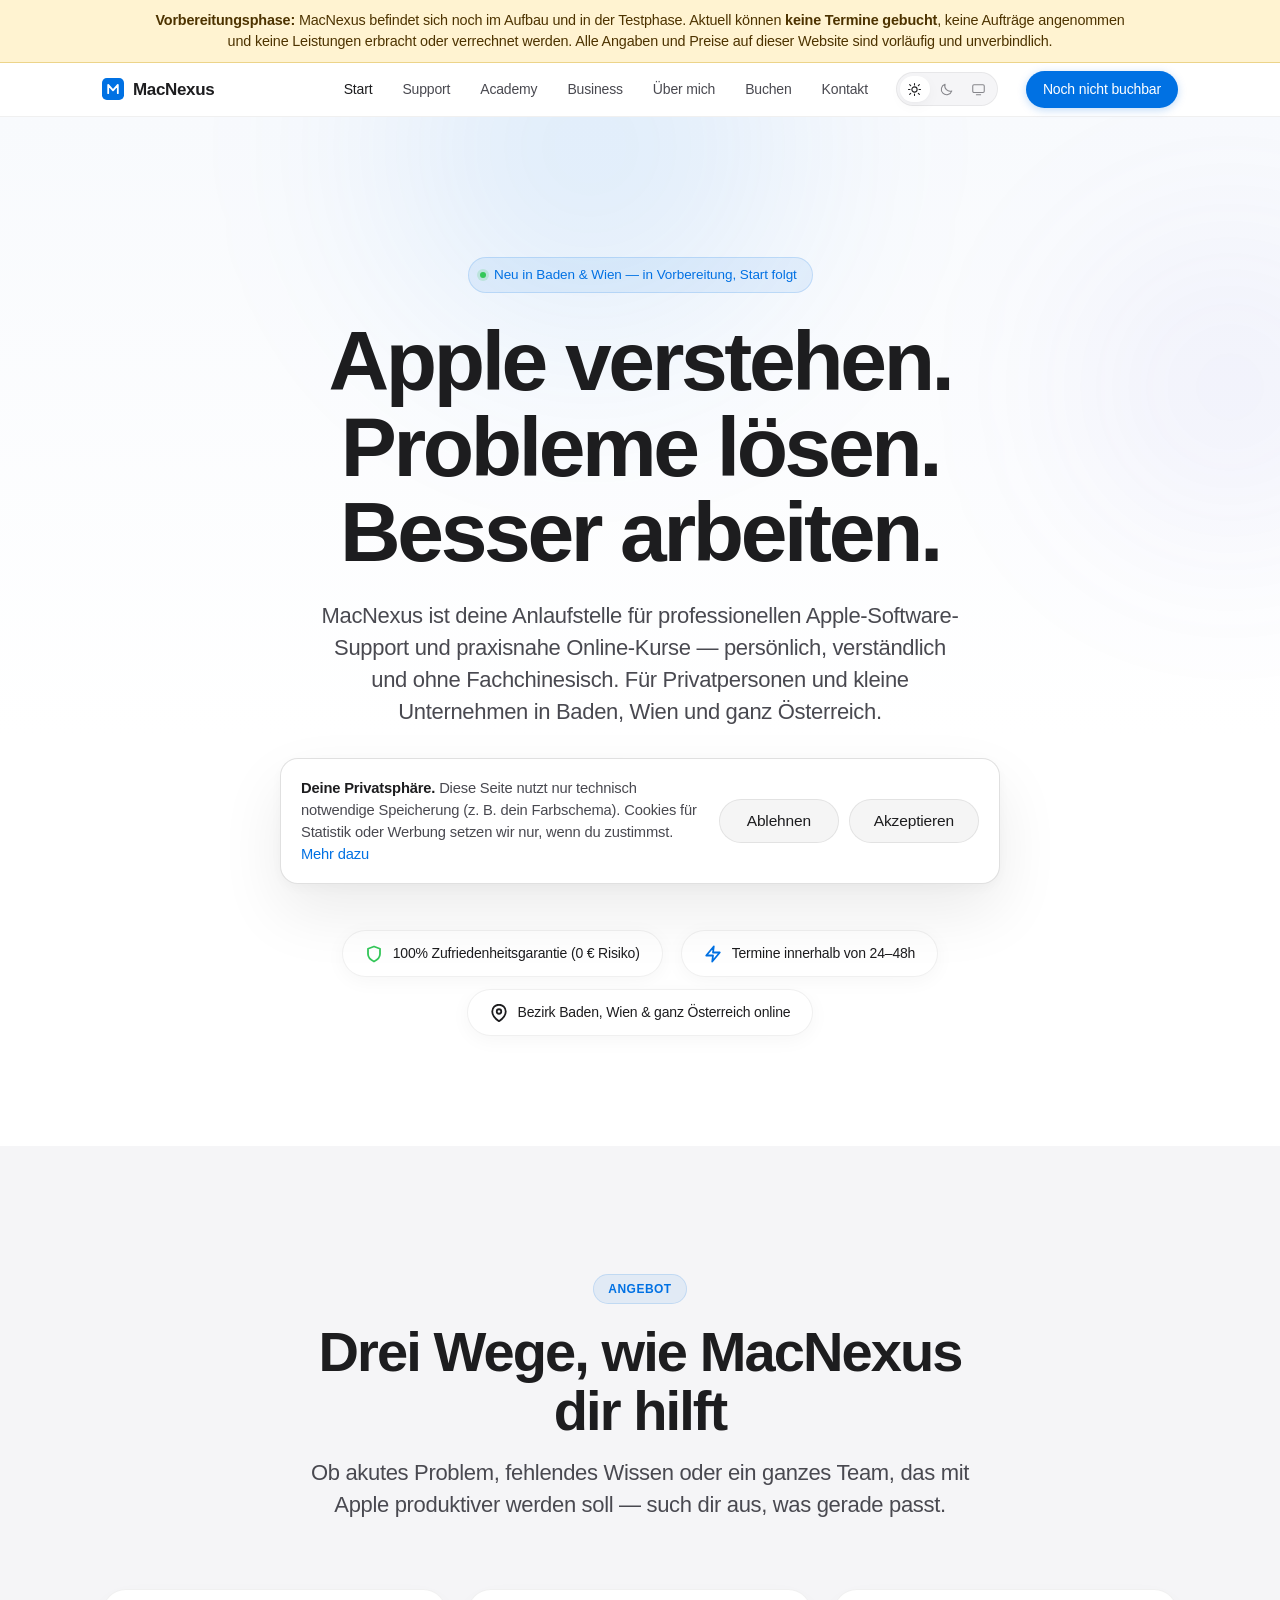
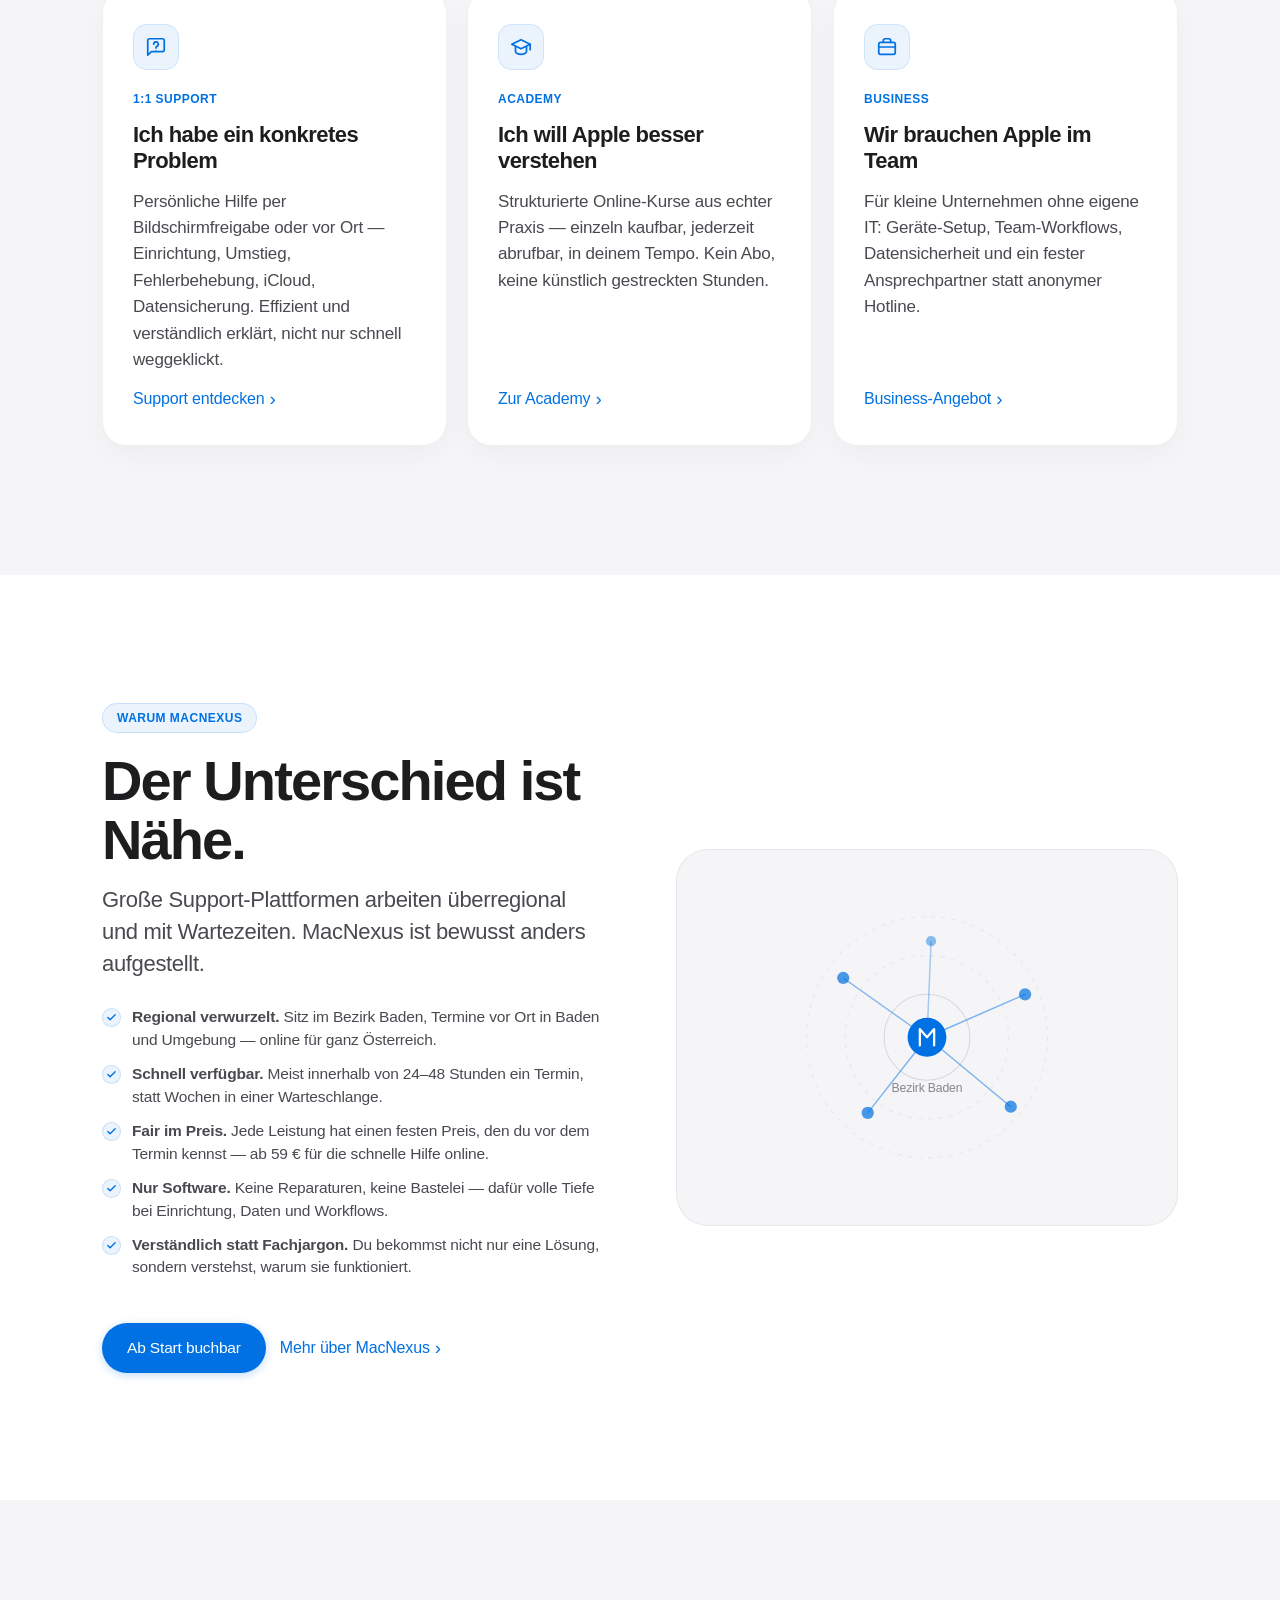
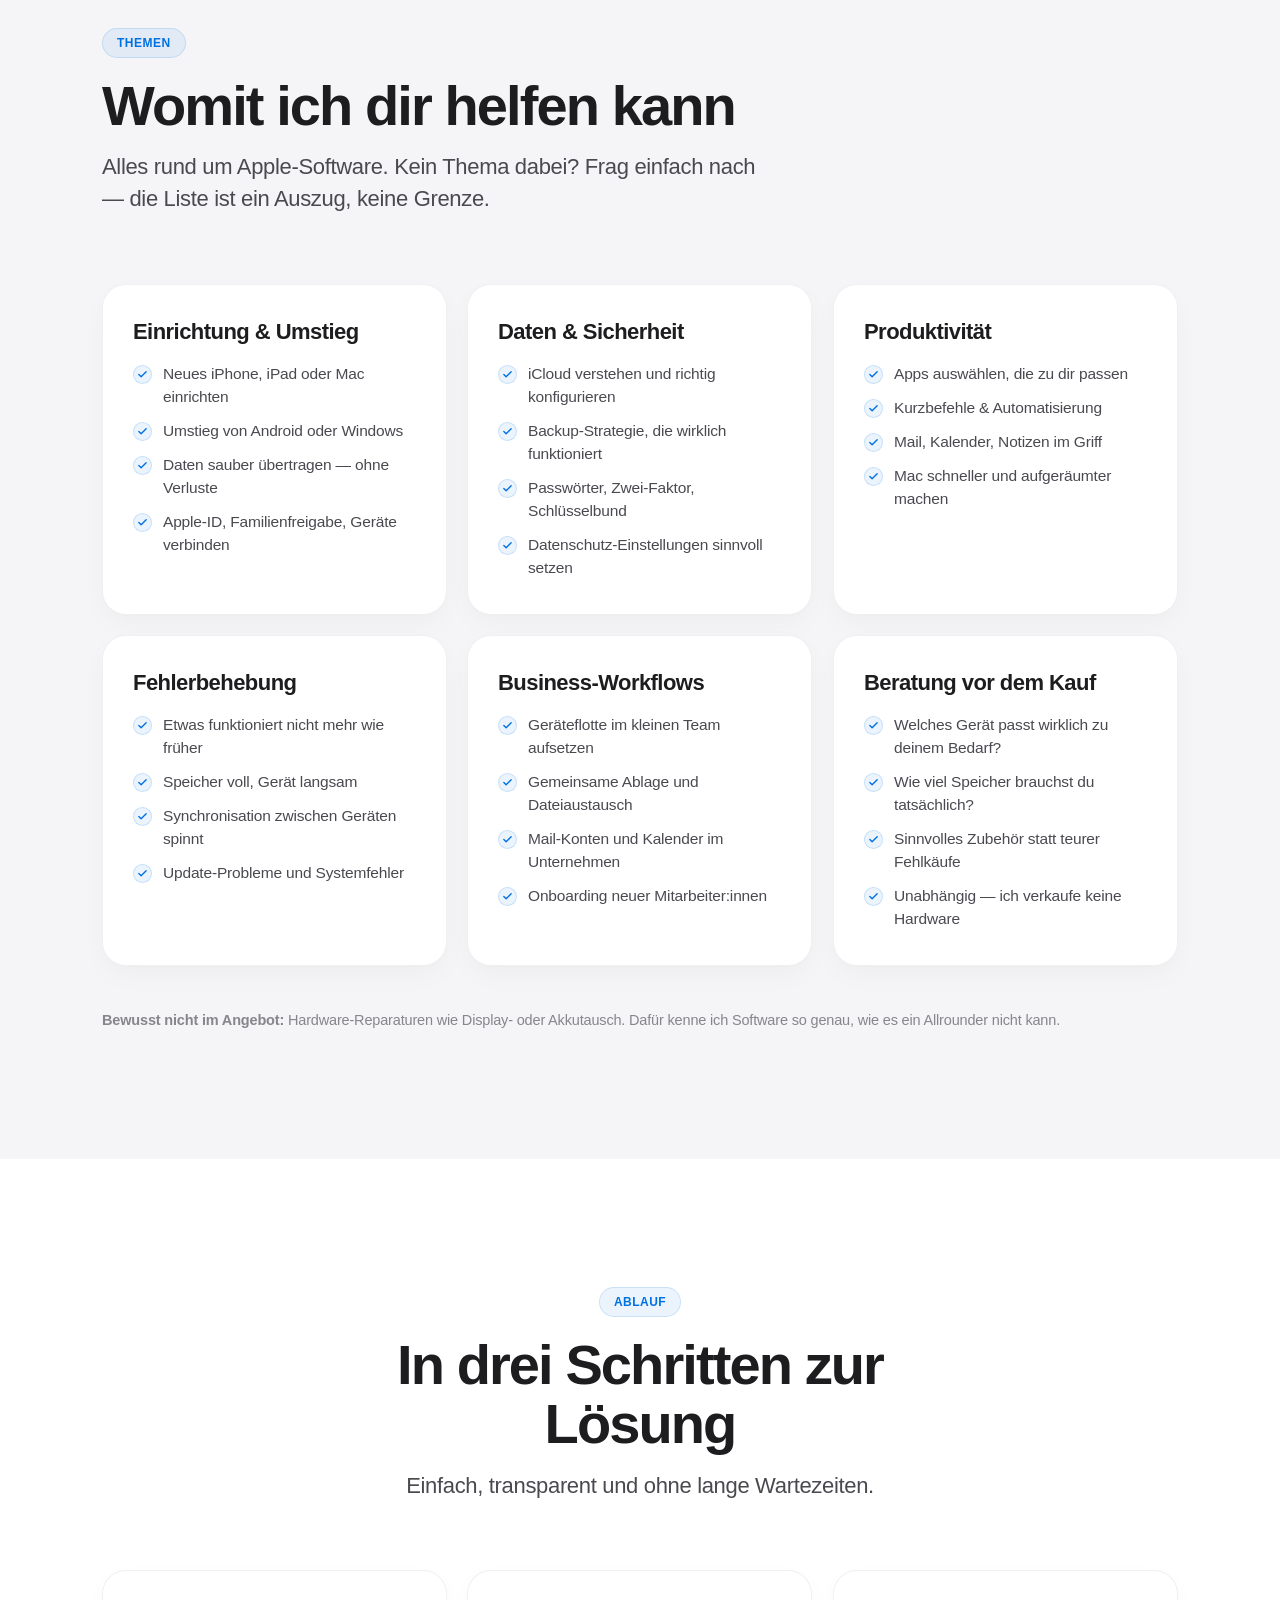
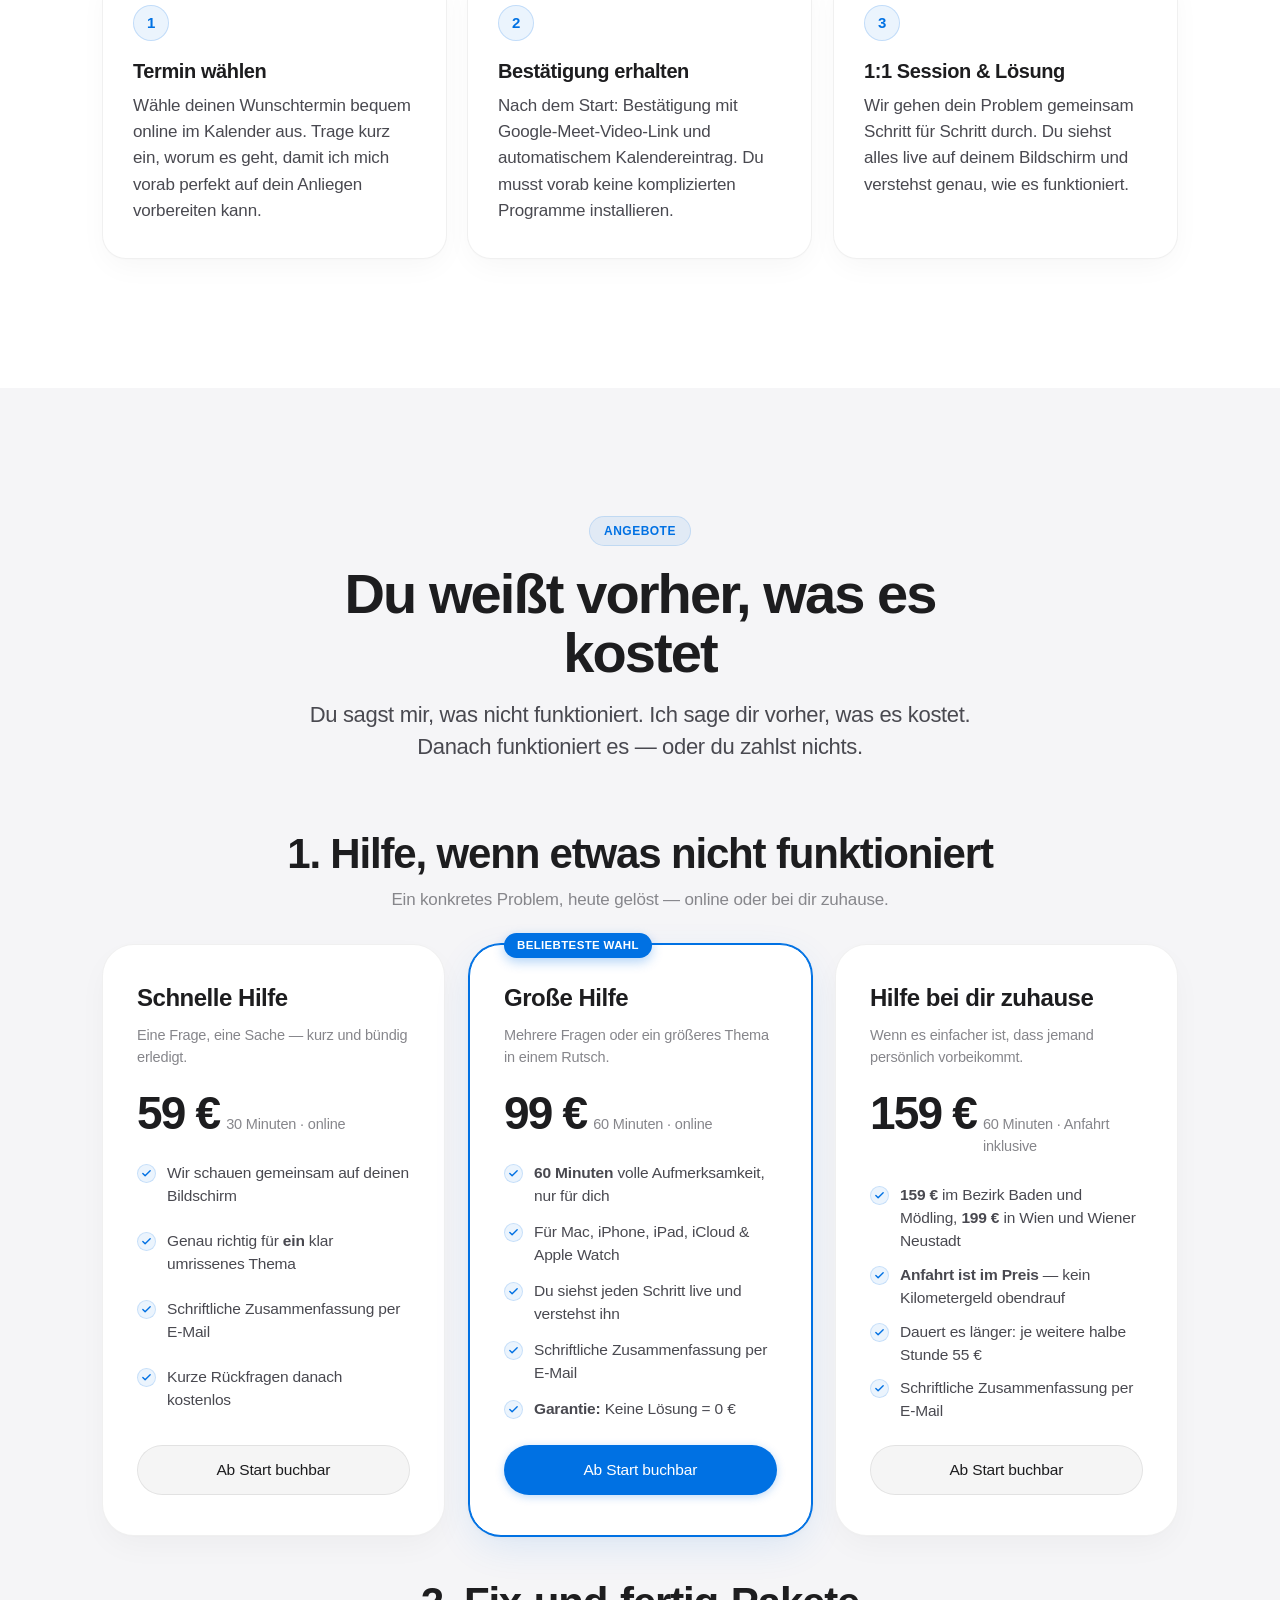
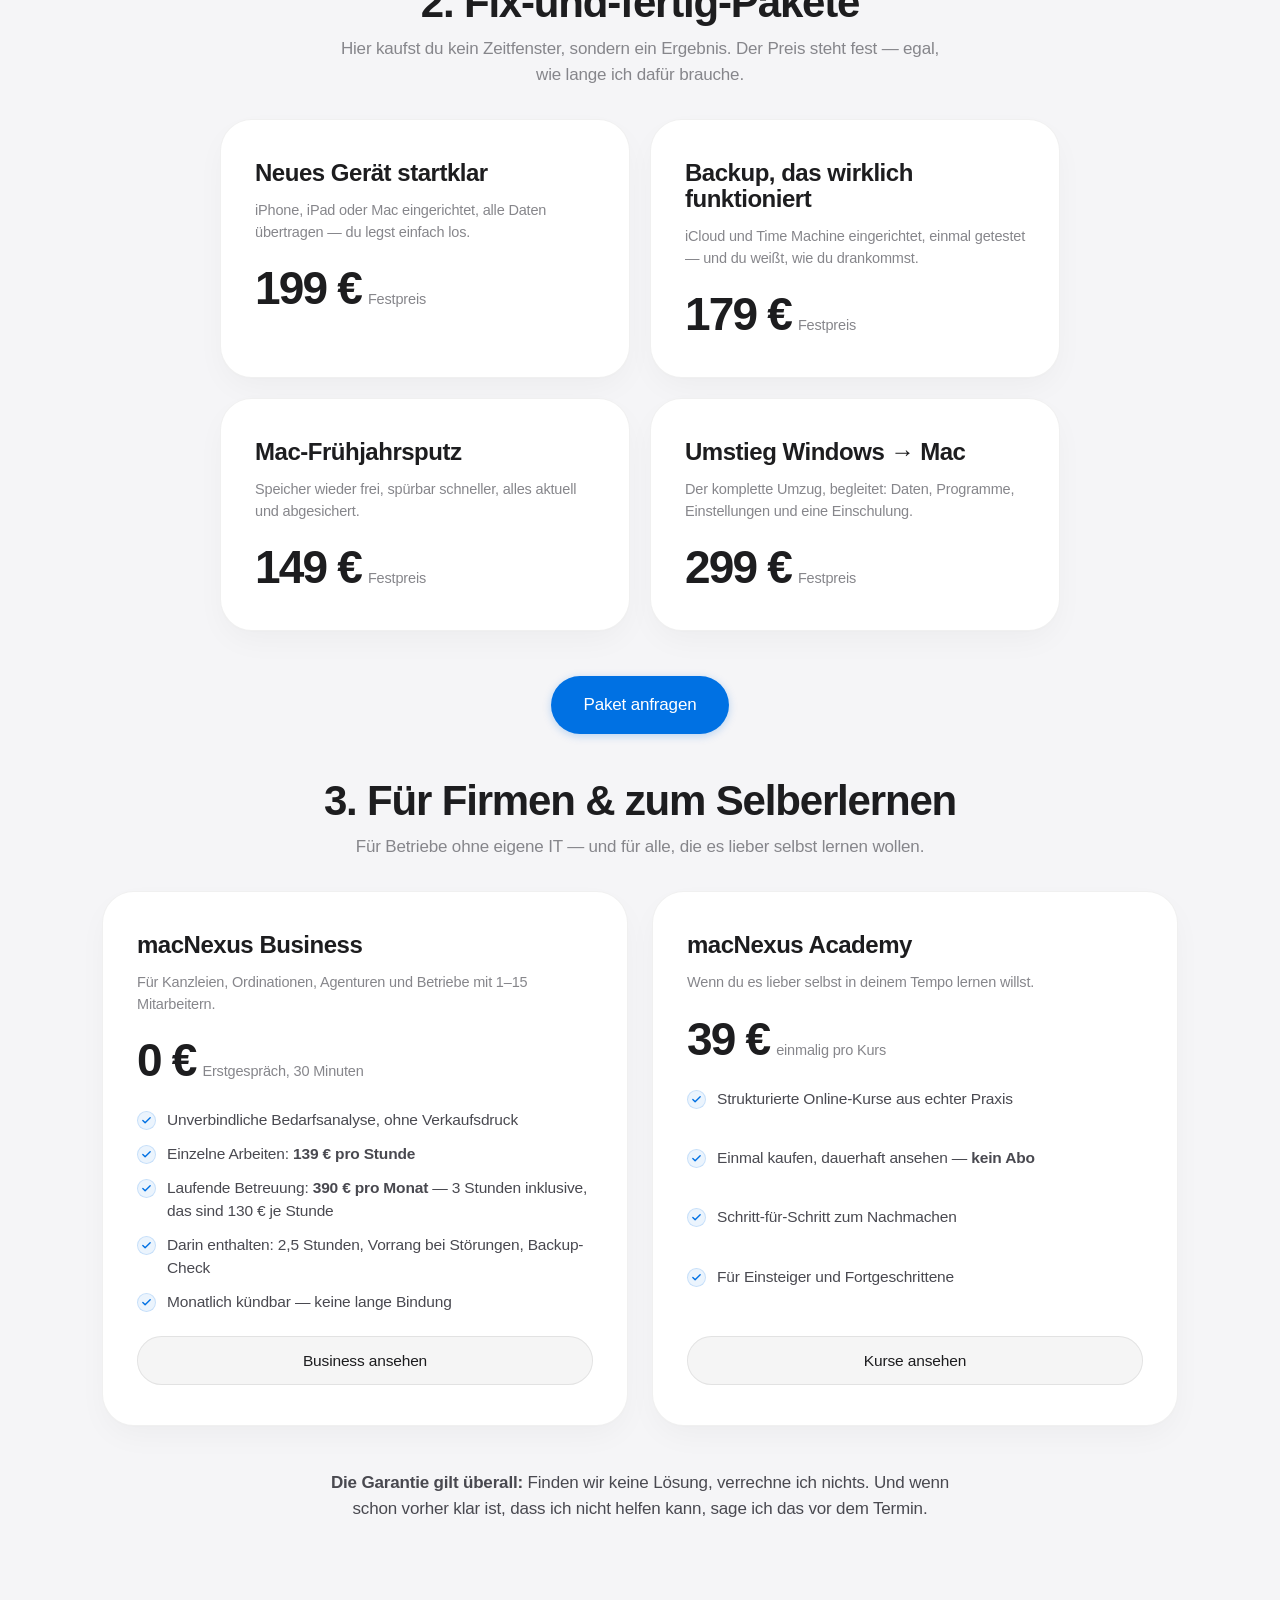
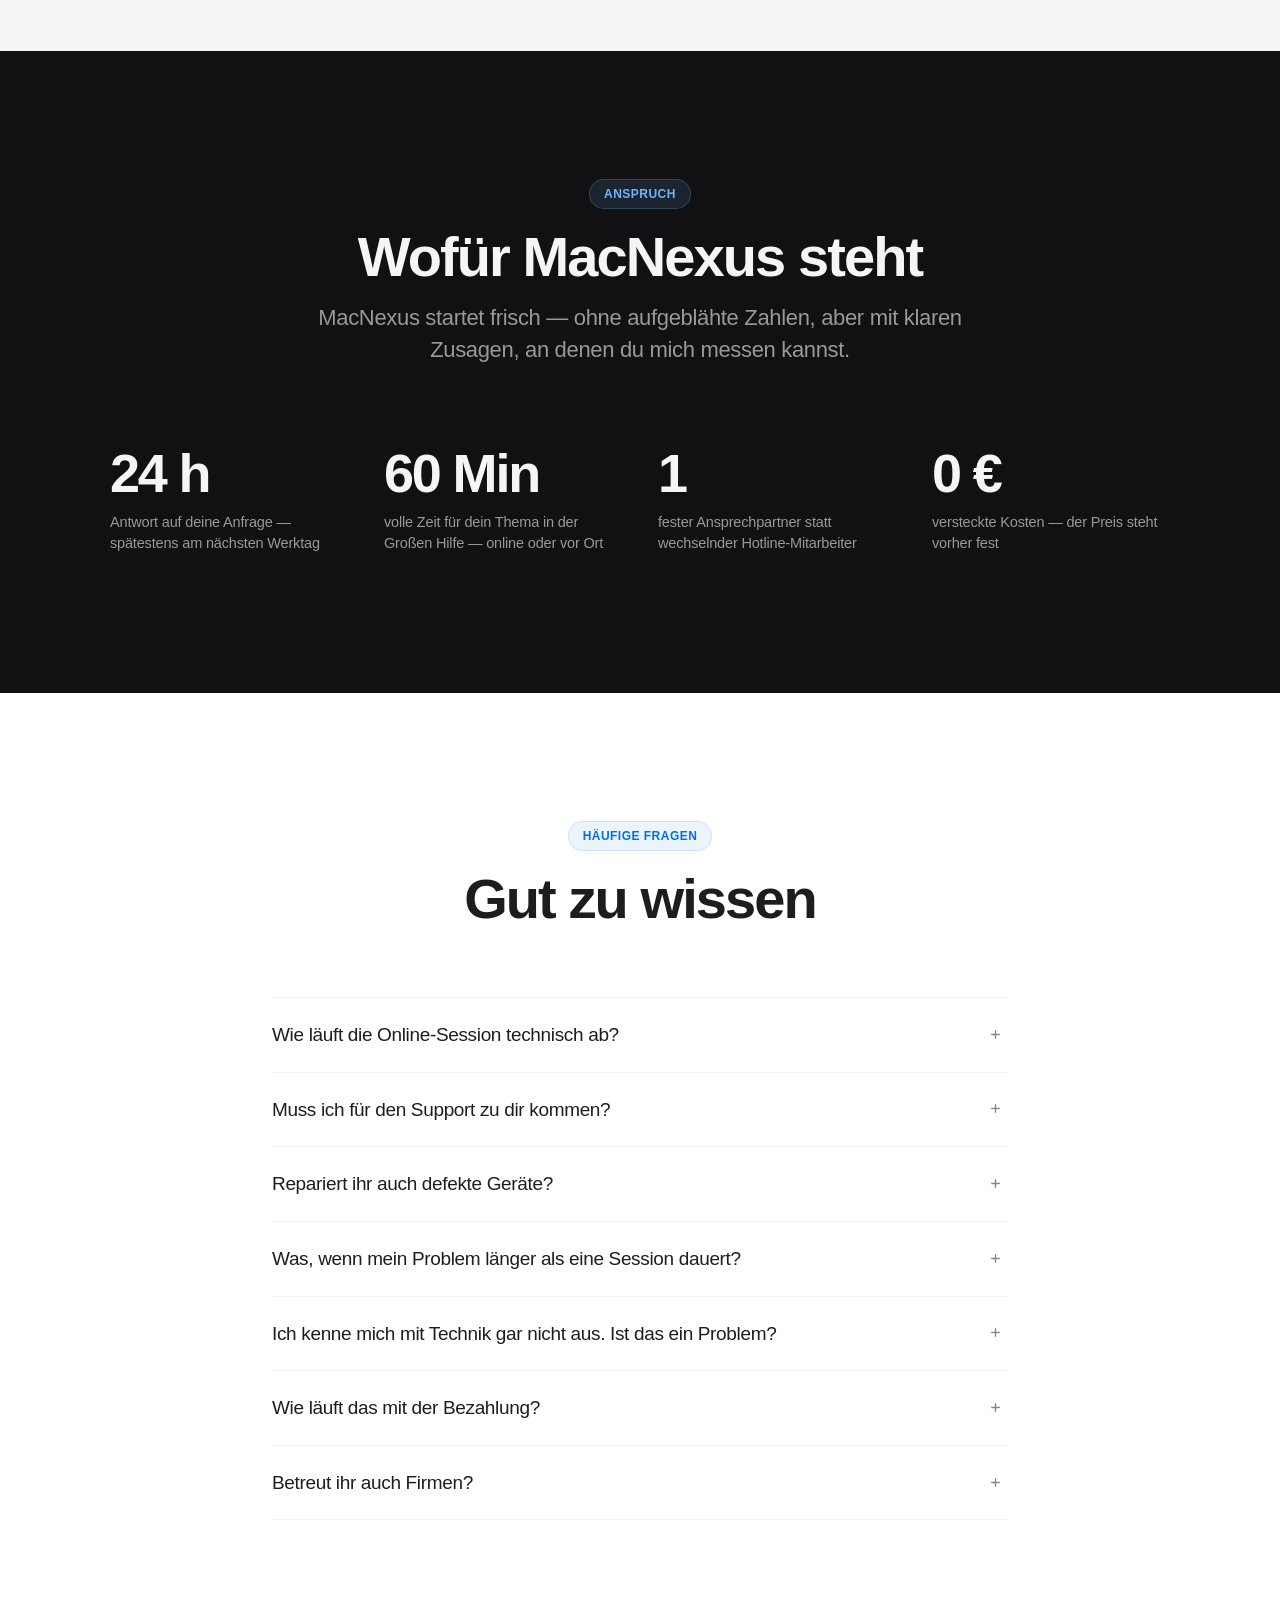
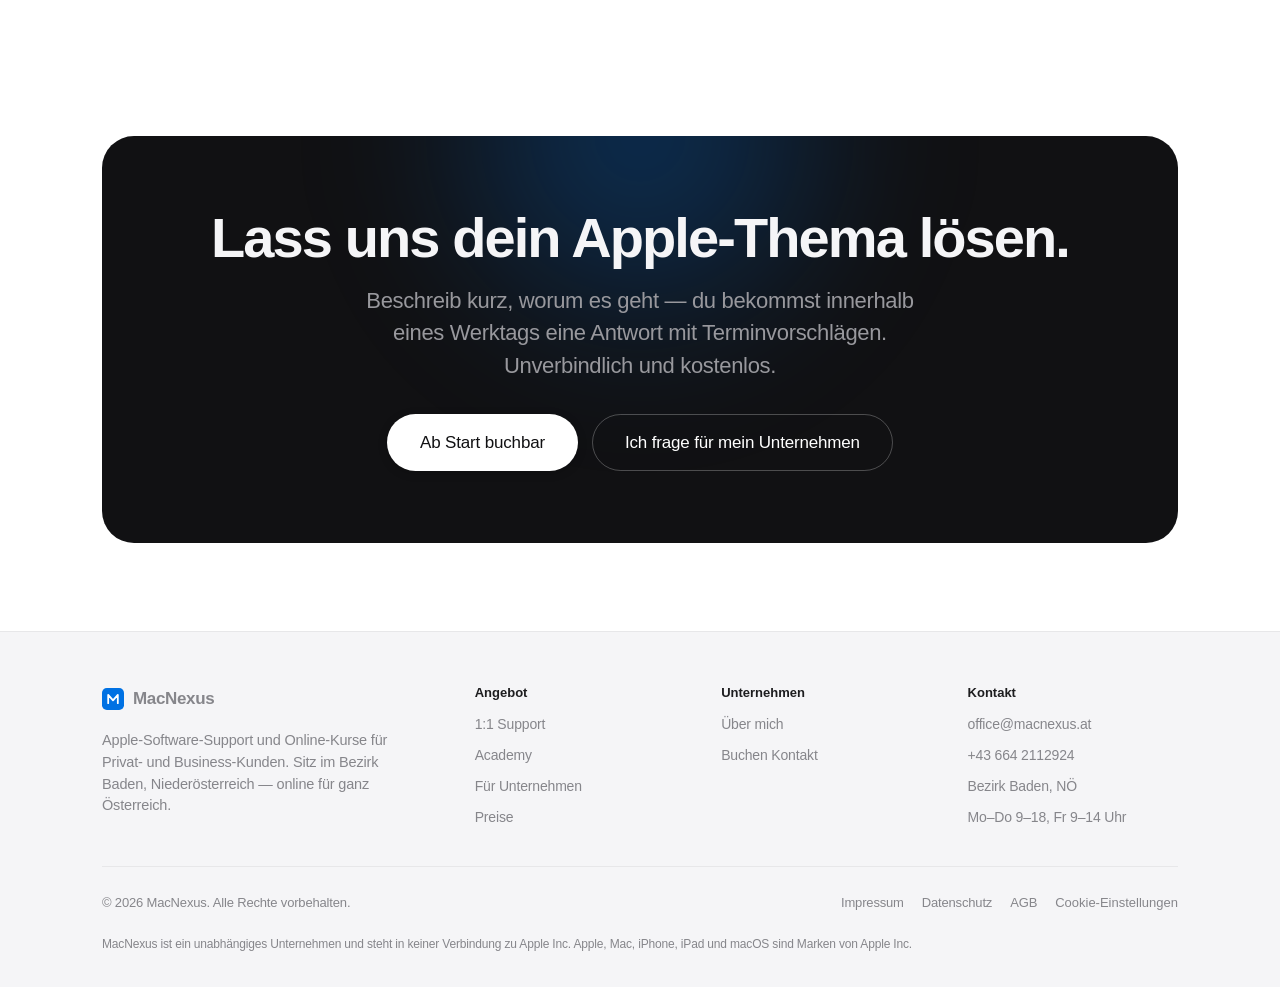
<file: index.html>
<!DOCTYPE html>
<html lang="de-AT">
<head>
<meta charset="utf-8">
<meta name="viewport" content="width=device-width, initial-scale=1">
<script>
/* Farbschema sofort setzen, damit nichts in der falschen Farbe aufblitzt */
(function(){try{var v=localStorage.getItem("macnexus-theme");
document.documentElement.setAttribute("data-theme",
(v==="light"||v==="dark"||v==="system")?v:"light");}
catch(e){document.documentElement.setAttribute("data-theme","light");}})();
</script>
<title>MacNexus — Apple Support & Academy in Baden und Wien</title>
<meta name="description" content="Persönlicher 1:1 Apple-Support und Online-Kurse für Privat- und Business-Kunden in Baden, Wien und ganz Österreich. Online-Hilfe ab 59 €, vor Ort ab 159 €, Festpreis-Pakete ab 149 € — Preis vorher bekannt.">
<meta name="theme-color" content="#ffffff" media="(prefers-color-scheme: light)">
<meta name="theme-color" content="#000000" media="(prefers-color-scheme: dark)">
<link rel="icon" href="data:image/svg+xml,%3Csvg xmlns='http://www.w3.org/2000/svg' viewBox='0 0 32 32'%3E%3Crect width='32' height='32' rx='7' fill='%230071e3'/%3E%3Cpath d='M9 22V10l7 8 7-8v12' stroke='white' stroke-width='2.6' fill='none' stroke-linecap='round' stroke-linejoin='round'/%3E%3C/svg%3E">
<link rel="stylesheet" href="assets/css/style.css?v=9">
</head>
<body>

<a class="skip-link" href="#main">Zum Inhalt springen</a>

<div class="vorb-banner" role="note">
  <p><strong>Vorbereitungsphase:</strong> MacNexus befindet sich noch im Aufbau und in der Testphase.
  Aktuell können <strong>keine Termine gebucht</strong>, keine Aufträge angenommen und keine Leistungen erbracht
  oder verrechnet werden. Alle Angaben und Preise auf dieser Website sind vorläufig und unverbindlich.</p>
</div>


<!-- ================= NAVIGATION ================= -->
<header class="nav">
  <div class="nav__inner">
    <a class="brand" href="index.html">
      <svg class="brand__mark" viewBox="0 0 32 32" aria-hidden="true">
        <rect width="32" height="32" rx="7" fill="var(--c-accent)"/>
        <path d="M9 22V10l7 8 7-8v12" stroke="#fff" stroke-width="2.6" fill="none" stroke-linecap="round" stroke-linejoin="round"/>
      </svg>
      <span class="brand__name"><strong>MacNexus</strong></span>
    </a>

    <button class="nav__toggle" aria-label="Menü öffnen" aria-expanded="false" aria-controls="nav-menu">
      <span></span>
    </button>

    <div class="nav__menu" id="nav-menu">
      <nav class="nav__links" aria-label="Hauptnavigation">
        <a href="index.html" class="is-active">Start</a>
        <a href="support.html">Support</a>
        <a href="academy.html">Academy</a>
        <a href="business.html">Business</a>
        <a href="ueber-mich.html">Über mich</a>
        <a href="buchen.html">Buchen</a>
        <a href="kontakt.html">Kontakt</a>
      </nav>
      <div class="themeswitch" role="radiogroup" aria-label="Farbschema">
        <button type="button" class="themeswitch__btn" data-theme-btn="light"
                role="radio" aria-checked="false" aria-label="Helles Design" title="Hell">
          <svg viewBox="0 0 24 24" aria-hidden="true"><circle cx="12" cy="12" r="4.2"/><path d="M12 2.4v2.4M12 19.2v2.4M4.2 4.2l1.7 1.7M18.1 18.1l1.7 1.7M2.4 12h2.4M19.2 12h2.4M4.2 19.8l1.7-1.7M18.1 5.9l1.7-1.7"/></svg>
        </button>
        <button type="button" class="themeswitch__btn" data-theme-btn="dark"
                role="radio" aria-checked="false" aria-label="Dunkles Design" title="Dunkel">
          <svg viewBox="0 0 24 24" aria-hidden="true"><path d="M20.5 14.3A8.6 8.6 0 019.7 3.5a8.6 8.6 0 1010.8 10.8z"/></svg>
        </button>
        <button type="button" class="themeswitch__btn" data-theme-btn="system"
                role="radio" aria-checked="false" aria-label="Systemeinstellung übernehmen" title="Systemangepasst">
          <svg viewBox="0 0 24 24" aria-hidden="true"><rect x="2.8" y="4.4" width="18.4" height="12.4" rx="2"/><path d="M8.6 20.4h6.8"/></svg>
        </button>
      </div>
      <a class="btn btn--primary nav__cta" href="buchen.html" data-booking="support">Noch nicht buchbar</a>
    </div>
  </div>
</header>

<main id="main">

<!-- ================= HERO ================= -->
<section class="hero">
  <div class="hero__glow hero__glow--a"></div>
  <div class="hero__glow hero__glow--b"></div>

  <div class="wrap hero__inner">
    <span class="badge reveal">
      <span class="badge__dot"></span>
      Neu in Baden &amp; Wien — in Vorbereitung, Start folgt
    </span>

    <h1 class="h-display reveal" data-reveal-delay="60">
      Apple verstehen.<br>
      Probleme lösen.<br>
      Besser arbeiten.
    </h1>

    <p class="lead reveal" data-reveal-delay="140">
      MacNexus ist deine Anlaufstelle für professionellen Apple-Software-Support
      und praxisnahe Online-Kurse — persönlich, verständlich und ohne Fachchinesisch.
      Für Privatpersonen und kleine Unternehmen in Baden, Wien und ganz Österreich.
    </p>

    <div class="btn-row center reveal" data-reveal-delay="200">
      <a class="btn btn--primary btn--lg" href="buchen.html">Ab Start buchbar</a>
      <a class="btn btn--ghost btn--lg" href="academy.html">Zur Academy</a>
    </div>

    <p class="hero__note reveal" data-reveal-delay="260">
      <span>Online-Hilfe ab 59 €</span>
      <span aria-hidden="true">·</span>
      <span>Vor Ort ab 159 €</span>
      <span aria-hidden="true">·</span>
      <span>Preis steht vorher fest</span>
    </p>

    <!-- 3 Elegante Apple Trust-Pillen (Purer Minimalismus) -->
    <div class="hero-trust-row reveal" data-reveal-delay="300">
      <div class="hero-trust-pill">
        <svg width="18" height="18" viewBox="0 0 24 24" fill="none" stroke="#34c759" stroke-width="2.4" stroke-linecap="round" stroke-linejoin="round"><path d="M12 22s8-4 8-10V5l-8-3-8 3v7c0 6 8 10 8 10z"/></svg>
        <span>100% Zufriedenheitsgarantie (0 € Risiko)</span>
      </div>
      <div class="hero-trust-pill">
        <svg width="18" height="18" viewBox="0 0 24 24" fill="none" stroke="var(--c-accent)" stroke-width="2.4" stroke-linecap="round" stroke-linejoin="round"><polygon points="13 2 3 14 12 14 11 22 21 10 12 10 13 2"/></svg>
        <span>Termine innerhalb von 24–48h</span>
      </div>
      <div class="hero-trust-pill">
        <svg width="18" height="18" viewBox="0 0 24 24" fill="none" stroke="currentColor" stroke-width="2.4" stroke-linecap="round" stroke-linejoin="round"><path d="M21 10c0 7-9 13-9 13s-9-6-9-13a9 9 0 0 1 18 0z"/><circle cx="12" cy="10" r="3"/></svg>
        <span>Bezirk Baden, Wien &amp; ganz Österreich online</span>
      </div>
    </div>
  </div>
</section>

<!-- ================= DREI WEGE ================= -->
<section class="section section--elev">
  <div class="wrap">
    <div class="section-head center reveal">
      <span class="eyebrow">Angebot</span>
      <h2 class="h-1">Drei Wege, wie MacNexus dir hilft</h2>
      <p class="lead">
        Ob akutes Problem, fehlendes Wissen oder ein ganzes Team, das
        mit Apple produktiver werden soll — such dir aus, was gerade passt.
      </p>
    </div>

    <div class="grid grid--3">
      <a class="card card--link reveal" href="support.html">
        <div class="card__icon">
          <svg viewBox="0 0 24 24" fill="none" stroke="currentColor" stroke-width="1.9" stroke-linecap="round" stroke-linejoin="round" aria-hidden="true">
            <path d="M21 15a2 2 0 0 1-2 2H7l-4 4V5a2 2 0 0 1 2-2h14a2 2 0 0 1 2 2z"/>
            <path d="M9.5 9a2.5 2.5 0 1 1 3.4 2.3c-.6.3-.9.8-.9 1.4v.3"/>
            <path d="M12 16.5h.01"/>
          </svg>
        </div>
        <span class="card__kicker">1:1 Support</span>
        <h3>Ich habe ein konkretes Problem</h3>
        <p class="body">
          Persönliche Hilfe per Bildschirmfreigabe oder vor Ort — Einrichtung,
          Umstieg, Fehlerbehebung, iCloud, Datensicherung. Effizient und
          verständlich erklärt, nicht nur schnell weggeklickt.
        </p>
        <span class="link-arrow">Support entdecken</span>
      </a>

      <a class="card card--link reveal" data-reveal-delay="90" href="academy.html">
        <div class="card__icon">
          <svg viewBox="0 0 24 24" fill="none" stroke="currentColor" stroke-width="1.9" stroke-linecap="round" stroke-linejoin="round" aria-hidden="true">
            <path d="M22 9 12 4 2 9l10 5z"/>
            <path d="M6 11.5V17c0 1.5 2.7 3 6 3s6-1.5 6-3v-5.5"/>
            <path d="M22 9v6"/>
          </svg>
        </div>
        <span class="card__kicker">Academy</span>
        <h3>Ich will Apple besser verstehen</h3>
        <p class="body">
          Strukturierte Online-Kurse aus echter Praxis — einzeln kaufbar,
          jederzeit abrufbar, in deinem Tempo. Kein Abo, keine
          künstlich gestreckten Stunden.
        </p>
        <span class="link-arrow">Zur Academy</span>
      </a>

      <a class="card card--link reveal" data-reveal-delay="180" href="business.html">
        <div class="card__icon">
          <svg viewBox="0 0 24 24" fill="none" stroke="currentColor" stroke-width="1.9" stroke-linecap="round" stroke-linejoin="round" aria-hidden="true">
            <rect x="3" y="7" width="18" height="13" rx="2"/>
            <path d="M8 7V5a2 2 0 0 1 2-2h4a2 2 0 0 1 2 2v2"/>
            <path d="M3 12h18"/>
          </svg>
        </div>
        <span class="card__kicker">Business</span>
        <h3>Wir brauchen Apple im Team</h3>
        <p class="body">
          Für kleine Unternehmen ohne eigene IT: Geräte-Setup, Team-Workflows,
          Datensicherheit und ein fester Ansprechpartner statt anonymer Hotline.
        </p>
        <span class="link-arrow">Business-Angebot</span>
      </a>
    </div>
  </div>
</section>

<!-- ================= WARUM MACNEXUS ================= -->
<section class="section">
  <div class="wrap">
    <div class="split">
      <div class="reveal">
        <span class="eyebrow">Warum MacNexus</span>
        <h2 class="h-1">Der Unterschied ist Nähe.</h2>
        <p class="lead mt-s">
          Große Support-Plattformen arbeiten überregional und mit Wartezeiten.
          MacNexus ist bewusst anders aufgestellt.
        </p>
        <ul class="ticks mt-m">
          <li><strong>Regional verwurzelt.</strong> Sitz im Bezirk Baden, Termine vor Ort in Baden und Umgebung — online für ganz Österreich.</li>
          <li><strong>Schnell verfügbar.</strong> Meist innerhalb von 24–48 Stunden ein Termin, statt Wochen in einer Warteschlange.</li>
          <li><strong>Fair im Preis.</strong> Jede Leistung hat einen festen Preis, den du vor dem Termin kennst — ab 59 € für die schnelle Hilfe online.</li>
          <li><strong>Nur Software.</strong> Keine Reparaturen, keine Bastelei — dafür volle Tiefe bei Einrichtung, Daten und Workflows.</li>
          <li><strong>Verständlich statt Fachjargon.</strong> Du bekommst nicht nur eine Lösung, sondern verstehst, warum sie funktioniert.</li>
        </ul>
        <div class="btn-row mt-l">
          <a class="btn btn--primary" href="buchen.html" data-booking="support">Ab Start buchbar</a>
          <a class="link-arrow" href="ueber-mich.html">Mehr über MacNexus</a>
        </div>
      </div>

      <div class="split__visual reveal" data-reveal-delay="120" aria-hidden="true">
        <svg viewBox="0 0 400 300" fill="none" xmlns="http://www.w3.org/2000/svg">
          <!-- Karte / Region abstrakt -->
          <circle cx="200" cy="150" r="118" stroke="var(--c-border)" stroke-width="1" stroke-dasharray="4 6"/>
          <circle cx="200" cy="150" r="80"  stroke="var(--c-border)" stroke-width="1" stroke-dasharray="4 6"/>
          <circle cx="200" cy="150" r="42"  stroke="var(--c-border-strong)" stroke-width="1"/>

          <path d="M200 150 L118 92"  stroke="var(--c-accent)" stroke-width="1.4" opacity="0.5"/>
          <path d="M200 150 L296 108" stroke="var(--c-accent)" stroke-width="1.4" opacity="0.5"/>
          <path d="M200 150 L142 224" stroke="var(--c-accent)" stroke-width="1.4" opacity="0.5"/>
          <path d="M200 150 L282 218" stroke="var(--c-accent)" stroke-width="1.4" opacity="0.5"/>
          <path d="M200 150 L204 56"  stroke="var(--c-accent)" stroke-width="1.4" opacity="0.35"/>

          <circle cx="118" cy="92"  r="6" fill="var(--c-accent)" opacity="0.7"/>
          <circle cx="296" cy="108" r="6" fill="var(--c-accent)" opacity="0.7"/>
          <circle cx="142" cy="224" r="6" fill="var(--c-accent)" opacity="0.7"/>
          <circle cx="282" cy="218" r="6" fill="var(--c-accent)" opacity="0.7"/>
          <circle cx="204" cy="56"  r="5" fill="var(--c-accent)" opacity="0.45"/>

          <circle cx="200" cy="150" r="19" fill="var(--c-accent)"/>
          <path d="M193 158v-16l7 8 7-8v16" stroke="#fff" stroke-width="2.2" fill="none" stroke-linecap="round" stroke-linejoin="round"/>

          <text x="200" y="204" text-anchor="middle" font-family="-apple-system, sans-serif"
                font-size="12" font-weight="500" fill="var(--c-text-muted)">Bezirk Baden</text>
        </svg>
      </div>
    </div>
  </div>
</section>

<!-- ================= THEMEN ================= -->
<section class="section section--elev">
  <div class="wrap">
    <div class="section-head reveal">
      <span class="eyebrow">Themen</span>
      <h2 class="h-1">Womit ich dir helfen kann</h2>
      <p class="lead">
        Alles rund um Apple-Software. Kein Thema dabei? Frag einfach nach —
        die Liste ist ein Auszug, keine Grenze.
      </p>
    </div>

    <div class="grid grid--3">
      <div class="card reveal">
        <h3>Einrichtung &amp; Umstieg</h3>
        <ul class="ticks">
          <li>Neues iPhone, iPad oder Mac einrichten</li>
          <li>Umstieg von Android oder Windows</li>
          <li>Daten sauber übertragen — ohne Verluste</li>
          <li>Apple-ID, Familienfreigabe, Geräte verbinden</li>
        </ul>
      </div>

      <div class="card reveal" data-reveal-delay="80">
        <h3>Daten &amp; Sicherheit</h3>
        <ul class="ticks">
          <li>iCloud verstehen und richtig konfigurieren</li>
          <li>Backup-Strategie, die wirklich funktioniert</li>
          <li>Passwörter, Zwei-Faktor, Schlüsselbund</li>
          <li>Datenschutz-Einstellungen sinnvoll setzen</li>
        </ul>
      </div>

      <div class="card reveal" data-reveal-delay="160">
        <h3>Produktivität</h3>
        <ul class="ticks">
          <li>Apps auswählen, die zu dir passen</li>
          <li>Kurzbefehle &amp; Automatisierung</li>
          <li>Mail, Kalender, Notizen im Griff</li>
          <li>Mac schneller und aufgeräumter machen</li>
        </ul>
      </div>

      <div class="card reveal">
        <h3>Fehlerbehebung</h3>
        <ul class="ticks">
          <li>Etwas funktioniert nicht mehr wie früher</li>
          <li>Speicher voll, Gerät langsam</li>
          <li>Synchronisation zwischen Geräten spinnt</li>
          <li>Update-Probleme und Systemfehler</li>
        </ul>
      </div>

      <div class="card reveal" data-reveal-delay="80">
        <h3>Business-Workflows</h3>
        <ul class="ticks">
          <li>Geräteflotte im kleinen Team aufsetzen</li>
          <li>Gemeinsame Ablage und Dateiaustausch</li>
          <li>Mail-Konten und Kalender im Unternehmen</li>
          <li>Onboarding neuer Mitarbeiter:innen</li>
        </ul>
      </div>

      <div class="card reveal" data-reveal-delay="160">
        <h3>Beratung vor dem Kauf</h3>
        <ul class="ticks">
          <li>Welches Gerät passt wirklich zu deinem Bedarf?</li>
          <li>Wie viel Speicher brauchst du tatsächlich?</li>
          <li>Sinnvolles Zubehör statt teurer Fehlkäufe</li>
          <li>Unabhängig — ich verkaufe keine Hardware</li>
        </ul>
      </div>
    </div>

    <p class="body-sm mt-l reveal">
      <strong>Bewusst nicht im Angebot:</strong> Hardware-Reparaturen wie Display- oder
      Akkutausch. Dafür kenne ich Software so genau, wie es ein Allrounder nicht kann.
    </p>
  </div>
</section>

<!-- ================= ABLAUF ================= -->
<section class="section">
  <div class="wrap">
    <div class="section-head center reveal">
      <span class="eyebrow">Ablauf</span>
      <h2 class="h-1">In drei Schritten zur Lösung</h2>
      <p class="lead">Einfach, transparent und ohne lange Wartezeiten.</p>
    </div>

    <div class="steps">
      <div class="step reveal">
        <div class="step__num">1</div>
        <h3>Termin wählen</h3>
        <p class="body">
          Wähle deinen Wunschtermin bequem online im Kalender aus.
          Trage kurz ein, worum es geht, damit ich mich vorab perfekt auf
          dein Anliegen vorbereiten kann.
        </p>
      </div>
      <div class="step reveal" data-reveal-delay="100">
        <div class="step__num">2</div>
        <h3>Bestätigung erhalten</h3>
        <p class="body">
          Nach dem Start: Bestätigung mit Google-Meet-Video-Link
          und automatischem Kalendereintrag. Du musst vorab keine komplizierten
          Programme installieren.
        </p>
      </div>
      <div class="step reveal" data-reveal-delay="200">
        <div class="step__num">3</div>
        <h3>1:1 Session &amp; Lösung</h3>
        <p class="body">
          Wir gehen dein Problem gemeinsam Schritt für Schritt durch.
          Du siehst alles live auf deinem Bildschirm und verstehst genau,
          wie es funktioniert.
        </p>
      </div>
    </div>
  </div>
</section>

<!-- ================= PREISE ================= -->
<section class="section section--elev" id="preise">
  <div class="wrap">
    <div class="section-head center reveal">
      <span class="eyebrow">Angebote</span>
      <h2 class="h-1">Du weißt vorher, was es kostet</h2>
      <p class="lead">
        Du sagst mir, was nicht funktioniert. Ich sage dir vorher, was es kostet.
        Danach funktioniert es — oder du zahlst nichts.
      </p>
    </div>

    <h3 class="h-2 center mt-l reveal">1. Hilfe, wenn etwas nicht funktioniert</h3>
    <p class="body center reveal" style="color:var(--c-text-muted);margin:10px auto 30px;max-width:620px">
      Ein konkretes Problem, heute gelöst — online oder bei dir zuhause.
    </p>

    <div class="price-grid">
      <div class="price-card reveal">
        <div>
          <h3 class="h-3">Schnelle Hilfe</h3>
          <p class="body-sm mt-s">Eine Frage, eine Sache — kurz und bündig erledigt.</p>
        </div>
        <div class="price-card__amount">
          <b>59&nbsp;€</b>
          <span>30 Minuten · online</span>
        </div>
        <ul class="ticks">
          <li>Wir schauen gemeinsam auf deinen Bildschirm</li>
          <li>Genau richtig für <strong>ein</strong> klar umrissenes Thema</li>
          <li>Schriftliche Zusammenfassung per E-Mail</li>
          <li>Kurze Rückfragen danach kostenlos</li>
        </ul>
        <a class="btn btn--ghost btn--block" href="buchen.html">Ab Start buchbar</a>
      </div>

      <div class="price-card price-card--featured reveal" data-reveal-delay="80">
        <span class="price-card__tag">Beliebteste Wahl</span>
        <div>
          <h3 class="h-3">Große Hilfe</h3>
          <p class="body-sm mt-s">Mehrere Fragen oder ein größeres Thema in einem Rutsch.</p>
        </div>
        <div class="price-card__amount">
          <b>99&nbsp;€</b>
          <span>60 Minuten · online</span>
        </div>
        <ul class="ticks">
          <li><strong>60 Minuten</strong> volle Aufmerksamkeit, nur für dich</li>
          <li>Für Mac, iPhone, iPad, iCloud &amp; Apple Watch</li>
          <li>Du siehst jeden Schritt live und verstehst ihn</li>
          <li>Schriftliche Zusammenfassung per E-Mail</li>
          <li><strong>Garantie:</strong> Keine Lösung = 0 €</li>
        </ul>
        <a class="btn btn--primary btn--block" href="buchen.html">Ab Start buchbar</a>
      </div>

      <div class="price-card reveal" data-reveal-delay="160">
        <div>
          <h3 class="h-3">Hilfe bei dir zuhause</h3>
          <p class="body-sm mt-s">Wenn es einfacher ist, dass jemand persönlich vorbeikommt.</p>
        </div>
        <div class="price-card__amount">
          <b>159&nbsp;€</b>
          <span>60 Minuten · Anfahrt inklusive</span>
        </div>
        <ul class="ticks">
          <li><strong>159 €</strong> im Bezirk Baden und Mödling, <strong>199 €</strong> in Wien und Wiener Neustadt</li>
          <li><strong>Anfahrt ist im Preis</strong> — kein Kilometergeld obendrauf</li>
          <li>Dauert es länger: je weitere halbe Stunde 55 €</li>
          <li>Schriftliche Zusammenfassung per E-Mail</li>
        </ul>
        <a class="btn btn--ghost btn--block" href="buchen.html">Ab Start buchbar</a>
      </div>
    </div>

    <h3 class="h-2 center mt-l reveal">2. Fix-und-fertig-Pakete</h3>
    <p class="body center reveal" style="color:var(--c-text-muted);margin:10px auto 30px;max-width:620px">
      Hier kaufst du kein Zeitfenster, sondern ein Ergebnis. Der Preis steht fest —
      egal, wie lange ich dafür brauche.
    </p>

    <div class="grid grid--2" style="max-width:840px;margin-inline:auto">
      <div class="price-card reveal">
        <div>
          <h3 class="h-3">Neues Gerät startklar</h3>
          <p class="body-sm mt-s">iPhone, iPad oder Mac eingerichtet, alle Daten übertragen — du legst einfach los.</p>
        </div>
        <div class="price-card__amount">
          <b>199&nbsp;€</b>
          <span>Festpreis</span>
        </div>
      </div>

      <div class="price-card reveal" data-reveal-delay="80">
        <div>
          <h3 class="h-3">Backup, das wirklich funktioniert</h3>
          <p class="body-sm mt-s">iCloud und Time Machine eingerichtet, einmal getestet — und du weißt, wie du drankommst.</p>
        </div>
        <div class="price-card__amount">
          <b>179&nbsp;€</b>
          <span>Festpreis</span>
        </div>
      </div>

      <div class="price-card reveal" data-reveal-delay="160">
        <div>
          <h3 class="h-3">Mac-Frühjahrsputz</h3>
          <p class="body-sm mt-s">Speicher wieder frei, spürbar schneller, alles aktuell und abgesichert.</p>
        </div>
        <div class="price-card__amount">
          <b>149&nbsp;€</b>
          <span>Festpreis</span>
        </div>
      </div>

      <div class="price-card reveal" data-reveal-delay="240">
        <div>
          <h3 class="h-3">Umstieg Windows → Mac</h3>
          <p class="body-sm mt-s">Der komplette Umzug, begleitet: Daten, Programme, Einstellungen und eine Einschulung.</p>
        </div>
        <div class="price-card__amount">
          <b>299&nbsp;€</b>
          <span>Festpreis</span>
        </div>
      </div>
    </div>

    <div class="center mt-l reveal">
      <a class="btn btn--primary btn--lg" href="kontakt.html">Paket anfragen</a>
    </div>

    <h3 class="h-2 center mt-l reveal">3. Für Firmen &amp; zum Selberlernen</h3>
    <p class="body center reveal" style="color:var(--c-text-muted);margin:10px auto 30px;max-width:620px">
      Für Betriebe ohne eigene IT — und für alle, die es lieber selbst lernen wollen.
    </p>

    <div class="price-grid">
      <div class="price-card reveal">
        <div>
          <h3 class="h-3">macNexus Business</h3>
          <p class="body-sm mt-s">Für Kanzleien, Ordinationen, Agenturen und Betriebe mit 1–15 Mitarbeitern.</p>
        </div>
        <div class="price-card__amount">
          <b>0&nbsp;€</b>
          <span>Erstgespräch, 30 Minuten</span>
        </div>
        <ul class="ticks">
          <li>Unverbindliche Bedarfsanalyse, ohne Verkaufsdruck</li>
          <li>Einzelne Arbeiten: <strong>139 € pro Stunde</strong></li>
          <li>Laufende Betreuung: <strong>390 € pro Monat</strong> — 3 Stunden inklusive, das sind 130 € je Stunde</li>
          <li>Darin enthalten: 2,5 Stunden, Vorrang bei Störungen, Backup-Check</li>
          <li>Monatlich kündbar — keine lange Bindung</li>
        </ul>
        <a class="btn btn--ghost btn--block" href="business.html">Business ansehen</a>
      </div>

      <div class="price-card reveal" data-reveal-delay="80">
        <div>
          <h3 class="h-3">macNexus Academy</h3>
          <p class="body-sm mt-s">Wenn du es lieber selbst in deinem Tempo lernen willst.</p>
        </div>
        <div class="price-card__amount">
          <b>39&nbsp;€</b>
          <span>einmalig pro Kurs</span>
        </div>
        <ul class="ticks">
          <li>Strukturierte Online-Kurse aus echter Praxis</li>
          <li>Einmal kaufen, dauerhaft ansehen — <strong>kein Abo</strong></li>
          <li>Schritt-für-Schritt zum Nachmachen</li>
          <li>Für Einsteiger und Fortgeschrittene</li>
        </ul>
        <a class="btn btn--ghost btn--block" href="academy.html">Kurse ansehen</a>
      </div>
    </div>

    <p class="body center mt-l reveal" style="max-width:640px;margin-inline:auto">
      <strong>Die Garantie gilt überall:</strong> Finden wir keine Lösung, verrechne ich nichts.
      Und wenn schon vorher klar ist, dass ich nicht helfen kann, sage ich das vor dem Termin.
    </p>
  </div>
</section>

<!-- ================= VERSPRECHEN / ZAHLEN ================= -->
<section class="section section--ink">
  <div class="wrap">
    <div class="section-head center reveal">
      <span class="eyebrow">Anspruch</span>
      <h2 class="h-1">Wofür MacNexus steht</h2>
      <p class="lead">
        MacNexus startet frisch — ohne aufgeblähte Zahlen, aber mit klaren
        Zusagen, an denen du mich messen kannst.
      </p>
    </div>

    <div class="stats">
      <div class="stat reveal">
        <div class="stat__num">24&nbsp;h</div>
        <p class="stat__label">Antwort auf deine Anfrage — spätestens am nächsten Werktag</p>
      </div>
      <div class="stat reveal" data-reveal-delay="80">
        <div class="stat__num">60&nbsp;Min</div>
        <p class="stat__label">volle Zeit für dein Thema in der Großen Hilfe — online oder vor Ort</p>
      </div>
      <div class="stat reveal" data-reveal-delay="160">
        <div class="stat__num">1</div>
        <p class="stat__label">fester Ansprechpartner statt wechselnder Hotline-Mitarbeiter</p>
      </div>
      <div class="stat reveal" data-reveal-delay="240">
        <div class="stat__num">0&nbsp;€</div>
        <p class="stat__label">versteckte Kosten — der Preis steht vorher fest</p>
      </div>
    </div>
  </div>
</section>

<!-- ================= FAQ ================= -->
<section class="section">
  <div class="wrap wrap--narrow">
    <div class="section-head center reveal">
      <span class="eyebrow">Häufige Fragen</span>
      <h2 class="h-1">Gut zu wissen</h2>
    </div>

    <div class="faq reveal">
      <div class="faq__item">
        <button class="faq__q" aria-expanded="false">Wie läuft die Online-Session technisch ab?</button>
        <div class="faq__a"><div>
          <p class="body">
            Ganz entspannt: Du klickst zum gebuchten Termin einfach auf den Google Meet Link in deiner Kalender-Einladung. Im Videocall teilst du deinen Bildschirm mit einem Klick oder wir nutzen die sichere, in macOS integrierte Apple-Bildschirmfreigabe. Du musst nichts extra installieren.
          </p>
        </div></div>
      </div>

      <div class="faq__item">
        <button class="faq__q" aria-expanded="false">Muss ich für den Support zu dir kommen?</button>
        <div class="faq__a"><div>
          <p class="body">
            Nein. Die meisten Sessions laufen online per Bildschirmfreigabe —
            das funktioniert erfahrungsgemäß genauso gut und spart dir die Anfahrt.
            Im Bezirk Baden und näherer Umgebung sind auf Wunsch auch Termine
            vor Ort möglich.
          </p>
        </div></div>
      </div>

      <div class="faq__item">
        <button class="faq__q" aria-expanded="false">Repariert ihr auch defekte Geräte?</button>
        <div class="faq__a"><div>
          <p class="body">
            Bewusst nicht. MacNexus ist auf Software spezialisiert: Einrichtung,
            Daten, iCloud, Workflows, Fehlerbehebung auf System-Ebene. Bei einem
            Hardware-Defekt — Display, Akku, Wasserschaden — sage ich dir ehrlich,
            dass du damit besser bei einem autorisierten Servicepartner aufgehoben bist.
          </p>
        </div></div>
      </div>

      <div class="faq__item">
        <button class="faq__q" aria-expanded="false">Was, wenn mein Problem länger als eine Session dauert?</button>
        <div class="faq__a"><div>
          <p class="body">
            Das sage ich dir gleich zu Beginn, sobald der Umfang klar ist —
            nicht erst, wenn die Zeit abgelaufen ist. In der Regel lässt sich
            ein Thema pro Session sauber abschließen. Bei größeren Vorhaben
            planen wir gemeinsam, was sinnvoll ist.
          </p>
        </div></div>
      </div>

      <div class="faq__item">
        <button class="faq__q" aria-expanded="false">Ich kenne mich mit Technik gar nicht aus. Ist das ein Problem?</button>
        <div class="faq__a"><div>
          <p class="body">
            Im Gegenteil — genau dafür gibt es MacNexus. Es gibt keine dummen Fragen,
            und ich erkläre in normaler Sprache statt in Fachbegriffen. Du sollst
            nachher nicht nur ein funktionierendes Gerät haben, sondern auch verstehen,
            was passiert ist.
          </p>
        </div></div>
      </div>

      <div class="faq__item">
        <button class="faq__q" aria-expanded="false">Wie läuft das mit der Bezahlung?</button>
        <div class="faq__a"><div>
          <p class="body">
            Nach der Session bekommst du eine ordentliche Rechnung per E-Mail,
            zahlbar per Überweisung. Der Preis steht vorher fest — es kommt
            nichts dazu, was nicht vorher besprochen wurde.
          </p>
        </div></div>
      </div>

      <div class="faq__item">
        <button class="faq__q" aria-expanded="false">Betreut ihr auch Firmen?</button>
        <div class="faq__a"><div>
          <p class="body">
            Ja, das ist sogar ein Schwerpunkt. Gerade kleine Unternehmen ohne
            eigene IT-Abteilung profitieren davon, einen festen Ansprechpartner
            für ihre Apple-Geräte zu haben. Details findest du auf der
            <a href="business.html">Business-Seite</a>.
          </p>
        </div></div>
      </div>
    </div>
  </div>
</section>

<!-- ================= CTA ================= -->
<section class="section section--tight">
  <div class="wrap">
    <div class="cta-band reveal">
      <div class="cta-band__glow"></div>
      <h2 class="h-1">Lass uns dein Apple-Thema lösen.</h2>
      <p class="lead">
        Beschreib kurz, worum es geht — du bekommst innerhalb eines Werktags
        eine Antwort mit Terminvorschlägen. Unverbindlich und kostenlos.
      </p>
      <div class="btn-row">
        <a class="btn btn--on-ink btn--lg" href="buchen.html" data-booking="support">Ab Start buchbar</a>
        <a class="btn btn--lg" style="color:#fff;border-color:rgba(255,255,255,.25)" href="business.html">Ich frage für mein Unternehmen</a>
      </div>
    </div>
  </div>
</section>

</main>

<!-- ================= FOOTER ================= -->
<footer class="footer">
  <div class="wrap">
    <div class="footer__grid">
      <div class="footer__about">
        <a class="brand" href="index.html">
          <svg class="brand__mark" viewBox="0 0 32 32" aria-hidden="true">
            <rect width="32" height="32" rx="7" fill="var(--c-accent)"/>
            <path d="M9 22V10l7 8 7-8v12" stroke="#fff" stroke-width="2.6" fill="none" stroke-linecap="round" stroke-linejoin="round"/>
          </svg>
          <span class="brand__name"><strong>MacNexus</strong></span>
        </a>
        <p class="body-sm">
          Apple-Software-Support und Online-Kurse für Privat- und Business-Kunden.
          Sitz im Bezirk Baden, Niederösterreich — online für ganz Österreich.
        </p>
      </div>

      <div>
        <h4>Angebot</h4>
        <ul>
          <li><a href="support.html">1:1 Support</a></li>
          <li><a href="academy.html">Academy</a></li>
          <li><a href="business.html">Für Unternehmen</a></li>
          <li><a href="index.html#preise">Preise</a></li>
        </ul>
      </div>

      <div>
        <h4>Unternehmen</h4>
        <ul>
          <li><a href="ueber-mich.html">Über mich</a></li>
          <li><a href="buchen.html">Buchen</a>
        <a href="kontakt.html">Kontakt</a></li>
        </ul>
      </div>

      <div>
        <h4>Kontakt</h4>
        <ul>
          <li><a href="mailto:office@macnexus.at">office@macnexus.at</a></li>
          <li><a href="tel:+436642112924">+43 664 2112924</a></li>
          <li><span style="color:var(--c-text-muted)">Bezirk Baden, NÖ</span></li>
          <li><span style="color:var(--c-text-muted)">Mo–Do 9–18, Fr 9–14 Uhr</span></li>
        </ul>
      </div>
    </div>

    <div class="footer__bottom">
      <span>© <span data-year>2026</span> MacNexus. Alle Rechte vorbehalten.</span>
      <div class="footer__legal">
        <a href="impressum.html">Impressum</a>
        <a href="datenschutz.html">Datenschutz</a>
        <a href="agb.html">AGB</a>
        <button type="button" class="link-btn" data-cookie-settings>Cookie-Einstellungen</button>
      </div>
    </div>

    <p class="body-sm" style="margin-top:22px;font-size:12px;line-height:1.5;color:var(--c-text-muted)">
      MacNexus ist ein unabhängiges Unternehmen und steht in keiner Verbindung zu Apple Inc.
      Apple, Mac, iPhone, iPad und macOS sind Marken von Apple Inc.
    </p>
  </div>
</footer>

<script src="assets/js/theme.js"></script>
<script src="assets/js/config.js"></script>
<script src="assets/js/main.js"></script>
<script src="assets/js/consent.js"></script>
</body>
</html>
</file>
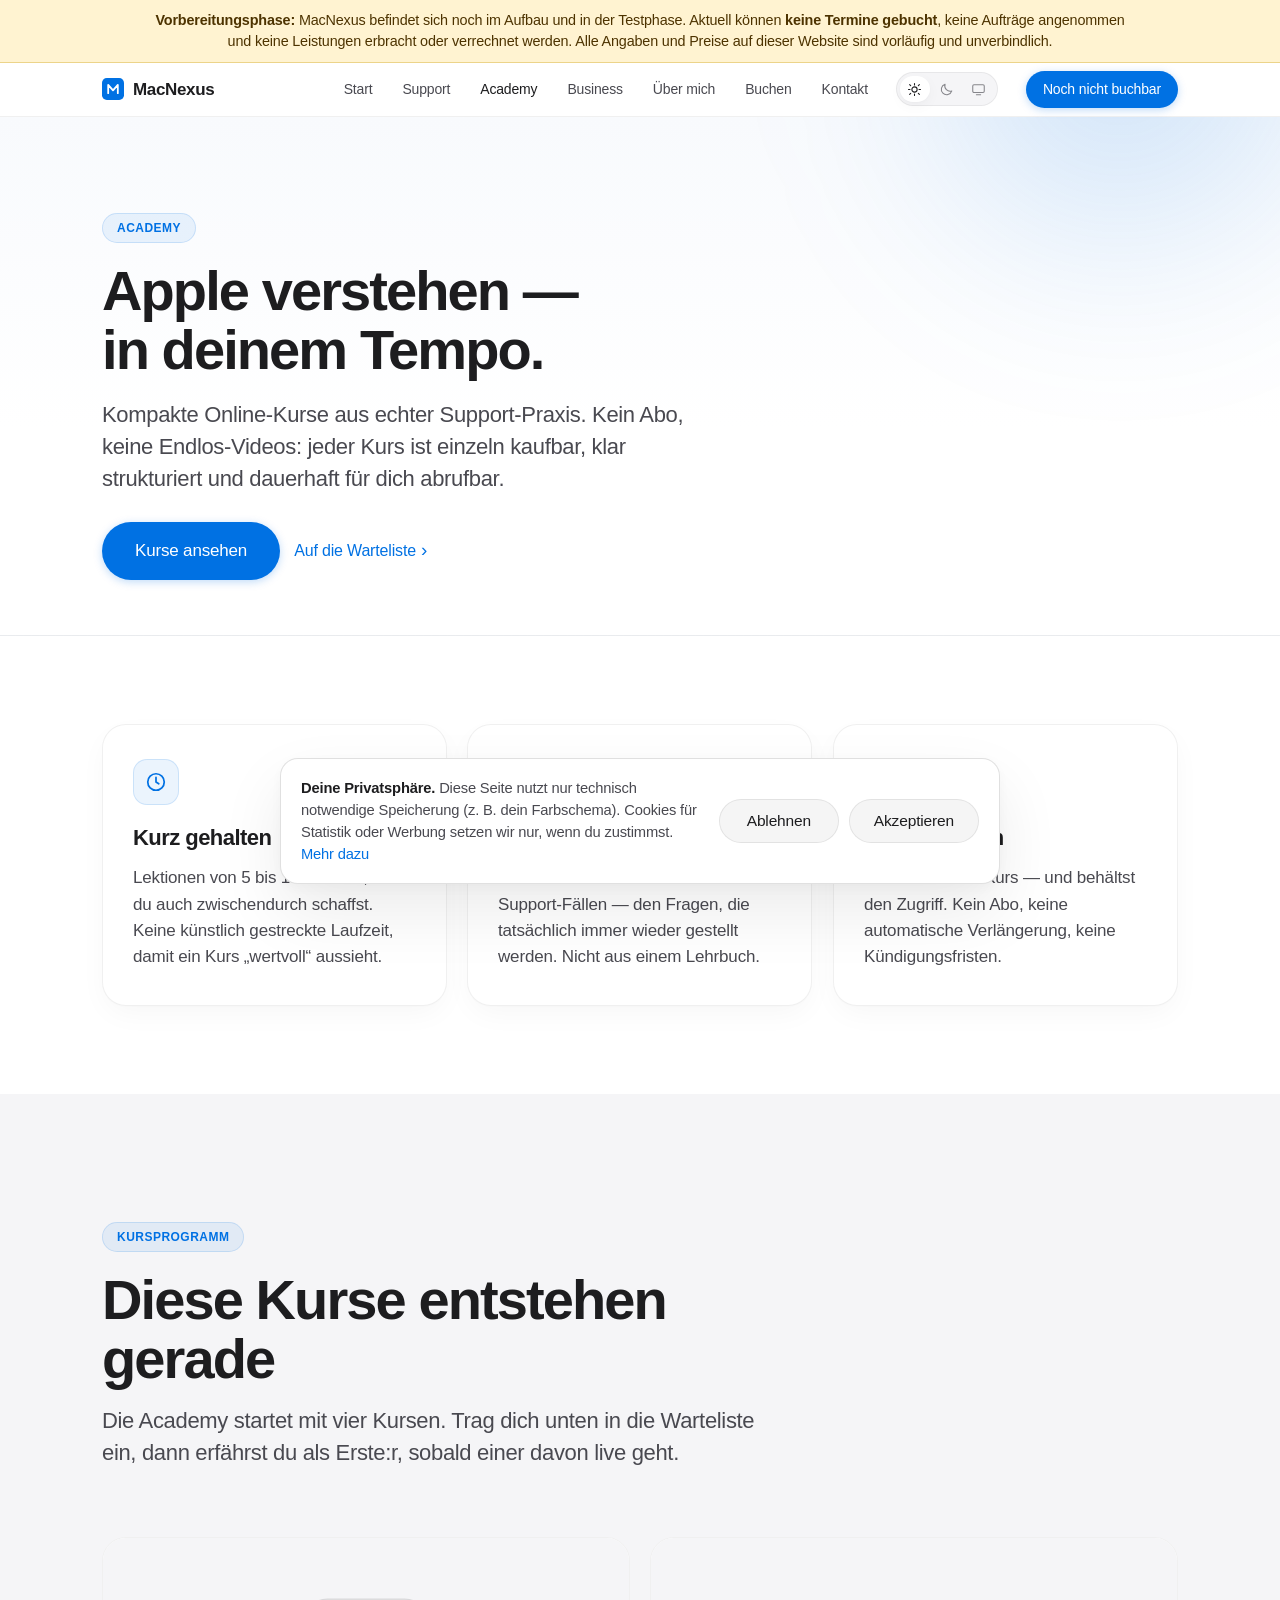
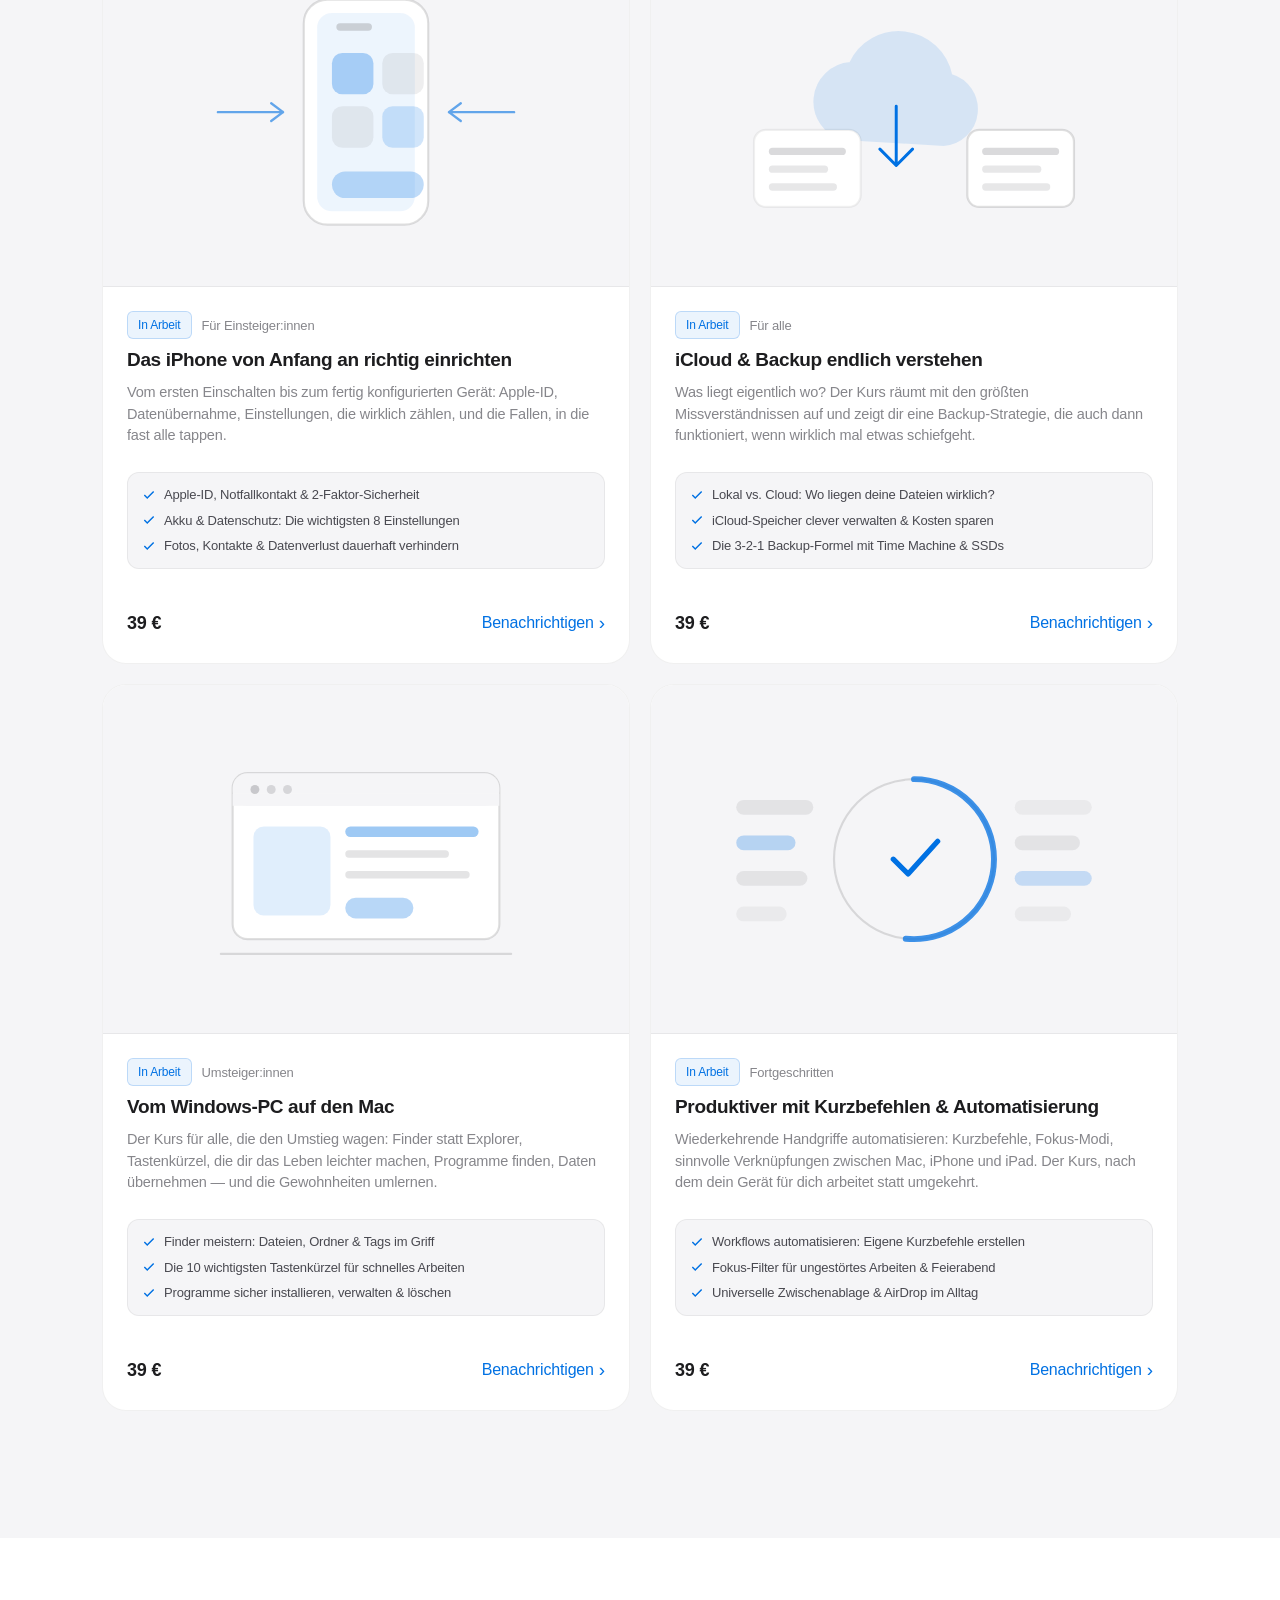
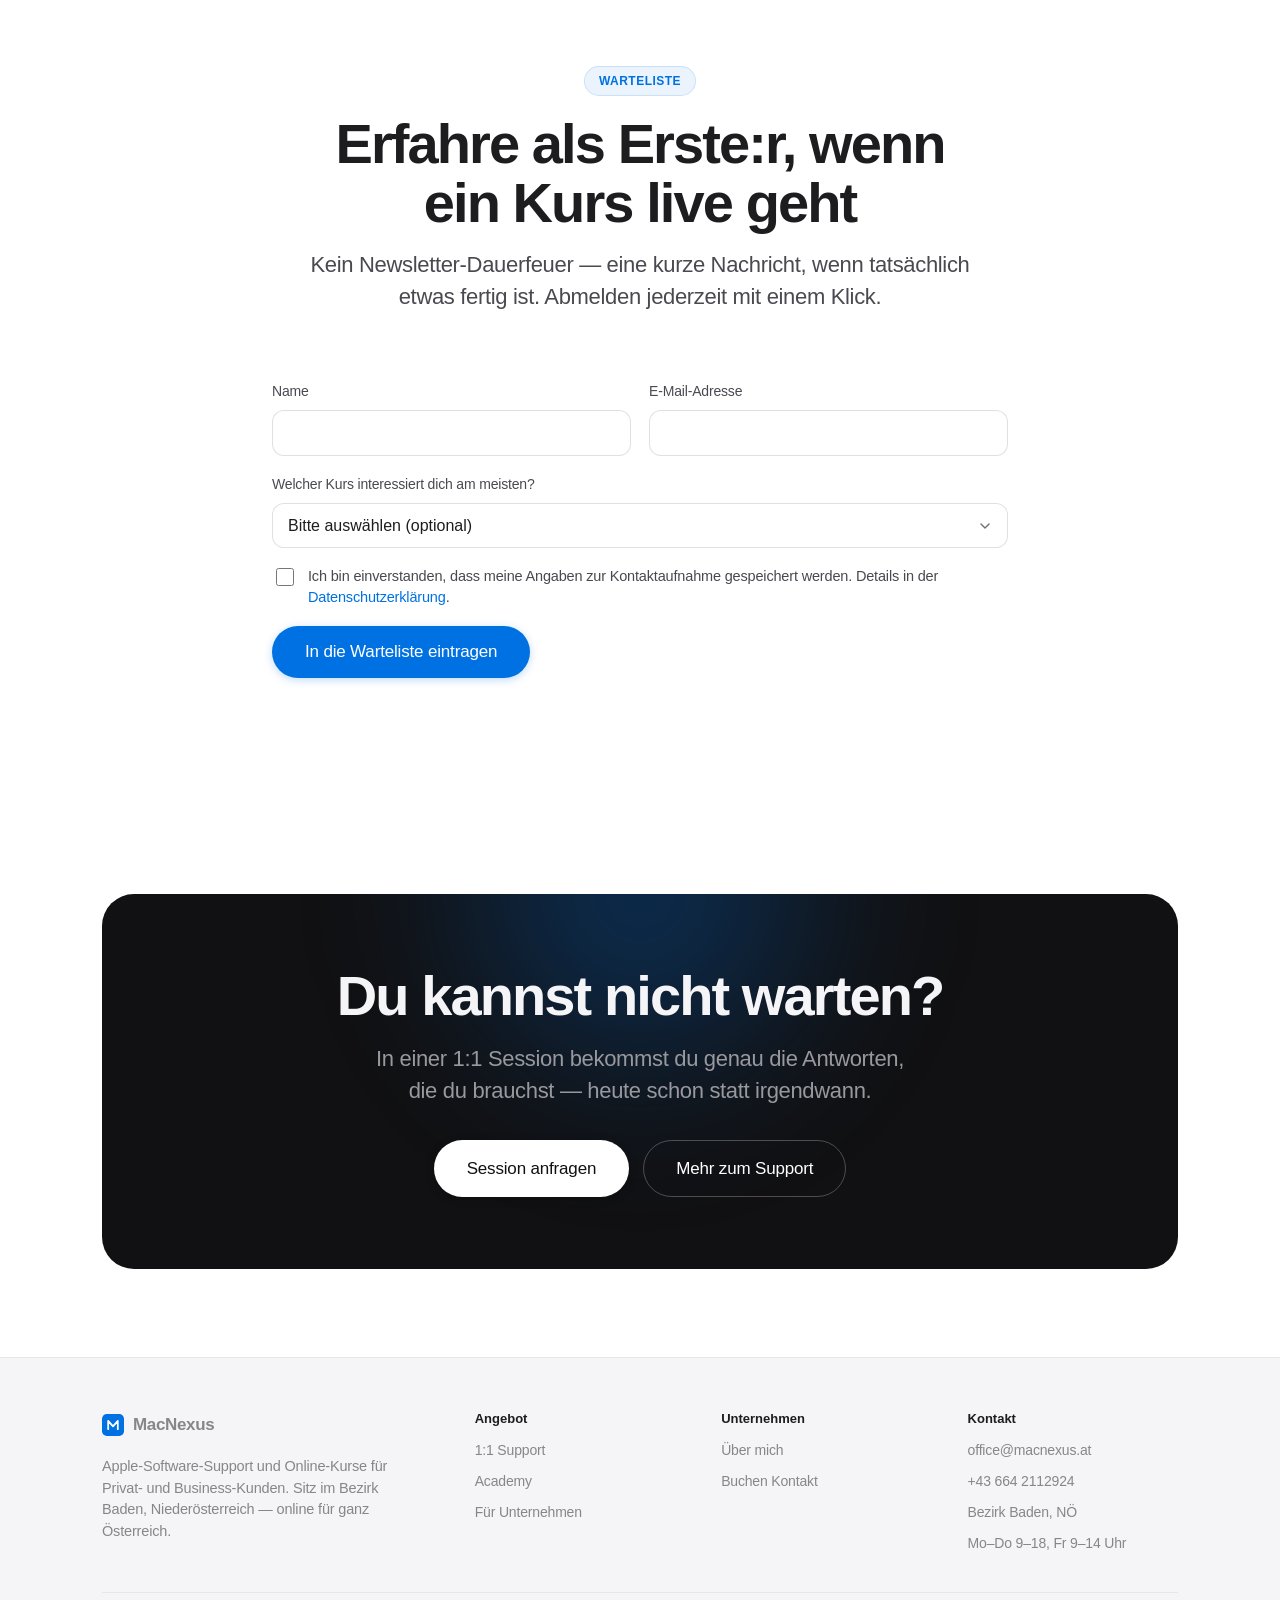
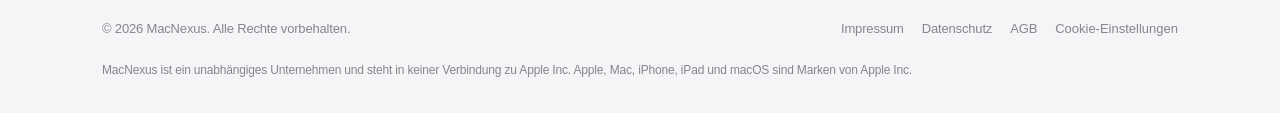
<file: academy.html>
<!DOCTYPE html>
<html lang="de-AT">
<head>
<meta charset="utf-8">
<meta name="viewport" content="width=device-width, initial-scale=1">
<script>
/* Farbschema sofort setzen, damit nichts in der falschen Farbe aufblitzt */
(function(){try{var v=localStorage.getItem("macnexus-theme");
document.documentElement.setAttribute("data-theme",
(v==="light"||v==="dark"||v==="system")?v:"light");}
catch(e){document.documentElement.setAttribute("data-theme","light");}})();
</script>
<title>MacNexus Academy — Apple Online-Kurse aus der Praxis</title>
<meta name="description" content="Online-Kurse rund um Apple: iPhone, Mac, iCloud, Datensicherung und Produktivität. Einzeln kaufbar für 39 €, jederzeit abrufbar, kein Abo.">
<meta name="theme-color" content="#ffffff" media="(prefers-color-scheme: light)">
<meta name="theme-color" content="#000000" media="(prefers-color-scheme: dark)">
<link rel="icon" href="data:image/svg+xml,%3Csvg xmlns='http://www.w3.org/2000/svg' viewBox='0 0 32 32'%3E%3Crect width='32' height='32' rx='7' fill='%230071e3'/%3E%3Cpath d='M9 22V10l7 8 7-8v12' stroke='white' stroke-width='2.6' fill='none' stroke-linecap='round' stroke-linejoin='round'/%3E%3C/svg%3E">
<link rel="stylesheet" href="assets/css/style.css?v=9">
</head>
<body>

<a class="skip-link" href="#main">Zum Inhalt springen</a>

<div class="vorb-banner" role="note">
  <p><strong>Vorbereitungsphase:</strong> MacNexus befindet sich noch im Aufbau und in der Testphase.
  Aktuell können <strong>keine Termine gebucht</strong>, keine Aufträge angenommen und keine Leistungen erbracht
  oder verrechnet werden. Alle Angaben und Preise auf dieser Website sind vorläufig und unverbindlich.</p>
</div>


<header class="nav">
  <div class="nav__inner">
    <a class="brand" href="index.html">
      <svg class="brand__mark" viewBox="0 0 32 32" aria-hidden="true">
        <rect width="32" height="32" rx="7" fill="var(--c-accent)"/>
        <path d="M9 22V10l7 8 7-8v12" stroke="#fff" stroke-width="2.6" fill="none" stroke-linecap="round" stroke-linejoin="round"/>
      </svg>
      <span class="brand__name"><strong>MacNexus</strong></span>
    </a>
    <button class="nav__toggle" aria-label="Menü öffnen" aria-expanded="false" aria-controls="nav-menu"><span></span></button>
    <div class="nav__menu" id="nav-menu">
      <nav class="nav__links" aria-label="Hauptnavigation">
        <a href="index.html">Start</a>
        <a href="support.html">Support</a>
        <a href="academy.html" class="is-active">Academy</a>
        <a href="business.html">Business</a>
        <a href="ueber-mich.html">Über mich</a>
        <a href="buchen.html">Buchen</a>
        <a href="kontakt.html">Kontakt</a>
      </nav>
      <div class="themeswitch" role="radiogroup" aria-label="Farbschema">
        <button type="button" class="themeswitch__btn" data-theme-btn="light"
                role="radio" aria-checked="false" aria-label="Helles Design" title="Hell">
          <svg viewBox="0 0 24 24" aria-hidden="true"><circle cx="12" cy="12" r="4.2"/><path d="M12 2.4v2.4M12 19.2v2.4M4.2 4.2l1.7 1.7M18.1 18.1l1.7 1.7M2.4 12h2.4M19.2 12h2.4M4.2 19.8l1.7-1.7M18.1 5.9l1.7-1.7"/></svg>
        </button>
        <button type="button" class="themeswitch__btn" data-theme-btn="dark"
                role="radio" aria-checked="false" aria-label="Dunkles Design" title="Dunkel">
          <svg viewBox="0 0 24 24" aria-hidden="true"><path d="M20.5 14.3A8.6 8.6 0 019.7 3.5a8.6 8.6 0 1010.8 10.8z"/></svg>
        </button>
        <button type="button" class="themeswitch__btn" data-theme-btn="system"
                role="radio" aria-checked="false" aria-label="Systemeinstellung übernehmen" title="Systemangepasst">
          <svg viewBox="0 0 24 24" aria-hidden="true"><rect x="2.8" y="4.4" width="18.4" height="12.4" rx="2"/><path d="M8.6 20.4h6.8"/></svg>
        </button>
      </div>
      <a class="btn btn--primary nav__cta" href="buchen.html" data-booking="support">Noch nicht buchbar</a>
    </div>
  </div>
</header>

<main id="main">

<section class="page-head">
  <div class="page-head__glow"></div>
  <div class="wrap">
    <span class="eyebrow reveal">Academy</span>
    <h1 class="h-1 reveal" data-reveal-delay="60">Apple verstehen —<br>in deinem Tempo.</h1>
    <p class="lead reveal" data-reveal-delay="120">
      Kompakte Online-Kurse aus echter Support-Praxis. Kein Abo, keine
      Endlos-Videos: jeder Kurs ist einzeln kaufbar, klar strukturiert
      und dauerhaft für dich abrufbar.
    </p>
    <div class="btn-row mt-m reveal" data-reveal-delay="180">
      <a class="btn btn--primary btn--lg" href="#kurse">Kurse ansehen</a>
      <a class="link-arrow" href="#warteliste">Auf die Warteliste</a>
    </div>
  </div>
</section>

<!-- Prinzipien -->
<section class="section section--tight">
  <div class="wrap">
    <div class="grid grid--3">
      <div class="card reveal">
        <div class="card__icon">
          <svg viewBox="0 0 24 24" fill="none" stroke="currentColor" stroke-width="1.9" stroke-linecap="round" stroke-linejoin="round" aria-hidden="true">
            <circle cx="12" cy="12" r="9"/><path d="M12 7v5l3 2"/>
          </svg>
        </div>
        <h3>Kurz gehalten</h3>
        <p class="body">
          Lektionen von 5 bis 15 Minuten, die du auch zwischendurch schaffst.
          Keine künstlich gestreckte Laufzeit, damit ein Kurs „wertvoll“ aussieht.
        </p>
      </div>
      <div class="card reveal" data-reveal-delay="90">
        <div class="card__icon">
          <svg viewBox="0 0 24 24" fill="none" stroke="currentColor" stroke-width="1.9" stroke-linecap="round" stroke-linejoin="round" aria-hidden="true">
            <path d="M4 19V6a2 2 0 0 1 2-2h9l5 5v10a2 2 0 0 1-2 2H6a2 2 0 0 1-2-2z"/>
            <path d="M15 4v5h5"/><path d="M8 13h7"/><path d="M8 17h5"/>
          </svg>
        </div>
        <h3>Aus der Praxis</h3>
        <p class="body">
          Die Inhalte entstehen aus echten Support-Fällen — den Fragen, die
          tatsächlich immer wieder gestellt werden. Nicht aus einem Lehrbuch.
        </p>
      </div>
      <div class="card reveal" data-reveal-delay="180">
        <div class="card__icon">
          <svg viewBox="0 0 24 24" fill="none" stroke="currentColor" stroke-width="1.9" stroke-linecap="round" stroke-linejoin="round" aria-hidden="true">
            <rect x="4" y="10" width="16" height="11" rx="2"/>
            <path d="M8 10V7a4 4 0 0 1 8 0v3"/>
          </svg>
        </div>
        <h3>Einmal zahlen</h3>
        <p class="body">
          Du kaufst einen Kurs — und behältst den Zugriff. Kein Abo, keine
          automatische Verlängerung, keine Kündigungsfristen.
        </p>
      </div>
    </div>
  </div>
</section>

<!-- Kurse -->
<section class="section section--elev" id="kurse">
  <div class="wrap">
    <div class="section-head reveal">
      <span class="eyebrow">Kursprogramm</span>
      <h2 class="h-1">Diese Kurse entstehen gerade</h2>
      <p class="lead">
        Die Academy startet mit vier Kursen. Trag dich unten in die Warteliste ein,
        dann erfährst du als Erste:r, sobald einer davon live geht.
      </p>
    </div>

    <div class="grid grid--2">

      <article class="course reveal">
        <div class="course__thumb" aria-hidden="true">
          <svg viewBox="0 0 320 200" fill="none" xmlns="http://www.w3.org/2000/svg">
            <rect x="118" y="24" width="84" height="152" rx="16" fill="var(--c-surface)" stroke="var(--c-border-strong)" stroke-width="1.5"/>
            <rect x="127" y="33" width="66" height="134" rx="10" fill="var(--c-accent)" opacity="0.07"/>
            <rect x="140" y="40" width="24" height="5" rx="2.5" fill="var(--c-text-muted)" opacity="0.35"/>
            <rect x="137" y="60" width="28" height="28" rx="7" fill="var(--c-accent)" opacity="0.30"/>
            <rect x="171" y="60" width="28" height="28" rx="7" fill="var(--c-text-muted)" opacity="0.14"/>
            <rect x="137" y="96" width="28" height="28" rx="7" fill="var(--c-text-muted)" opacity="0.14"/>
            <rect x="171" y="96" width="28" height="28" rx="7" fill="var(--c-accent)" opacity="0.18"/>
            <rect x="137" y="140" width="62" height="18" rx="9" fill="var(--c-accent)" opacity="0.25"/>
            <path d="M60 100h44M104 100l-8-6M104 100l-8 6" stroke="var(--c-accent)" stroke-width="1.6" stroke-linecap="round" opacity="0.6"/>
            <path d="M260 100h-44M216 100l8-6M216 100l8 6" stroke="var(--c-accent)" stroke-width="1.6" stroke-linecap="round" opacity="0.6"/>
          </svg>
        </div>
        <div class="course__body">
          <div class="course__meta">
            <span class="tag tag--soon">In Arbeit</span>
            <span>Für Einsteiger:innen</span>
          </div>
          <h3>Das iPhone von Anfang an richtig einrichten</h3>
          <p class="body-sm">
            Vom ersten Einschalten bis zum fertig konfigurierten Gerät:
            Apple-ID, Datenübernahme, Einstellungen, die wirklich zählen,
            und die Fallen, in die fast alle tappen.
          </p>
          <div class="course__curriculum">
            <div class="course__curriculum-item">
              <svg viewBox="0 0 24 24" fill="none" stroke="currentColor" stroke-width="2.5"><polyline points="20 6 9 17 4 12"/></svg>
              <span>Apple-ID, Notfallkontakt &amp; 2-Faktor-Sicherheit</span>
            </div>
            <div class="course__curriculum-item">
              <svg viewBox="0 0 24 24" fill="none" stroke="currentColor" stroke-width="2.5"><polyline points="20 6 9 17 4 12"/></svg>
              <span>Akku &amp; Datenschutz: Die wichtigsten 8 Einstellungen</span>
            </div>
            <div class="course__curriculum-item">
              <svg viewBox="0 0 24 24" fill="none" stroke="currentColor" stroke-width="2.5"><polyline points="20 6 9 17 4 12"/></svg>
              <span>Fotos, Kontakte &amp; Datenverlust dauerhaft verhindern</span>
            </div>
          </div>
          <div class="course__foot">
            <span class="course__price">39&nbsp;€</span>
            <a class="link-arrow" href="#warteliste">Benachrichtigen</a>
          </div>
        </div>
      </article>

      <article class="course reveal" data-reveal-delay="90">
        <div class="course__thumb" aria-hidden="true">
          <svg viewBox="0 0 320 200" fill="none" xmlns="http://www.w3.org/2000/svg">
            <path d="M112 118a26 26 0 0 1 5-51 36 36 0 0 1 68 8 24 24 0 0 1-5 47z"
                  fill="var(--c-accent)" opacity="0.12" stroke="var(--c-accent)" stroke-width="1.6" stroke-linejoin="round"/>
            <path d="M148 96v40M148 136l-11-11M148 136l11-11" stroke="var(--c-accent)" stroke-width="2" stroke-linecap="round" stroke-linejoin="round"/>
            <rect x="196" y="112" width="72" height="52" rx="8" fill="var(--c-surface)" stroke="var(--c-border-strong)" stroke-width="1.5"/>
            <rect x="206" y="124" width="52" height="5" rx="2.5" fill="var(--c-text-muted)" opacity="0.3"/>
            <rect x="206" y="136" width="40" height="5" rx="2.5" fill="var(--c-text-muted)" opacity="0.2"/>
            <rect x="206" y="148" width="46" height="5" rx="2.5" fill="var(--c-text-muted)" opacity="0.2"/>
            <rect x="52" y="112" width="72" height="52" rx="8" fill="var(--c-surface)" stroke="var(--c-border)" stroke-width="1.5"/>
            <rect x="62" y="124" width="52" height="5" rx="2.5" fill="var(--c-text-muted)" opacity="0.3"/>
            <rect x="62" y="136" width="40" height="5" rx="2.5" fill="var(--c-text-muted)" opacity="0.2"/>
            <rect x="62" y="148" width="46" height="5" rx="2.5" fill="var(--c-text-muted)" opacity="0.2"/>
          </svg>
        </div>
        <div class="course__body">
          <div class="course__meta">
            <span class="tag tag--soon">In Arbeit</span>
            <span>Für alle</span>
          </div>
          <h3>iCloud &amp; Backup endlich verstehen</h3>
          <p class="body-sm">
            Was liegt eigentlich wo? Der Kurs räumt mit den größten Missverständnissen
            auf und zeigt dir eine Backup-Strategie, die auch dann funktioniert,
            wenn wirklich mal etwas schiefgeht.
          </p>
          <div class="course__curriculum">
            <div class="course__curriculum-item">
              <svg viewBox="0 0 24 24" fill="none" stroke="currentColor" stroke-width="2.5"><polyline points="20 6 9 17 4 12"/></svg>
              <span>Lokal vs. Cloud: Wo liegen deine Dateien wirklich?</span>
            </div>
            <div class="course__curriculum-item">
              <svg viewBox="0 0 24 24" fill="none" stroke="currentColor" stroke-width="2.5"><polyline points="20 6 9 17 4 12"/></svg>
              <span>iCloud-Speicher clever verwalten &amp; Kosten sparen</span>
            </div>
            <div class="course__curriculum-item">
              <svg viewBox="0 0 24 24" fill="none" stroke="currentColor" stroke-width="2.5"><polyline points="20 6 9 17 4 12"/></svg>
              <span>Die 3-2-1 Backup-Formel mit Time Machine &amp; SSDs</span>
            </div>
          </div>
          <div class="course__foot">
            <span class="course__price">39&nbsp;€</span>
            <a class="link-arrow" href="#warteliste">Benachrichtigen</a>
          </div>
        </div>
      </article>

      <article class="course reveal">
        <div class="course__thumb" aria-hidden="true">
          <svg viewBox="0 0 320 200" fill="none" xmlns="http://www.w3.org/2000/svg">
            <rect x="70" y="42" width="180" height="112" rx="10" fill="var(--c-surface)" stroke="var(--c-border-strong)" stroke-width="1.5"/>
            <rect x="70" y="42" width="180" height="22" rx="10" fill="var(--c-bg-elev)"/>
            <rect x="70" y="56" width="180" height="8" fill="var(--c-bg-elev)"/>
            <circle cx="85" cy="53" r="3" fill="var(--c-text-muted)" opacity="0.4"/>
            <circle cx="96" cy="53" r="3" fill="var(--c-text-muted)" opacity="0.28"/>
            <circle cx="107" cy="53" r="3" fill="var(--c-text-muted)" opacity="0.28"/>
            <rect x="84" y="78" width="52" height="60" rx="7" fill="var(--c-accent)" opacity="0.12"/>
            <rect x="146" y="78" width="90" height="7" rx="3.5" fill="var(--c-accent)" opacity="0.38"/>
            <rect x="146" y="94" width="70" height="5" rx="2.5" fill="var(--c-text-muted)" opacity="0.22"/>
            <rect x="146" y="108" width="84" height="5" rx="2.5" fill="var(--c-text-muted)" opacity="0.22"/>
            <rect x="146" y="126" width="46" height="14" rx="7" fill="var(--c-accent)" opacity="0.28"/>
            <path d="M62 164h196" stroke="var(--c-border-strong)" stroke-width="1.5" stroke-linecap="round"/>
          </svg>
        </div>
        <div class="course__body">
          <div class="course__meta">
            <span class="tag tag--soon">In Arbeit</span>
            <span>Umsteiger:innen</span>
          </div>
          <h3>Vom Windows-PC auf den Mac</h3>
          <p class="body-sm">
            Der Kurs für alle, die den Umstieg wagen: Finder statt Explorer,
            Tastenkürzel, die dir das Leben leichter machen, Programme finden,
            Daten übernehmen — und die Gewohnheiten umlernen.
          </p>
          <div class="course__curriculum">
            <div class="course__curriculum-item">
              <svg viewBox="0 0 24 24" fill="none" stroke="currentColor" stroke-width="2.5"><polyline points="20 6 9 17 4 12"/></svg>
              <span>Finder meistern: Dateien, Ordner &amp; Tags im Griff</span>
            </div>
            <div class="course__curriculum-item">
              <svg viewBox="0 0 24 24" fill="none" stroke="currentColor" stroke-width="2.5"><polyline points="20 6 9 17 4 12"/></svg>
              <span>Die 10 wichtigsten Tastenkürzel für schnelles Arbeiten</span>
            </div>
            <div class="course__curriculum-item">
              <svg viewBox="0 0 24 24" fill="none" stroke="currentColor" stroke-width="2.5"><polyline points="20 6 9 17 4 12"/></svg>
              <span>Programme sicher installieren, verwalten &amp; löschen</span>
            </div>
          </div>
          <div class="course__foot">
            <span class="course__price">39&nbsp;€</span>
            <a class="link-arrow" href="#warteliste">Benachrichtigen</a>
          </div>
        </div>
      </article>

      <article class="course reveal" data-reveal-delay="90">
        <div class="course__thumb" aria-hidden="true">
          <svg viewBox="0 0 320 200" fill="none" xmlns="http://www.w3.org/2000/svg">
            <circle cx="160" cy="100" r="54" stroke="var(--c-border-strong)" stroke-width="1.5" fill="none"/>
            <circle cx="160" cy="100" r="54" stroke="var(--c-accent)" stroke-width="4" fill="none"
                    stroke-dasharray="255" stroke-dashoffset="80" stroke-linecap="round"
                    transform="rotate(-90 160 100)" opacity="0.75"/>
            <path d="M146 100l10 10 20-22" stroke="var(--c-accent)" stroke-width="3.5" fill="none" stroke-linecap="round" stroke-linejoin="round"/>
            <rect x="40" y="60" width="52" height="10" rx="5" fill="var(--c-text-muted)" opacity="0.16"/>
            <rect x="40" y="84" width="40" height="10" rx="5" fill="var(--c-accent)" opacity="0.26"/>
            <rect x="40" y="108" width="48" height="10" rx="5" fill="var(--c-text-muted)" opacity="0.16"/>
            <rect x="40" y="132" width="34" height="10" rx="5" fill="var(--c-text-muted)" opacity="0.10"/>
            <rect x="228" y="60" width="52" height="10" rx="5" fill="var(--c-text-muted)" opacity="0.10"/>
            <rect x="228" y="84" width="44" height="10" rx="5" fill="var(--c-text-muted)" opacity="0.16"/>
            <rect x="228" y="108" width="52" height="10" rx="5" fill="var(--c-accent)" opacity="0.20"/>
            <rect x="228" y="132" width="38" height="10" rx="5" fill="var(--c-text-muted)" opacity="0.10"/>
          </svg>
        </div>
        <div class="course__body">
          <div class="course__meta">
            <span class="tag tag--soon">In Arbeit</span>
            <span>Fortgeschritten</span>
          </div>
          <h3>Produktiver mit Kurzbefehlen &amp; Automatisierung</h3>
          <p class="body-sm">
            Wiederkehrende Handgriffe automatisieren: Kurzbefehle, Fokus-Modi,
            sinnvolle Verknüpfungen zwischen Mac, iPhone und iPad. Der Kurs,
            nach dem dein Gerät für dich arbeitet statt umgekehrt.
          </p>
          <div class="course__curriculum">
            <div class="course__curriculum-item">
              <svg viewBox="0 0 24 24" fill="none" stroke="currentColor" stroke-width="2.5"><polyline points="20 6 9 17 4 12"/></svg>
              <span>Workflows automatisieren: Eigene Kurzbefehle erstellen</span>
            </div>
            <div class="course__curriculum-item">
              <svg viewBox="0 0 24 24" fill="none" stroke="currentColor" stroke-width="2.5"><polyline points="20 6 9 17 4 12"/></svg>
              <span>Fokus-Filter für ungestörtes Arbeiten &amp; Feierabend</span>
            </div>
            <div class="course__curriculum-item">
              <svg viewBox="0 0 24 24" fill="none" stroke="currentColor" stroke-width="2.5"><polyline points="20 6 9 17 4 12"/></svg>
              <span>Universelle Zwischenablage &amp; AirDrop im Alltag</span>
            </div>
          </div>
          <div class="course__foot">
            <span class="course__price">39&nbsp;€</span>
            <a class="link-arrow" href="#warteliste">Benachrichtigen</a>
          </div>
        </div>
      </article>

    </div>
  </div>
</section>

<!-- Warteliste -->
<section class="section" id="warteliste">
  <div class="wrap wrap--narrow">
    <div class="section-head center reveal">
      <span class="eyebrow">Warteliste</span>
      <h2 class="h-1">Erfahre als Erste:r, wenn ein Kurs live geht</h2>
      <p class="lead">
        Kein Newsletter-Dauerfeuer — eine kurze Nachricht, wenn tatsächlich
        etwas fertig ist. Abmelden jederzeit mit einem Klick.
      </p>
    </div>

    <form class="form reveal" data-form data-form-subject="Neue Eintragung in die Academy-Warteliste" novalidate>
      <div class="form__row">
        <div class="field">
          <label for="wl-name">Name</label>
          <input type="text" id="wl-name" name="name" autocomplete="name" required>
        </div>
        <div class="field">
          <label for="wl-mail">E-Mail-Adresse</label>
          <input type="email" id="wl-mail" name="email" autocomplete="email" required>
        </div>
      </div>

      <div class="field">
        <label for="wl-interest">Welcher Kurs interessiert dich am meisten?</label>
        <select id="wl-interest" name="interesse">
          <option value="">Bitte auswählen (optional)</option>
          <option>iPhone von Anfang an richtig einrichten</option>
          <option>iCloud &amp; Backup endlich verstehen</option>
          <option>Vom Windows-PC auf den Mac</option>
          <option>Kurzbefehle &amp; Automatisierung</option>
          <option>Ein anderes Thema</option>
        </select>
      </div>

      <label class="check">
        <input type="checkbox" name="datenschutz" required>
        <span>
          Ich bin einverstanden, dass meine Angaben zur Kontaktaufnahme
          gespeichert werden. Details in der
          <a href="datenschutz.html">Datenschutzerklärung</a>.
        </span>
      </label>

      <!-- Spamschutz: für Menschen unsichtbar, Bots füllen es aus -->
      <input type="checkbox" name="botcheck" tabindex="-1" autocomplete="off"
             style="display:none !important" aria-hidden="true">
      <div class="form__status" aria-live="polite"></div>

      <div>
        <button class="btn btn--primary btn--lg" type="submit">In die Warteliste eintragen</button>
      </div>
    </form>
  </div>
</section>

<section class="section section--tight">
  <div class="wrap">
    <div class="cta-band reveal">
      <div class="cta-band__glow"></div>
      <h2 class="h-1">Du kannst nicht warten?</h2>
      <p class="lead">
        In einer 1:1 Session bekommst du genau die Antworten, die du brauchst —
        heute schon statt irgendwann.
      </p>
      <div class="btn-row">
        <a class="btn btn--on-ink btn--lg" href="kontakt.html">Session anfragen</a>
        <a class="btn btn--lg" style="color:#fff;border-color:rgba(255,255,255,.25)" href="support.html">Mehr zum Support</a>
      </div>
    </div>
  </div>
</section>

</main>

<footer class="footer">
  <div class="wrap">
    <div class="footer__grid">
      <div class="footer__about">
        <a class="brand" href="index.html">
          <svg class="brand__mark" viewBox="0 0 32 32" aria-hidden="true">
            <rect width="32" height="32" rx="7" fill="var(--c-accent)"/>
            <path d="M9 22V10l7 8 7-8v12" stroke="#fff" stroke-width="2.6" fill="none" stroke-linecap="round" stroke-linejoin="round"/>
          </svg>
          <span class="brand__name"><strong>MacNexus</strong></span>
        </a>
        <p class="body-sm">
          Apple-Software-Support und Online-Kurse für Privat- und Business-Kunden.
          Sitz im Bezirk Baden, Niederösterreich — online für ganz Österreich.
        </p>
      </div>
      <div>
        <h4>Angebot</h4>
        <ul>
          <li><a href="support.html">1:1 Support</a></li>
          <li><a href="academy.html">Academy</a></li>
          <li><a href="business.html">Für Unternehmen</a></li>
        </ul>
      </div>
      <div>
        <h4>Unternehmen</h4>
        <ul>
          <li><a href="ueber-mich.html">Über mich</a></li>
          <li><a href="buchen.html">Buchen</a>
        <a href="kontakt.html">Kontakt</a></li>
        </ul>
      </div>
      <div>
        <h4>Kontakt</h4>
        <ul>
          <li><a href="mailto:office@macnexus.at">office@macnexus.at</a></li>
          <li><a href="tel:+436642112924">+43 664 2112924</a></li>
          <li><span style="color:var(--c-text-muted)">Bezirk Baden, NÖ</span></li>
          <li><span style="color:var(--c-text-muted)">Mo–Do 9–18, Fr 9–14 Uhr</span></li>
        </ul>
      </div>
    </div>
    <div class="footer__bottom">
      <span>© <span data-year>2026</span> MacNexus. Alle Rechte vorbehalten.</span>
      <div class="footer__legal">
        <a href="impressum.html">Impressum</a>
        <a href="datenschutz.html">Datenschutz</a>
        <a href="agb.html">AGB</a>
        <button type="button" class="link-btn" data-cookie-settings>Cookie-Einstellungen</button>
      </div>
    </div>
    <p class="body-sm" style="margin-top:22px;font-size:12px;line-height:1.5;color:var(--c-text-muted)">
      MacNexus ist ein unabhängiges Unternehmen und steht in keiner Verbindung zu Apple Inc.
      Apple, Mac, iPhone, iPad und macOS sind Marken von Apple Inc.
    </p>
  </div>
</footer>

<script src="assets/js/theme.js"></script>
<script src="assets/js/config.js"></script>
<script src="assets/js/main.js"></script>
<script src="assets/js/consent.js"></script>
</body>
</html>
</file>
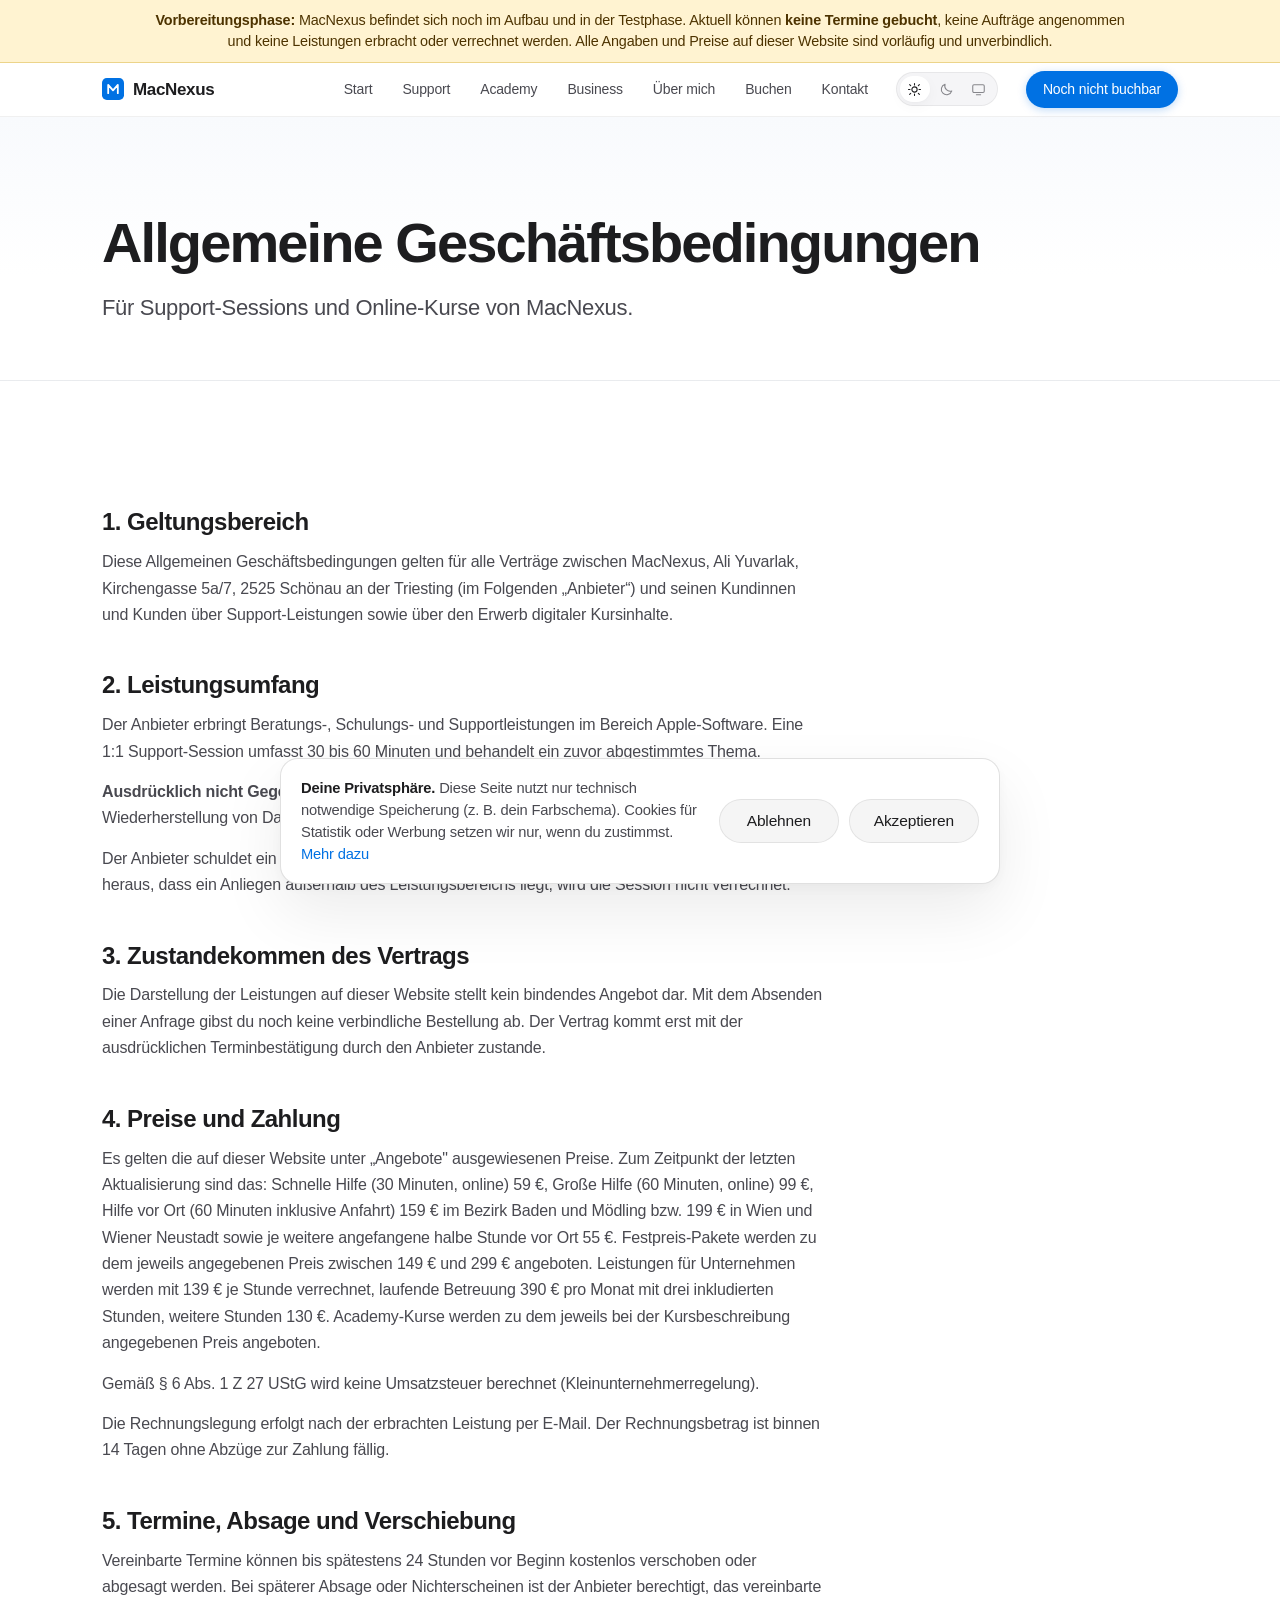
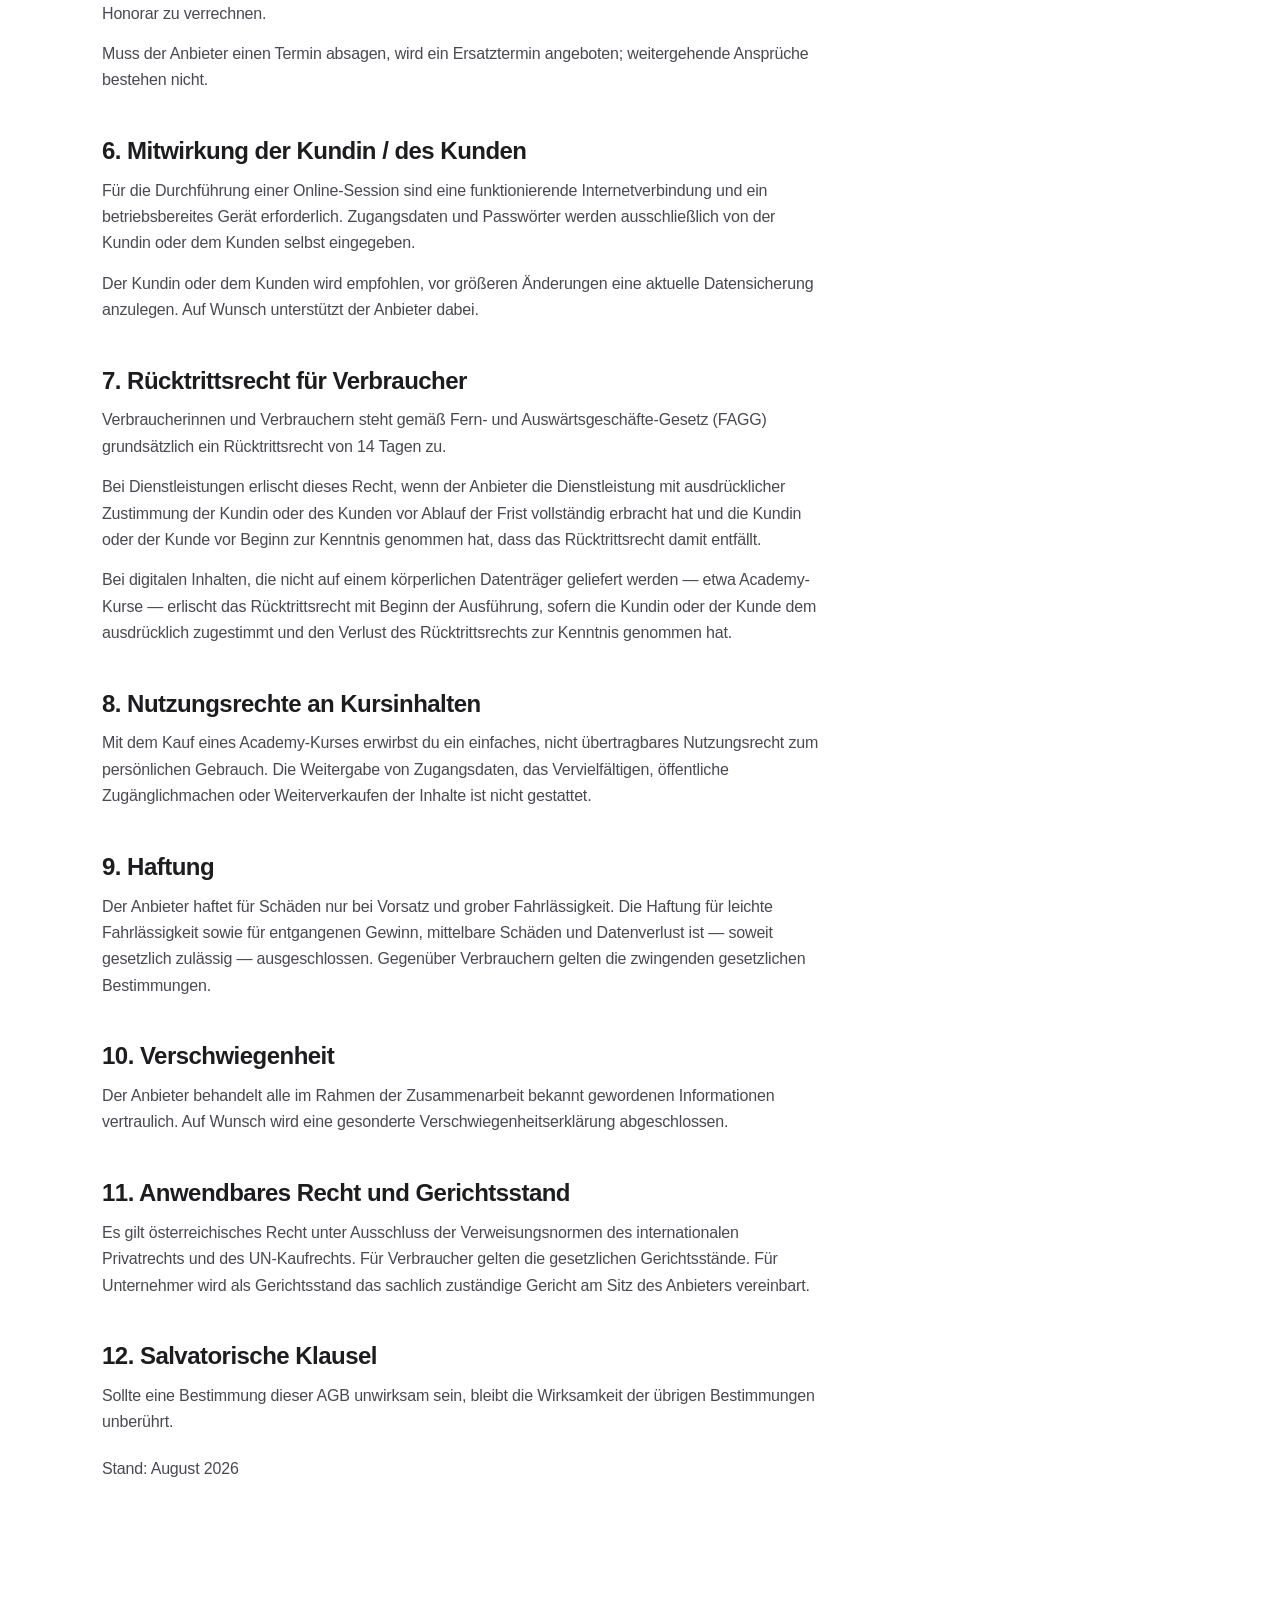
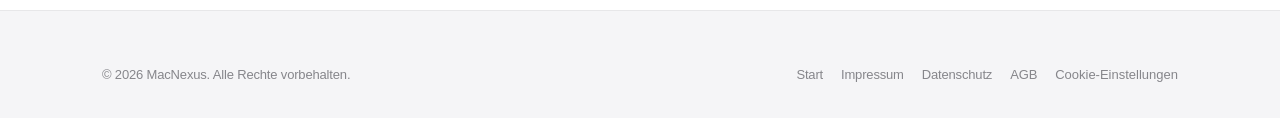
<file: agb.html>
<!DOCTYPE html>
<html lang="de-AT">
<head>
<meta charset="utf-8">
<meta name="viewport" content="width=device-width, initial-scale=1">
<script>
/* Farbschema sofort setzen, damit nichts in der falschen Farbe aufblitzt */
(function(){try{var v=localStorage.getItem("macnexus-theme");
document.documentElement.setAttribute("data-theme",
(v==="light"||v==="dark"||v==="system")?v:"light");}
catch(e){document.documentElement.setAttribute("data-theme","light");}})();
</script>
<title>AGB — MacNexus</title>
<meta name="description" content="Allgemeine Geschäftsbedingungen für Support-Sessions und Online-Kurse von MacNexus.">
<meta name="robots" content="noindex">
<meta name="theme-color" content="#ffffff" media="(prefers-color-scheme: light)">
<meta name="theme-color" content="#000000" media="(prefers-color-scheme: dark)">
<link rel="icon" href="data:image/svg+xml,%3Csvg xmlns='http://www.w3.org/2000/svg' viewBox='0 0 32 32'%3E%3Crect width='32' height='32' rx='7' fill='%230071e3'/%3E%3Cpath d='M9 22V10l7 8 7-8v12' stroke='white' stroke-width='2.6' fill='none' stroke-linecap='round' stroke-linejoin='round'/%3E%3C/svg%3E">
<link rel="stylesheet" href="assets/css/style.css?v=9">
</head>
<body>

<a class="skip-link" href="#main">Zum Inhalt springen</a>

<div class="vorb-banner" role="note">
  <p><strong>Vorbereitungsphase:</strong> MacNexus befindet sich noch im Aufbau und in der Testphase.
  Aktuell können <strong>keine Termine gebucht</strong>, keine Aufträge angenommen und keine Leistungen erbracht
  oder verrechnet werden. Alle Angaben und Preise auf dieser Website sind vorläufig und unverbindlich.</p>
</div>


<header class="nav">
  <div class="nav__inner">
    <a class="brand" href="index.html">
      <svg class="brand__mark" viewBox="0 0 32 32" aria-hidden="true">
        <rect width="32" height="32" rx="7" fill="var(--c-accent)"/>
        <path d="M9 22V10l7 8 7-8v12" stroke="#fff" stroke-width="2.6" fill="none" stroke-linecap="round" stroke-linejoin="round"/>
      </svg>
      <span class="brand__name"><strong>MacNexus</strong></span>
    </a>
    <button class="nav__toggle" aria-label="Menü öffnen" aria-expanded="false" aria-controls="nav-menu"><span></span></button>
    <div class="nav__menu" id="nav-menu">
      <nav class="nav__links" aria-label="Hauptnavigation">
        <a href="index.html">Start</a>
        <a href="support.html">Support</a>
        <a href="academy.html">Academy</a>
        <a href="business.html">Business</a>
        <a href="ueber-mich.html">Über mich</a>
        <a href="buchen.html">Buchen</a>
        <a href="kontakt.html">Kontakt</a>
      </nav>
      <div class="themeswitch" role="radiogroup" aria-label="Farbschema">
        <button type="button" class="themeswitch__btn" data-theme-btn="light"
                role="radio" aria-checked="false" aria-label="Helles Design" title="Hell">
          <svg viewBox="0 0 24 24" aria-hidden="true"><circle cx="12" cy="12" r="4.2"/><path d="M12 2.4v2.4M12 19.2v2.4M4.2 4.2l1.7 1.7M18.1 18.1l1.7 1.7M2.4 12h2.4M19.2 12h2.4M4.2 19.8l1.7-1.7M18.1 5.9l1.7-1.7"/></svg>
        </button>
        <button type="button" class="themeswitch__btn" data-theme-btn="dark"
                role="radio" aria-checked="false" aria-label="Dunkles Design" title="Dunkel">
          <svg viewBox="0 0 24 24" aria-hidden="true"><path d="M20.5 14.3A8.6 8.6 0 019.7 3.5a8.6 8.6 0 1010.8 10.8z"/></svg>
        </button>
        <button type="button" class="themeswitch__btn" data-theme-btn="system"
                role="radio" aria-checked="false" aria-label="Systemeinstellung übernehmen" title="Systemangepasst">
          <svg viewBox="0 0 24 24" aria-hidden="true"><rect x="2.8" y="4.4" width="18.4" height="12.4" rx="2"/><path d="M8.6 20.4h6.8"/></svg>
        </button>
      </div>
      <a class="btn btn--primary nav__cta" href="buchen.html" data-booking="support">Noch nicht buchbar</a>
    </div>
  </div>
</header>

<main id="main">

<section class="page-head">
  <div class="wrap">
    <h1 class="h-1">Allgemeine Geschäftsbedingungen</h1>
    <p class="lead">Für Support-Sessions und Online-Kurse von MacNexus.</p>
  </div>
</section>

<section class="section">
  <div class="wrap">
    <div class="prose">

      <h2>1. Geltungsbereich</h2>
      <p>
        Diese Allgemeinen Geschäftsbedingungen gelten für alle Verträge zwischen
        MacNexus, Ali Yuvarlak, Kirchengasse 5a/7, 2525 Schönau an der
        Triesting (im Folgenden „Anbieter“) und
        seinen Kundinnen und Kunden über Support-Leistungen sowie über den
        Erwerb digitaler Kursinhalte.
      </p>

      <h2>2. Leistungsumfang</h2>
      <p>
        Der Anbieter erbringt Beratungs-, Schulungs- und Supportleistungen im
        Bereich Apple-Software. Eine 1:1 Support-Session umfasst 30 bis 60 Minuten
        und behandelt ein zuvor abgestimmtes Thema.
      </p>
      <p>
        <strong>Ausdrücklich nicht Gegenstand des Vertrags</strong> sind
        Hardware-Reparaturen jeder Art sowie die Wiederherstellung von Daten
        aus defekter Hardware.
      </p>
      <p>
        Der Anbieter schuldet ein sorgfältiges Tätigwerden, nicht jedoch einen
        bestimmten Erfolg. Stellt sich heraus, dass ein Anliegen außerhalb des
        Leistungsbereichs liegt, wird die Session nicht verrechnet.
      </p>

      <h2>3. Zustandekommen des Vertrags</h2>
      <p>
        Die Darstellung der Leistungen auf dieser Website stellt kein bindendes
        Angebot dar. Mit dem Absenden einer Anfrage gibst du noch keine
        verbindliche Bestellung ab. Der Vertrag kommt erst mit der ausdrücklichen
        Terminbestätigung durch den Anbieter zustande.
      </p>

      <h2>4. Preise und Zahlung</h2>
      <p>
        Es gelten die auf dieser Website unter „Angebote" ausgewiesenen Preise.
        Zum Zeitpunkt der letzten Aktualisierung sind das: Schnelle Hilfe
        (30 Minuten, online) 59 €, Große Hilfe (60 Minuten, online) 99 €,
        Hilfe vor Ort (60 Minuten inklusive Anfahrt) 159 € im Bezirk Baden und Mödling bzw. 199 € in Wien und Wiener Neustadt sowie je weitere
        angefangene halbe Stunde vor Ort 55 €. Festpreis-Pakete werden zu dem
        jeweils angegebenen Preis zwischen 149 € und 299 € angeboten.
        Leistungen für Unternehmen werden mit 139 € je Stunde verrechnet,
        laufende Betreuung 390 € pro Monat mit drei inkludierten Stunden, weitere Stunden 130 €. Academy-Kurse werden zu dem
        jeweils bei der Kursbeschreibung angegebenen Preis angeboten.
      </p>
      <p>
        Gemäß § 6 Abs. 1 Z 27 UStG wird keine Umsatzsteuer berechnet (Kleinunternehmerregelung).
      </p>
      <p>
        Die Rechnungslegung erfolgt nach der erbrachten Leistung per E-Mail.
        Der Rechnungsbetrag ist binnen 14 Tagen ohne Abzüge zur Zahlung fällig.
      </p>

      <h2>5. Termine, Absage und Verschiebung</h2>
      <p>
        Vereinbarte Termine können bis spätestens 24 Stunden vor Beginn kostenlos
        verschoben oder abgesagt werden. Bei späterer Absage oder Nichterscheinen
        ist der Anbieter berechtigt, das vereinbarte Honorar zu verrechnen.
      </p>
      <p>
        Muss der Anbieter einen Termin absagen, wird ein Ersatztermin angeboten;
        weitergehende Ansprüche bestehen nicht.
      </p>

      <h2>6. Mitwirkung der Kundin / des Kunden</h2>
      <p>
        Für die Durchführung einer Online-Session sind eine funktionierende
        Internetverbindung und ein betriebsbereites Gerät erforderlich.
        Zugangsdaten und Passwörter werden ausschließlich von der Kundin oder
        dem Kunden selbst eingegeben.
      </p>
      <p>
        Der Kundin oder dem Kunden wird empfohlen, vor größeren Änderungen eine
        aktuelle Datensicherung anzulegen. Auf Wunsch unterstützt der Anbieter dabei.
      </p>

      <h2>7. Rücktrittsrecht für Verbraucher</h2>
      <p>
        Verbraucherinnen und Verbrauchern steht gemäß Fern- und
        Auswärtsgeschäfte-Gesetz (FAGG) grundsätzlich ein Rücktrittsrecht von
        14 Tagen zu.
      </p>
      <p>
        Bei Dienstleistungen erlischt dieses Recht, wenn der Anbieter die
        Dienstleistung mit ausdrücklicher Zustimmung der Kundin oder des Kunden
        vor Ablauf der Frist vollständig erbracht hat und die Kundin oder der Kunde
        vor Beginn zur Kenntnis genommen hat, dass das Rücktrittsrecht damit entfällt.
      </p>
      <p>
        Bei digitalen Inhalten, die nicht auf einem körperlichen Datenträger
        geliefert werden — etwa Academy-Kurse — erlischt das Rücktrittsrecht
        mit Beginn der Ausführung, sofern die Kundin oder der Kunde dem
        ausdrücklich zugestimmt und den Verlust des Rücktrittsrechts
        zur Kenntnis genommen hat.
      </p>

      <h2>8. Nutzungsrechte an Kursinhalten</h2>
      <p>
        Mit dem Kauf eines Academy-Kurses erwirbst du ein einfaches,
        nicht übertragbares Nutzungsrecht zum persönlichen Gebrauch.
        Die Weitergabe von Zugangsdaten, das Vervielfältigen, öffentliche
        Zugänglichmachen oder Weiterverkaufen der Inhalte ist nicht gestattet.
      </p>

      <h2>9. Haftung</h2>
      <p>
        Der Anbieter haftet für Schäden nur bei Vorsatz und grober Fahrlässigkeit.
        Die Haftung für leichte Fahrlässigkeit sowie für entgangenen Gewinn,
        mittelbare Schäden und Datenverlust ist — soweit gesetzlich zulässig —
        ausgeschlossen. Gegenüber Verbrauchern gelten die zwingenden
        gesetzlichen Bestimmungen.
      </p>

      <h2>10. Verschwiegenheit</h2>
      <p>
        Der Anbieter behandelt alle im Rahmen der Zusammenarbeit bekannt
        gewordenen Informationen vertraulich. Auf Wunsch wird eine gesonderte
        Verschwiegenheitserklärung abgeschlossen.
      </p>

      <h2>11. Anwendbares Recht und Gerichtsstand</h2>
      <p>
        Es gilt österreichisches Recht unter Ausschluss der Verweisungsnormen
        des internationalen Privatrechts und des UN-Kaufrechts. Für Verbraucher
        gelten die gesetzlichen Gerichtsstände. Für Unternehmer wird als
        Gerichtsstand das sachlich zuständige Gericht am Sitz des Anbieters
        vereinbart.
      </p>

      <h2>12. Salvatorische Klausel</h2>
      <p>
        Sollte eine Bestimmung dieser AGB unwirksam sein, bleibt die Wirksamkeit
        der übrigen Bestimmungen unberührt.
      </p>

      <p class="body-sm" style="margin-top:20px">Stand: August 2026</p>

    </div>
  </div>
</section>

</main>

<footer class="footer">
  <div class="wrap">
    <div class="footer__bottom" style="border-top:0;padding-top:0">
      <span>© <span data-year>2026</span> MacNexus. Alle Rechte vorbehalten.</span>
      <div class="footer__legal">
        <a href="index.html">Start</a>
        <a href="impressum.html">Impressum</a>
        <a href="datenschutz.html">Datenschutz</a>
        <a href="agb.html">AGB</a>
        <button type="button" class="link-btn" data-cookie-settings>Cookie-Einstellungen</button>
      </div>
    </div>
  </div>
</footer>

<script src="assets/js/theme.js"></script>
<script src="assets/js/config.js"></script>
<script src="assets/js/main.js"></script>
<script src="assets/js/consent.js"></script>
</body>
</html>
</file>
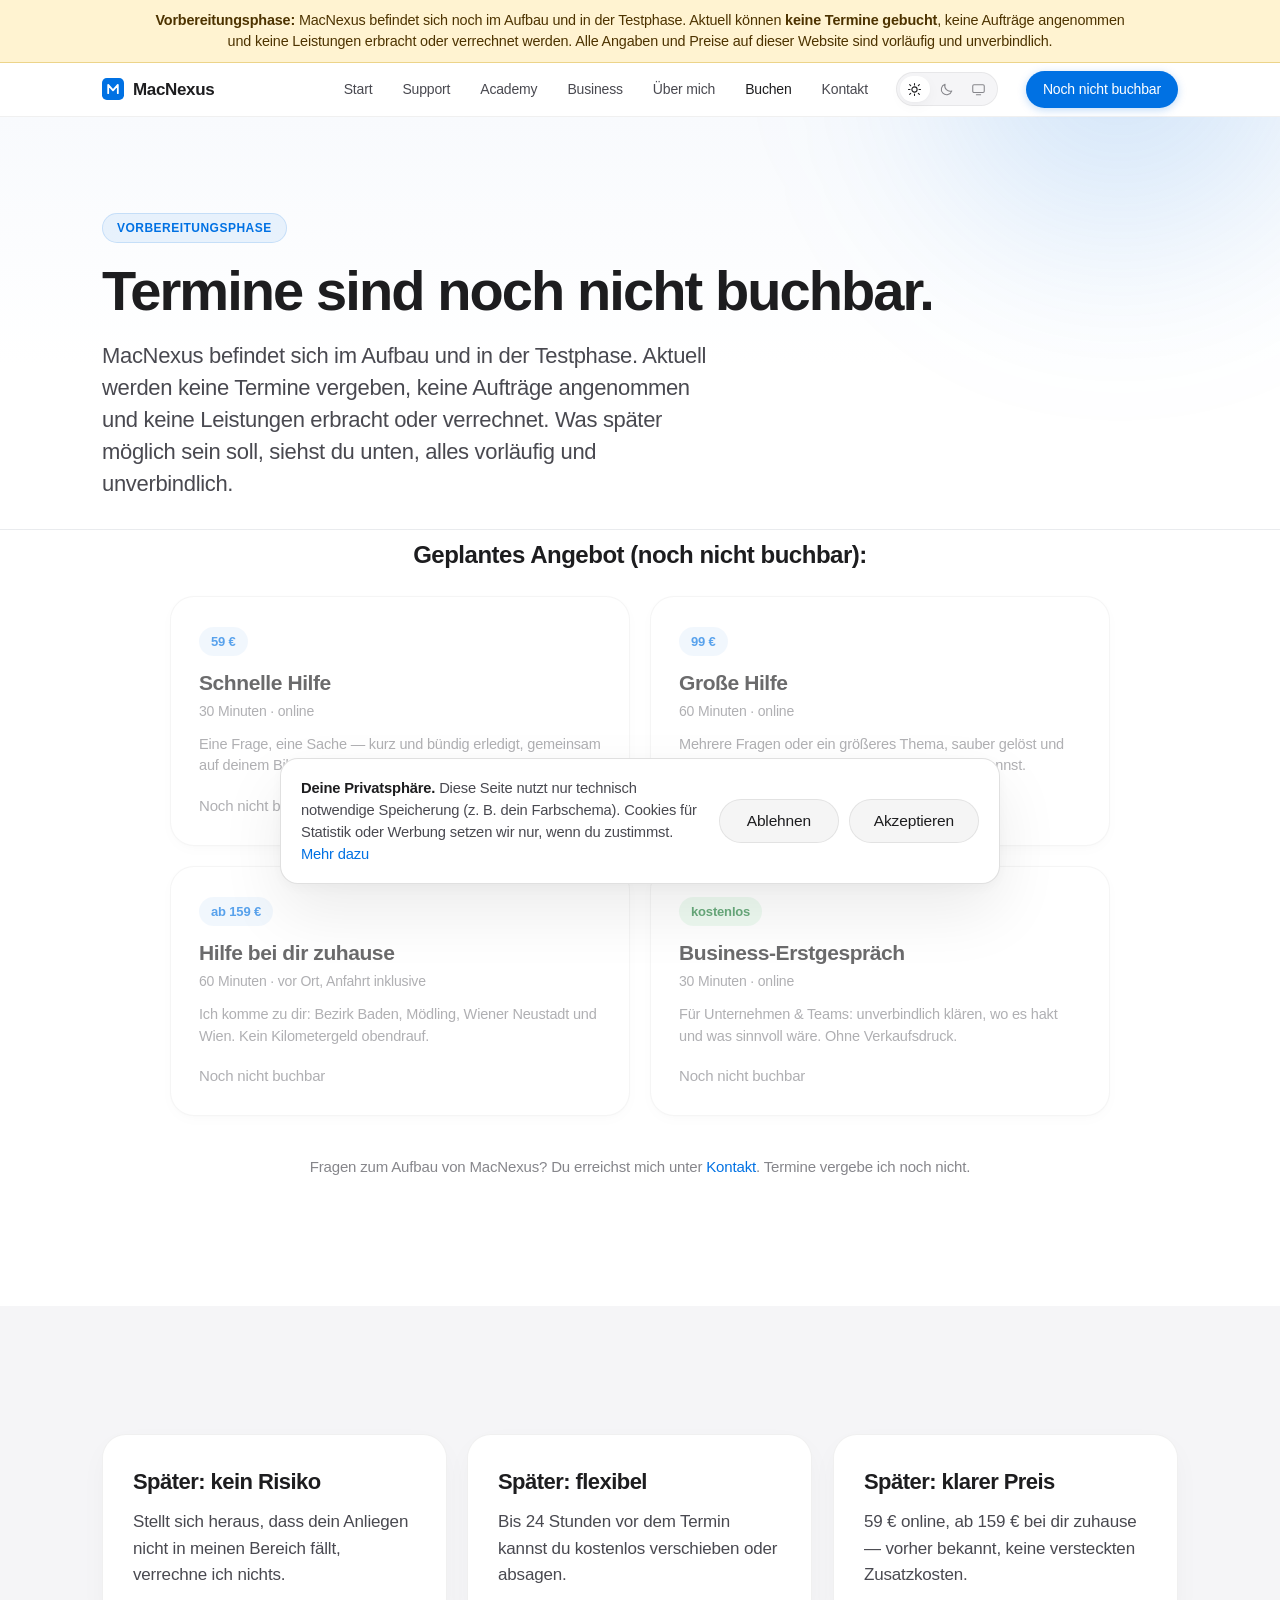
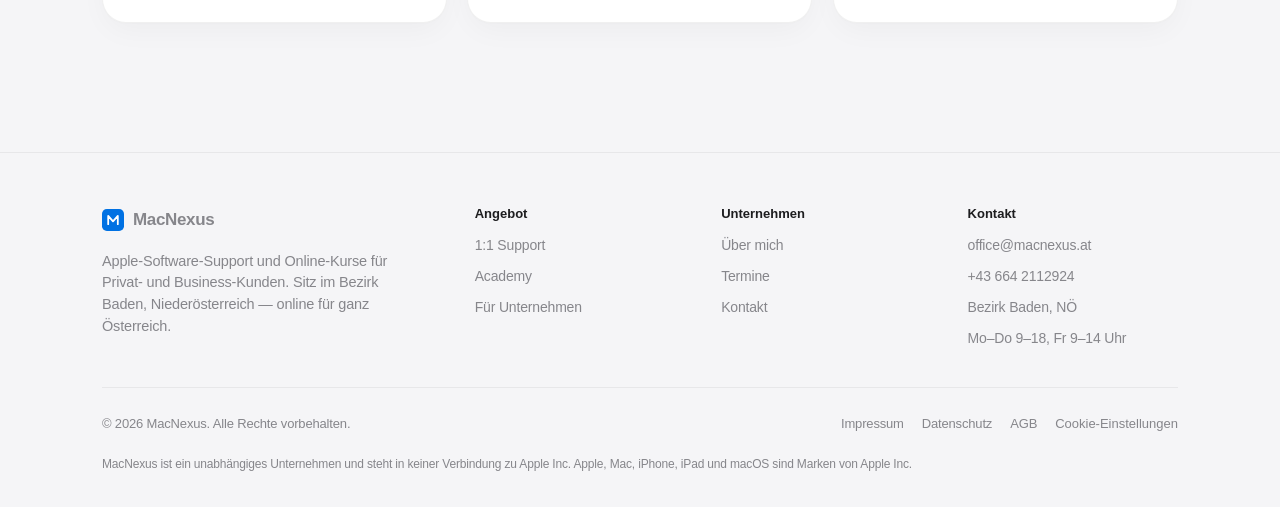
<file: buchen.html>
<!DOCTYPE html>
<html lang="de-AT">
<head>
<meta charset="utf-8">
<meta name="viewport" content="width=device-width, initial-scale=1">
<script>
/* Farbschema sofort setzen, damit nichts in der falschen Farbe aufblitzt */
(function(){try{var v=localStorage.getItem("macnexus-theme");
document.documentElement.setAttribute("data-theme",
(v==="light"||v==="dark"||v==="system")?v:"light");}
catch(e){document.documentElement.setAttribute("data-theme","light");}})();
</script>
<title>Termine — MacNexus</title>
<meta name="description" content="MacNexus befindet sich in der Vorbereitungsphase. Termine können aktuell nicht gebucht werden.">
<meta name="theme-color" content="#ffffff" media="(prefers-color-scheme: light)">
<meta name="theme-color" content="#000000" media="(prefers-color-scheme: dark)">
<link rel="icon" href="data:image/svg+xml,%3Csvg xmlns='http://www.w3.org/2000/svg' viewBox='0 0 32 32'%3E%3Crect width='32' height='32' rx='7' fill='%230071e3'/%3E%3Cpath d='M9 22V10l7 8 7-8v12' stroke='white' stroke-width='2.6' fill='none' stroke-linecap='round' stroke-linejoin='round'/%3E%3C/svg%3E">
<link rel="stylesheet" href="assets/css/style.css?v=9">
</head>
<body>

<a class="skip-link" href="#main">Zum Inhalt springen</a>

<div class="vorb-banner" role="note">
  <p><strong>Vorbereitungsphase:</strong> MacNexus befindet sich noch im Aufbau und in der Testphase.
  Aktuell können <strong>keine Termine gebucht</strong>, keine Aufträge angenommen und keine Leistungen erbracht
  oder verrechnet werden. Alle Angaben und Preise auf dieser Website sind vorläufig und unverbindlich.</p>
</div>


<header class="nav">
  <div class="nav__inner">
    <a class="brand" href="index.html">
      <svg class="brand__mark" viewBox="0 0 32 32" aria-hidden="true">
        <rect width="32" height="32" rx="7" fill="var(--c-accent)"/>
        <path d="M9 22V10l7 8 7-8v12" stroke="#fff" stroke-width="2.6" fill="none" stroke-linecap="round" stroke-linejoin="round"/>
      </svg>
      <span class="brand__name"><strong>MacNexus</strong></span>
    </a>
    <button class="nav__toggle" aria-label="Menü öffnen" aria-expanded="false" aria-controls="nav-menu"><span></span></button>
    <div class="nav__menu" id="nav-menu">
      <nav class="nav__links" aria-label="Hauptnavigation">
        <a href="index.html">Start</a>
        <a href="support.html">Support</a>
        <a href="academy.html">Academy</a>
        <a href="business.html">Business</a>
        <a href="ueber-mich.html">Über mich</a>
        <a href="buchen.html" class="is-active">Buchen</a>
        <a href="kontakt.html">Kontakt</a>
      </nav>
      <div class="themeswitch" role="radiogroup" aria-label="Farbschema">
        <button type="button" class="themeswitch__btn" data-theme-btn="light"
                role="radio" aria-checked="false" aria-label="Helles Design" title="Hell">
          <svg viewBox="0 0 24 24" aria-hidden="true"><circle cx="12" cy="12" r="4.2"/><path d="M12 2.4v2.4M12 19.2v2.4M4.2 4.2l1.7 1.7M18.1 18.1l1.7 1.7M2.4 12h2.4M19.2 12h2.4M4.2 19.8l1.7-1.7M18.1 5.9l1.7-1.7"/></svg>
        </button>
        <button type="button" class="themeswitch__btn" data-theme-btn="dark"
                role="radio" aria-checked="false" aria-label="Dunkles Design" title="Dunkel">
          <svg viewBox="0 0 24 24" aria-hidden="true"><path d="M20.5 14.3A8.6 8.6 0 019.7 3.5a8.6 8.6 0 1010.8 10.8z"/></svg>
        </button>
        <button type="button" class="themeswitch__btn" data-theme-btn="system"
                role="radio" aria-checked="false" aria-label="Systemeinstellung übernehmen" title="Systemangepasst">
          <svg viewBox="0 0 24 24" aria-hidden="true"><rect x="2.8" y="4.4" width="18.4" height="12.4" rx="2"/><path d="M8.6 20.4h6.8"/></svg>
        </button>
      </div>
      <a class="btn btn--primary nav__cta is-active" href="buchen.html">Noch nicht buchbar</a>
    </div>
  </div>
</header>

<main id="main">

<section class="page-head page-head--tight">
  <div class="page-head__glow"></div>
  <div class="wrap">
    <span class="eyebrow reveal">Vorbereitungsphase</span>
    <h1 class="h-1 reveal" data-reveal-delay="60">Termine sind noch nicht buchbar.</h1>
    <p class="lead reveal" data-reveal-delay="120">
      MacNexus befindet sich im Aufbau und in der Testphase. Aktuell werden keine Termine vergeben, keine Aufträge angenommen und keine Leistungen erbracht oder verrechnet. Was später möglich sein soll, siehst du unten, alles vorläufig und unverbindlich.
    </p>
  </div>
</section>

<section class="section section--top-tight">
  <div class="wrap">
    <div class="planer">

      <h2 class="h-3 center" style="margin-bottom:28px">Geplantes Angebot (noch nicht buchbar):</h2>
      <div class="artwahl">

        <div class="artcard artcard--aus" aria-disabled="true">
          <span class="artcard__preis">59 €</span>
          <h3>Schnelle Hilfe</h3>
          <p class="artcard__meta">30 Minuten · online</p>
          <p class="body-sm">
            Eine Frage, eine Sache — kurz und bündig erledigt, gemeinsam
            auf deinem Bildschirm.
          </p>
          <span class="artcard__cta">Noch nicht buchbar</span>
        </div>

        <div class="artcard artcard--aus" aria-disabled="true">
          <span class="artcard__preis">99 €</span>
          <h3>Große Hilfe</h3>
          <p class="artcard__meta">60 Minuten · online</p>
          <p class="body-sm">
            Mehrere Fragen oder ein größeres Thema, sauber gelöst und so
            erklärt, dass du es beim nächsten Mal selbst kannst.
          </p>
          <span class="artcard__cta">Noch nicht buchbar</span>
        </div>

        <div class="artcard artcard--aus" aria-disabled="true">
          <span class="artcard__preis">ab 159 €</span>
          <h3>Hilfe bei dir zuhause</h3>
          <p class="artcard__meta">60 Minuten · vor Ort, Anfahrt inklusive</p>
          <p class="body-sm">
            Ich komme zu dir: Bezirk Baden, Mödling, Wiener Neustadt und Wien.
            Kein Kilometergeld obendrauf.
          </p>
          <span class="artcard__cta">Noch nicht buchbar</span>
        </div>

        <div class="artcard artcard--aus" aria-disabled="true">
          <span class="artcard__preis artcard__preis--frei">kostenlos</span>
          <h3>Business-Erstgespräch</h3>
          <p class="artcard__meta">30 Minuten · online</p>
          <p class="body-sm">
            Für Unternehmen &amp; Teams: unverbindlich klären, wo es hakt und was
            sinnvoll wäre. Ohne Verkaufsdruck.
          </p>
          <span class="artcard__cta">Noch nicht buchbar</span>
        </div>

      </div>

      <p class="planer__hinweis center" style="margin-top:40px">
        Fragen zum Aufbau von MacNexus? Du erreichst mich unter <a href="kontakt.html">Kontakt</a>. Termine vergebe ich noch nicht.
      </p>

    </div>
  </div>
</section>

<!-- Vertrauen -->
<section class="section section--elev">
  <div class="wrap">
    <div class="grid grid--3">
      <div class="card card--plain reveal">
        <h3>Später: kein Risiko</h3>
        <p class="body">
          Stellt sich heraus, dass dein Anliegen nicht in meinen Bereich fällt,
          verrechne ich nichts.
        </p>
      </div>
      <div class="card card--plain reveal" data-reveal-delay="80">
        <h3>Später: flexibel</h3>
        <p class="body">
          Bis 24 Stunden vor dem Termin kannst du kostenlos verschieben
          oder absagen.
        </p>
      </div>
      <div class="card card--plain reveal" data-reveal-delay="160">
        <h3>Später: klarer Preis</h3>
        <p class="body">
          59 € online, ab 159 € bei dir zuhause — vorher bekannt, keine
          versteckten Zusatzkosten.
        </p>
      </div>
    </div>
  </div>
</section>

</main>

<footer class="footer">
  <div class="wrap">
    <div class="footer__grid">
      <div class="footer__about">
        <a class="brand" href="index.html">
          <svg class="brand__mark" viewBox="0 0 32 32" aria-hidden="true">
            <rect width="32" height="32" rx="7" fill="var(--c-accent)"/>
            <path d="M9 22V10l7 8 7-8v12" stroke="#fff" stroke-width="2.6" fill="none" stroke-linecap="round" stroke-linejoin="round"/>
          </svg>
          <span class="brand__name"><strong>MacNexus</strong></span>
        </a>
        <p class="body-sm">
          Apple-Software-Support und Online-Kurse für Privat- und Business-Kunden.
          Sitz im Bezirk Baden, Niederösterreich — online für ganz Österreich.
        </p>
      </div>
      <div>
        <h4>Angebot</h4>
        <ul>
          <li><a href="support.html">1:1 Support</a></li>
          <li><a href="academy.html">Academy</a></li>
          <li><a href="business.html">Für Unternehmen</a></li>
        </ul>
      </div>
      <div>
        <h4>Unternehmen</h4>
        <ul>
          <li><a href="ueber-mich.html">Über mich</a></li>
          <li><a href="buchen.html">Termine</a></li>
          <li><a href="kontakt.html">Kontakt</a></li>
        </ul>
      </div>
      <div>
        <h4>Kontakt</h4>
        <ul>
          <li><a href="mailto:office@macnexus.at">office@macnexus.at</a></li>
          <li><a href="tel:+436642112924">+43 664 2112924</a></li>
          <li><span style="color:var(--c-text-muted)">Bezirk Baden, NÖ</span></li>
          <li><span style="color:var(--c-text-muted)">Mo–Do 9–18, Fr 9–14 Uhr</span></li>
        </ul>
      </div>
    </div>
    <div class="footer__bottom">
      <span>© <span data-year>2026</span> MacNexus. Alle Rechte vorbehalten.</span>
      <div class="footer__legal">
        <a href="impressum.html">Impressum</a>
        <a href="datenschutz.html">Datenschutz</a>
        <a href="agb.html">AGB</a>
        <button type="button" class="link-btn" data-cookie-settings>Cookie-Einstellungen</button>
      </div>
    </div>
    <p class="body-sm" style="margin-top:22px;font-size:12px;line-height:1.5;color:var(--c-text-muted)">
      MacNexus ist ein unabhängiges Unternehmen und steht in keiner Verbindung zu Apple Inc.
      Apple, Mac, iPhone, iPad und macOS sind Marken von Apple Inc.
    </p>
  </div>
</footer>

<script src="assets/js/theme.js?v=2"></script>
<script src="assets/js/config.js?v=2"></script>
<script src="assets/js/main.js?v=2"></script>
<script src="assets/js/consent.js"></script>
</body>
</html>
</file>
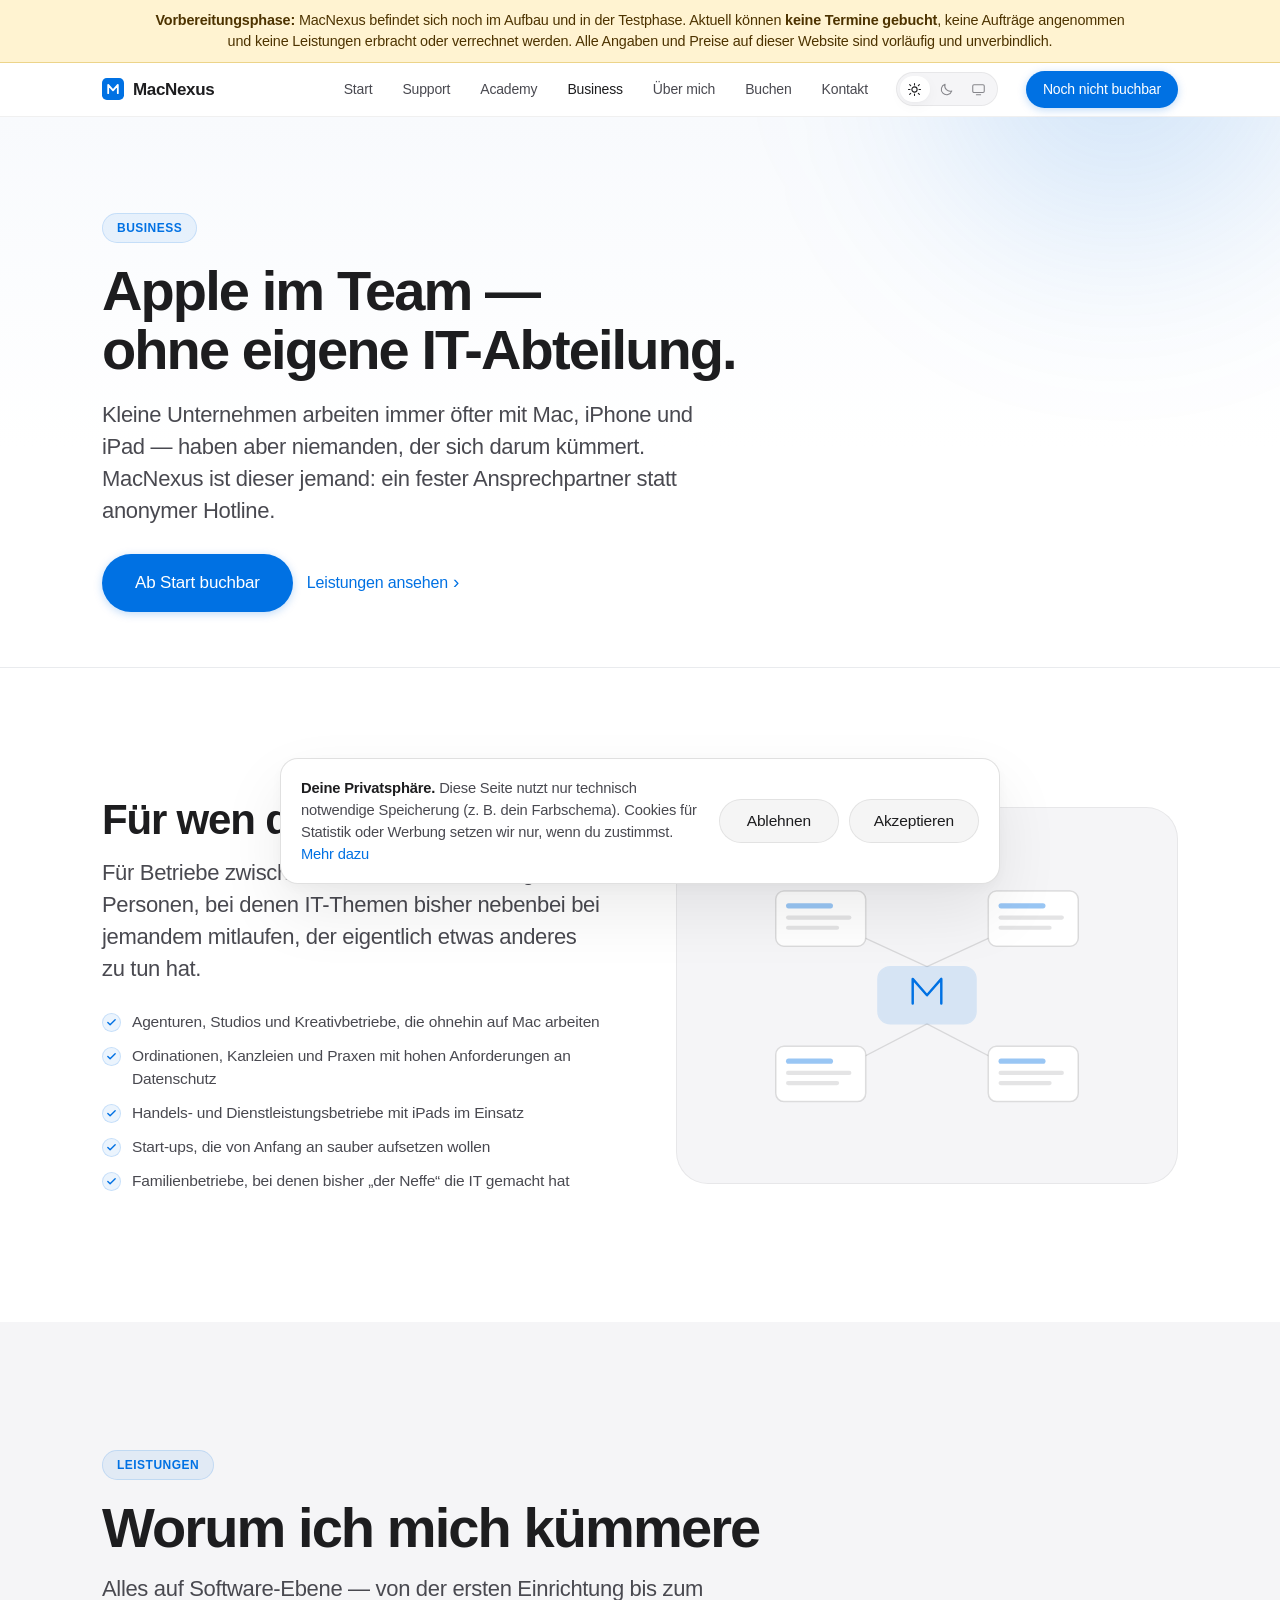
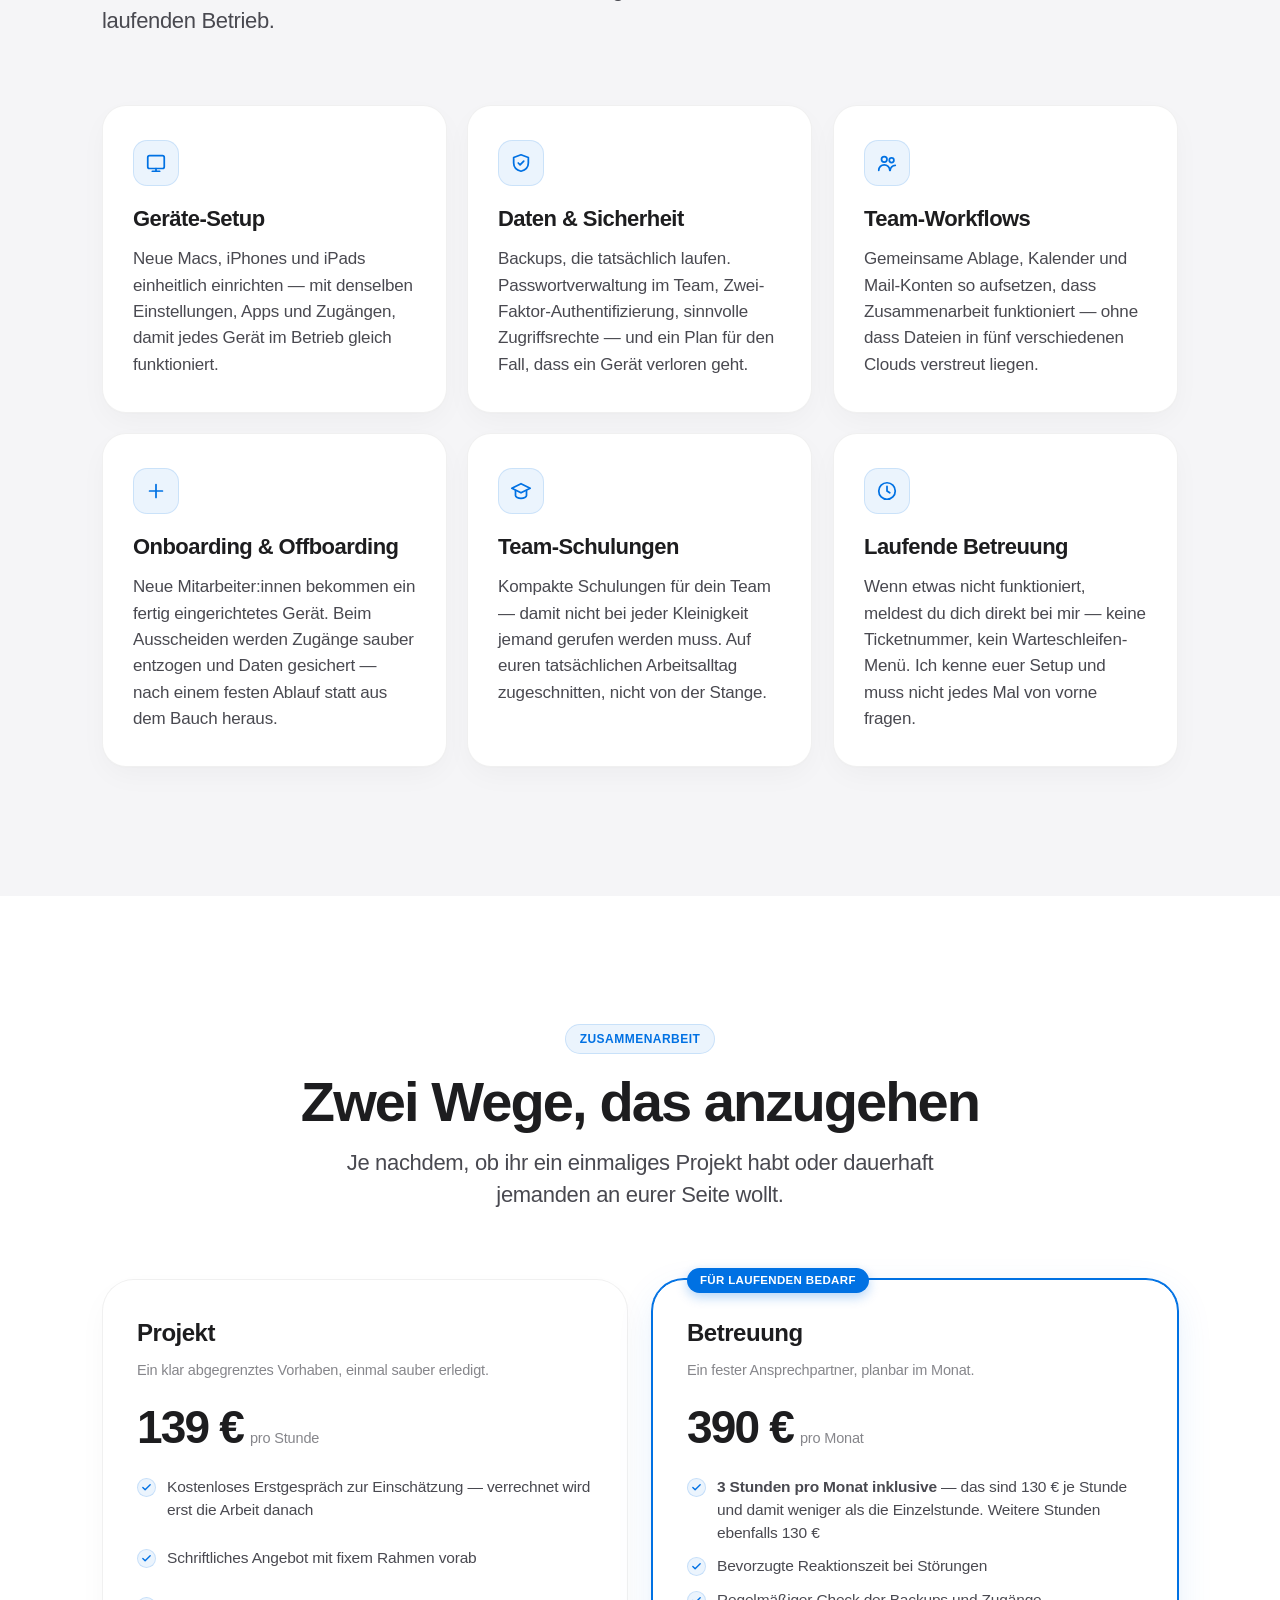
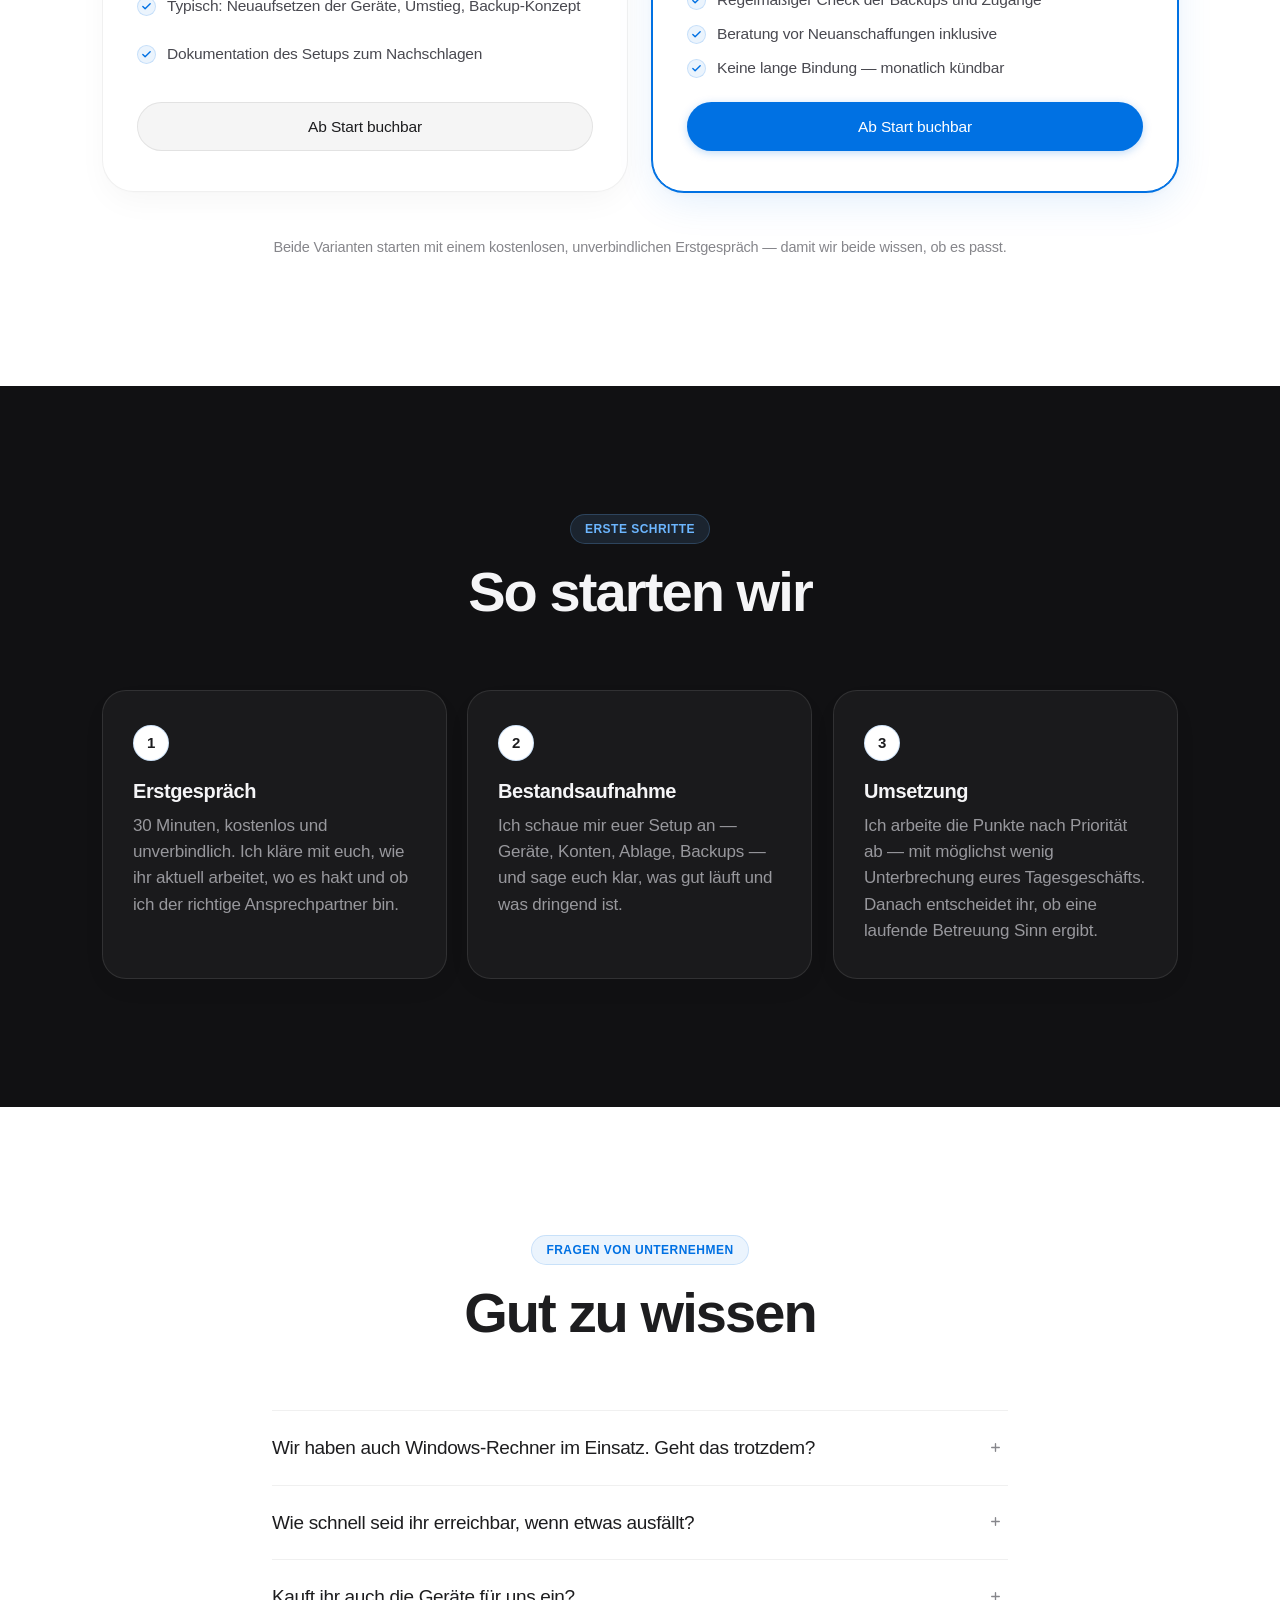
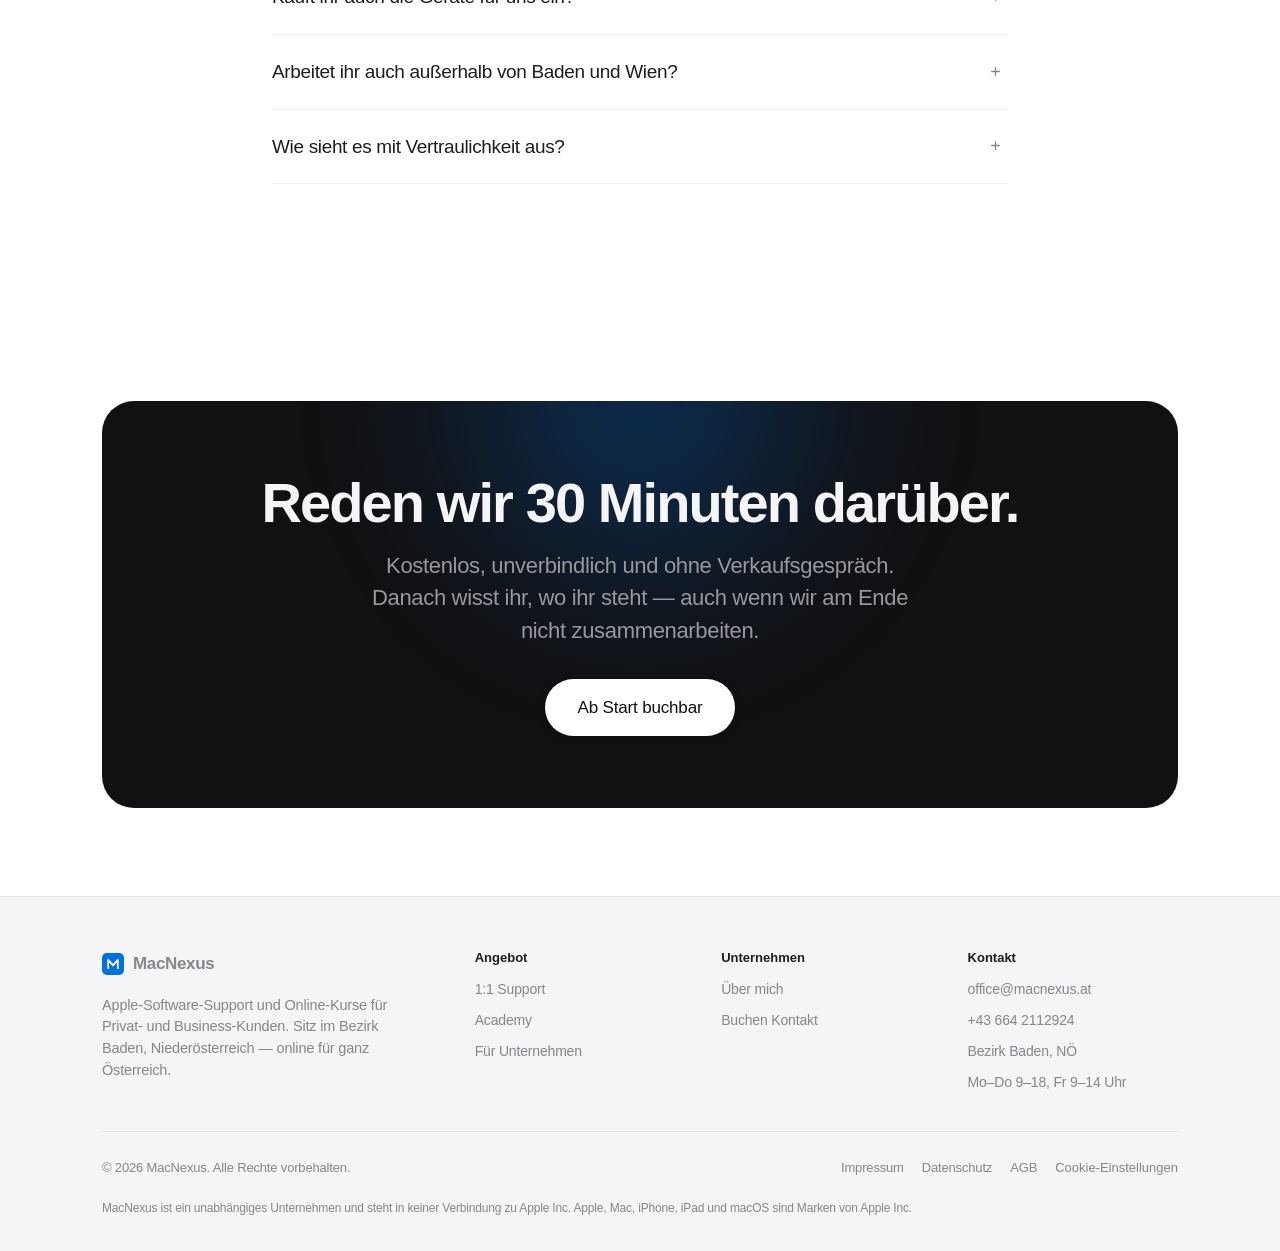
<file: business.html>
<!DOCTYPE html>
<html lang="de-AT">
<head>
<meta charset="utf-8">
<meta name="viewport" content="width=device-width, initial-scale=1">
<script>
/* Farbschema sofort setzen, damit nichts in der falschen Farbe aufblitzt */
(function(){try{var v=localStorage.getItem("macnexus-theme");
document.documentElement.setAttribute("data-theme",
(v==="light"||v==="dark"||v==="system")?v:"light");}
catch(e){document.documentElement.setAttribute("data-theme","light");}})();
</script>
<title>Apple-Support für Unternehmen — MacNexus Business</title>
<meta name="description" content="Apple-Betreuung für kleine Unternehmen ohne eigene IT: Geräte-Setup, Team-Workflows, Datensicherheit und ein fester Ansprechpartner. Baden, Wien, Österreich.">
<meta name="theme-color" content="#ffffff" media="(prefers-color-scheme: light)">
<meta name="theme-color" content="#000000" media="(prefers-color-scheme: dark)">
<link rel="icon" href="data:image/svg+xml,%3Csvg xmlns='http://www.w3.org/2000/svg' viewBox='0 0 32 32'%3E%3Crect width='32' height='32' rx='7' fill='%230071e3'/%3E%3Cpath d='M9 22V10l7 8 7-8v12' stroke='white' stroke-width='2.6' fill='none' stroke-linecap='round' stroke-linejoin='round'/%3E%3C/svg%3E">
<link rel="stylesheet" href="assets/css/style.css?v=9">
</head>
<body>

<a class="skip-link" href="#main">Zum Inhalt springen</a>

<div class="vorb-banner" role="note">
  <p><strong>Vorbereitungsphase:</strong> MacNexus befindet sich noch im Aufbau und in der Testphase.
  Aktuell können <strong>keine Termine gebucht</strong>, keine Aufträge angenommen und keine Leistungen erbracht
  oder verrechnet werden. Alle Angaben und Preise auf dieser Website sind vorläufig und unverbindlich.</p>
</div>


<header class="nav">
  <div class="nav__inner">
    <a class="brand" href="index.html">
      <svg class="brand__mark" viewBox="0 0 32 32" aria-hidden="true">
        <rect width="32" height="32" rx="7" fill="var(--c-accent)"/>
        <path d="M9 22V10l7 8 7-8v12" stroke="#fff" stroke-width="2.6" fill="none" stroke-linecap="round" stroke-linejoin="round"/>
      </svg>
      <span class="brand__name"><strong>MacNexus</strong></span>
    </a>
    <button class="nav__toggle" aria-label="Menü öffnen" aria-expanded="false" aria-controls="nav-menu"><span></span></button>
    <div class="nav__menu" id="nav-menu">
      <nav class="nav__links" aria-label="Hauptnavigation">
        <a href="index.html">Start</a>
        <a href="support.html">Support</a>
        <a href="academy.html">Academy</a>
        <a href="business.html" class="is-active">Business</a>
        <a href="ueber-mich.html">Über mich</a>
        <a href="buchen.html">Buchen</a>
        <a href="kontakt.html">Kontakt</a>
      </nav>
      <div class="themeswitch" role="radiogroup" aria-label="Farbschema">
        <button type="button" class="themeswitch__btn" data-theme-btn="light"
                role="radio" aria-checked="false" aria-label="Helles Design" title="Hell">
          <svg viewBox="0 0 24 24" aria-hidden="true"><circle cx="12" cy="12" r="4.2"/><path d="M12 2.4v2.4M12 19.2v2.4M4.2 4.2l1.7 1.7M18.1 18.1l1.7 1.7M2.4 12h2.4M19.2 12h2.4M4.2 19.8l1.7-1.7M18.1 5.9l1.7-1.7"/></svg>
        </button>
        <button type="button" class="themeswitch__btn" data-theme-btn="dark"
                role="radio" aria-checked="false" aria-label="Dunkles Design" title="Dunkel">
          <svg viewBox="0 0 24 24" aria-hidden="true"><path d="M20.5 14.3A8.6 8.6 0 019.7 3.5a8.6 8.6 0 1010.8 10.8z"/></svg>
        </button>
        <button type="button" class="themeswitch__btn" data-theme-btn="system"
                role="radio" aria-checked="false" aria-label="Systemeinstellung übernehmen" title="Systemangepasst">
          <svg viewBox="0 0 24 24" aria-hidden="true"><rect x="2.8" y="4.4" width="18.4" height="12.4" rx="2"/><path d="M8.6 20.4h6.8"/></svg>
        </button>
      </div>
      <a class="btn btn--primary nav__cta" href="buchen.html" data-booking="support">Noch nicht buchbar</a>
    </div>
  </div>
</header>

<main id="main">

<section class="page-head">
  <div class="page-head__glow"></div>
  <div class="wrap">
    <span class="eyebrow reveal">Business</span>
    <h1 class="h-1 reveal" data-reveal-delay="60">Apple im Team —<br>ohne eigene IT-Abteilung.</h1>
    <p class="lead reveal" data-reveal-delay="120">
      Kleine Unternehmen arbeiten immer öfter mit Mac, iPhone und iPad — haben
      aber niemanden, der sich darum kümmert. MacNexus ist dieser jemand:
      ein fester Ansprechpartner statt anonymer Hotline.
    </p>
    <div class="btn-row mt-m reveal" data-reveal-delay="180">
      <a class="btn btn--primary btn--lg" href="buchen.html">Ab Start buchbar</a>
      <a class="link-arrow" href="#leistungen">Leistungen ansehen</a>
    </div>
  </div>
</section>

<!-- Für wen -->
<section class="section">
  <div class="wrap">
    <div class="split">
      <div class="reveal">
        <h2 class="h-2">Für wen das gedacht ist</h2>
        <p class="lead mt-s">
          Für Betriebe zwischen zwei und rund zwanzig Personen, bei denen
          IT-Themen bisher nebenbei bei jemandem mitlaufen, der eigentlich
          etwas anderes zu tun hat.
        </p>
        <ul class="ticks mt-m">
          <li>Agenturen, Studios und Kreativbetriebe, die ohnehin auf Mac arbeiten</li>
          <li>Ordinationen, Kanzleien und Praxen mit hohen Anforderungen an Datenschutz</li>
          <li>Handels- und Dienstleistungsbetriebe mit iPads im Einsatz</li>
          <li>Start-ups, die von Anfang an sauber aufsetzen wollen</li>
          <li>Familienbetriebe, bei denen bisher „der Neffe“ die IT gemacht hat</li>
        </ul>
      </div>

      <div class="split__visual reveal" data-reveal-delay="120" aria-hidden="true">
        <svg viewBox="0 0 400 300" fill="none" xmlns="http://www.w3.org/2000/svg">
          <!-- zentraler Knoten mit Geräten -->
          <rect x="152" y="122" width="96" height="56" rx="12" fill="var(--c-accent)" opacity="0.12" stroke="var(--c-accent)" stroke-width="1.5"/>
          <path d="M186 158v-24l14 16 14-16v24" stroke="var(--c-accent)" stroke-width="2.4" fill="none" stroke-linecap="round" stroke-linejoin="round"/>

          <path d="M200 122 L 96 74"  stroke="var(--c-border-strong)" stroke-width="1.3"/>
          <path d="M200 122 L 304 74" stroke="var(--c-border-strong)" stroke-width="1.3"/>
          <path d="M200 178 L 96 232"  stroke="var(--c-border-strong)" stroke-width="1.3"/>
          <path d="M200 178 L 304 232" stroke="var(--c-border-strong)" stroke-width="1.3"/>

          <rect x="52" y="48" width="88" height="54" rx="8" fill="var(--c-surface)" stroke="var(--c-border-strong)" stroke-width="1.5"/>
          <rect x="62" y="60" width="46" height="5" rx="2.5" fill="var(--c-accent)" opacity="0.4"/>
          <rect x="62" y="72" width="64" height="4" rx="2" fill="var(--c-text-muted)" opacity="0.22"/>
          <rect x="62" y="82" width="52" height="4" rx="2" fill="var(--c-text-muted)" opacity="0.22"/>

          <rect x="260" y="48" width="88" height="54" rx="8" fill="var(--c-surface)" stroke="var(--c-border-strong)" stroke-width="1.5"/>
          <rect x="270" y="60" width="46" height="5" rx="2.5" fill="var(--c-accent)" opacity="0.4"/>
          <rect x="270" y="72" width="64" height="4" rx="2" fill="var(--c-text-muted)" opacity="0.22"/>
          <rect x="270" y="82" width="52" height="4" rx="2" fill="var(--c-text-muted)" opacity="0.22"/>

          <rect x="52" y="200" width="88" height="54" rx="8" fill="var(--c-surface)" stroke="var(--c-border-strong)" stroke-width="1.5"/>
          <rect x="62" y="212" width="46" height="5" rx="2.5" fill="var(--c-accent)" opacity="0.4"/>
          <rect x="62" y="224" width="64" height="4" rx="2" fill="var(--c-text-muted)" opacity="0.22"/>
          <rect x="62" y="234" width="52" height="4" rx="2" fill="var(--c-text-muted)" opacity="0.22"/>

          <rect x="260" y="200" width="88" height="54" rx="8" fill="var(--c-surface)" stroke="var(--c-border-strong)" stroke-width="1.5"/>
          <rect x="270" y="212" width="46" height="5" rx="2.5" fill="var(--c-accent)" opacity="0.4"/>
          <rect x="270" y="224" width="64" height="4" rx="2" fill="var(--c-text-muted)" opacity="0.22"/>
          <rect x="270" y="234" width="52" height="4" rx="2" fill="var(--c-text-muted)" opacity="0.22"/>
        </svg>
      </div>
    </div>
  </div>
</section>

<!-- Leistungen -->
<section class="section section--elev" id="leistungen">
  <div class="wrap">
    <div class="section-head reveal">
      <span class="eyebrow">Leistungen</span>
      <h2 class="h-1">Worum ich mich kümmere</h2>
      <p class="lead">
        Alles auf Software-Ebene — von der ersten Einrichtung bis zum
        laufenden Betrieb.
      </p>
    </div>

    <div class="grid grid--3">
      <div class="card reveal">
        <div class="card__icon">
          <svg viewBox="0 0 24 24" fill="none" stroke="currentColor" stroke-width="1.9" stroke-linecap="round" stroke-linejoin="round" aria-hidden="true">
            <rect x="3" y="4" width="18" height="14" rx="2"/><path d="M8 21h8M12 18v3"/>
          </svg>
        </div>
        <h3>Geräte-Setup</h3>
        <p class="body">
          Neue Macs, iPhones und iPads einheitlich einrichten — mit denselben
          Einstellungen, Apps und Zugängen, damit jedes Gerät im Betrieb
          gleich funktioniert.
        </p>
      </div>

      <div class="card reveal" data-reveal-delay="80">
        <div class="card__icon">
          <svg viewBox="0 0 24 24" fill="none" stroke="currentColor" stroke-width="1.9" stroke-linecap="round" stroke-linejoin="round" aria-hidden="true">
            <path d="M12 3l8 3v6c0 4.2-3.1 7.6-8 9-4.9-1.4-8-4.8-8-9V6z"/><path d="M9 12l2 2 4-4"/>
          </svg>
        </div>
        <h3>Daten &amp; Sicherheit</h3>
        <p class="body">
          Backups, die tatsächlich laufen. Passwortverwaltung im Team,
          Zwei-Faktor-Authentifizierung, sinnvolle Zugriffsrechte —
          und ein Plan für den Fall, dass ein Gerät verloren geht.
        </p>
      </div>

      <div class="card reveal" data-reveal-delay="160">
        <div class="card__icon">
          <svg viewBox="0 0 24 24" fill="none" stroke="currentColor" stroke-width="1.9" stroke-linecap="round" stroke-linejoin="round" aria-hidden="true">
            <circle cx="9" cy="8" r="3"/><path d="M3 20a6 6 0 0 1 12 0"/>
            <circle cx="17" cy="9" r="2.5"/><path d="M15.5 20a5.5 5.5 0 0 1 5.5-5.5"/>
          </svg>
        </div>
        <h3>Team-Workflows</h3>
        <p class="body">
          Gemeinsame Ablage, Kalender und Mail-Konten so aufsetzen, dass
          Zusammenarbeit funktioniert — ohne dass Dateien in fünf
          verschiedenen Clouds verstreut liegen.
        </p>
      </div>

      <div class="card reveal">
        <div class="card__icon">
          <svg viewBox="0 0 24 24" fill="none" stroke="currentColor" stroke-width="1.9" stroke-linecap="round" stroke-linejoin="round" aria-hidden="true">
            <path d="M12 5v14M5 12h14"/>
          </svg>
        </div>
        <h3>Onboarding &amp; Offboarding</h3>
        <p class="body">
          Neue Mitarbeiter:innen bekommen ein fertig eingerichtetes Gerät.
          Beim Ausscheiden werden Zugänge sauber entzogen und Daten gesichert —
          nach einem festen Ablauf statt aus dem Bauch heraus.
        </p>
      </div>

      <div class="card reveal" data-reveal-delay="80">
        <div class="card__icon">
          <svg viewBox="0 0 24 24" fill="none" stroke="currentColor" stroke-width="1.9" stroke-linecap="round" stroke-linejoin="round" aria-hidden="true">
            <path d="M22 9 12 4 2 9l10 5z"/><path d="M6 11.5V17c0 1.5 2.7 3 6 3s6-1.5 6-3v-5.5"/>
          </svg>
        </div>
        <h3>Team-Schulungen</h3>
        <p class="body">
          Kompakte Schulungen für dein Team — damit nicht bei jeder Kleinigkeit
          jemand gerufen werden muss. Auf euren tatsächlichen Arbeitsalltag
          zugeschnitten, nicht von der Stange.
        </p>
      </div>

      <div class="card reveal" data-reveal-delay="160">
        <div class="card__icon">
          <svg viewBox="0 0 24 24" fill="none" stroke="currentColor" stroke-width="1.9" stroke-linecap="round" stroke-linejoin="round" aria-hidden="true">
            <circle cx="12" cy="12" r="9"/><path d="M12 7v5l3 2"/>
          </svg>
        </div>
        <h3>Laufende Betreuung</h3>
        <p class="body">
          Wenn etwas nicht funktioniert, meldest du dich direkt bei mir —
          keine Ticketnummer, kein Warteschleifen-Menü. Ich kenne euer Setup
          und muss nicht jedes Mal von vorne fragen.
        </p>
      </div>
    </div>
  </div>
</section>

<!-- Modelle -->
<section class="section">
  <div class="wrap">
    <div class="section-head center reveal">
      <span class="eyebrow">Zusammenarbeit</span>
      <h2 class="h-1">Zwei Wege, das anzugehen</h2>
      <p class="lead">
        Je nachdem, ob ihr ein einmaliges Projekt habt oder dauerhaft
        jemanden an eurer Seite wollt.
      </p>
    </div>

    <div class="price-grid">
      <div class="price-card reveal">
        <div>
          <h3 class="h-3">Projekt</h3>
          <p class="body-sm mt-s">Ein klar abgegrenztes Vorhaben, einmal sauber erledigt.</p>
        </div>
        <div class="price-card__amount">
          <b>139&nbsp;€</b>
          <span>pro Stunde</span>
        </div>
        <ul class="ticks">
          <li>Kostenloses Erstgespräch zur Einschätzung — verrechnet wird erst die Arbeit danach</li>
          <li>Schriftliches Angebot mit fixem Rahmen vorab</li>
          <li>Typisch: Neuaufsetzen der Geräte, Umstieg, Backup-Konzept</li>
          <li>Dokumentation des Setups zum Nachschlagen</li>
        </ul>
        <a class="btn btn--ghost btn--block" href="buchen.html">Ab Start buchbar</a>
      </div>

      <div class="price-card price-card--featured reveal" data-reveal-delay="100">
        <span class="price-card__tag">Für laufenden Bedarf</span>
        <div>
          <h3 class="h-3">Betreuung</h3>
          <p class="body-sm mt-s">Ein fester Ansprechpartner, planbar im Monat.</p>
        </div>
        <div class="price-card__amount">
          <b>390&nbsp;€</b>
          <span>pro Monat</span>
        </div>
        <ul class="ticks">
          <li><strong>3 Stunden pro Monat inklusive</strong> — das sind 130 € je Stunde und damit weniger als die Einzelstunde. Weitere Stunden ebenfalls 130 €</li>
          <li>Bevorzugte Reaktionszeit bei Störungen</li>
          <li>Regelmäßiger Check der Backups und Zugänge</li>
          <li>Beratung vor Neuanschaffungen inklusive</li>
          <li>Keine lange Bindung — monatlich kündbar</li>
        </ul>
        <a class="btn btn--primary btn--block" href="buchen.html">Ab Start buchbar</a>
      </div>
    </div>

    <p class="body-sm center mt-l reveal">
      Beide Varianten starten mit einem kostenlosen, unverbindlichen Erstgespräch —
      damit wir beide wissen, ob es passt.
    </p>
  </div>
</section>

<!-- Ablauf -->
<section class="section section--ink">
  <div class="wrap">
    <div class="section-head center reveal">
      <span class="eyebrow">Erste Schritte</span>
      <h2 class="h-1">So starten wir</h2>
    </div>

    <div class="steps">
      <div class="step reveal" style="background:rgba(255,255,255,.04);border-color:rgba(255,255,255,.10)">
        <div class="step__num" style="background:#fff;color:#1d1d1f">1</div>
        <h3 style="color:var(--c-on-ink)">Erstgespräch</h3>
        <p class="body" style="color:var(--c-on-ink-muted)">
          30 Minuten, kostenlos und unverbindlich. Ich kläre mit euch, wie ihr aktuell
          arbeitet, wo es hakt und ob ich der richtige Ansprechpartner bin.
        </p>
      </div>
      <div class="step reveal" data-reveal-delay="100" style="background:rgba(255,255,255,.04);border-color:rgba(255,255,255,.10)">
        <div class="step__num" style="background:#fff;color:#1d1d1f">2</div>
        <h3 style="color:var(--c-on-ink)">Bestandsaufnahme</h3>
        <p class="body" style="color:var(--c-on-ink-muted)">
          Ich schaue mir euer Setup an — Geräte, Konten, Ablage, Backups —
          und sage euch klar, was gut läuft und was dringend ist.
        </p>
      </div>
      <div class="step reveal" data-reveal-delay="200" style="background:rgba(255,255,255,.04);border-color:rgba(255,255,255,.10)">
        <div class="step__num" style="background:#fff;color:#1d1d1f">3</div>
        <h3 style="color:var(--c-on-ink)">Umsetzung</h3>
        <p class="body" style="color:var(--c-on-ink-muted)">
          Ich arbeite die Punkte nach Priorität ab — mit möglichst wenig
          Unterbrechung eures Tagesgeschäfts. Danach entscheidet ihr, ob eine
          laufende Betreuung Sinn ergibt.
        </p>
      </div>
    </div>
  </div>
</section>

<!-- FAQ -->
<section class="section">
  <div class="wrap wrap--narrow">
    <div class="section-head center reveal">
      <span class="eyebrow">Fragen von Unternehmen</span>
      <h2 class="h-1">Gut zu wissen</h2>
    </div>

    <div class="faq reveal">
      <div class="faq__item">
        <button class="faq__q" aria-expanded="false">Wir haben auch Windows-Rechner im Einsatz. Geht das trotzdem?</button>
        <div class="faq__a"><div>
          <p class="body">
            In einer gemischten Umgebung kümmere ich mich um die Apple-Seite
            und darum, dass sie mit dem Rest sauber zusammenspielt — etwa bei
            gemeinsamer Ablage, Mail und Kalendern. Reine Windows-Server-Themen
            sind nicht mein Bereich; da sage ich es euch ehrlich.
          </p>
        </div></div>
      </div>
      <div class="faq__item">
        <button class="faq__q" aria-expanded="false">Wie schnell seid ihr erreichbar, wenn etwas ausfällt?</button>
        <div class="faq__a"><div>
          <p class="body">
            Anfragen beantworte ich an Werktagen in der Regel innerhalb weniger
            Stunden. Für Betreuungskunden gibt es eine vereinbarte, bevorzugte
            Reaktionszeit — was konkret machbar ist, halten wir vorher schriftlich
            fest, statt es zu versprechen und dann nicht zu halten.
          </p>
        </div></div>
      </div>
      <div class="faq__item">
        <button class="faq__q" aria-expanded="false">Kauft ihr auch die Geräte für uns ein?</button>
        <div class="faq__a"><div>
          <p class="body">
            Ich verkaufe keine Hardware — genau deshalb ist meine Empfehlung
            unabhängig. Ich sage euch, welche Geräte und welche Ausstattung
            für euren Bedarf sinnvoll sind, und ihr kauft dort, wo es für
            euch am besten passt.
          </p>
        </div></div>
      </div>
      <div class="faq__item">
        <button class="faq__q" aria-expanded="false">Arbeitet ihr auch außerhalb von Baden und Wien?</button>
        <div class="faq__a"><div>
          <p class="body">
            Ja. Der Schwerpunkt für Vor-Ort-Termine liegt im Bezirk Baden, in Wien
            und im Umland. Vieles lässt sich aber ohnehin remote erledigen —
            damit ist österreichweite Betreuung problemlos möglich.
          </p>
        </div></div>
      </div>
      <div class="faq__item">
        <button class="faq__q" aria-expanded="false">Wie sieht es mit Vertraulichkeit aus?</button>
        <div class="faq__a"><div>
          <p class="body">
            Selbstverständlich vertraulich — auf Wunsch mit unterschriebener
            Verschwiegenheitserklärung, bevor ich Zugriff auf irgendetwas bekomme.
            Gerade bei Kanzleien und Ordinationen ist das der Normalfall.
          </p>
        </div></div>
      </div>
    </div>
  </div>
</section>

<section class="section section--tight">
  <div class="wrap">
    <div class="cta-band reveal">
      <div class="cta-band__glow"></div>
      <h2 class="h-1">Reden wir 30 Minuten darüber.</h2>
      <p class="lead">
        Kostenlos, unverbindlich und ohne Verkaufsgespräch. Danach wisst ihr,
        wo ihr steht — auch wenn wir am Ende nicht zusammenarbeiten.
      </p>
      <div class="btn-row">
        <a class="btn btn--on-ink btn--lg" href="buchen.html" data-booking="business">Ab Start buchbar</a>
        <p class="booking-alt" data-booking-alt hidden>Oder <a href="kontakt.html">schreib mir zuerst</a>, wenn du lieber Details vorab klärst.</p>
      </div>
    </div>
  </div>
</section>

</main>

<footer class="footer">
  <div class="wrap">
    <div class="footer__grid">
      <div class="footer__about">
        <a class="brand" href="index.html">
          <svg class="brand__mark" viewBox="0 0 32 32" aria-hidden="true">
            <rect width="32" height="32" rx="7" fill="var(--c-accent)"/>
            <path d="M9 22V10l7 8 7-8v12" stroke="#fff" stroke-width="2.6" fill="none" stroke-linecap="round" stroke-linejoin="round"/>
          </svg>
          <span class="brand__name"><strong>MacNexus</strong></span>
        </a>
        <p class="body-sm">
          Apple-Software-Support und Online-Kurse für Privat- und Business-Kunden.
          Sitz im Bezirk Baden, Niederösterreich — online für ganz Österreich.
        </p>
      </div>
      <div>
        <h4>Angebot</h4>
        <ul>
          <li><a href="support.html">1:1 Support</a></li>
          <li><a href="academy.html">Academy</a></li>
          <li><a href="business.html">Für Unternehmen</a></li>
        </ul>
      </div>
      <div>
        <h4>Unternehmen</h4>
        <ul>
          <li><a href="ueber-mich.html">Über mich</a></li>
          <li><a href="buchen.html">Buchen</a>
        <a href="kontakt.html">Kontakt</a></li>
        </ul>
      </div>
      <div>
        <h4>Kontakt</h4>
        <ul>
          <li><a href="mailto:office@macnexus.at">office@macnexus.at</a></li>
          <li><a href="tel:+436642112924">+43 664 2112924</a></li>
          <li><span style="color:var(--c-text-muted)">Bezirk Baden, NÖ</span></li>
          <li><span style="color:var(--c-text-muted)">Mo–Do 9–18, Fr 9–14 Uhr</span></li>
        </ul>
      </div>
    </div>
    <div class="footer__bottom">
      <span>© <span data-year>2026</span> MacNexus. Alle Rechte vorbehalten.</span>
      <div class="footer__legal">
        <a href="impressum.html">Impressum</a>
        <a href="datenschutz.html">Datenschutz</a>
        <a href="agb.html">AGB</a>
        <button type="button" class="link-btn" data-cookie-settings>Cookie-Einstellungen</button>
      </div>
    </div>
    <p class="body-sm" style="margin-top:22px;font-size:12px;line-height:1.5;color:var(--c-text-muted)">
      MacNexus ist ein unabhängiges Unternehmen und steht in keiner Verbindung zu Apple Inc.
      Apple, Mac, iPhone, iPad und macOS sind Marken von Apple Inc.
    </p>
  </div>
</footer>

<script src="assets/js/theme.js"></script>
<script src="assets/js/config.js"></script>
<script src="assets/js/main.js"></script>
<script src="assets/js/consent.js"></script>
</body>
</html>
</file>
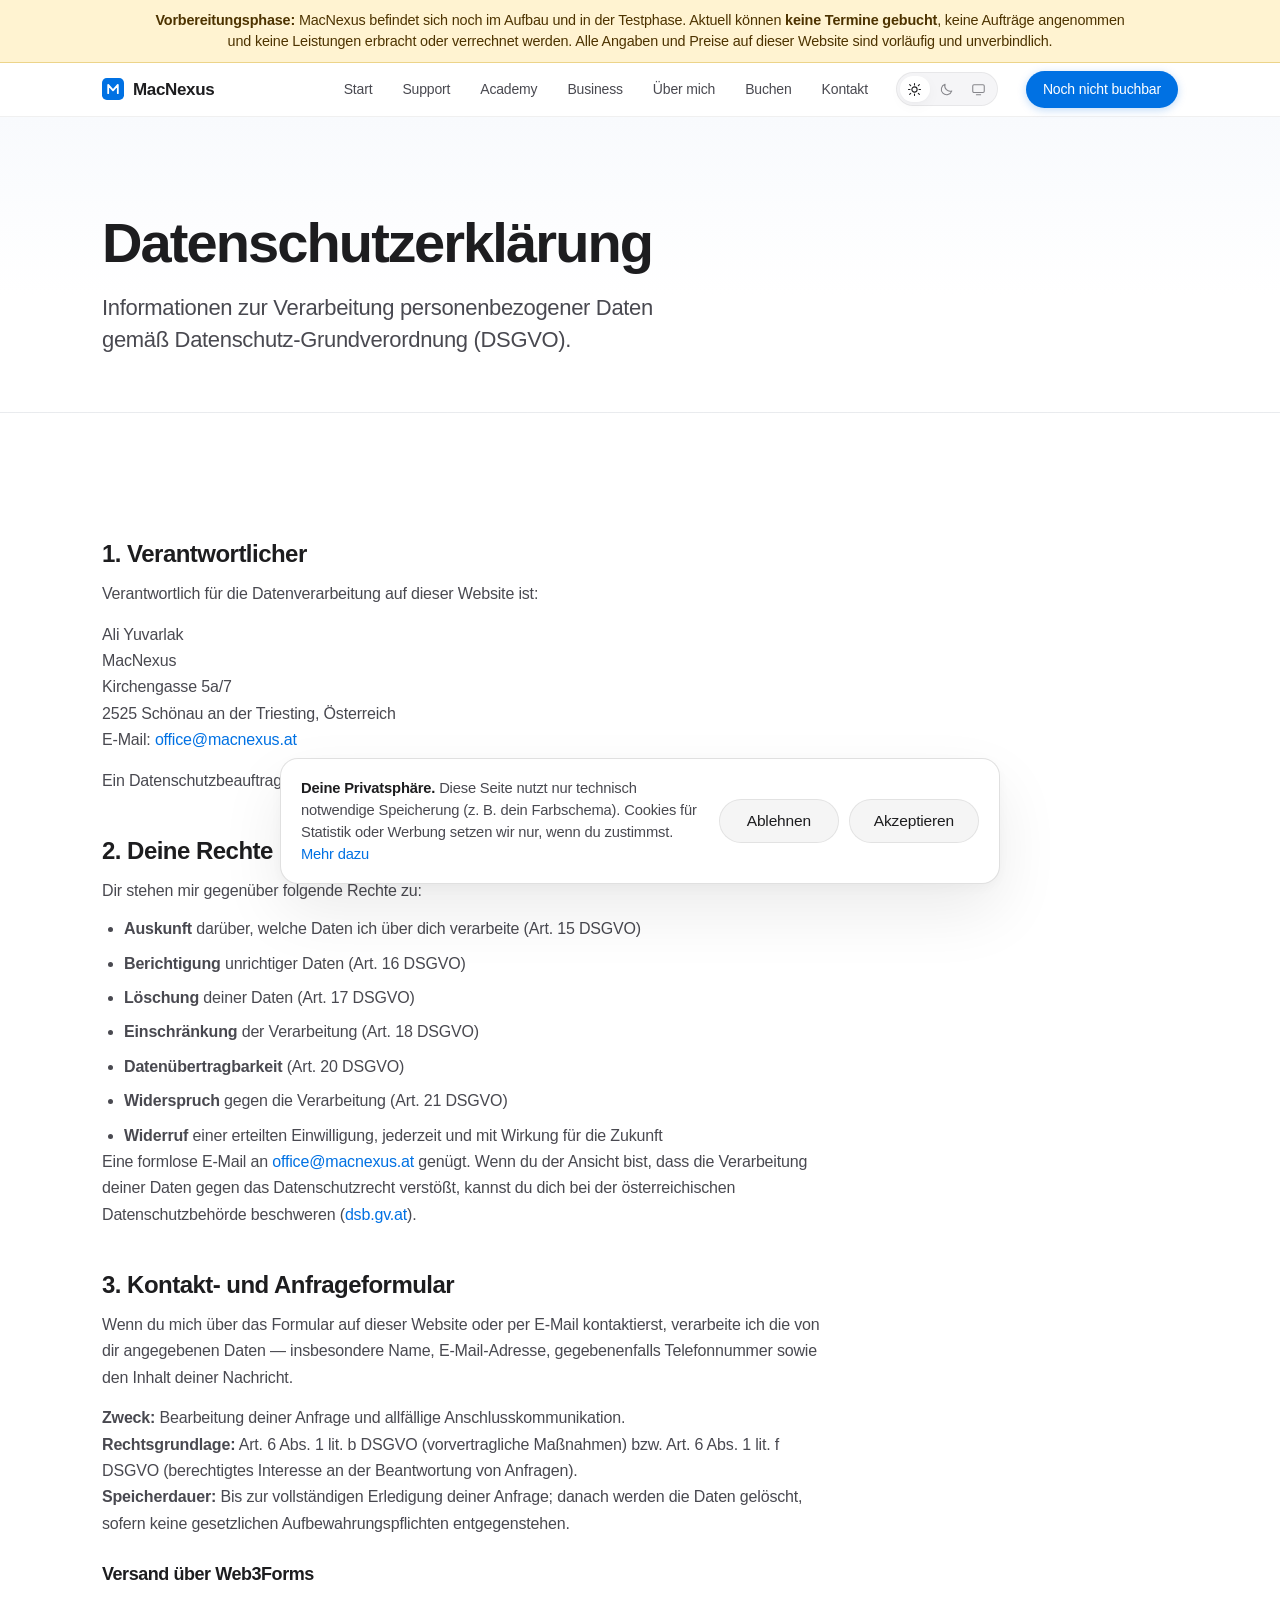
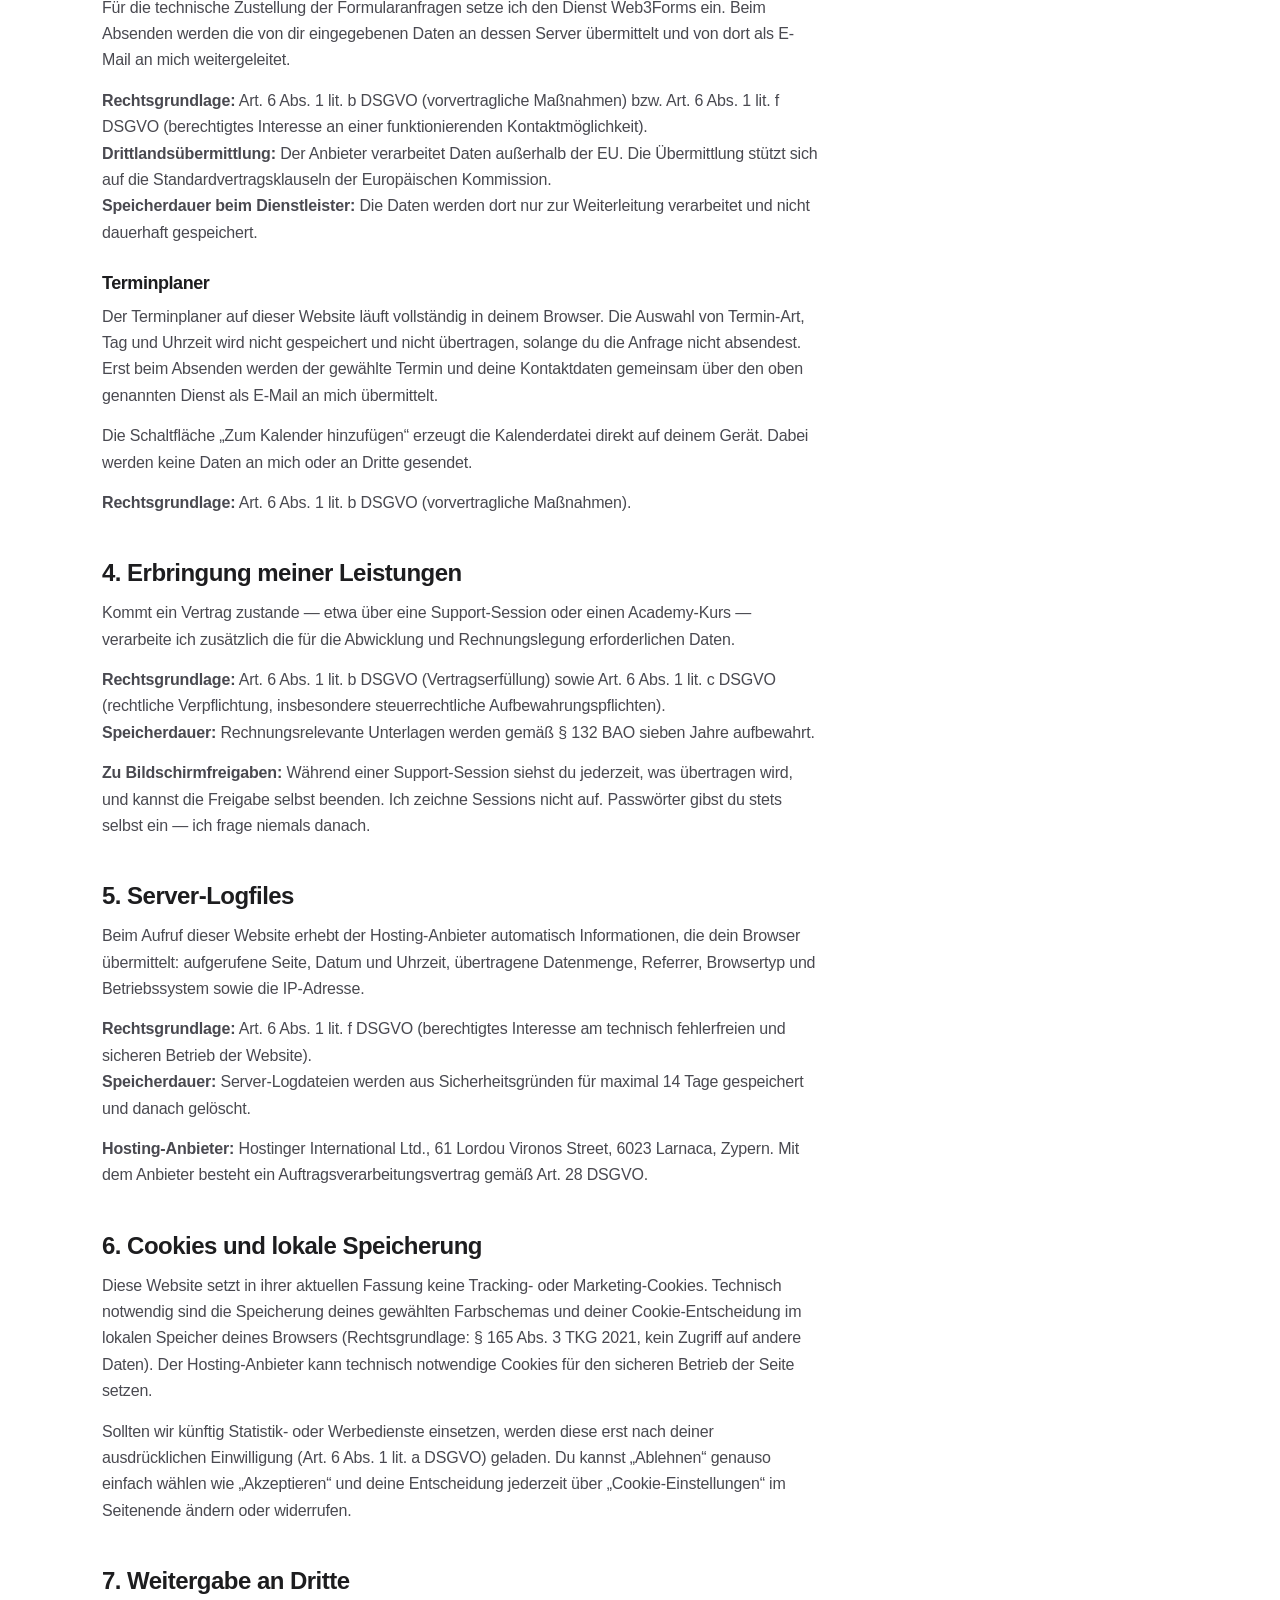
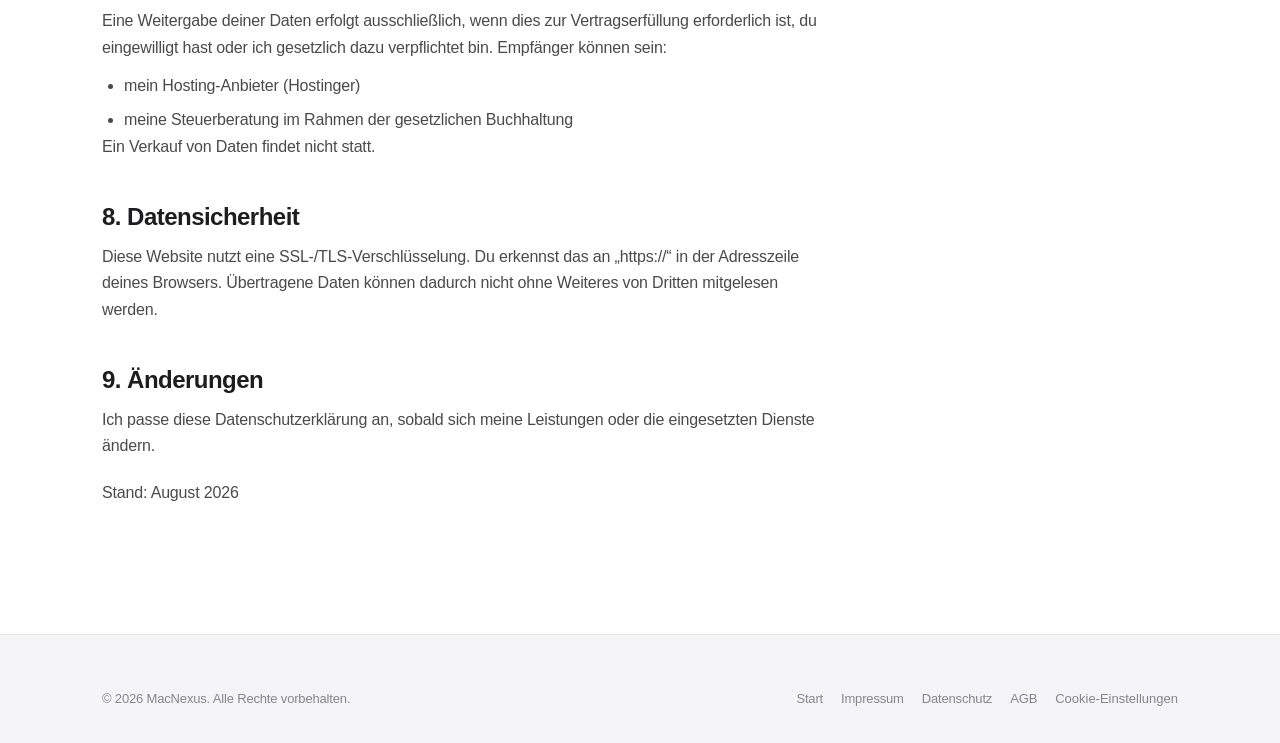
<file: datenschutz.html>
<!DOCTYPE html>
<html lang="de-AT">
<head>
<meta charset="utf-8">
<meta name="viewport" content="width=device-width, initial-scale=1">
<script>
/* Farbschema sofort setzen, damit nichts in der falschen Farbe aufblitzt */
(function(){try{var v=localStorage.getItem("macnexus-theme");
document.documentElement.setAttribute("data-theme",
(v==="light"||v==="dark"||v==="system")?v:"light");}
catch(e){document.documentElement.setAttribute("data-theme","light");}})();
</script>
<title>Datenschutzerklärung — MacNexus</title>
<meta name="description" content="Informationen zur Verarbeitung personenbezogener Daten gemäß DSGVO.">
<meta name="robots" content="noindex">
<meta name="theme-color" content="#ffffff" media="(prefers-color-scheme: light)">
<meta name="theme-color" content="#000000" media="(prefers-color-scheme: dark)">
<link rel="icon" href="data:image/svg+xml,%3Csvg xmlns='http://www.w3.org/2000/svg' viewBox='0 0 32 32'%3E%3Crect width='32' height='32' rx='7' fill='%230071e3'/%3E%3Cpath d='M9 22V10l7 8 7-8v12' stroke='white' stroke-width='2.6' fill='none' stroke-linecap='round' stroke-linejoin='round'/%3E%3C/svg%3E">
<link rel="stylesheet" href="assets/css/style.css?v=9">
</head>
<body>

<a class="skip-link" href="#main">Zum Inhalt springen</a>

<div class="vorb-banner" role="note">
  <p><strong>Vorbereitungsphase:</strong> MacNexus befindet sich noch im Aufbau und in der Testphase.
  Aktuell können <strong>keine Termine gebucht</strong>, keine Aufträge angenommen und keine Leistungen erbracht
  oder verrechnet werden. Alle Angaben und Preise auf dieser Website sind vorläufig und unverbindlich.</p>
</div>


<header class="nav">
  <div class="nav__inner">
    <a class="brand" href="index.html">
      <svg class="brand__mark" viewBox="0 0 32 32" aria-hidden="true">
        <rect width="32" height="32" rx="7" fill="var(--c-accent)"/>
        <path d="M9 22V10l7 8 7-8v12" stroke="#fff" stroke-width="2.6" fill="none" stroke-linecap="round" stroke-linejoin="round"/>
      </svg>
      <span class="brand__name"><strong>MacNexus</strong></span>
    </a>
    <button class="nav__toggle" aria-label="Menü öffnen" aria-expanded="false" aria-controls="nav-menu"><span></span></button>
    <div class="nav__menu" id="nav-menu">
      <nav class="nav__links" aria-label="Hauptnavigation">
        <a href="index.html">Start</a>
        <a href="support.html">Support</a>
        <a href="academy.html">Academy</a>
        <a href="business.html">Business</a>
        <a href="ueber-mich.html">Über mich</a>
        <a href="buchen.html">Buchen</a>
        <a href="kontakt.html">Kontakt</a>
      </nav>
      <div class="themeswitch" role="radiogroup" aria-label="Farbschema">
        <button type="button" class="themeswitch__btn" data-theme-btn="light"
                role="radio" aria-checked="false" aria-label="Helles Design" title="Hell">
          <svg viewBox="0 0 24 24" aria-hidden="true"><circle cx="12" cy="12" r="4.2"/><path d="M12 2.4v2.4M12 19.2v2.4M4.2 4.2l1.7 1.7M18.1 18.1l1.7 1.7M2.4 12h2.4M19.2 12h2.4M4.2 19.8l1.7-1.7M18.1 5.9l1.7-1.7"/></svg>
        </button>
        <button type="button" class="themeswitch__btn" data-theme-btn="dark"
                role="radio" aria-checked="false" aria-label="Dunkles Design" title="Dunkel">
          <svg viewBox="0 0 24 24" aria-hidden="true"><path d="M20.5 14.3A8.6 8.6 0 019.7 3.5a8.6 8.6 0 1010.8 10.8z"/></svg>
        </button>
        <button type="button" class="themeswitch__btn" data-theme-btn="system"
                role="radio" aria-checked="false" aria-label="Systemeinstellung übernehmen" title="Systemangepasst">
          <svg viewBox="0 0 24 24" aria-hidden="true"><rect x="2.8" y="4.4" width="18.4" height="12.4" rx="2"/><path d="M8.6 20.4h6.8"/></svg>
        </button>
      </div>
      <a class="btn btn--primary nav__cta" href="buchen.html" data-booking="support">Noch nicht buchbar</a>
    </div>
  </div>
</header>

<main id="main">

<section class="page-head">
  <div class="wrap">
    <h1 class="h-1">Datenschutzerklärung</h1>
    <p class="lead">
      Informationen zur Verarbeitung personenbezogener Daten gemäß
      Datenschutz-Grundverordnung (DSGVO).
    </p>
  </div>
</section>

<section class="section">
  <div class="wrap">
    <div class="prose">

      <h2>1. Verantwortlicher</h2>
      <p>
        Verantwortlich für die Datenverarbeitung auf dieser Website ist:
      </p>
      <p>
        Ali Yuvarlak<br>
        MacNexus<br>
        Kirchengasse 5a/7<br>
        2525 Schönau an der Triesting, Österreich<br>
        E-Mail: <a href="mailto:office@macnexus.at">office@macnexus.at</a>
      </p>
      <p>
        Ein Datenschutzbeauftragter ist gesetzlich nicht erforderlich und wurde
        nicht bestellt.
      </p>

      <h2>2. Deine Rechte</h2>
      <p>Dir stehen mir gegenüber folgende Rechte zu:</p>
      <ul>
        <li><strong>Auskunft</strong> darüber, welche Daten ich über dich verarbeite (Art. 15 DSGVO)</li>
        <li><strong>Berichtigung</strong> unrichtiger Daten (Art. 16 DSGVO)</li>
        <li><strong>Löschung</strong> deiner Daten (Art. 17 DSGVO)</li>
        <li><strong>Einschränkung</strong> der Verarbeitung (Art. 18 DSGVO)</li>
        <li><strong>Datenübertragbarkeit</strong> (Art. 20 DSGVO)</li>
        <li><strong>Widerspruch</strong> gegen die Verarbeitung (Art. 21 DSGVO)</li>
        <li><strong>Widerruf</strong> einer erteilten Einwilligung, jederzeit und mit Wirkung für die Zukunft</li>
      </ul>
      <p>
        Eine formlose E-Mail an <a href="mailto:office@macnexus.at">office@macnexus.at</a>
        genügt. Wenn du der Ansicht bist, dass die Verarbeitung deiner Daten gegen
        das Datenschutzrecht verstößt, kannst du dich bei der österreichischen
        Datenschutzbehörde beschweren
        (<a href="https://www.dsb.gv.at" rel="noopener">dsb.gv.at</a>).
      </p>

      <h2>3. Kontakt- und Anfrageformular</h2>
      <p>
        Wenn du mich über das Formular auf dieser Website oder per E-Mail kontaktierst,
        verarbeite ich die von dir angegebenen Daten — insbesondere Name,
        E-Mail-Adresse, gegebenenfalls Telefonnummer sowie den Inhalt deiner Nachricht.
      </p>
      <p>
        <strong>Zweck:</strong> Bearbeitung deiner Anfrage und allfällige Anschlusskommunikation.<br>
        <strong>Rechtsgrundlage:</strong> Art. 6 Abs. 1 lit. b DSGVO (vorvertragliche
        Maßnahmen) bzw. Art. 6 Abs. 1 lit. f DSGVO (berechtigtes Interesse an der
        Beantwortung von Anfragen).<br>
        <strong>Speicherdauer:</strong> Bis zur vollständigen Erledigung deiner Anfrage;
        danach werden die Daten gelöscht, sofern keine gesetzlichen
        Aufbewahrungspflichten entgegenstehen.
      </p>

      <h3>Versand über Web3Forms</h3>
      <p>
        Für die technische Zustellung der Formularanfragen setze ich den Dienst
        Web3Forms ein. Beim Absenden werden die von dir eingegebenen Daten an
        dessen Server übermittelt und von dort als E-Mail an mich weitergeleitet.
      </p>
      <p>
        <strong>Rechtsgrundlage:</strong> Art. 6 Abs. 1 lit. b DSGVO
        (vorvertragliche Maßnahmen) bzw. Art. 6 Abs. 1 lit. f DSGVO
        (berechtigtes Interesse an einer funktionierenden Kontaktmöglichkeit).<br>
        <strong>Drittlandsübermittlung:</strong> Der Anbieter verarbeitet Daten
        außerhalb der EU. Die Übermittlung stützt sich auf die
        Standardvertragsklauseln der Europäischen Kommission.<br>
        <strong>Speicherdauer beim Dienstleister:</strong> Die Daten werden dort
        nur zur Weiterleitung verarbeitet und nicht dauerhaft gespeichert.
      </p>

      <h3>Terminplaner</h3>
      <p>
        Der Terminplaner auf dieser Website läuft vollständig in deinem Browser.
        Die Auswahl von Termin-Art, Tag und Uhrzeit wird nicht gespeichert und
        nicht übertragen, solange du die Anfrage nicht absendest. Erst beim
        Absenden werden der gewählte Termin und deine Kontaktdaten gemeinsam
        über den oben genannten Dienst als E-Mail an mich übermittelt.
      </p>
      <p>
        Die Schaltfläche „Zum Kalender hinzufügen“ erzeugt die Kalenderdatei
        direkt auf deinem Gerät. Dabei werden keine Daten an mich oder an Dritte
        gesendet.
      </p>
      <p>
        <strong>Rechtsgrundlage:</strong> Art. 6 Abs. 1 lit. b DSGVO
        (vorvertragliche Maßnahmen).
      </p>

      <!-- Falls später ein externer Buchungsdienst (z. B. Cal.com) dazukommt,
           hier einen eigenen Absatz mit Anbietername, Zweck, Rechtsgrundlage
           und gegebenenfalls Drittlandsübermittlung ergänzen. -->

      <h2>4. Erbringung meiner Leistungen</h2>
      <p>
        Kommt ein Vertrag zustande — etwa über eine Support-Session oder einen
        Academy-Kurs — verarbeite ich zusätzlich die für die Abwicklung und
        Rechnungslegung erforderlichen Daten.
      </p>
      <p>
        <strong>Rechtsgrundlage:</strong> Art. 6 Abs. 1 lit. b DSGVO (Vertragserfüllung)
        sowie Art. 6 Abs. 1 lit. c DSGVO (rechtliche Verpflichtung, insbesondere
        steuerrechtliche Aufbewahrungspflichten).<br>
        <strong>Speicherdauer:</strong> Rechnungsrelevante Unterlagen werden gemäß
        § 132 BAO sieben Jahre aufbewahrt.
      </p>
      <p>
        <strong>Zu Bildschirmfreigaben:</strong> Während einer Support-Session siehst
        du jederzeit, was übertragen wird, und kannst die Freigabe selbst beenden.
        Ich zeichne Sessions nicht auf. Passwörter gibst du stets selbst ein —
        ich frage niemals danach.
      </p>

      <h2>5. Server-Logfiles</h2>
      <p>
        Beim Aufruf dieser Website erhebt der Hosting-Anbieter automatisch
        Informationen, die dein Browser übermittelt: aufgerufene Seite, Datum und
        Uhrzeit, übertragene Datenmenge, Referrer, Browsertyp und Betriebssystem
        sowie die IP-Adresse.
      </p>
      <p>
        <strong>Rechtsgrundlage:</strong> Art. 6 Abs. 1 lit. f DSGVO (berechtigtes
        Interesse am technisch fehlerfreien und sicheren Betrieb der Website).<br>
        <strong>Speicherdauer:</strong> Server-Logdateien werden aus Sicherheitsgründen für maximal 14 Tage gespeichert und danach gelöscht.
      </p>
      <p>
        <strong>Hosting-Anbieter:</strong> Hostinger International Ltd., 61 Lordou Vironos Street, 6023 Larnaca, Zypern. Mit dem Anbieter besteht ein Auftragsverarbeitungsvertrag gemäß Art. 28 DSGVO.
      </p>

      <h2 id="cookies">6. Cookies und lokale Speicherung</h2>
      <p>
        Diese Website setzt in ihrer aktuellen Fassung keine Tracking- oder
        Marketing-Cookies. Technisch notwendig sind die Speicherung deines
        gewählten Farbschemas und deiner Cookie-Entscheidung im lokalen Speicher
        deines Browsers (Rechtsgrundlage: § 165 Abs. 3 TKG 2021, kein Zugriff auf
        andere Daten). Der Hosting-Anbieter kann technisch notwendige Cookies
        für den sicheren Betrieb der Seite setzen.
      </p>
      <p>
        Sollten wir künftig Statistik- oder Werbedienste einsetzen, werden diese
        erst nach deiner ausdrücklichen Einwilligung (Art. 6 Abs. 1 lit. a DSGVO)
        geladen. Du kannst „Ablehnen“ genauso einfach wählen wie „Akzeptieren“
        und deine Entscheidung jederzeit über „Cookie-Einstellungen“ im Seitenende
        ändern oder widerrufen.
      </p>

      <h2>7. Weitergabe an Dritte</h2>
      <p>
        Eine Weitergabe deiner Daten erfolgt ausschließlich, wenn dies zur
        Vertragserfüllung erforderlich ist, du eingewilligt hast oder ich
        gesetzlich dazu verpflichtet bin. Empfänger können sein:
      </p>
      <ul>
        <li>mein Hosting-Anbieter (Hostinger)</li>
        <li>meine Steuerberatung im Rahmen der gesetzlichen Buchhaltung</li>
      </ul>
      <p>
        Ein Verkauf von Daten findet nicht statt.
      </p>

      <h2>8. Datensicherheit</h2>
      <p>
        Diese Website nutzt eine SSL-/TLS-Verschlüsselung. Du erkennst das an
        „https://“ in der Adresszeile deines Browsers. Übertragene Daten können
        dadurch nicht ohne Weiteres von Dritten mitgelesen werden.
      </p>

      <h2>9. Änderungen</h2>
      <p>
        Ich passe diese Datenschutzerklärung an, sobald sich meine Leistungen
        oder die eingesetzten Dienste ändern.
      </p>
      <p class="body-sm" style="margin-top:20px">Stand: August 2026</p>

    </div>
  </div>
</section>

</main>

<footer class="footer">
  <div class="wrap">
    <div class="footer__bottom" style="border-top:0;padding-top:0">
      <span>© <span data-year>2026</span> MacNexus. Alle Rechte vorbehalten.</span>
      <div class="footer__legal">
        <a href="index.html">Start</a>
        <a href="impressum.html">Impressum</a>
        <a href="datenschutz.html">Datenschutz</a>
        <a href="agb.html">AGB</a>
        <button type="button" class="link-btn" data-cookie-settings>Cookie-Einstellungen</button>
      </div>
    </div>
  </div>
</footer>

<script src="assets/js/theme.js"></script>
<script src="assets/js/config.js"></script>
<script src="assets/js/main.js"></script>
<script src="assets/js/consent.js"></script>
</body>
</html>
</file>
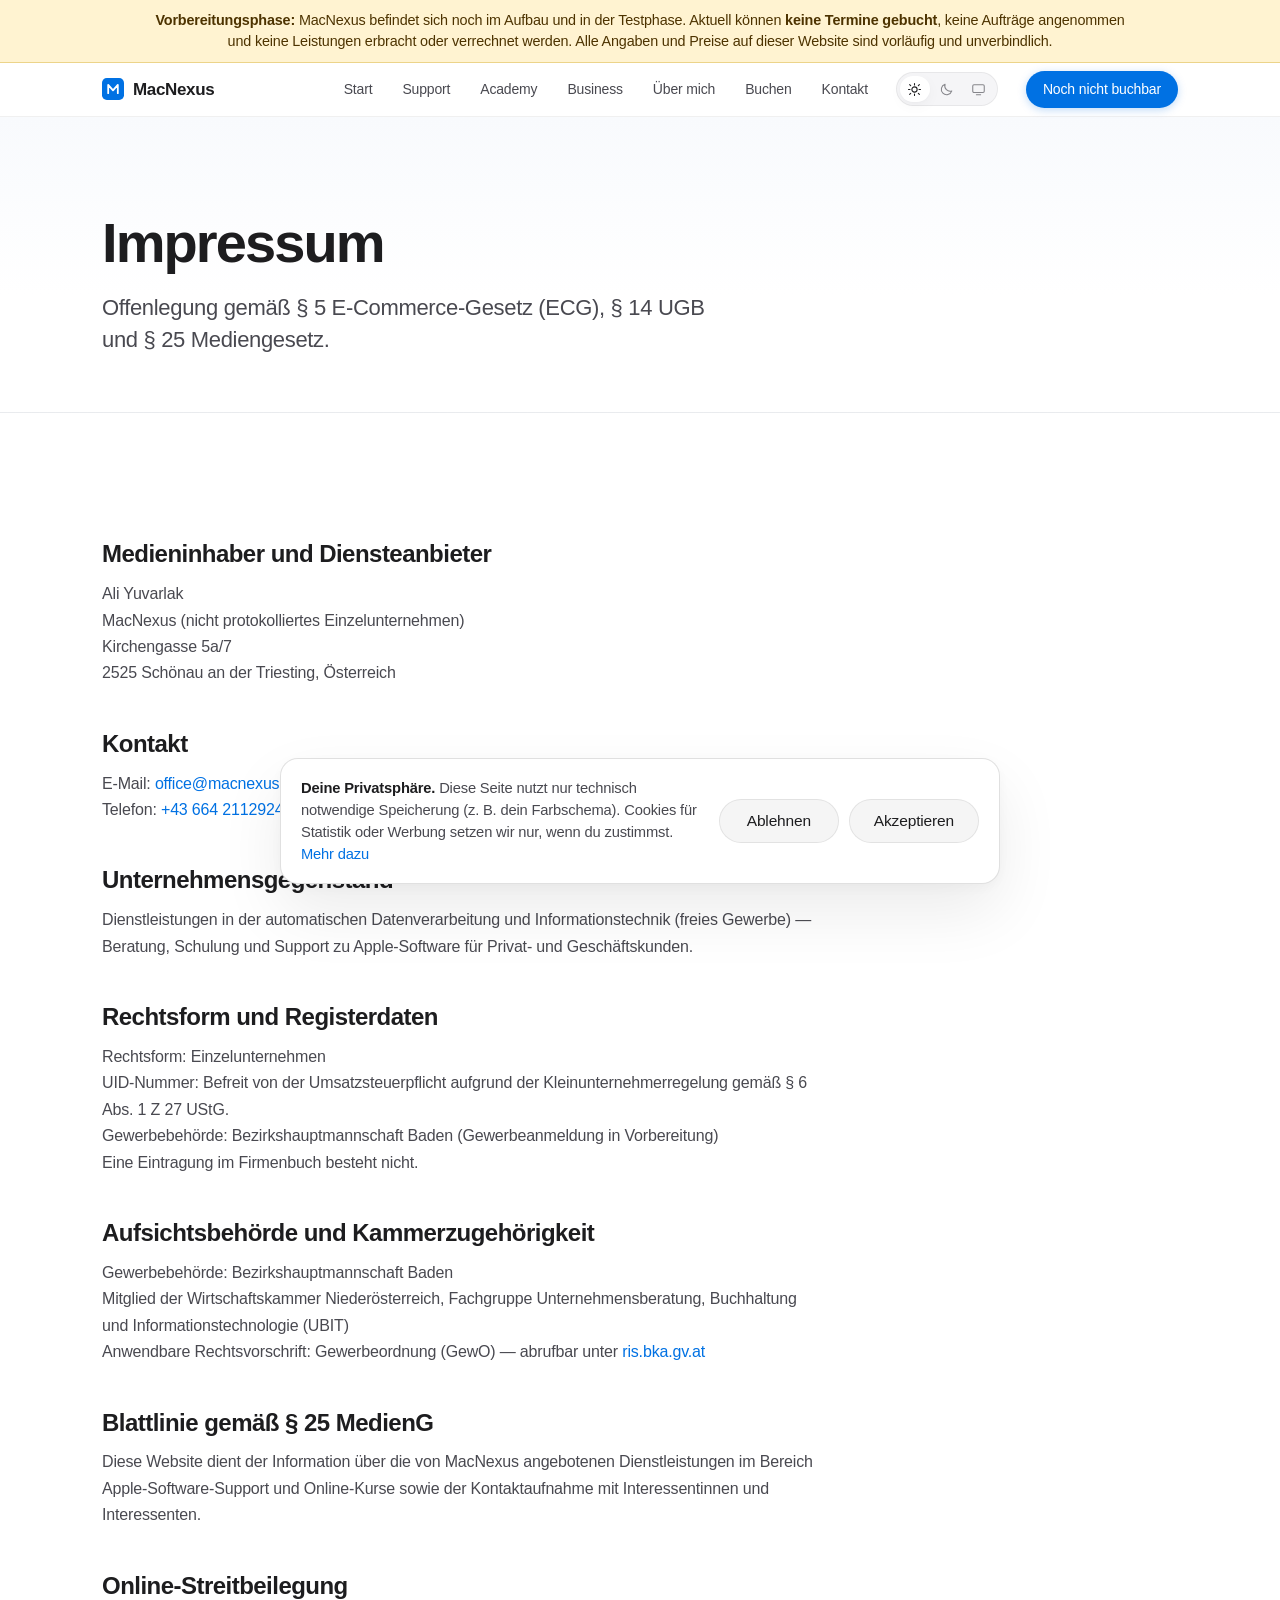
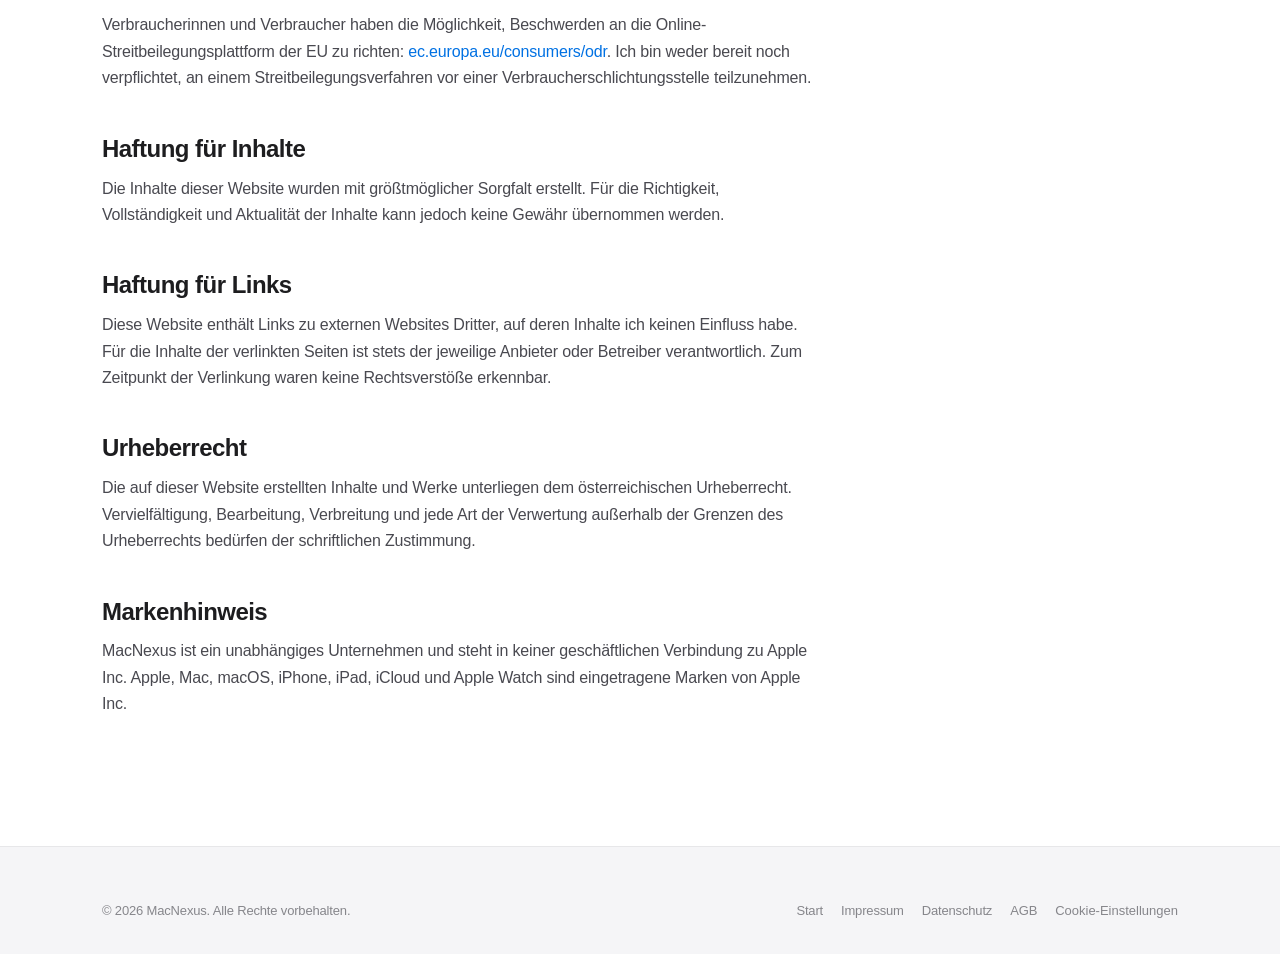
<file: impressum.html>
<!DOCTYPE html>
<html lang="de-AT">
<head>
<meta charset="utf-8">
<meta name="viewport" content="width=device-width, initial-scale=1">
<script>
/* Farbschema sofort setzen, damit nichts in der falschen Farbe aufblitzt */
(function(){try{var v=localStorage.getItem("macnexus-theme");
document.documentElement.setAttribute("data-theme",
(v==="light"||v==="dark"||v==="system")?v:"light");}
catch(e){document.documentElement.setAttribute("data-theme","light");}})();
</script>
<title>Impressum — MacNexus</title>
<meta name="description" content="Impressum und Offenlegung gemäß § 5 ECG und § 25 MedienG.">
<meta name="robots" content="noindex">
<meta name="theme-color" content="#ffffff" media="(prefers-color-scheme: light)">
<meta name="theme-color" content="#000000" media="(prefers-color-scheme: dark)">
<link rel="icon" href="data:image/svg+xml,%3Csvg xmlns='http://www.w3.org/2000/svg' viewBox='0 0 32 32'%3E%3Crect width='32' height='32' rx='7' fill='%230071e3'/%3E%3Cpath d='M9 22V10l7 8 7-8v12' stroke='white' stroke-width='2.6' fill='none' stroke-linecap='round' stroke-linejoin='round'/%3E%3C/svg%3E">
<link rel="stylesheet" href="assets/css/style.css?v=9">
</head>
<body>

<a class="skip-link" href="#main">Zum Inhalt springen</a>

<div class="vorb-banner" role="note">
  <p><strong>Vorbereitungsphase:</strong> MacNexus befindet sich noch im Aufbau und in der Testphase.
  Aktuell können <strong>keine Termine gebucht</strong>, keine Aufträge angenommen und keine Leistungen erbracht
  oder verrechnet werden. Alle Angaben und Preise auf dieser Website sind vorläufig und unverbindlich.</p>
</div>


<header class="nav">
  <div class="nav__inner">
    <a class="brand" href="index.html">
      <svg class="brand__mark" viewBox="0 0 32 32" aria-hidden="true">
        <rect width="32" height="32" rx="7" fill="var(--c-accent)"/>
        <path d="M9 22V10l7 8 7-8v12" stroke="#fff" stroke-width="2.6" fill="none" stroke-linecap="round" stroke-linejoin="round"/>
      </svg>
      <span class="brand__name"><strong>MacNexus</strong></span>
    </a>
    <button class="nav__toggle" aria-label="Menü öffnen" aria-expanded="false" aria-controls="nav-menu"><span></span></button>
    <div class="nav__menu" id="nav-menu">
      <nav class="nav__links" aria-label="Hauptnavigation">
        <a href="index.html">Start</a>
        <a href="support.html">Support</a>
        <a href="academy.html">Academy</a>
        <a href="business.html">Business</a>
        <a href="ueber-mich.html">Über mich</a>
        <a href="buchen.html">Buchen</a>
        <a href="kontakt.html">Kontakt</a>
      </nav>
      <div class="themeswitch" role="radiogroup" aria-label="Farbschema">
        <button type="button" class="themeswitch__btn" data-theme-btn="light"
                role="radio" aria-checked="false" aria-label="Helles Design" title="Hell">
          <svg viewBox="0 0 24 24" aria-hidden="true"><circle cx="12" cy="12" r="4.2"/><path d="M12 2.4v2.4M12 19.2v2.4M4.2 4.2l1.7 1.7M18.1 18.1l1.7 1.7M2.4 12h2.4M19.2 12h2.4M4.2 19.8l1.7-1.7M18.1 5.9l1.7-1.7"/></svg>
        </button>
        <button type="button" class="themeswitch__btn" data-theme-btn="dark"
                role="radio" aria-checked="false" aria-label="Dunkles Design" title="Dunkel">
          <svg viewBox="0 0 24 24" aria-hidden="true"><path d="M20.5 14.3A8.6 8.6 0 019.7 3.5a8.6 8.6 0 1010.8 10.8z"/></svg>
        </button>
        <button type="button" class="themeswitch__btn" data-theme-btn="system"
                role="radio" aria-checked="false" aria-label="Systemeinstellung übernehmen" title="Systemangepasst">
          <svg viewBox="0 0 24 24" aria-hidden="true"><rect x="2.8" y="4.4" width="18.4" height="12.4" rx="2"/><path d="M8.6 20.4h6.8"/></svg>
        </button>
      </div>
      <a class="btn btn--primary nav__cta" href="buchen.html" data-booking="support">Noch nicht buchbar</a>
    </div>
  </div>
</header>

<main id="main">

<section class="page-head">
  <div class="wrap">
    <h1 class="h-1">Impressum</h1>
    <p class="lead">Offenlegung gemäß § 5 E-Commerce-Gesetz (ECG), § 14 UGB und § 25 Mediengesetz.</p>
  </div>
</section>

<section class="section">
  <div class="wrap">
    <div class="prose">

      <h2>Medieninhaber und Diensteanbieter</h2>
      <p>
        Ali Yuvarlak<br>
        MacNexus (nicht protokolliertes Einzelunternehmen)<br>
        Kirchengasse 5a/7<br>
        2525 Schönau an der Triesting, Österreich
      </p>

      <h2>Kontakt</h2>
      <p>
        E-Mail: <a href="mailto:office@macnexus.at">office@macnexus.at</a><br>
        Telefon: <a href="tel:+436642112924">+43 664 2112924</a>
      </p>

      <h2>Unternehmensgegenstand</h2>
      <p>
        Dienstleistungen in der automatischen Datenverarbeitung und Informationstechnik
        (freies Gewerbe) — Beratung, Schulung und Support zu Apple-Software für
        Privat- und Geschäftskunden.
      </p>

      <h2>Rechtsform und Registerdaten</h2>
      <p>
        Rechtsform: Einzelunternehmen<br>
        UID-Nummer: Befreit von der Umsatzsteuerpflicht aufgrund der Kleinunternehmerregelung gemäß § 6 Abs. 1 Z 27 UStG.<br>
        Gewerbebehörde: Bezirkshauptmannschaft Baden (Gewerbeanmeldung in Vorbereitung)<br>
        Eine Eintragung im Firmenbuch besteht nicht.
      </p>

      <h2>Aufsichtsbehörde und Kammerzugehörigkeit</h2>
      <p>
        Gewerbebehörde: Bezirkshauptmannschaft Baden<br>
        Mitglied der Wirtschaftskammer Niederösterreich,
        Fachgruppe Unternehmensberatung, Buchhaltung und Informationstechnologie (UBIT)<br>
        Anwendbare Rechtsvorschrift: Gewerbeordnung (GewO) —
        abrufbar unter <a href="https://www.ris.bka.gv.at" rel="noopener">ris.bka.gv.at</a>
      </p>

      <h2>Blattlinie gemäß § 25 MedienG</h2>
      <p>
        Diese Website dient der Information über die von MacNexus angebotenen
        Dienstleistungen im Bereich Apple-Software-Support und Online-Kurse
        sowie der Kontaktaufnahme mit Interessentinnen und Interessenten.
      </p>

      <h2>Online-Streitbeilegung</h2>
      <p>
        Verbraucherinnen und Verbraucher haben die Möglichkeit, Beschwerden an die
        Online-Streitbeilegungsplattform der EU zu richten:
        <a href="https://ec.europa.eu/consumers/odr" rel="noopener">ec.europa.eu/consumers/odr</a>.
        Ich bin weder bereit noch verpflichtet, an einem Streitbeilegungsverfahren
        vor einer Verbraucherschlichtungsstelle teilzunehmen.
      </p>

      <h2>Haftung für Inhalte</h2>
      <p>
        Die Inhalte dieser Website wurden mit größtmöglicher Sorgfalt erstellt.
        Für die Richtigkeit, Vollständigkeit und Aktualität der Inhalte kann
        jedoch keine Gewähr übernommen werden.
      </p>

      <h2>Haftung für Links</h2>
      <p>
        Diese Website enthält Links zu externen Websites Dritter, auf deren Inhalte
        ich keinen Einfluss habe. Für die Inhalte der verlinkten Seiten ist stets
        der jeweilige Anbieter oder Betreiber verantwortlich. Zum Zeitpunkt der
        Verlinkung waren keine Rechtsverstöße erkennbar.
      </p>

      <h2>Urheberrecht</h2>
      <p>
        Die auf dieser Website erstellten Inhalte und Werke unterliegen dem
        österreichischen Urheberrecht. Vervielfältigung, Bearbeitung, Verbreitung
        und jede Art der Verwertung außerhalb der Grenzen des Urheberrechts
        bedürfen der schriftlichen Zustimmung.
      </p>

      <h2>Markenhinweis</h2>
      <p>
        MacNexus ist ein unabhängiges Unternehmen und steht in keiner geschäftlichen
        Verbindung zu Apple Inc. Apple, Mac, macOS, iPhone, iPad, iCloud und
        Apple Watch sind eingetragene Marken von Apple Inc.
      </p>

    </div>
  </div>
</section>

</main>

<footer class="footer">
  <div class="wrap">
    <div class="footer__bottom" style="border-top:0;padding-top:0">
      <span>© <span data-year>2026</span> MacNexus. Alle Rechte vorbehalten.</span>
      <div class="footer__legal">
        <a href="index.html">Start</a>
        <a href="impressum.html">Impressum</a>
        <a href="datenschutz.html">Datenschutz</a>
        <a href="agb.html">AGB</a>
        <button type="button" class="link-btn" data-cookie-settings>Cookie-Einstellungen</button>
      </div>
    </div>
  </div>
</footer>

<script src="assets/js/theme.js"></script>
<script src="assets/js/config.js"></script>
<script src="assets/js/main.js"></script>
<script src="assets/js/consent.js"></script>
</body>
</html>
</file>
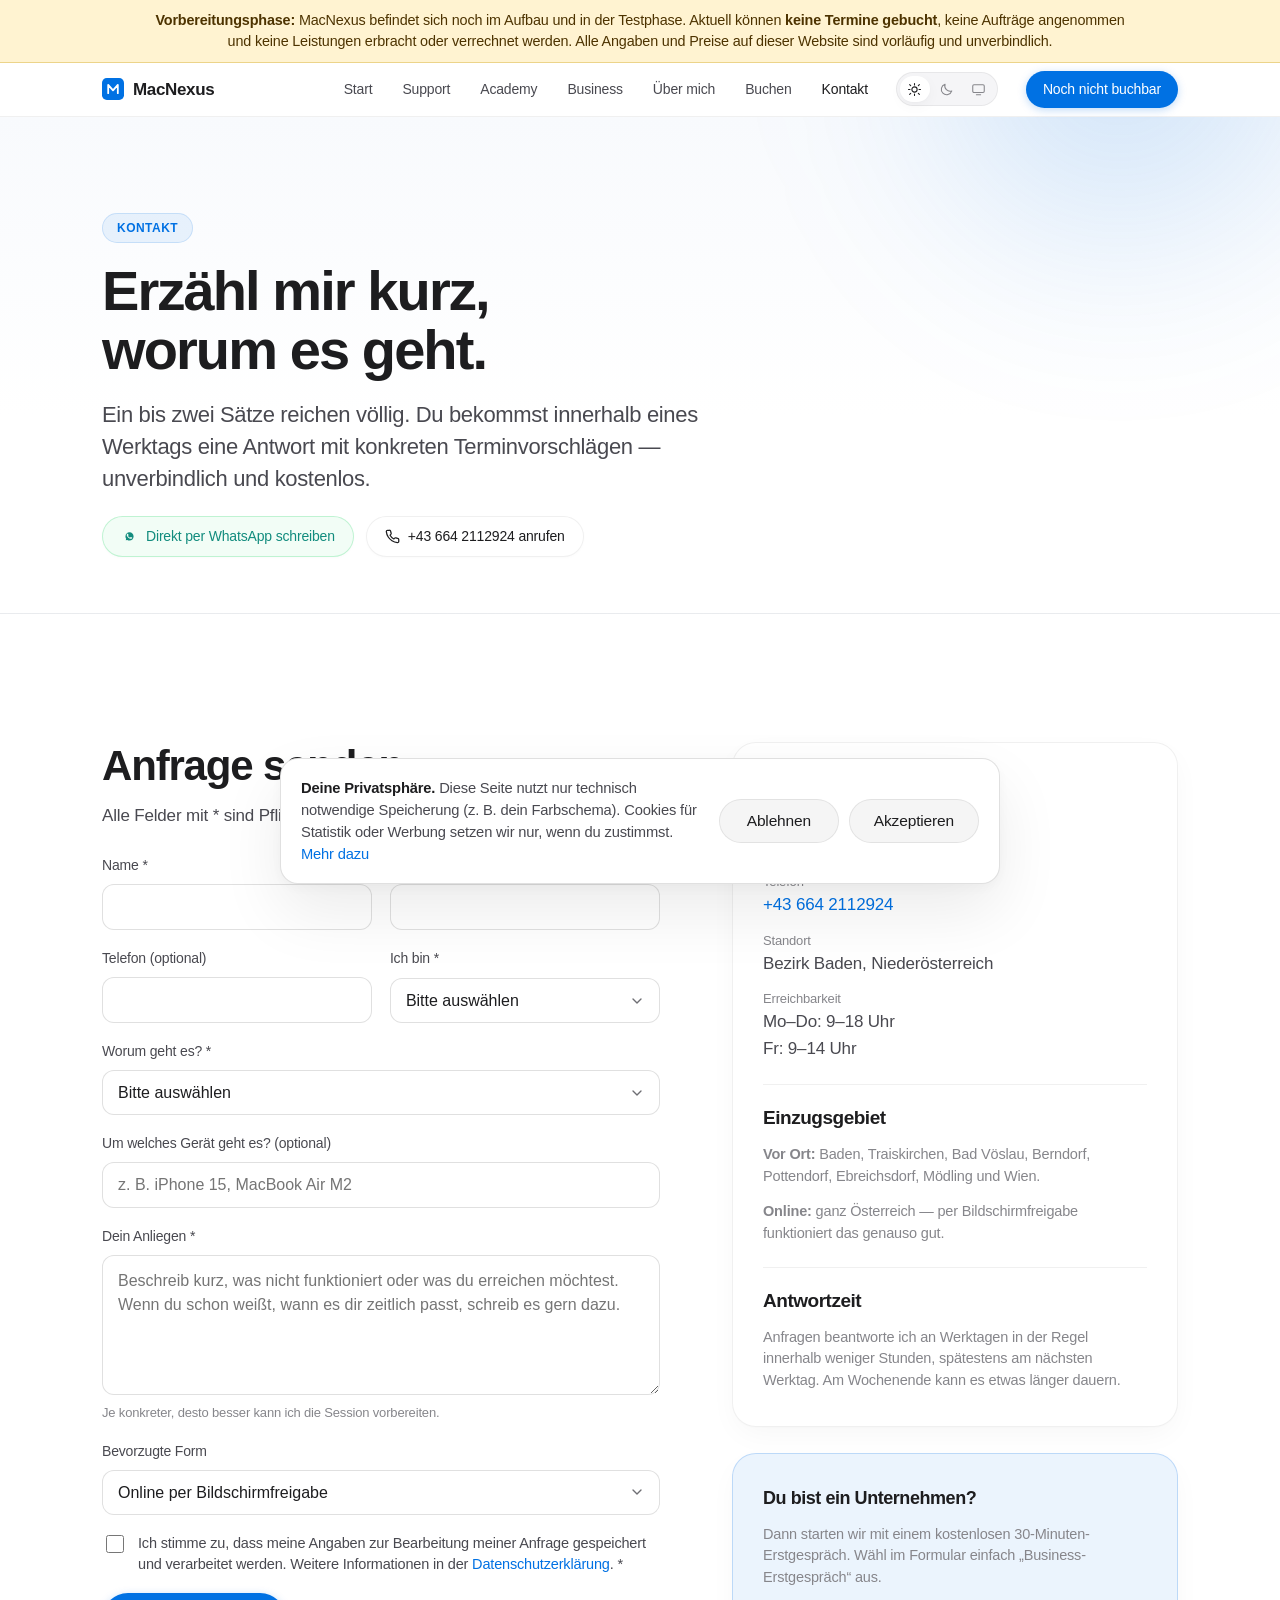
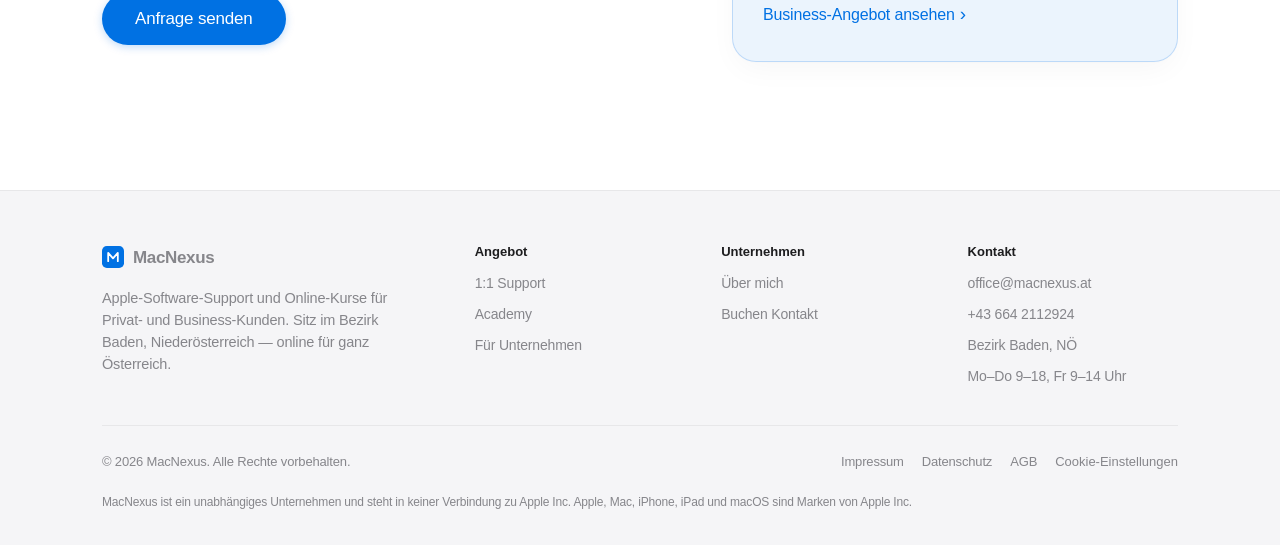
<file: kontakt.html>
<!DOCTYPE html>
<html lang="de-AT">
<head>
<meta charset="utf-8">
<meta name="viewport" content="width=device-width, initial-scale=1">
<script>
/* Farbschema sofort setzen, damit nichts in der falschen Farbe aufblitzt */
(function(){try{var v=localStorage.getItem("macnexus-theme");
document.documentElement.setAttribute("data-theme",
(v==="light"||v==="dark"||v==="system")?v:"light");}
catch(e){document.documentElement.setAttribute("data-theme","light");}})();
</script>
<title>Kontakt &amp; Terminanfrage — MacNexus</title>
<meta name="description" content="Termin für 1:1 Apple-Support anfragen oder Business-Erstgespräch vereinbaren. Antwort innerhalb eines Werktags. Bezirk Baden, Wien und ganz Österreich.">
<meta name="theme-color" content="#ffffff" media="(prefers-color-scheme: light)">
<meta name="theme-color" content="#000000" media="(prefers-color-scheme: dark)">
<link rel="icon" href="data:image/svg+xml,%3Csvg xmlns='http://www.w3.org/2000/svg' viewBox='0 0 32 32'%3E%3Crect width='32' height='32' rx='7' fill='%230071e3'/%3E%3Cpath d='M9 22V10l7 8 7-8v12' stroke='white' stroke-width='2.6' fill='none' stroke-linecap='round' stroke-linejoin='round'/%3E%3C/svg%3E">
<link rel="stylesheet" href="assets/css/style.css?v=9">
</head>
<body>

<a class="skip-link" href="#main">Zum Inhalt springen</a>

<div class="vorb-banner" role="note">
  <p><strong>Vorbereitungsphase:</strong> MacNexus befindet sich noch im Aufbau und in der Testphase.
  Aktuell können <strong>keine Termine gebucht</strong>, keine Aufträge angenommen und keine Leistungen erbracht
  oder verrechnet werden. Alle Angaben und Preise auf dieser Website sind vorläufig und unverbindlich.</p>
</div>


<header class="nav">
  <div class="nav__inner">
    <a class="brand" href="index.html">
      <svg class="brand__mark" viewBox="0 0 32 32" aria-hidden="true">
        <rect width="32" height="32" rx="7" fill="var(--c-accent)"/>
        <path d="M9 22V10l7 8 7-8v12" stroke="#fff" stroke-width="2.6" fill="none" stroke-linecap="round" stroke-linejoin="round"/>
      </svg>
      <span class="brand__name"><strong>MacNexus</strong></span>
    </a>
    <button class="nav__toggle" aria-label="Menü öffnen" aria-expanded="false" aria-controls="nav-menu"><span></span></button>
    <div class="nav__menu" id="nav-menu">
      <nav class="nav__links" aria-label="Hauptnavigation">
        <a href="index.html">Start</a>
        <a href="support.html">Support</a>
        <a href="academy.html">Academy</a>
        <a href="business.html">Business</a>
        <a href="ueber-mich.html">Über mich</a>
        <a href="buchen.html">Buchen</a>
        <a href="kontakt.html" class="is-active">Kontakt</a>
      </nav>
      <div class="themeswitch" role="radiogroup" aria-label="Farbschema">
        <button type="button" class="themeswitch__btn" data-theme-btn="light"
                role="radio" aria-checked="false" aria-label="Helles Design" title="Hell">
          <svg viewBox="0 0 24 24" aria-hidden="true"><circle cx="12" cy="12" r="4.2"/><path d="M12 2.4v2.4M12 19.2v2.4M4.2 4.2l1.7 1.7M18.1 18.1l1.7 1.7M2.4 12h2.4M19.2 12h2.4M4.2 19.8l1.7-1.7M18.1 5.9l1.7-1.7"/></svg>
        </button>
        <button type="button" class="themeswitch__btn" data-theme-btn="dark"
                role="radio" aria-checked="false" aria-label="Dunkles Design" title="Dunkel">
          <svg viewBox="0 0 24 24" aria-hidden="true"><path d="M20.5 14.3A8.6 8.6 0 019.7 3.5a8.6 8.6 0 1010.8 10.8z"/></svg>
        </button>
        <button type="button" class="themeswitch__btn" data-theme-btn="system"
                role="radio" aria-checked="false" aria-label="Systemeinstellung übernehmen" title="Systemangepasst">
          <svg viewBox="0 0 24 24" aria-hidden="true"><rect x="2.8" y="4.4" width="18.4" height="12.4" rx="2"/><path d="M8.6 20.4h6.8"/></svg>
        </button>
      </div>
      <a class="btn btn--primary nav__cta" href="buchen.html" data-booking="support">Noch nicht buchbar</a>
    </div>
  </div>
</header>

<main id="main">

<section class="page-head">
  <div class="page-head__glow"></div>
  <div class="wrap">
    <span class="eyebrow reveal">Kontakt</span>
    <h1 class="h-1 reveal" data-reveal-delay="60">Erzähl mir kurz,<br>worum es geht.</h1>
    <p class="lead reveal" data-reveal-delay="120">
      Ein bis zwei Sätze reichen völlig. Du bekommst innerhalb eines Werktags
      eine Antwort mit konkreten Terminvorschlägen — unverbindlich und kostenlos.
    </p>
    <div class="quick-contact-row reveal" data-reveal-delay="180">
      <a class="quick-btn quick-btn--whatsapp" href="https://wa.me/436642112924?text=Hallo%20Ali,%20ich%20habe%20eine%20Frage%20zu%20einem%20Apple-Problem" target="_blank" rel="noopener">
        <svg width="17" height="17" viewBox="0 0 24 24" fill="currentColor"><path d="M12.031 6.172c-3.181 0-5.767 2.586-5.768 5.766-.001 1.298.38 2.27 1.019 3.287l-.582 2.128 2.182-.573c.978.58 1.911.928 3.145.929 3.178 0 5.767-2.587 5.768-5.766.001-3.187-2.575-5.77-5.764-5.771zm3.392 8.244c-.144.405-.837.774-1.17.824-.312.045-.694.077-1.127-.062-.27-.087-.61-.205-1.054-.396-1.879-.816-3.1-2.728-3.195-2.854-.095-.127-.76-1.011-.76-1.929 0-.918.479-1.371.648-1.558.17-.188.371-.235.495-.235.124 0 .248.001.357.006.115.006.269-.044.421.32.158.377.536 1.309.584 1.404.048.094.079.206.016.33-.063.125-.095.203-.189.313-.095.109-.199.244-.284.327-.095.093-.195.195-.084.385.111.19.493.813 1.058 1.316.727.648 1.34.848 1.53.943.19.095.301.079.412-.048.111-.127.476-.554.603-.744.127-.19.254-.158.428-.094.175.063 1.111.524 1.302.619.19.095.317.143.365.222.048.079.048.46-.096.865z"/></svg>
        <span>Direkt per WhatsApp schreiben</span>
      </a>
      <a class="quick-btn" href="tel:+436642112924">
        <svg width="15" height="15" viewBox="0 0 24 24" fill="none" stroke="currentColor" stroke-width="2" stroke-linecap="round" stroke-linejoin="round"><path d="M22 16.92v3a2 2 0 0 1-2.18 2 19.79 19.79 0 0 1-8.63-3.07 19.5 19.5 0 0 1-6-6 19.79 19.79 0 0 1-3.07-8.67A2 2 0 0 1 4.11 2h3a2 2 0 0 1 2 1.72 12.84 12.84 0 0 0 .7 2.81 2 2 0 0 1-.45 2.11L8.09 9.91a16 16 0 0 0 6 6l1.27-1.27a2 2 0 0 1 2.11-.45 12.84 12.84 0 0 0 2.81.7A2 2 0 0 1 22 16.92z"/></svg>
        <span>+43 664 2112924 anrufen</span>
      </a>
    </div>
  </div>
</section>

<section class="section">
  <div class="wrap">
    <div class="split split--kontakt">

      <!-- Formular -->
      <div class="reveal" id="formular">
        <h2 class="h-2">Anfrage senden</h2>
        <p class="body mt-s">Alle Felder mit * sind Pflichtfelder.</p>

        <form class="form mt-m" data-form data-form-subject="Neue Anfrage über die MacNexus-Website" novalidate>
          <div class="form__row">
            <div class="field">
              <label for="k-name">Name *</label>
              <input type="text" id="k-name" name="name" autocomplete="name" required>
            </div>
            <div class="field">
              <label for="k-mail">E-Mail *</label>
              <input type="email" id="k-mail" name="email" autocomplete="email" required>
            </div>
          </div>

          <div class="form__row">
            <div class="field">
              <label for="k-tel">Telefon (optional)</label>
              <input type="tel" id="k-tel" name="telefon" autocomplete="tel">
            </div>
            <div class="field">
              <label for="k-typ">Ich bin *</label>
              <select id="k-typ" name="kundentyp" required>
                <option value="">Bitte auswählen</option>
                <option>Privatperson</option>
                <option>Unternehmen / Selbstständig</option>
              </select>
            </div>
          </div>

          <div class="field">
            <label for="k-thema">Worum geht es? *</label>
            <select id="k-thema" name="thema" required>
              <option value="">Bitte auswählen</option>
              <option>Schnelle Hilfe — 30 Min online (59 €)</option>
              <option>Große Hilfe — 60 Min online (99 €)</option>
              <option>Hilfe bei mir zuhause — 60 Min vor Ort (ab 159 €)</option>
              <option>Fix-und-fertig-Paket (149–299 €)</option>
              <option>Business-Erstgespräch (kostenlos)</option>
              <option>Frage zur Academy</option>
              <option>Kaufberatung vor einer Anschaffung</option>
              <option>Etwas anderes</option>
            </select>
          </div>

          <div class="field">
            <label for="k-geraet">Um welches Gerät geht es? (optional)</label>
            <input type="text" id="k-geraet" name="geraet" placeholder="z. B. iPhone 15, MacBook Air M2">
          </div>

          <div class="field">
            <label for="k-nachricht">Dein Anliegen *</label>
            <textarea id="k-nachricht" name="nachricht" required
              placeholder="Beschreib kurz, was nicht funktioniert oder was du erreichen möchtest. Wenn du schon weißt, wann es dir zeitlich passt, schreib es gern dazu."></textarea>
            <span class="field__hint">Je konkreter, desto besser kann ich die Session vorbereiten.</span>
          </div>

          <div class="field">
            <label for="k-ort">Bevorzugte Form</label>
            <select id="k-ort" name="ort">
              <option>Online per Bildschirmfreigabe</option>
              <option>Vor Ort im Bezirk Baden</option>
              <option>Vor Ort in Wien</option>
              <option>Egal — such du aus</option>
            </select>
          </div>

          <label class="check">
            <input type="checkbox" name="datenschutz" required>
            <span>
              Ich stimme zu, dass meine Angaben zur Bearbeitung meiner Anfrage
              gespeichert und verarbeitet werden. Weitere Informationen in der
              <a href="datenschutz.html">Datenschutzerklärung</a>. *
            </span>
          </label>

      <!-- Spamschutz: für Menschen unsichtbar, Bots füllen es aus -->
      <input type="checkbox" name="botcheck" tabindex="-1" autocomplete="off"
             style="display:none !important" aria-hidden="true">
          <div class="form__status" aria-live="polite"></div>

          <div>
            <button class="btn btn--primary btn--lg" type="submit">Anfrage senden</button>
          </div>
        </form>
      </div>

      <!-- Seitenspalte -->
      <aside class="reveal" data-reveal-delay="120">
        <div class="card" style="gap:22px">
          <div>
            <h3 style="font-size:19px">Direkt erreichen</h3>
            <ul class="mt-s" style="display:grid;gap:12px">
              <li class="body">
                <span style="display:block;font-size:13px;color:var(--c-text-muted)">E-Mail</span>
                <a href="mailto:office@macnexus.at">office@macnexus.at</a>
              </li>
              <li class="body">
                <span style="display:block;font-size:13px;color:var(--c-text-muted)">Telefon</span>
                <a href="tel:+436642112924">+43 664 2112924</a>
              </li>
              <li class="body">
                <span style="display:block;font-size:13px;color:var(--c-text-muted)">Standort</span>
                Bezirk Baden, Niederösterreich
              </li>
              <li class="body">
                <span style="display:block;font-size:13px;color:var(--c-text-muted)">Erreichbarkeit</span>
                Mo–Do: 9–18 Uhr<br>Fr: 9–14 Uhr
              </li>
            </ul>
          </div>

          <div style="border-top:1px solid var(--c-border);padding-top:22px">
            <h3 style="font-size:19px">Einzugsgebiet</h3>
            <p class="body-sm mt-s">
              <strong>Vor Ort:</strong> Baden, Traiskirchen, Bad Vöslau, Berndorf,
              Pottendorf, Ebreichsdorf, Mödling und Wien.
            </p>
            <p class="body-sm mt-s">
              <strong>Online:</strong> ganz Österreich — per Bildschirmfreigabe
              funktioniert das genauso gut.
            </p>
          </div>

          <div style="border-top:1px solid var(--c-border);padding-top:22px">
            <h3 style="font-size:19px">Antwortzeit</h3>
            <p class="body-sm mt-s">
              Anfragen beantworte ich an Werktagen in der Regel innerhalb weniger
              Stunden, spätestens am nächsten Werktag. Am Wochenende kann es
              etwas länger dauern.
            </p>
          </div>
        </div>

        <div class="card mt-m" style="background:var(--c-accent-soft);border-color:rgba(0,113,227,.2)">
          <h3 style="font-size:18px">Du bist ein Unternehmen?</h3>
          <p class="body-sm">
            Dann starten wir mit einem kostenlosen 30-Minuten-Erstgespräch.
            Wähl im Formular einfach „Business-Erstgespräch“ aus.
          </p>
          <a class="link-arrow" href="business.html">Business-Angebot ansehen</a>
        </div>
      </aside>

    </div>
  </div>
</section>

</main>

<footer class="footer">
  <div class="wrap">
    <div class="footer__grid">
      <div class="footer__about">
        <a class="brand" href="index.html">
          <svg class="brand__mark" viewBox="0 0 32 32" aria-hidden="true">
            <rect width="32" height="32" rx="7" fill="var(--c-accent)"/>
            <path d="M9 22V10l7 8 7-8v12" stroke="#fff" stroke-width="2.6" fill="none" stroke-linecap="round" stroke-linejoin="round"/>
          </svg>
          <span class="brand__name"><strong>MacNexus</strong></span>
        </a>
        <p class="body-sm">
          Apple-Software-Support und Online-Kurse für Privat- und Business-Kunden.
          Sitz im Bezirk Baden, Niederösterreich — online für ganz Österreich.
        </p>
      </div>
      <div>
        <h4>Angebot</h4>
        <ul>
          <li><a href="support.html">1:1 Support</a></li>
          <li><a href="academy.html">Academy</a></li>
          <li><a href="business.html">Für Unternehmen</a></li>
        </ul>
      </div>
      <div>
        <h4>Unternehmen</h4>
        <ul>
          <li><a href="ueber-mich.html">Über mich</a></li>
          <li><a href="buchen.html">Buchen</a>
        <a href="kontakt.html">Kontakt</a></li>
        </ul>
      </div>
      <div>
        <h4>Kontakt</h4>
        <ul>
          <li><a href="mailto:office@macnexus.at">office@macnexus.at</a></li>
          <li><a href="tel:+436642112924">+43 664 2112924</a></li>
          <li><span style="color:var(--c-text-muted)">Bezirk Baden, NÖ</span></li>
          <li><span style="color:var(--c-text-muted)">Mo–Do 9–18, Fr 9–14 Uhr</span></li>
        </ul>
      </div>
    </div>
    <div class="footer__bottom">
      <span>© <span data-year>2026</span> MacNexus. Alle Rechte vorbehalten.</span>
      <div class="footer__legal">
        <a href="impressum.html">Impressum</a>
        <a href="datenschutz.html">Datenschutz</a>
        <a href="agb.html">AGB</a>
        <button type="button" class="link-btn" data-cookie-settings>Cookie-Einstellungen</button>
      </div>
    </div>
    <p class="body-sm" style="margin-top:22px;font-size:12px;line-height:1.5;color:var(--c-text-muted)">
      MacNexus ist ein unabhängiges Unternehmen und steht in keiner Verbindung zu Apple Inc.
      Apple, Mac, iPhone, iPad und macOS sind Marken von Apple Inc.
    </p>
  </div>
</footer>

<script src="assets/js/theme.js"></script>
<script src="assets/js/config.js"></script>
<script src="assets/js/main.js"></script>
<script src="assets/js/consent.js"></script>
</body>
</html>
</file>
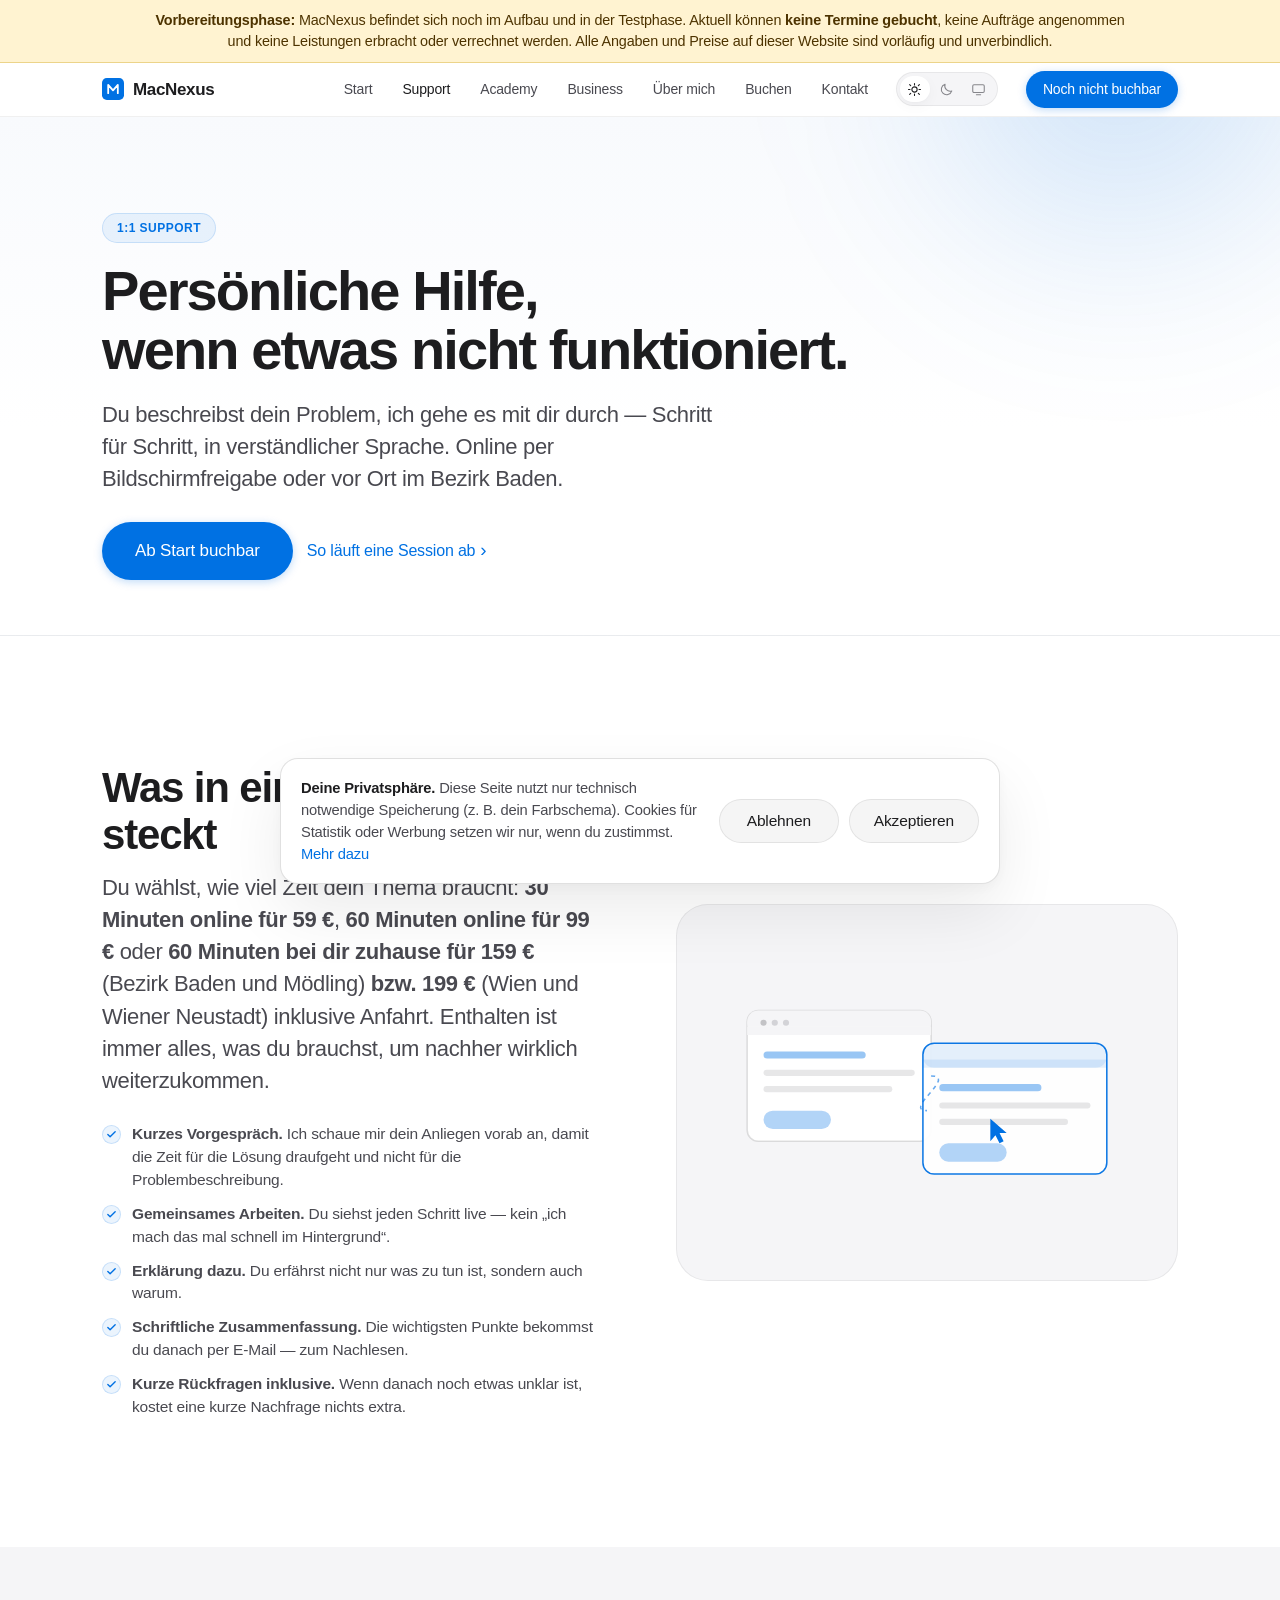
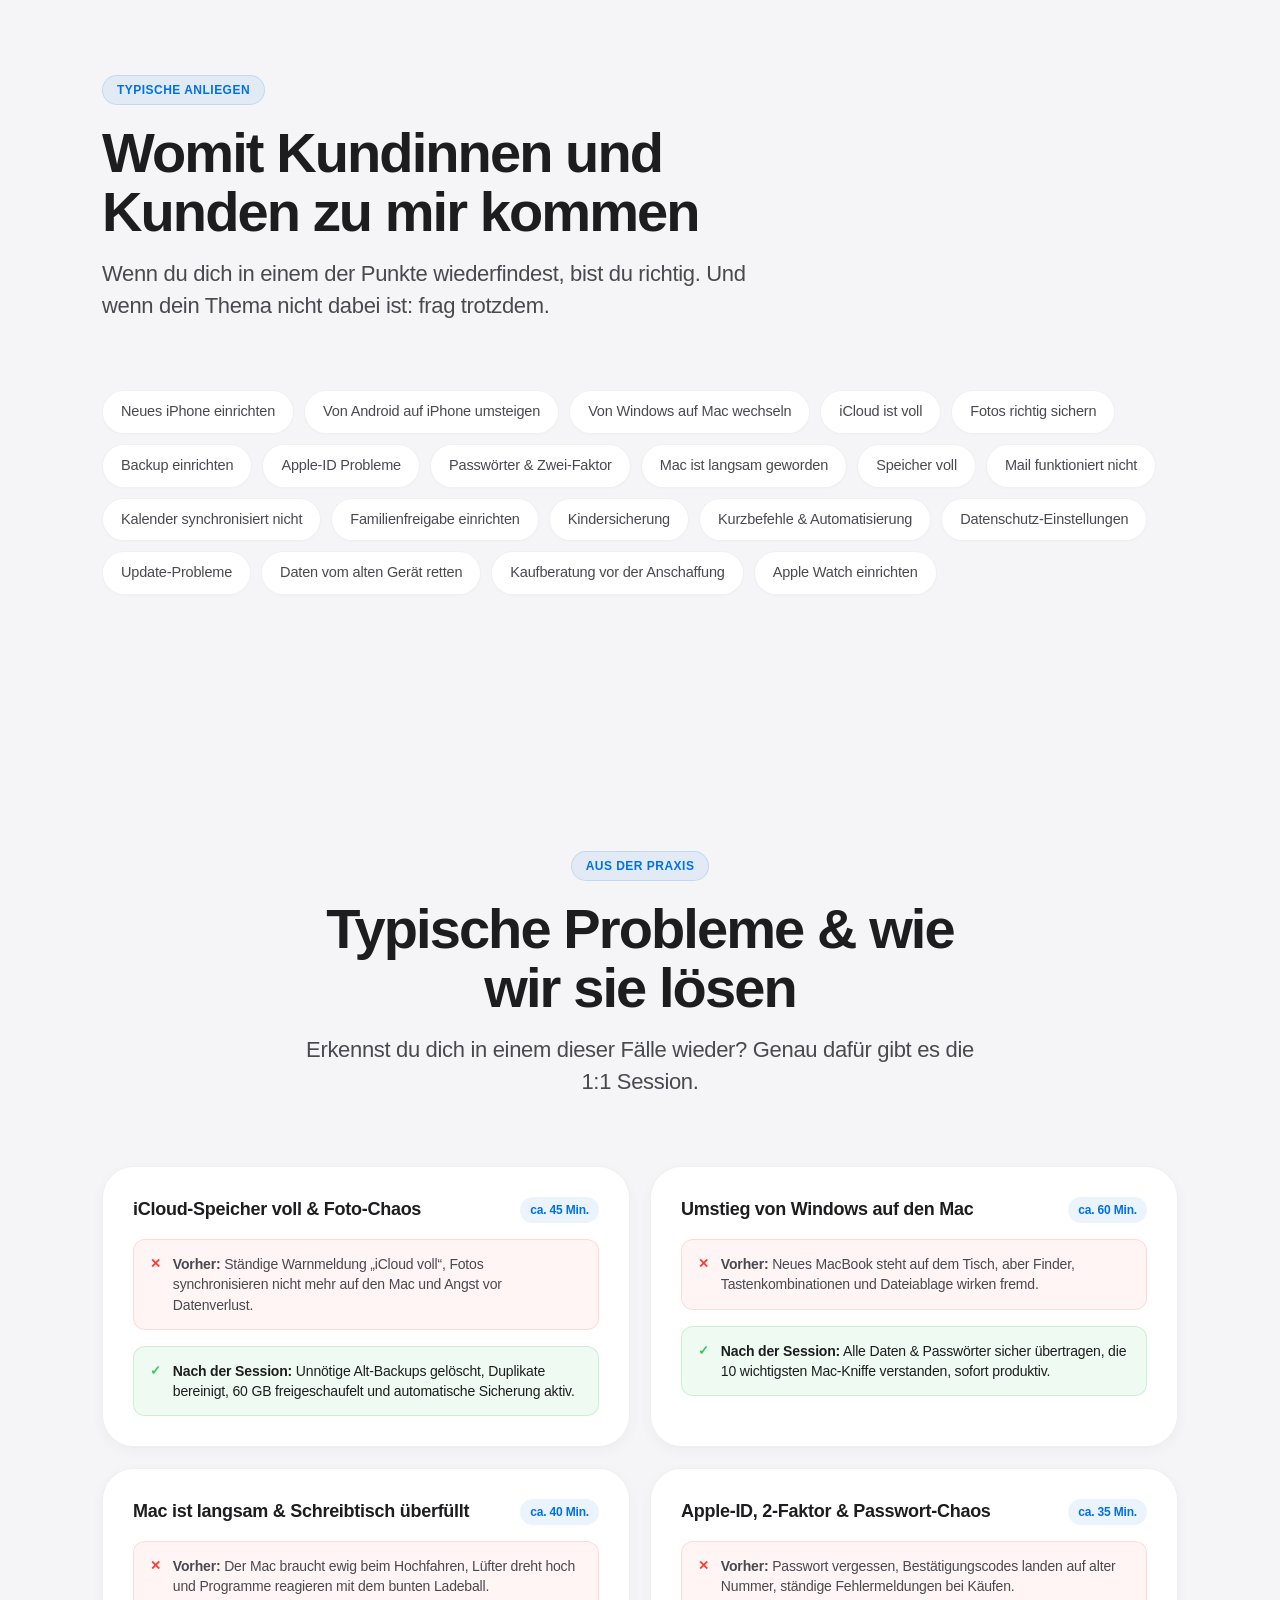
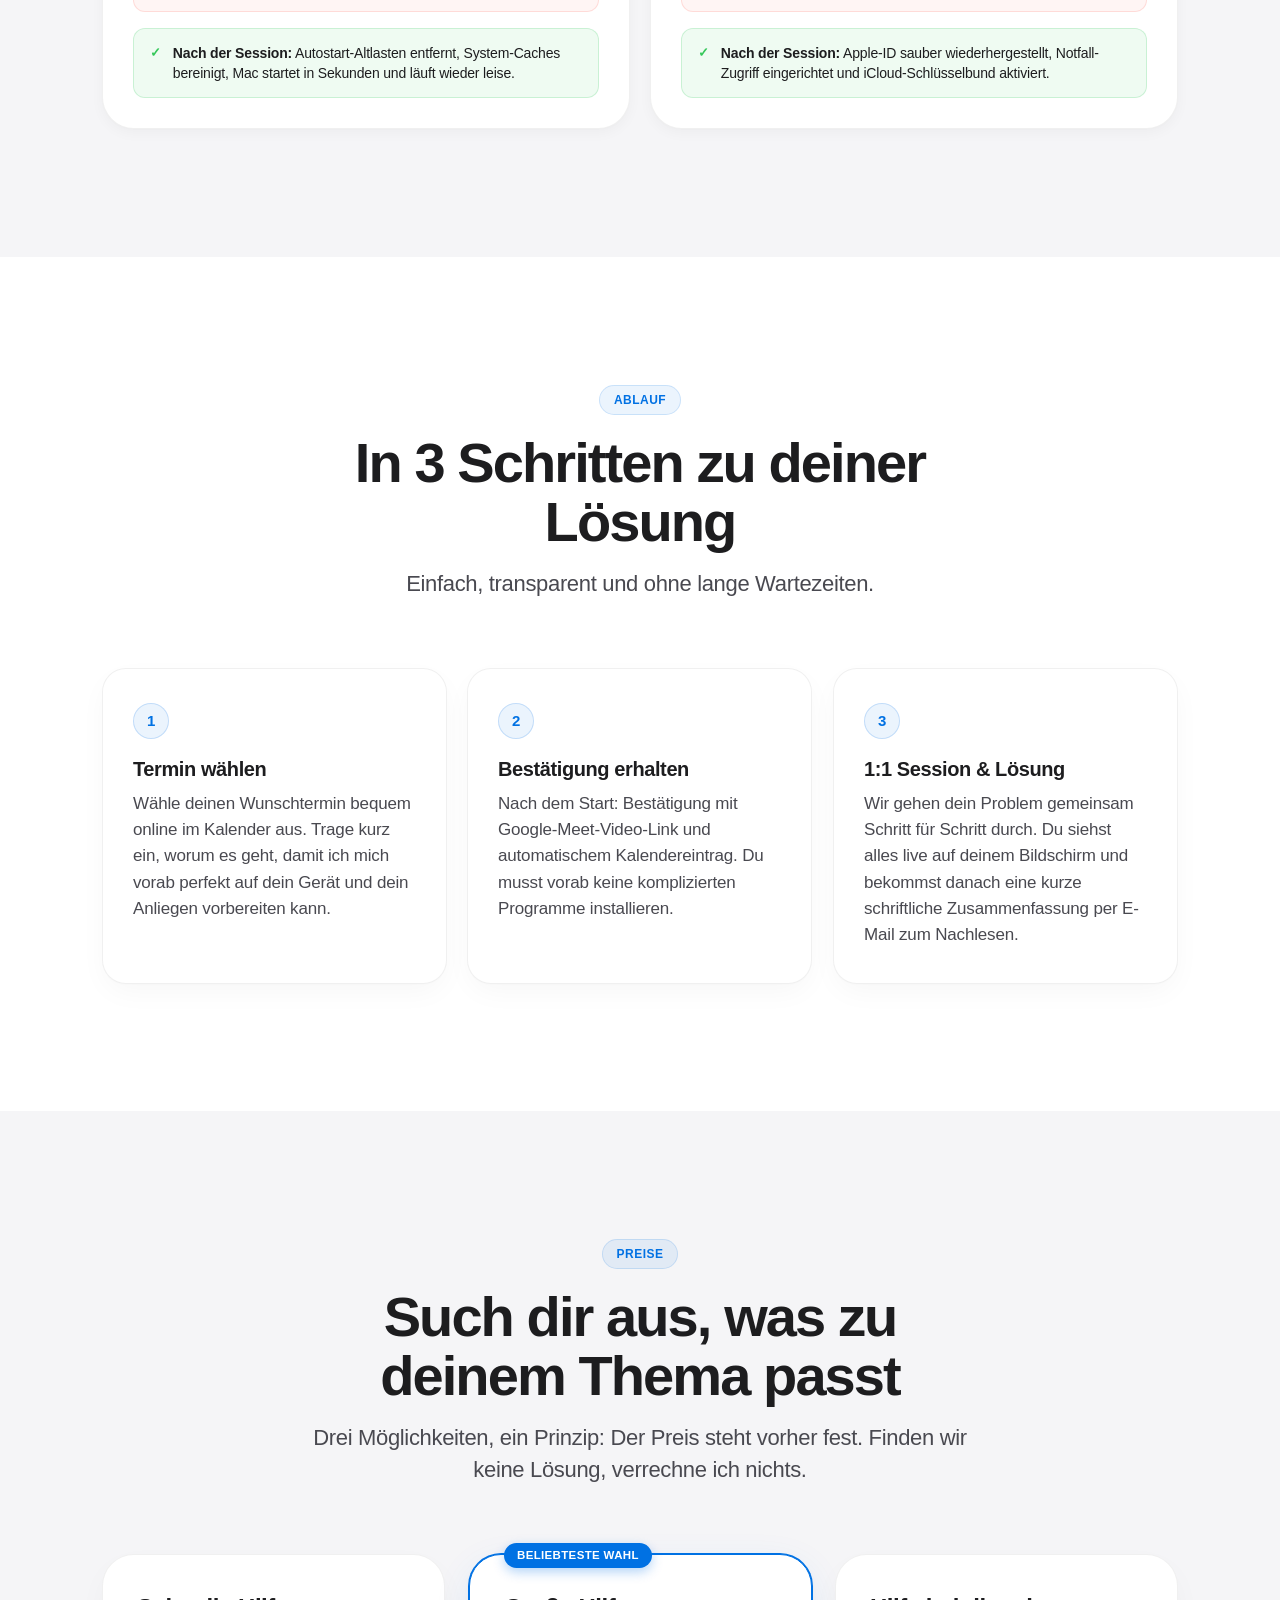
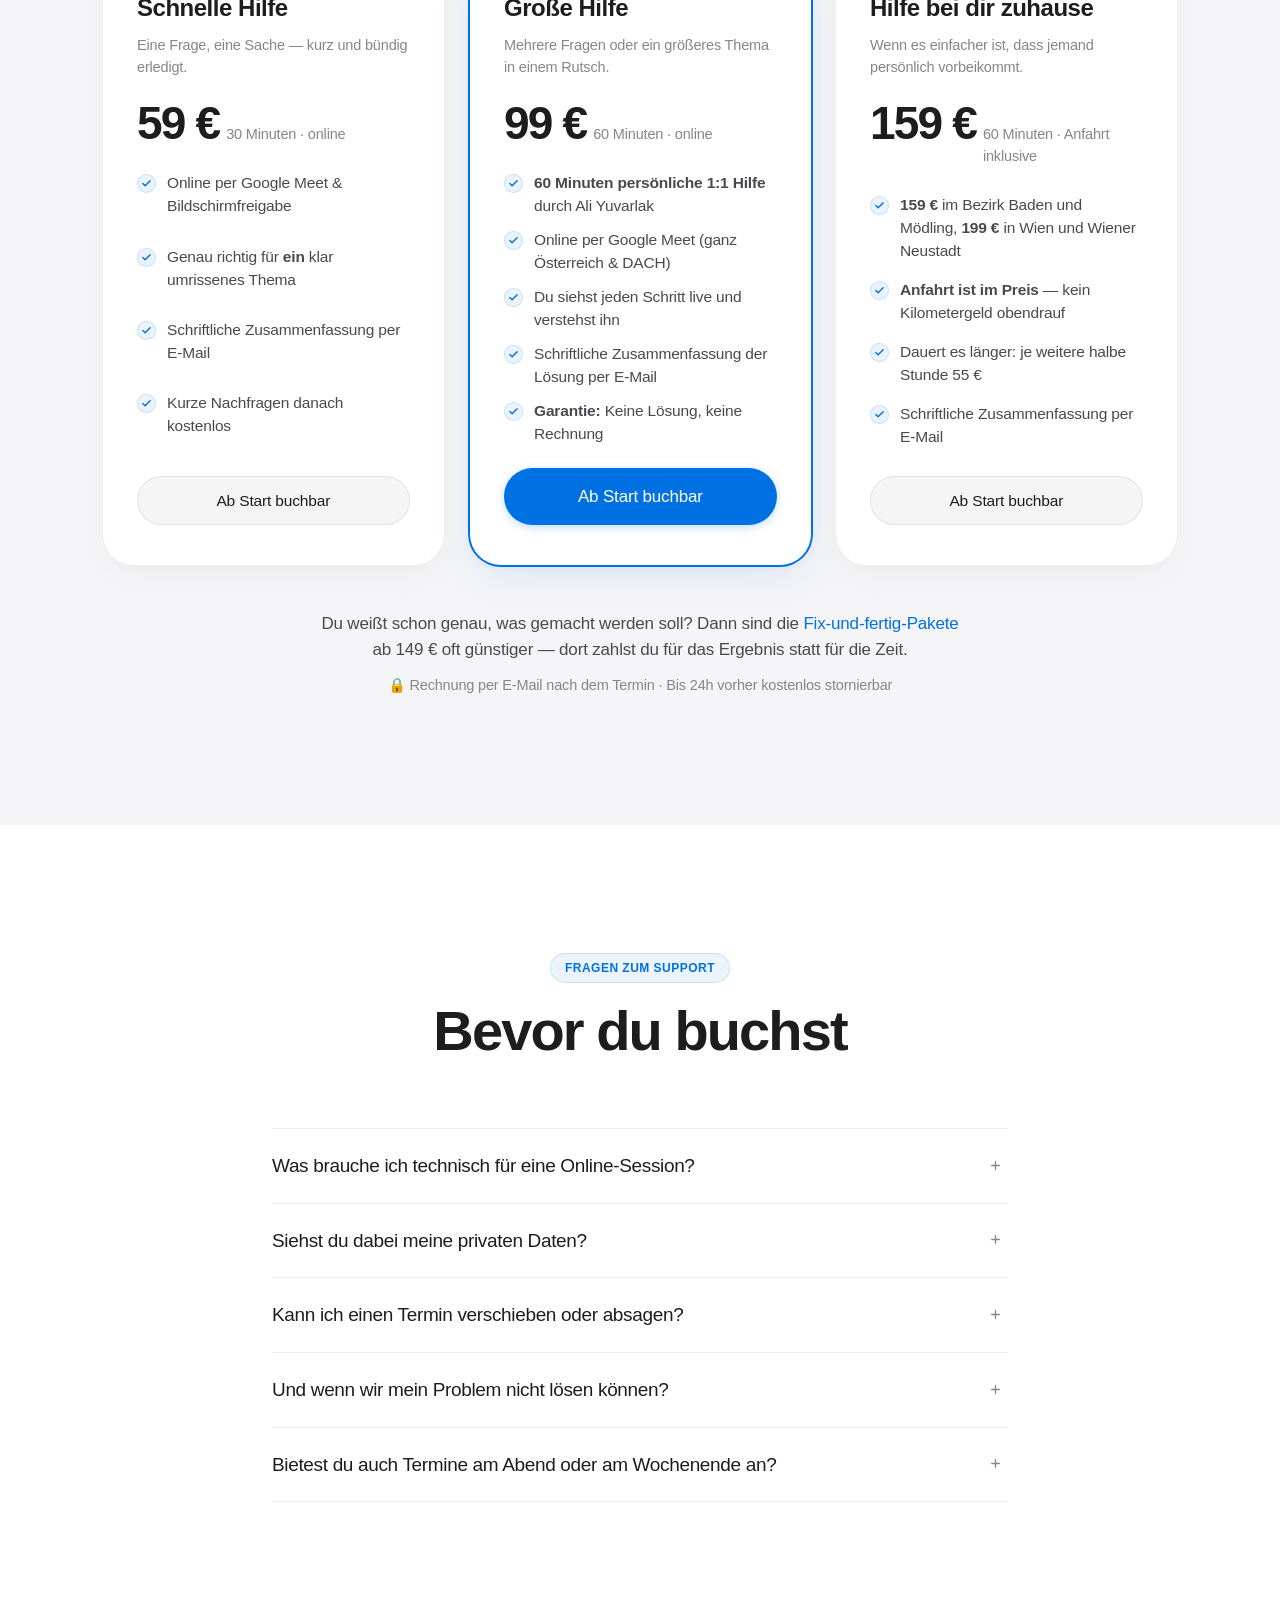
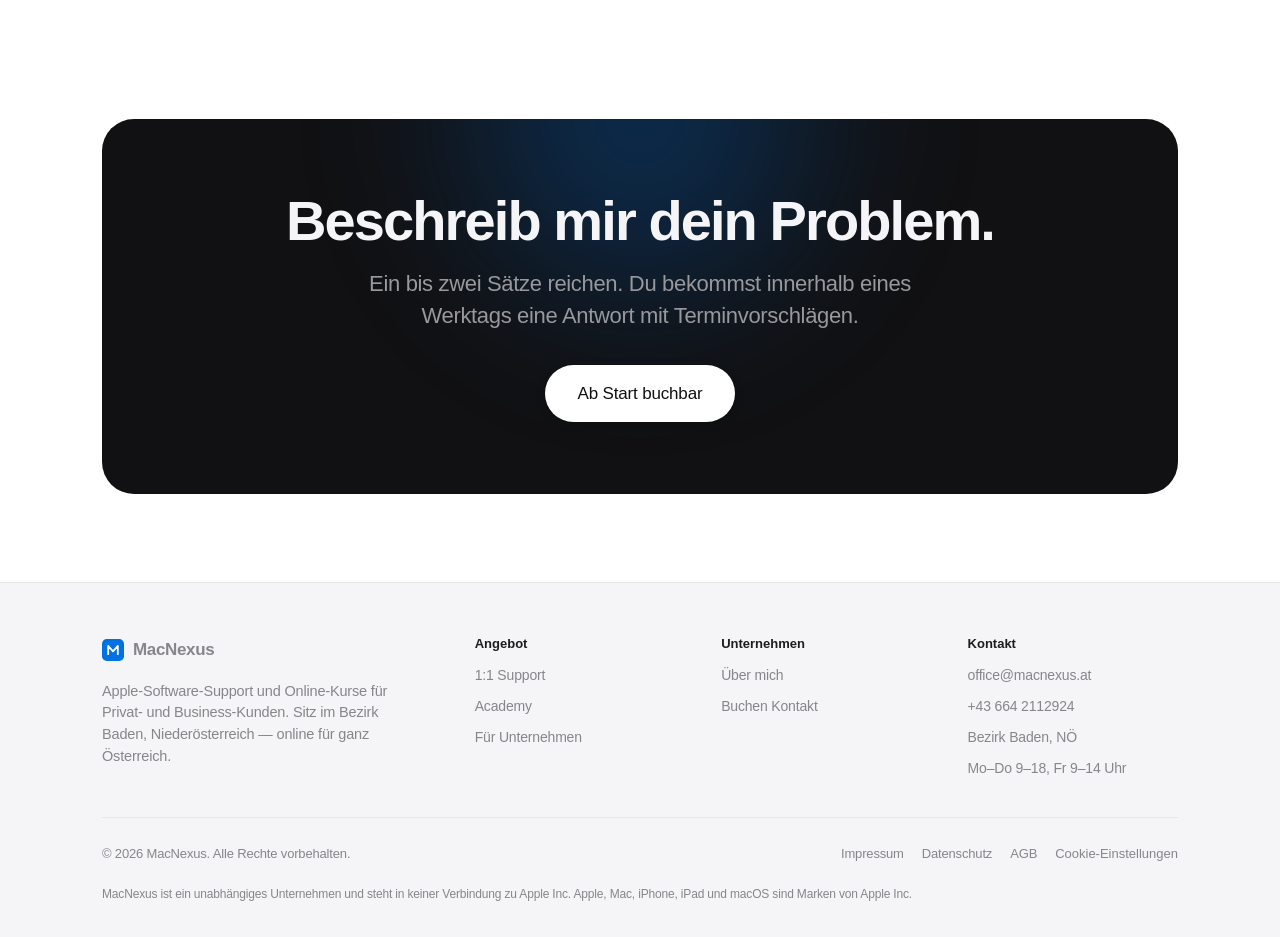
<file: support.html>
<!DOCTYPE html>
<html lang="de-AT">
<head>
<meta charset="utf-8">
<meta name="viewport" content="width=device-width, initial-scale=1">
<script>
/* Farbschema sofort setzen, damit nichts in der falschen Farbe aufblitzt */
(function(){try{var v=localStorage.getItem("macnexus-theme");
document.documentElement.setAttribute("data-theme",
(v==="light"||v==="dark"||v==="system")?v:"light");}
catch(e){document.documentElement.setAttribute("data-theme","light");}})();
</script>
<title>1:1 Apple Support — MacNexus Baden &amp; Wien</title>
<meta name="description" content="Persönlicher 1:1 Apple-Support per Bildschirmfreigabe oder vor Ort im Bezirk Baden. Online ab 59 €, vor Ort ab 159 € inklusive Anfahrt — Preis vorher bekannt.">
<meta name="theme-color" content="#ffffff" media="(prefers-color-scheme: light)">
<meta name="theme-color" content="#000000" media="(prefers-color-scheme: dark)">
<link rel="icon" href="data:image/svg+xml,%3Csvg xmlns='http://www.w3.org/2000/svg' viewBox='0 0 32 32'%3E%3Crect width='32' height='32' rx='7' fill='%230071e3'/%3E%3Cpath d='M9 22V10l7 8 7-8v12' stroke='white' stroke-width='2.6' fill='none' stroke-linecap='round' stroke-linejoin='round'/%3E%3C/svg%3E">
<link rel="stylesheet" href="assets/css/style.css?v=9">
</head>
<body>

<a class="skip-link" href="#main">Zum Inhalt springen</a>

<div class="vorb-banner" role="note">
  <p><strong>Vorbereitungsphase:</strong> MacNexus befindet sich noch im Aufbau und in der Testphase.
  Aktuell können <strong>keine Termine gebucht</strong>, keine Aufträge angenommen und keine Leistungen erbracht
  oder verrechnet werden. Alle Angaben und Preise auf dieser Website sind vorläufig und unverbindlich.</p>
</div>


<header class="nav">
  <div class="nav__inner">
    <a class="brand" href="index.html">
      <svg class="brand__mark" viewBox="0 0 32 32" aria-hidden="true">
        <rect width="32" height="32" rx="7" fill="var(--c-accent)"/>
        <path d="M9 22V10l7 8 7-8v12" stroke="#fff" stroke-width="2.6" fill="none" stroke-linecap="round" stroke-linejoin="round"/>
      </svg>
      <span class="brand__name"><strong>MacNexus</strong></span>
    </a>
    <button class="nav__toggle" aria-label="Menü öffnen" aria-expanded="false" aria-controls="nav-menu"><span></span></button>
    <div class="nav__menu" id="nav-menu">
      <nav class="nav__links" aria-label="Hauptnavigation">
        <a href="index.html">Start</a>
        <a href="support.html" class="is-active">Support</a>
        <a href="academy.html">Academy</a>
        <a href="business.html">Business</a>
        <a href="ueber-mich.html">Über mich</a>
        <a href="buchen.html">Buchen</a>
        <a href="kontakt.html">Kontakt</a>
      </nav>
      <div class="themeswitch" role="radiogroup" aria-label="Farbschema">
        <button type="button" class="themeswitch__btn" data-theme-btn="light"
                role="radio" aria-checked="false" aria-label="Helles Design" title="Hell">
          <svg viewBox="0 0 24 24" aria-hidden="true"><circle cx="12" cy="12" r="4.2"/><path d="M12 2.4v2.4M12 19.2v2.4M4.2 4.2l1.7 1.7M18.1 18.1l1.7 1.7M2.4 12h2.4M19.2 12h2.4M4.2 19.8l1.7-1.7M18.1 5.9l1.7-1.7"/></svg>
        </button>
        <button type="button" class="themeswitch__btn" data-theme-btn="dark"
                role="radio" aria-checked="false" aria-label="Dunkles Design" title="Dunkel">
          <svg viewBox="0 0 24 24" aria-hidden="true"><path d="M20.5 14.3A8.6 8.6 0 019.7 3.5a8.6 8.6 0 1010.8 10.8z"/></svg>
        </button>
        <button type="button" class="themeswitch__btn" data-theme-btn="system"
                role="radio" aria-checked="false" aria-label="Systemeinstellung übernehmen" title="Systemangepasst">
          <svg viewBox="0 0 24 24" aria-hidden="true"><rect x="2.8" y="4.4" width="18.4" height="12.4" rx="2"/><path d="M8.6 20.4h6.8"/></svg>
        </button>
      </div>
      <a class="btn btn--primary nav__cta" href="buchen.html" data-booking="support">Noch nicht buchbar</a>
    </div>
  </div>
</header>

<main id="main">

<section class="page-head">
  <div class="page-head__glow"></div>
  <div class="wrap">
    <span class="eyebrow reveal">1:1 Support</span>
    <h1 class="h-1 reveal" data-reveal-delay="60">Persönliche Hilfe,<br>wenn etwas nicht funktioniert.</h1>
    <p class="lead reveal" data-reveal-delay="120">
      Du beschreibst dein Problem, ich gehe es mit dir durch — Schritt für Schritt,
      in verständlicher Sprache. Online per Bildschirmfreigabe oder vor Ort
      im Bezirk Baden.
    </p>
    <div class="btn-row mt-m reveal" data-reveal-delay="180">
      <a class="btn btn--primary btn--lg" href="buchen.html">Ab Start buchbar</a>
      <a class="link-arrow" href="#ablauf">So läuft eine Session ab</a>
    </div>
  </div>
</section>

<!-- Was drin ist -->
<section class="section">
  <div class="wrap">
    <div class="split">
      <div class="reveal">
        <h2 class="h-2">Was in einer Session steckt</h2>
        <p class="lead mt-s">
          Du wählst, wie viel Zeit dein Thema braucht: <strong>30 Minuten online für 59 €</strong>,
          <strong>60 Minuten online für 99 €</strong> oder <strong>60 Minuten bei dir zuhause für 159 €</strong> (Bezirk Baden und Mödling) <strong>bzw. 199 €</strong> (Wien und Wiener Neustadt)
          inklusive Anfahrt. Enthalten ist immer alles, was du brauchst, um nachher wirklich weiterzukommen.
        </p>
        <ul class="ticks mt-m">
          <li><strong>Kurzes Vorgespräch.</strong> Ich schaue mir dein Anliegen vorab an, damit die Zeit für die Lösung draufgeht und nicht für die Problembeschreibung.</li>
          <li><strong>Gemeinsames Arbeiten.</strong> Du siehst jeden Schritt live — kein „ich mach das mal schnell im Hintergrund“.</li>
          <li><strong>Erklärung dazu.</strong> Du erfährst nicht nur was zu tun ist, sondern auch warum.</li>
          <li><strong>Schriftliche Zusammenfassung.</strong> Die wichtigsten Punkte bekommst du danach per E-Mail — zum Nachlesen.</li>
          <li><strong>Kurze Rückfragen inklusive.</strong> Wenn danach noch etwas unklar ist, kostet eine kurze Nachfrage nichts extra.</li>
        </ul>
      </div>

      <div class="split__visual reveal" data-reveal-delay="120" aria-hidden="true">
        <svg viewBox="0 0 400 300" fill="none" xmlns="http://www.w3.org/2000/svg">
          <!-- Bildschirmfreigabe abstrakt: zwei Fenster verbunden -->
          <rect x="24" y="70" width="180" height="128" rx="11" fill="var(--c-surface)" stroke="var(--c-border-strong)" stroke-width="1.5"/>
          <rect x="24" y="70" width="180" height="24" rx="11" fill="var(--c-bg-elev)"/>
          <rect x="24" y="86" width="180" height="8" fill="var(--c-bg-elev)"/>
          <circle cx="40" cy="82" r="3" fill="var(--c-text-muted)" opacity="0.45"/>
          <circle cx="51" cy="82" r="3" fill="var(--c-text-muted)" opacity="0.3"/>
          <circle cx="62" cy="82" r="3" fill="var(--c-text-muted)" opacity="0.3"/>
          <rect x="40" y="110" width="100" height="7" rx="3.5" fill="var(--c-accent)" opacity="0.4"/>
          <rect x="40" y="128" width="148" height="6" rx="3" fill="var(--c-text-muted)" opacity="0.2"/>
          <rect x="40" y="144" width="126" height="6" rx="3" fill="var(--c-text-muted)" opacity="0.2"/>
          <rect x="40" y="168" width="66" height="18" rx="9" fill="var(--c-accent)" opacity="0.3"/>

          <rect x="196" y="102" width="180" height="128" rx="11" fill="var(--c-surface)" stroke="var(--c-accent)" stroke-width="1.5" opacity="0.95"/>
          <rect x="196" y="102" width="180" height="24" rx="11" fill="var(--c-accent)" opacity="0.10"/>
          <rect x="196" y="118" width="180" height="8" fill="var(--c-accent)" opacity="0.10"/>
          <rect x="212" y="142" width="100" height="7" rx="3.5" fill="var(--c-accent)" opacity="0.4"/>
          <rect x="212" y="160" width="148" height="6" rx="3" fill="var(--c-text-muted)" opacity="0.2"/>
          <rect x="212" y="176" width="126" height="6" rx="3" fill="var(--c-text-muted)" opacity="0.2"/>
          <rect x="212" y="200" width="66" height="18" rx="9" fill="var(--c-accent)" opacity="0.3"/>

          <!-- Cursor -->
          <path d="M262 176l0 22 5-6 4 8 4-2-4-8h7z" fill="var(--c-accent)"/>

          <!-- Verbindung -->
          <path d="M204 134 C 230 134, 176 168, 200 168" stroke="var(--c-accent)" stroke-width="1.5" stroke-dasharray="4 4" opacity="0.6"/>
        </svg>
      </div>
    </div>
  </div>
</section>

<!-- Themen -->
<section class="section section--elev">
  <div class="wrap">
    <div class="section-head reveal">
      <span class="eyebrow">Typische Anliegen</span>
      <h2 class="h-1">Womit Kundinnen und Kunden zu mir kommen</h2>
      <p class="lead">
        Wenn du dich in einem der Punkte wiederfindest, bist du richtig.
        Und wenn dein Thema nicht dabei ist: frag trotzdem.
      </p>
    </div>

    <div class="chips reveal">
      <span class="chip">Neues iPhone einrichten</span>
      <span class="chip">Von Android auf iPhone umsteigen</span>
      <span class="chip">Von Windows auf Mac wechseln</span>
      <span class="chip">iCloud ist voll</span>
      <span class="chip">Fotos richtig sichern</span>
      <span class="chip">Backup einrichten</span>
      <span class="chip">Apple-ID Probleme</span>
      <span class="chip">Passwörter &amp; Zwei-Faktor</span>
      <span class="chip">Mac ist langsam geworden</span>
      <span class="chip">Speicher voll</span>
      <span class="chip">Mail funktioniert nicht</span>
      <span class="chip">Kalender synchronisiert nicht</span>
      <span class="chip">Familienfreigabe einrichten</span>
      <span class="chip">Kindersicherung</span>
      <span class="chip">Kurzbefehle &amp; Automatisierung</span>
      <span class="chip">Datenschutz-Einstellungen</span>
      <span class="chip">Update-Probleme</span>
      <span class="chip">Daten vom alten Gerät retten</span>
      <span class="chip">Kaufberatung vor der Anschaffung</span>
      <span class="chip">Apple Watch einrichten</span>
    </div>
  </div>
</section>

<!-- Praxis-Fallbeispiele -->
<section class="section section--elev">
  <div class="wrap">
    <div class="section-head center reveal">
      <span class="eyebrow">Aus der Praxis</span>
      <h2 class="h-1">Typische Probleme &amp; wie wir sie lösen</h2>
      <p class="lead">Erkennst du dich in einem dieser Fälle wieder? Genau dafür gibt es die 1:1 Session.</p>
    </div>

    <div class="grid grid--2">
      <!-- Fall 1 -->
      <div class="case-card reveal">
        <div class="case-card__header">
          <h3 class="case-card__title">iCloud-Speicher voll &amp; Foto-Chaos</h3>
          <span class="case-card__duration">ca. 45 Min.</span>
        </div>
        <div class="case-box case-box--before">
          <span class="case-box__icon">✕</span>
          <span><strong>Vorher:</strong> Ständige Warnmeldung „iCloud voll“, Fotos synchronisieren nicht mehr auf den Mac und Angst vor Datenverlust.</span>
        </div>
        <div class="case-box case-box--after">
          <span class="case-box__icon">✓</span>
          <span><strong>Nach der Session:</strong> Unnötige Alt-Backups gelöscht, Duplikate bereinigt, 60 GB freigeschaufelt und automatische Sicherung aktiv.</span>
        </div>
      </div>

      <!-- Fall 2 -->
      <div class="case-card reveal" data-reveal-delay="80">
        <div class="case-card__header">
          <h3 class="case-card__title">Umstieg von Windows auf den Mac</h3>
          <span class="case-card__duration">ca. 60 Min.</span>
        </div>
        <div class="case-box case-box--before">
          <span class="case-box__icon">✕</span>
          <span><strong>Vorher:</strong> Neues MacBook steht auf dem Tisch, aber Finder, Tastenkombinationen und Dateiablage wirken fremd.</span>
        </div>
        <div class="case-box case-box--after">
          <span class="case-box__icon">✓</span>
          <span><strong>Nach der Session:</strong> Alle Daten &amp; Passwörter sicher übertragen, die 10 wichtigsten Mac-Kniffe verstanden, sofort produktiv.</span>
        </div>
      </div>

      <!-- Fall 3 -->
      <div class="case-card reveal" data-reveal-delay="160">
        <div class="case-card__header">
          <h3 class="case-card__title">Mac ist langsam &amp; Schreibtisch überfüllt</h3>
          <span class="case-card__duration">ca. 40 Min.</span>
        </div>
        <div class="case-box case-box--before">
          <span class="case-box__icon">✕</span>
          <span><strong>Vorher:</strong> Der Mac braucht ewig beim Hochfahren, Lüfter dreht hoch und Programme reagieren mit dem bunten Ladeball.</span>
        </div>
        <div class="case-box case-box--after">
          <span class="case-box__icon">✓</span>
          <span><strong>Nach der Session:</strong> Autostart-Altlasten entfernt, System-Caches bereinigt, Mac startet in Sekunden und läuft wieder leise.</span>
        </div>
      </div>

      <!-- Fall 4 -->
      <div class="case-card reveal" data-reveal-delay="240">
        <div class="case-card__header">
          <h3 class="case-card__title">Apple-ID, 2-Faktor &amp; Passwort-Chaos</h3>
          <span class="case-card__duration">ca. 35 Min.</span>
        </div>
        <div class="case-box case-box--before">
          <span class="case-box__icon">✕</span>
          <span><strong>Vorher:</strong> Passwort vergessen, Bestätigungscodes landen auf alter Nummer, ständige Fehlermeldungen bei Käufen.</span>
        </div>
        <div class="case-box case-box--after">
          <span class="case-box__icon">✓</span>
          <span><strong>Nach der Session:</strong> Apple-ID sauber wiederhergestellt, Notfall-Zugriff eingerichtet und iCloud-Schlüsselbund aktiviert.</span>
        </div>
      </div>
    </div>
  </div>
</section>

<!-- Ablauf -->
<section class="section" id="ablauf">
  <div class="wrap">
    <div class="section-head center reveal">
      <span class="eyebrow">Ablauf</span>
      <h2 class="h-1">In 3 Schritten zu deiner Lösung</h2>
      <p class="lead">Einfach, transparent und ohne lange Wartezeiten.</p>
    </div>

    <div class="steps">
      <div class="step reveal">
        <div class="step__num">1</div>
        <h3>Termin wählen</h3>
        <p class="body">
          Wähle deinen Wunschtermin bequem online im Kalender aus.
          Trage kurz ein, worum es geht, damit ich mich vorab perfekt auf
          dein Gerät und dein Anliegen vorbereiten kann.
        </p>
      </div>
      <div class="step reveal" data-reveal-delay="100">
        <div class="step__num">2</div>
        <h3>Bestätigung erhalten</h3>
        <p class="body">
          Nach dem Start: Bestätigung mit Google-Meet-Video-Link
          und automatischem Kalendereintrag. Du musst vorab keine komplizierten
          Programme installieren.
        </p>
      </div>
      <div class="step reveal" data-reveal-delay="200">
        <div class="step__num">3</div>
        <h3>1:1 Session &amp; Lösung</h3>
        <p class="body">
          Wir gehen dein Problem gemeinsam Schritt für Schritt durch.
          Du siehst alles live auf deinem Bildschirm und bekommst danach eine
          kurze schriftliche Zusammenfassung per E-Mail zum Nachlesen.
        </p>
      </div>
    </div>
  </div>
</section>

<!-- Preis -->
<section class="section section--elev" id="preise">
  <div class="wrap">
    <div class="section-head center reveal">
      <span class="eyebrow">Preise</span>
      <h2 class="h-1">Such dir aus, was zu deinem Thema passt</h2>
      <p class="lead">
        Drei Möglichkeiten, ein Prinzip: Der Preis steht vorher fest.
        Finden wir keine Lösung, verrechne ich nichts.
      </p>
    </div>

    <div class="price-grid">
      <div class="price-card reveal">
        <div>
          <h3 class="h-3">Schnelle Hilfe</h3>
          <p class="body-sm mt-s">Eine Frage, eine Sache — kurz und bündig erledigt.</p>
        </div>
        <div class="price-card__amount">
          <b>59&nbsp;€</b>
          <span>30 Minuten · online</span>
        </div>
        <ul class="ticks">
          <li>Online per Google Meet &amp; Bildschirmfreigabe</li>
          <li>Genau richtig für <strong>ein</strong> klar umrissenes Thema</li>
          <li>Schriftliche Zusammenfassung per E-Mail</li>
          <li>Kurze Nachfragen danach kostenlos</li>
        </ul>
        <a class="btn btn--ghost btn--block" href="buchen.html">Ab Start buchbar</a>
      </div>

      <div class="price-card price-card--featured reveal" data-reveal-delay="80">
        <span class="price-card__tag">Beliebteste Wahl</span>
        <div>
          <h3 class="h-3">Große Hilfe</h3>
          <p class="body-sm mt-s">Mehrere Fragen oder ein größeres Thema in einem Rutsch.</p>
        </div>
        <div class="price-card__amount">
          <b>99&nbsp;€</b>
          <span>60 Minuten · online</span>
        </div>
        <ul class="ticks">
          <li><strong>60 Minuten persönliche 1:1 Hilfe</strong> durch Ali Yuvarlak</li>
          <li>Online per Google Meet (ganz Österreich &amp; DACH)</li>
          <li>Du siehst jeden Schritt live und verstehst ihn</li>
          <li>Schriftliche Zusammenfassung der Lösung per E-Mail</li>
          <li><strong>Garantie:</strong> Keine Lösung, keine Rechnung</li>
        </ul>
        <a class="btn btn--primary btn--block btn--lg" href="buchen.html">Ab Start buchbar</a>
      </div>

      <div class="price-card reveal" data-reveal-delay="160">
        <div>
          <h3 class="h-3">Hilfe bei dir zuhause</h3>
          <p class="body-sm mt-s">Wenn es einfacher ist, dass jemand persönlich vorbeikommt.</p>
        </div>
        <div class="price-card__amount">
          <b>159&nbsp;€</b>
          <span>60 Minuten · Anfahrt inklusive</span>
        </div>
        <ul class="ticks">
          <li><strong>159 €</strong> im Bezirk Baden und Mödling, <strong>199 €</strong> in Wien und Wiener Neustadt</li>
          <li><strong>Anfahrt ist im Preis</strong> — kein Kilometergeld obendrauf</li>
          <li>Dauert es länger: je weitere halbe Stunde 55 €</li>
          <li>Schriftliche Zusammenfassung per E-Mail</li>
        </ul>
        <a class="btn btn--ghost btn--block" href="buchen.html">Ab Start buchbar</a>
      </div>
    </div>

    <p class="body center mt-l reveal" style="max-width:640px;margin-inline:auto">
      Du weißt schon genau, was gemacht werden soll? Dann sind die
      <a href="index.html#preise">Fix-und-fertig-Pakete</a> ab 149 € oft günstiger —
      dort zahlst du für das Ergebnis statt für die Zeit.
    </p>
    <p class="booking-alt center" data-booking-alt hidden>Unsicher, ob das dein Thema abdeckt? <a href="kontakt.html">Frag vorher kurz nach</a></p>
    <p class="body-sm center" style="margin-top:12px;color:var(--c-text-muted)">
      🔒 Rechnung per E-Mail nach dem Termin · Bis 24h vorher kostenlos stornierbar
    </p>
  </div>
</section>

<!-- FAQ -->
<section class="section">
  <div class="wrap wrap--narrow">
    <div class="section-head center reveal">
      <span class="eyebrow">Fragen zum Support</span>
      <h2 class="h-1">Bevor du buchst</h2>
    </div>

    <div class="faq reveal">
      <div class="faq__item">
        <button class="faq__q" aria-expanded="false">Was brauche ich technisch für eine Online-Session?</button>
        <div class="faq__a"><div>
          <p class="body">
            Ein funktionierendes Apple-Gerät und eine Internetverbindung — mehr nicht.
            Den Google Meet Link bekommst du vorab per E-Mail und Kalendereintrag; du klickst
            ihn zum Termin einfach an. Im Call übertragen wir deinen Bildschirm mit 1 Klick
            oder über die integrierte macOS Bildschirmfreigabe. Ich führe dich Schritt für Schritt durch.
          </p>
        </div></div>
      </div>
      <div class="faq__item">
        <button class="faq__q" aria-expanded="false">Siehst du dabei meine privaten Daten?</button>
        <div class="faq__a"><div>
          <p class="body">
            Du gibst deinen Bildschirm frei und entscheidest jederzeit selbst,
            was du zeigst — die Freigabe kannst du mit einem Klick beenden.
            Passwörter tippst du immer selbst ein, ich sehe sie nicht und
            frage auch nie danach.
          </p>
        </div></div>
      </div>
      <div class="faq__item">
        <button class="faq__q" aria-expanded="false">Kann ich einen Termin verschieben oder absagen?</button>
        <div class="faq__a"><div>
          <p class="body">
            Selbstverständlich. Sag einfach bis spätestens 24 Stunden vorher
            Bescheid — dann fallen keine Kosten an, und wir finden einen
            neuen Termin.
          </p>
        </div></div>
      </div>
      <div class="faq__item">
        <button class="faq__q" aria-expanded="false">Und wenn wir mein Problem nicht lösen können?</button>
        <div class="faq__a"><div>
          <p class="body">
            Das sage ich dir ehrlich — am liebsten schon vor dem Termin, wenn ich
            aus deiner Beschreibung erkenne, dass es etwa ein Hardware-Defekt ist.
            Stellt sich erst in der Session heraus, dass es außerhalb meines
            Bereichs liegt, verrechne ich sie nicht und sage dir, an wen du dich
            am besten wendest.
          </p>
        </div></div>
      </div>
      <div class="faq__item">
        <button class="faq__q" aria-expanded="false">Bietest du auch Termine am Abend oder am Wochenende an?</button>
        <div class="faq__a"><div>
          <p class="body">
            Reguläre Zeiten sind Montag bis Donnerstag von 9 bis 18 Uhr sowie Freitag von 9 bis 14 Uhr.
            Individuelle Randzeiten sind nach Absprache oft möglich — schreib einfach
            in die Anfrage, wann es dir passt, dann finden wir eine Lösung.
          </p>
        </div></div>
      </div>
    </div>
  </div>
</section>

<section class="section section--tight">
  <div class="wrap">
    <div class="cta-band reveal">
      <div class="cta-band__glow"></div>
      <h2 class="h-1">Beschreib mir dein Problem.</h2>
      <p class="lead">
        Ein bis zwei Sätze reichen. Du bekommst innerhalb eines Werktags
        eine Antwort mit Terminvorschlägen.
      </p>
      <div class="btn-row">
        <a class="btn btn--on-ink btn--lg" href="buchen.html" data-booking="support">Ab Start buchbar</a>
      </div>
    </div>
  </div>
</section>

</main>

<footer class="footer">
  <div class="wrap">
    <div class="footer__grid">
      <div class="footer__about">
        <a class="brand" href="index.html">
          <svg class="brand__mark" viewBox="0 0 32 32" aria-hidden="true">
            <rect width="32" height="32" rx="7" fill="var(--c-accent)"/>
            <path d="M9 22V10l7 8 7-8v12" stroke="#fff" stroke-width="2.6" fill="none" stroke-linecap="round" stroke-linejoin="round"/>
          </svg>
          <span class="brand__name"><strong>MacNexus</strong></span>
        </a>
        <p class="body-sm">
          Apple-Software-Support und Online-Kurse für Privat- und Business-Kunden.
          Sitz im Bezirk Baden, Niederösterreich — online für ganz Österreich.
        </p>
      </div>
      <div>
        <h4>Angebot</h4>
        <ul>
          <li><a href="support.html">1:1 Support</a></li>
          <li><a href="academy.html">Academy</a></li>
          <li><a href="business.html">Für Unternehmen</a></li>
        </ul>
      </div>
      <div>
        <h4>Unternehmen</h4>
        <ul>
          <li><a href="ueber-mich.html">Über mich</a></li>
          <li><a href="buchen.html">Buchen</a>
        <a href="kontakt.html">Kontakt</a></li>
        </ul>
      </div>
      <div>
        <h4>Kontakt</h4>
        <ul>
          <li><a href="mailto:office@macnexus.at">office@macnexus.at</a></li>
          <li><a href="tel:+436642112924">+43 664 2112924</a></li>
          <li><span style="color:var(--c-text-muted)">Bezirk Baden, NÖ</span></li>
          <li><span style="color:var(--c-text-muted)">Mo–Do 9–18, Fr 9–14 Uhr</span></li>
        </ul>
      </div>
    </div>
    <div class="footer__bottom">
      <span>© <span data-year>2026</span> MacNexus. Alle Rechte vorbehalten.</span>
      <div class="footer__legal">
        <a href="impressum.html">Impressum</a>
        <a href="datenschutz.html">Datenschutz</a>
        <a href="agb.html">AGB</a>
        <button type="button" class="link-btn" data-cookie-settings>Cookie-Einstellungen</button>
      </div>
    </div>
    <p class="body-sm" style="margin-top:22px;font-size:12px;line-height:1.5;color:var(--c-text-muted)">
      MacNexus ist ein unabhängiges Unternehmen und steht in keiner Verbindung zu Apple Inc.
      Apple, Mac, iPhone, iPad und macOS sind Marken von Apple Inc.
    </p>
  </div>
</footer>

<script src="assets/js/theme.js"></script>
<script src="assets/js/config.js"></script>
<script src="assets/js/main.js"></script>
<script src="assets/js/consent.js"></script>
</body>
</html>
</file>
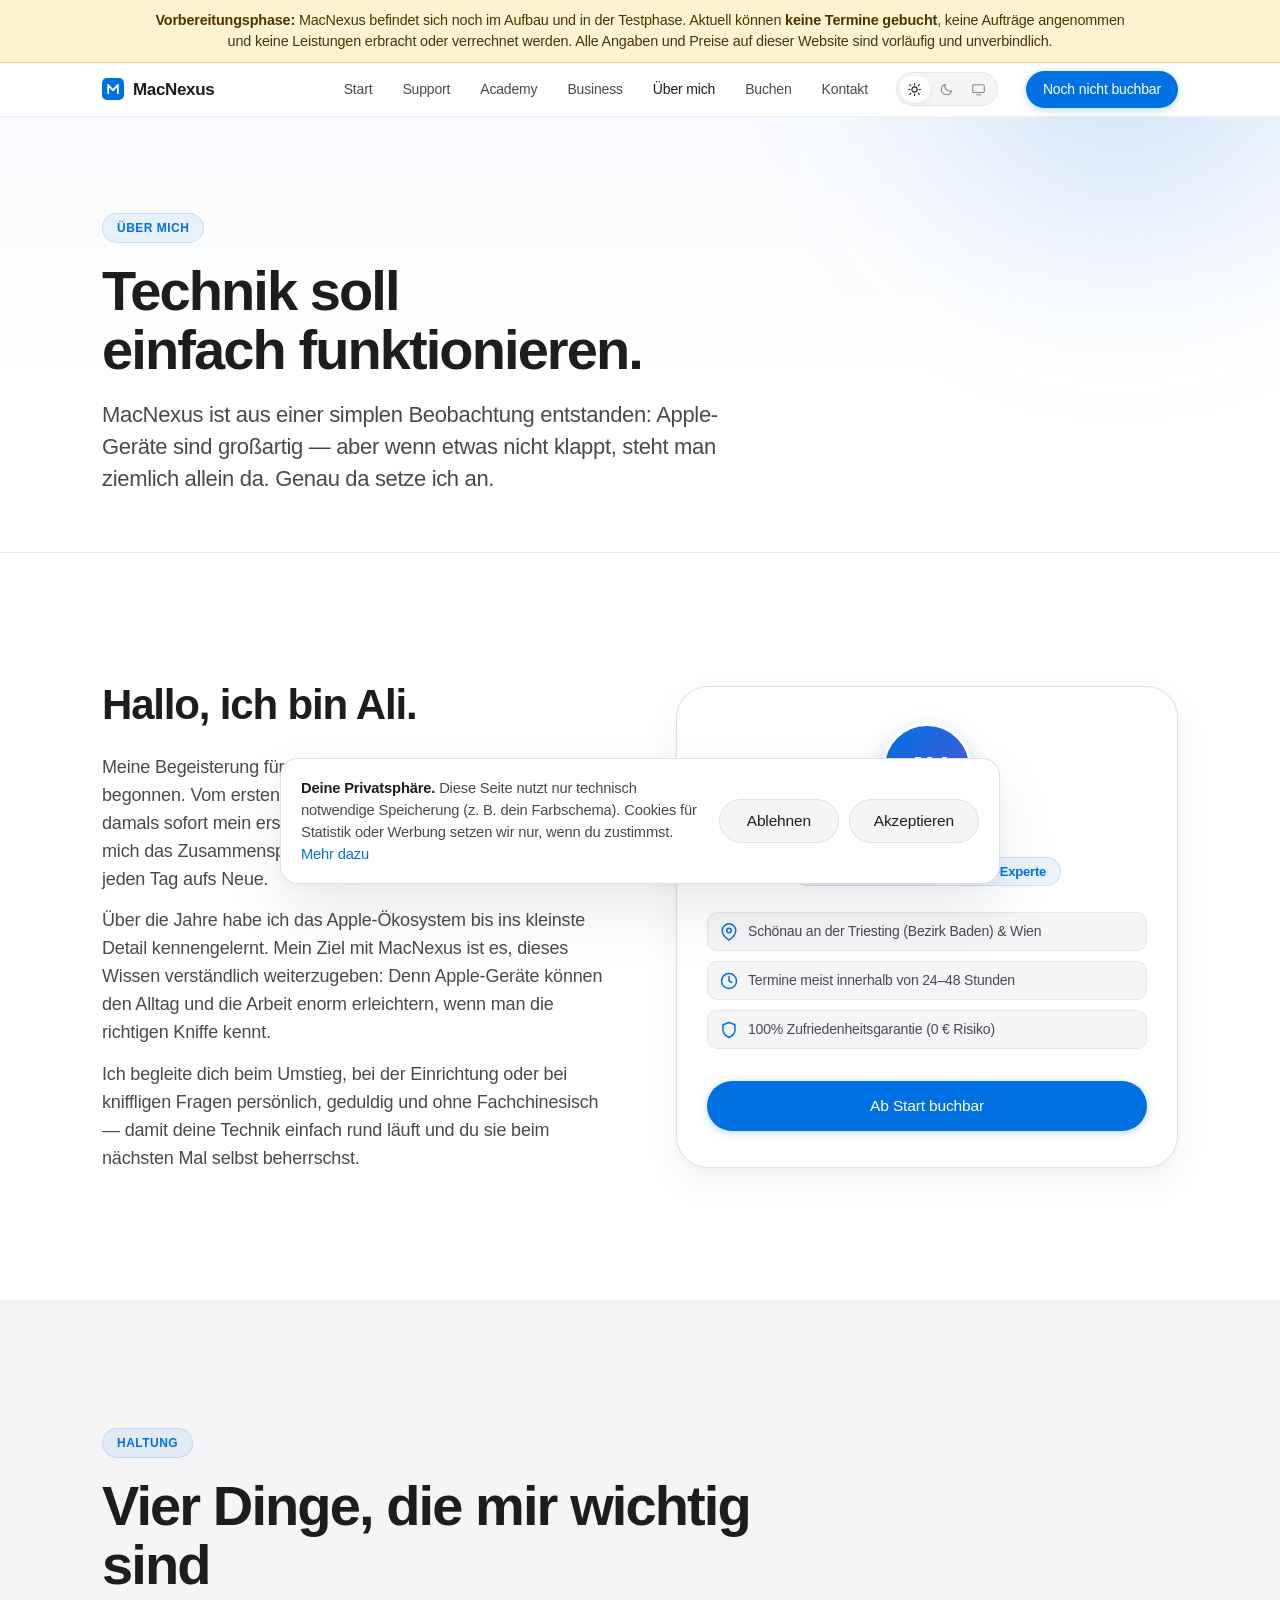
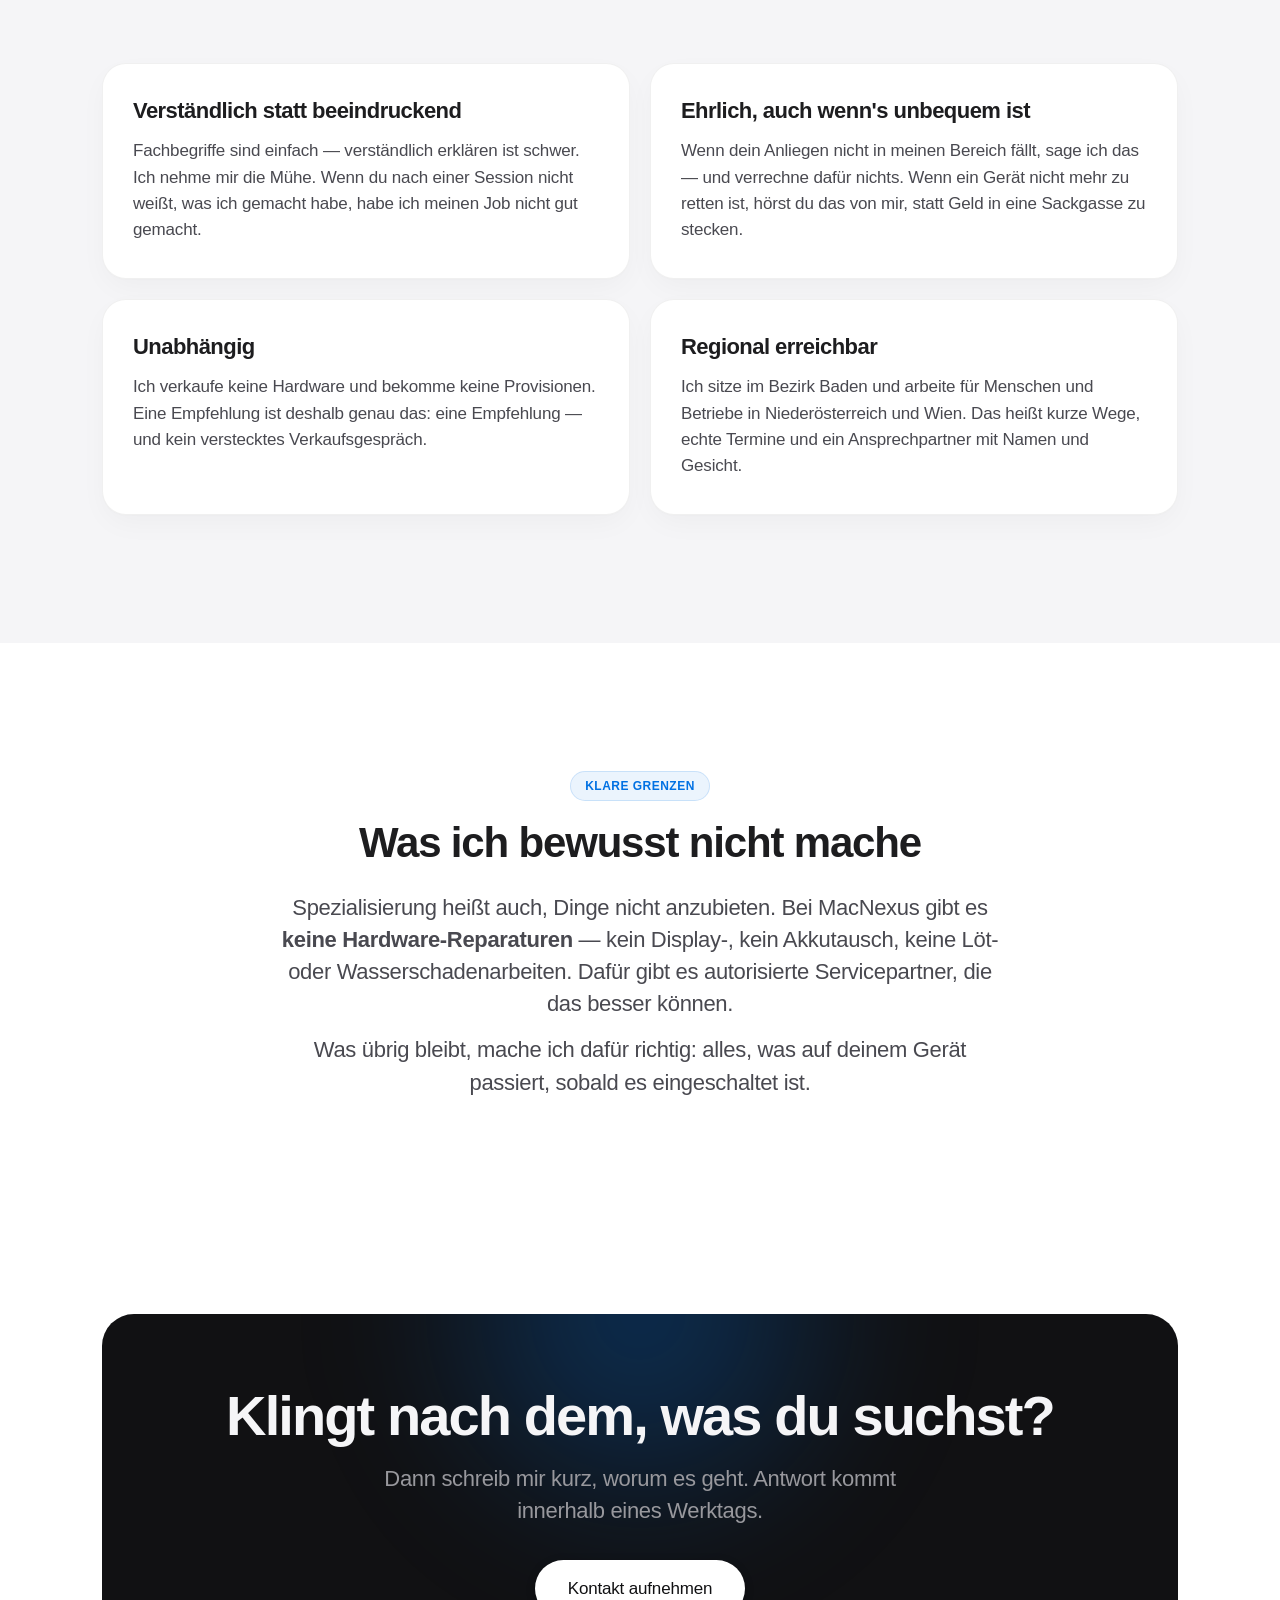
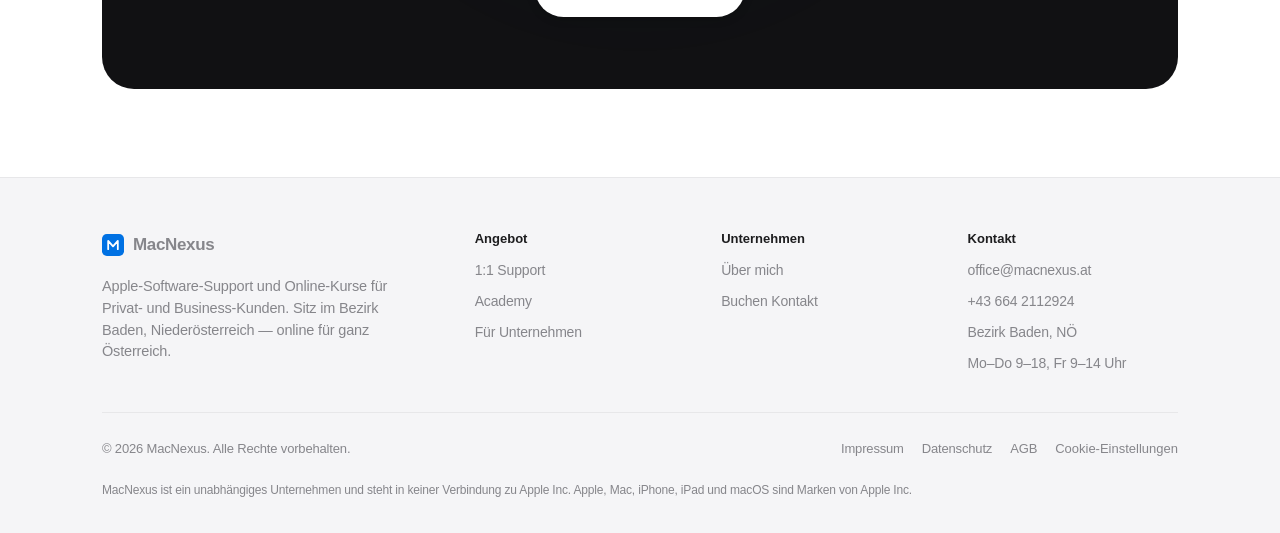
<file: ueber-mich.html>
<!DOCTYPE html>
<html lang="de-AT">
<head>
<meta charset="utf-8">
<meta name="viewport" content="width=device-width, initial-scale=1">
<script>
/* Farbschema sofort setzen, damit nichts in der falschen Farbe aufblitzt */
(function(){try{var v=localStorage.getItem("macnexus-theme");
document.documentElement.setAttribute("data-theme",
(v==="light"||v==="dark"||v==="system")?v:"light");}
catch(e){document.documentElement.setAttribute("data-theme","light");}})();
</script>
<title>Über MacNexus — Apple-Support aus dem Bezirk Baden</title>
<meta name="description" content="Wer hinter MacNexus steht: Apple-Software-Support für Privat- und Business-Kunden aus dem Bezirk Baden, Niederösterreich — persönlich, unabhängig und verständlich.">
<meta name="theme-color" content="#ffffff" media="(prefers-color-scheme: light)">
<meta name="theme-color" content="#000000" media="(prefers-color-scheme: dark)">
<link rel="icon" href="data:image/svg+xml,%3Csvg xmlns='http://www.w3.org/2000/svg' viewBox='0 0 32 32'%3E%3Crect width='32' height='32' rx='7' fill='%230071e3'/%3E%3Cpath d='M9 22V10l7 8 7-8v12' stroke='white' stroke-width='2.6' fill='none' stroke-linecap='round' stroke-linejoin='round'/%3E%3C/svg%3E">
<link rel="stylesheet" href="assets/css/style.css?v=9">
</head>
<body>

<a class="skip-link" href="#main">Zum Inhalt springen</a>

<div class="vorb-banner" role="note">
  <p><strong>Vorbereitungsphase:</strong> MacNexus befindet sich noch im Aufbau und in der Testphase.
  Aktuell können <strong>keine Termine gebucht</strong>, keine Aufträge angenommen und keine Leistungen erbracht
  oder verrechnet werden. Alle Angaben und Preise auf dieser Website sind vorläufig und unverbindlich.</p>
</div>


<header class="nav">
  <div class="nav__inner">
    <a class="brand" href="index.html">
      <svg class="brand__mark" viewBox="0 0 32 32" aria-hidden="true">
        <rect width="32" height="32" rx="7" fill="var(--c-accent)"/>
        <path d="M9 22V10l7 8 7-8v12" stroke="#fff" stroke-width="2.6" fill="none" stroke-linecap="round" stroke-linejoin="round"/>
      </svg>
      <span class="brand__name"><strong>MacNexus</strong></span>
    </a>
    <button class="nav__toggle" aria-label="Menü öffnen" aria-expanded="false" aria-controls="nav-menu"><span></span></button>
    <div class="nav__menu" id="nav-menu">
      <nav class="nav__links" aria-label="Hauptnavigation">
        <a href="index.html">Start</a>
        <a href="support.html">Support</a>
        <a href="academy.html">Academy</a>
        <a href="business.html">Business</a>
        <a href="ueber-mich.html" class="is-active">Über mich</a>
        <a href="buchen.html">Buchen</a>
        <a href="kontakt.html">Kontakt</a>
      </nav>
      <div class="themeswitch" role="radiogroup" aria-label="Farbschema">
        <button type="button" class="themeswitch__btn" data-theme-btn="light"
                role="radio" aria-checked="false" aria-label="Helles Design" title="Hell">
          <svg viewBox="0 0 24 24" aria-hidden="true"><circle cx="12" cy="12" r="4.2"/><path d="M12 2.4v2.4M12 19.2v2.4M4.2 4.2l1.7 1.7M18.1 18.1l1.7 1.7M2.4 12h2.4M19.2 12h2.4M4.2 19.8l1.7-1.7M18.1 5.9l1.7-1.7"/></svg>
        </button>
        <button type="button" class="themeswitch__btn" data-theme-btn="dark"
                role="radio" aria-checked="false" aria-label="Dunkles Design" title="Dunkel">
          <svg viewBox="0 0 24 24" aria-hidden="true"><path d="M20.5 14.3A8.6 8.6 0 019.7 3.5a8.6 8.6 0 1010.8 10.8z"/></svg>
        </button>
        <button type="button" class="themeswitch__btn" data-theme-btn="system"
                role="radio" aria-checked="false" aria-label="Systemeinstellung übernehmen" title="Systemangepasst">
          <svg viewBox="0 0 24 24" aria-hidden="true"><rect x="2.8" y="4.4" width="18.4" height="12.4" rx="2"/><path d="M8.6 20.4h6.8"/></svg>
        </button>
      </div>
      <a class="btn btn--primary nav__cta" href="buchen.html" data-booking="support">Noch nicht buchbar</a>
    </div>
  </div>
</header>

<main id="main">

<section class="page-head">
  <div class="page-head__glow"></div>
  <div class="wrap">
    <span class="eyebrow reveal">Über mich</span>
    <h1 class="h-1 reveal" data-reveal-delay="60">Technik soll<br>einfach funktionieren.</h1>
    <p class="lead reveal" data-reveal-delay="120">
      MacNexus ist aus einer simplen Beobachtung entstanden: Apple-Geräte sind
      großartig — aber wenn etwas nicht klappt, steht man ziemlich allein da.
      Genau da setze ich an.
    </p>
  </div>
</section>

<!-- Story -->
<section class="section">
  <div class="wrap">
    <div class="split">
      <div class="reveal">
        <h2 class="h-2">Hallo, ich bin Ali.</h2>
        <p class="body-lg mt-m">
          Meine Begeisterung für Apple hat schon in meiner Kindheit begonnen. Vom ersten selbst verdienten Geld kaufte ich mir damals sofort mein erstes Apple-Gerät – und seitdem fasziniert mich das Zusammenspiel zwischen Hardware und Software jeden Tag aufs Neue.
        </p>
        <p class="body-lg mt-s">
          Über die Jahre habe ich das Apple-Ökosystem bis ins kleinste Detail kennengelernt. Mein Ziel mit MacNexus ist es, dieses Wissen verständlich weiterzugeben: Denn Apple-Geräte können den Alltag und die Arbeit enorm erleichtern, wenn man die richtigen Kniffe kennt.
        </p>
        <p class="body-lg mt-s">
          Ich begleite dich beim Umstieg, bei der Einrichtung oder bei kniffligen Fragen persönlich, geduldig und ohne Fachchinesisch — damit deine Technik einfach rund läuft und du sie beim nächsten Mal selbst beherrschst.
        </p>
      </div>

      <div class="reveal" data-reveal-delay="120">
        <div class="profile-card">
          <div class="profile-card__avatar">AY</div>
          <div>
            <h3 class="profile-card__name">Ali Yuvarlak</h3>
            <span class="profile-card__tag">Gründer von MacNexus · Apple-Experte</span>
          </div>

          <div class="profile-card__list">
            <div class="profile-card__item">
              <svg viewBox="0 0 24 24" fill="none" stroke="currentColor" stroke-width="2" stroke-linecap="round" stroke-linejoin="round"><path d="M21 10c0 7-9 13-9 13s-9-6-9-13a9 9 0 0 1 18 0z"/><circle cx="12" cy="10" r="3"/></svg>
              <span>Schönau an der Triesting (Bezirk Baden) &amp; Wien</span>
            </div>
            <div class="profile-card__item">
              <svg viewBox="0 0 24 24" fill="none" stroke="currentColor" stroke-width="2" stroke-linecap="round" stroke-linejoin="round"><circle cx="12" cy="12" r="10"/><polyline points="12 6 12 12 16 14"/></svg>
              <span>Termine meist innerhalb von 24–48 Stunden</span>
            </div>
            <div class="profile-card__item">
              <svg viewBox="0 0 24 24" fill="none" stroke="currentColor" stroke-width="2" stroke-linecap="round" stroke-linejoin="round"><path d="M12 22s8-4 8-10V5l-8-3-8 3v7c0 6 8 10 8 10z"/></svg>
              <span>100% Zufriedenheitsgarantie (0 € Risiko)</span>
            </div>
          </div>

          <div class="mt-s" style="width:100%">
            <a class="btn btn--primary btn--block" href="buchen.html">Ab Start buchbar</a>
          </div>
        </div>
      </div>
    </div>
  </div>
</section>

<!-- Werte -->
<section class="section section--elev">
  <div class="wrap">
    <div class="section-head reveal">
      <span class="eyebrow">Haltung</span>
      <h2 class="h-1">Vier Dinge, die mir wichtig sind</h2>
    </div>

    <div class="grid grid--2">
      <div class="card reveal">
        <h3>Verständlich statt beeindruckend</h3>
        <p class="body">
          Fachbegriffe sind einfach — verständlich erklären ist schwer.
          Ich nehme mir die Mühe. Wenn du nach einer Session nicht weißt,
          was ich gemacht habe, habe ich meinen Job nicht gut gemacht.
        </p>
      </div>
      <div class="card reveal" data-reveal-delay="80">
        <h3>Ehrlich, auch wenn's unbequem ist</h3>
        <p class="body">
          Wenn dein Anliegen nicht in meinen Bereich fällt, sage ich das —
          und verrechne dafür nichts. Wenn ein Gerät nicht mehr zu retten ist,
          hörst du das von mir, statt Geld in eine Sackgasse zu stecken.
        </p>
      </div>
      <div class="card reveal" data-reveal-delay="160">
        <h3>Unabhängig</h3>
        <p class="body">
          Ich verkaufe keine Hardware und bekomme keine Provisionen.
          Eine Empfehlung ist deshalb genau das: eine Empfehlung —
          und kein verstecktes Verkaufsgespräch.
        </p>
      </div>
      <div class="card reveal" data-reveal-delay="240">
        <h3>Regional erreichbar</h3>
        <p class="body">
          Ich sitze im Bezirk Baden und arbeite für Menschen und Betriebe
          in Niederösterreich und Wien. Das heißt kurze Wege, echte Termine
          und ein Ansprechpartner mit Namen und Gesicht.
        </p>
      </div>
    </div>
  </div>
</section>

<!-- Grenzen -->
<section class="section">
  <div class="wrap wrap--narrow center">
    <div class="reveal">
      <span class="eyebrow">Klare Grenzen</span>
      <h2 class="h-2">Was ich bewusst nicht mache</h2>
      <p class="lead mt-m">
        Spezialisierung heißt auch, Dinge nicht anzubieten. Bei MacNexus gibt es
        <strong>keine Hardware-Reparaturen</strong> — kein Display-, kein Akkutausch,
        keine Löt- oder Wasserschadenarbeiten. Dafür gibt es autorisierte
        Servicepartner, die das besser können.
      </p>
      <p class="lead mt-s">
        Was übrig bleibt, mache ich dafür richtig: alles, was auf deinem
        Gerät passiert, sobald es eingeschaltet ist.
      </p>
    </div>
  </div>
</section>

<section class="section section--tight">
  <div class="wrap">
    <div class="cta-band reveal">
      <div class="cta-band__glow"></div>
      <h2 class="h-1">Klingt nach dem, was du suchst?</h2>
      <p class="lead">
        Dann schreib mir kurz, worum es geht. Antwort kommt innerhalb
        eines Werktags.
      </p>
      <div class="btn-row">
        <a class="btn btn--on-ink btn--lg" href="kontakt.html">Kontakt aufnehmen</a>
      </div>
    </div>
  </div>
</section>

</main>

<footer class="footer">
  <div class="wrap">
    <div class="footer__grid">
      <div class="footer__about">
        <a class="brand" href="index.html">
          <svg class="brand__mark" viewBox="0 0 32 32" aria-hidden="true">
            <rect width="32" height="32" rx="7" fill="var(--c-accent)"/>
            <path d="M9 22V10l7 8 7-8v12" stroke="#fff" stroke-width="2.6" fill="none" stroke-linecap="round" stroke-linejoin="round"/>
          </svg>
          <span class="brand__name"><strong>MacNexus</strong></span>
        </a>
        <p class="body-sm">
          Apple-Software-Support und Online-Kurse für Privat- und Business-Kunden.
          Sitz im Bezirk Baden, Niederösterreich — online für ganz Österreich.
        </p>
      </div>
      <div>
        <h4>Angebot</h4>
        <ul>
          <li><a href="support.html">1:1 Support</a></li>
          <li><a href="academy.html">Academy</a></li>
          <li><a href="business.html">Für Unternehmen</a></li>
        </ul>
      </div>
      <div>
        <h4>Unternehmen</h4>
        <ul>
          <li><a href="ueber-mich.html">Über mich</a></li>
          <li><a href="buchen.html">Buchen</a>
        <a href="kontakt.html">Kontakt</a></li>
        </ul>
      </div>
      <div>
        <h4>Kontakt</h4>
        <ul>
          <li><a href="mailto:office@macnexus.at">office@macnexus.at</a></li>
          <li><a href="tel:+436642112924">+43 664 2112924</a></li>
          <li><span style="color:var(--c-text-muted)">Bezirk Baden, NÖ</span></li>
          <li><span style="color:var(--c-text-muted)">Mo–Do 9–18, Fr 9–14 Uhr</span></li>
        </ul>
      </div>
    </div>
    <div class="footer__bottom">
      <span>© <span data-year>2026</span> MacNexus. Alle Rechte vorbehalten.</span>
      <div class="footer__legal">
        <a href="impressum.html">Impressum</a>
        <a href="datenschutz.html">Datenschutz</a>
        <a href="agb.html">AGB</a>
        <button type="button" class="link-btn" data-cookie-settings>Cookie-Einstellungen</button>
      </div>
    </div>
    <p class="body-sm" style="margin-top:22px;font-size:12px;line-height:1.5;color:var(--c-text-muted)">
      MacNexus ist ein unabhängiges Unternehmen und steht in keiner Verbindung zu Apple Inc.
      Apple, Mac, iPhone, iPad und macOS sind Marken von Apple Inc.
    </p>
  </div>
</footer>

<script src="assets/js/theme.js"></script>
<script src="assets/js/config.js"></script>
<script src="assets/js/main.js"></script>
<script src="assets/js/consent.js"></script>
</body>
</html>
</file>
<file: assets/css/style.css>
/* ============================================================
   MacNexus — Design System
   Apple-inspiriert: viel Weißraum, klare Typografie, ruhige Farben
   ============================================================ */

/* ---------- 1. Tokens ---------- */
/* ---------- 1. Tokens ----------
   Drei Zustände: hell, dunkel, systemangepasst.
   Gesetzt wird data-theme="light" | "dark" | "system" am <html>-Element.
   Voreinstellung ist hell — siehe assets/js/theme.js.
   ------------------------------------------------------------------ */
:root,
:root[data-theme="light"] {
  color-scheme: light;

  /* Flächen – sterile, aufgeräumte Apple-Ästhetik */
  --c-bg:            #ffffff;
  --c-bg-elev:       #f5f5f7;   /* Apples Sektionsgrau */
  --c-bg-sunken:     #fbfbfd;
  --c-surface:       #ffffff;
  --c-border:        rgba(0, 0, 0, 0.06);
  --c-border-strong: rgba(0, 0, 0, 0.12);

  --c-text:          #1d1d1f;
  --c-text-soft:     #494950;
  --c-text-muted:    #86868b;

  --c-accent:        #0071e3;
  --c-accent-hover:  #0077ed;
  --c-accent-soft:   rgba(0, 113, 227, 0.08);
  --c-accent-text:   #0071e3;

  /* Warme & kühle Tönungen */
  --c-warm-1:        #fff5ec;
  --c-warm-2:        #eef4ff;
  --c-warm-3:        #f1f7f3;
  --c-hero-wash:     linear-gradient(180deg, #f8fafd 0%, #ffffff 60%);

  --c-ink:           #111113;
  --c-on-ink:        #f5f5f7;
  --c-on-ink-muted:  #98989d;

  --c-nav-bg:        rgba(255, 255, 255, 0.78);

  --shadow-sm: 0 1px 3px rgba(0, 0, 0, 0.02), 0 4px 14px rgba(0, 0, 0, 0.035);
  --shadow-md: 0 2px 8px rgba(0, 0, 0, 0.03), 0 14px 36px rgba(0, 0, 0, 0.055);
  --shadow-lg: 0 4px 16px rgba(0, 0, 0, 0.04), 0 28px 64px rgba(0, 0, 0, 0.08);

  /* Typografie */
  --font-sans: -apple-system, BlinkMacSystemFont, "SF Pro Display", "SF Pro Text",
               "Helvetica Neue", Helvetica, Arial, sans-serif;

  /* Radien */
  --r-sm: 12px;
  --r-md: 18px;
  --r-lg: 24px;
  --r-xl: 32px;
  --r-pill: 980px;

  /* Layout */
  --wrap: 1120px;
  --wrap-narrow: 780px;
  --nav-h: 54px;

  /* Motion */
  --ease: cubic-bezier(0.4, 0, 0.2, 1);
  --ease-out: cubic-bezier(0.16, 1, 0.3, 1);
}

/* Dunkle Werte – einmal definiert, zweimal angewendet */
:root[data-theme="dark"] {
  color-scheme: dark;

  --c-bg:            #000000;
  --c-bg-elev:       #101012;
  --c-bg-sunken:     #08080a;
  --c-surface:       #151517;
  --c-border:        rgba(255, 255, 255, 0.10);
  --c-border-strong: rgba(255, 255, 255, 0.18);

  --c-text:          #f5f5f7;
  --c-text-soft:     #c7c7cc;
  --c-text-muted:    #8e8e93;

  --c-accent:        #0a84ff;
  --c-accent-hover:  #339dff;
  --c-accent-soft:   rgba(10, 132, 255, 0.14);
  --c-accent-text:   #4da3ff;

  --c-warm-1:        #241a12;
  --c-warm-2:        #10192a;
  --c-warm-3:        #12201a;
  --c-hero-wash:     linear-gradient(180deg, #0a0a0c 0%, #000000 62%);

  --c-ink:           #0d0d0f;
  --c-on-ink:        #f5f5f7;
  --c-on-ink-muted:  #8e8e93;

  --c-nav-bg:        rgba(10, 10, 12, 0.72);

  --shadow-sm: 0 1px 3px rgba(0, 0, 0, 0.5);
  --shadow-md: 0 12px 34px rgba(0, 0, 0, 0.55);
  --shadow-lg: 0 24px 60px rgba(0, 0, 0, 0.6);
}

/* Systemangepasst: dunkle Werte nur, wenn das Betriebssystem dunkel ist */
@media (prefers-color-scheme: dark) {
  :root[data-theme="system"] {
    color-scheme: dark;

    --c-bg:            #000000;
    --c-bg-elev:       #101012;
    --c-bg-sunken:     #08080a;
    --c-surface:       #151517;
    --c-border:        rgba(255, 255, 255, 0.10);
    --c-border-strong: rgba(255, 255, 255, 0.18);

    --c-text:          #f5f5f7;
    --c-text-soft:     #c7c7cc;
    --c-text-muted:    #8e8e93;

    --c-accent:        #0a84ff;
    --c-accent-hover:  #339dff;
    --c-accent-soft:   rgba(10, 132, 255, 0.14);
    --c-accent-text:   #4da3ff;

    --c-warm-1:        #241a12;
    --c-warm-2:        #10192a;
    --c-warm-3:        #12201a;
    --c-hero-wash:     linear-gradient(180deg, #0a0a0c 0%, #000000 62%);

    --c-ink:           #0d0d0f;
    --c-on-ink:        #f5f5f7;
    --c-on-ink-muted:  #8e8e93;

    --c-nav-bg:        rgba(10, 10, 12, 0.72);

    --shadow-sm: 0 1px 3px rgba(0, 0, 0, 0.5);
    --shadow-md: 0 12px 34px rgba(0, 0, 0, 0.55);
    --shadow-lg: 0 24px 60px rgba(0, 0, 0, 0.6);
  }
}

/* ---------- 2. Reset / Basis ---------- */
*, *::before, *::after { box-sizing: border-box; }

html {
  -webkit-text-size-adjust: 100%;
  scroll-behavior: smooth;
  scroll-padding-top: calc(var(--nav-h) + 24px);
}

@media (prefers-reduced-motion: reduce) {
  html { scroll-behavior: auto; }
  *, *::before, *::after {
    animation-duration: 0.01ms !important;
    transition-duration: 0.01ms !important;
  }
}

body {
  margin: 0;
  font-family: var(--font-sans);
  background: var(--c-bg);
  color: var(--c-text);
  font-size: 17px;
  line-height: 1.5;
  letter-spacing: -0.01em;
  -webkit-font-smoothing: antialiased;
  -moz-osx-font-smoothing: grayscale;
  overflow-x: hidden;
}

img, svg, video { max-width: 100%; display: block; }

a { color: var(--c-accent-text); text-decoration: none; }
a:hover { text-decoration: underline; }

h1, h2, h3, h4 {
  margin: 0;
  font-weight: 600;
  letter-spacing: -0.025em;
  line-height: 1.08;
  color: var(--c-text);
}

p { margin: 0; }

ul { margin: 0; padding: 0; list-style: none; }

:focus-visible {
  outline: 2px solid var(--c-accent);
  outline-offset: 3px;
  border-radius: 4px;
}

.skip-link {
  position: absolute;
  left: 12px; top: -60px;
  z-index: 200;
  background: var(--c-accent);
  color: #fff;
  padding: 10px 18px;
  border-radius: var(--r-pill);
  font-size: 14px;
  font-weight: 500;
  transition: top 0.2s var(--ease);
}
.skip-link:focus { top: 12px; text-decoration: none; }

/* ---------- 3. Layout-Helfer ---------- */
.wrap {
  width: 100%;
  max-width: var(--wrap);
  margin-inline: auto;
  padding-inline: 22px;
}
.wrap--narrow { max-width: var(--wrap-narrow); }

.section { padding-block: clamp(72px, 10vw, 130px); }
.section--tight { padding-block: clamp(52px, 7vw, 88px); }
.section--elev { background: var(--c-bg-elev); }
.section--ink  { background: var(--c-ink); color: var(--c-on-ink); }
.section--ink h2, .section--ink h3 { color: var(--c-on-ink); }

.center { text-align: center; }

/* ---------- 4. Typografie-Skalen ---------- */
.eyebrow {
  display: inline-flex;
  align-items: center;
  gap: 6px;
  font-size: 12px;
  font-weight: 600;
  letter-spacing: 0.04em;
  text-transform: uppercase;
  color: var(--c-accent-text);
  background: var(--c-accent-soft);
  border: 1px solid rgba(0, 113, 227, 0.15);
  padding: 5px 14px;
  border-radius: var(--r-pill);
  margin-bottom: 18px;
}
.section--ink .eyebrow {
  color: #6cb6ff;
  background: rgba(108, 182, 255, 0.12);
  border-color: rgba(108, 182, 255, 0.22);
}

.h-display {
  font-size: clamp(44px, 7.5vw, 84px);
  line-height: 1.02;
  letter-spacing: -0.04em;
  font-weight: 600;
}
.h-1 {
  font-size: clamp(34px, 5.2vw, 56px);
  letter-spacing: -0.034em;
  line-height: 1.06;
}
.h-2 {
  font-size: clamp(28px, 3.8vw, 42px);
  letter-spacing: -0.028em;
  line-height: 1.12;
}
.h-3 {
  font-size: clamp(20px, 2.2vw, 24px);
  letter-spacing: -0.02em;
}

.lead {
  font-size: clamp(18px, 2.1vw, 22px);
  line-height: 1.46;
  color: var(--c-text-soft);
  letter-spacing: -0.015em;
}
.body-lg { font-size: 18px; line-height: 1.55; color: var(--c-text-soft); }
.body    { font-size: 17px; line-height: 1.55; color: var(--c-text-soft); }
.body-sm { font-size: 14.5px; line-height: 1.5;  color: var(--c-text-muted); }

.section--ink .lead,
.section--ink .body-lg,
.section--ink .body { color: var(--c-on-ink-muted); }

.section-head { max-width: 680px; margin-bottom: clamp(42px, 5.5vw, 68px); }
.section-head.center { margin-inline: auto; }
.section-head .lead { margin-top: 18px; }

/* ---------- 5. Buttons ---------- */
.btn {
  display: inline-flex;
  align-items: center;
  justify-content: center;
  gap: 8px;
  padding: 12px 24px;
  border-radius: var(--r-pill);
  font-size: 15.5px;
  font-weight: 500;
  letter-spacing: -0.01em;
  border: 1px solid transparent;
  cursor: pointer;
  transition: transform 0.22s var(--ease-out), box-shadow 0.22s var(--ease-out),
              background 0.2s var(--ease), color 0.2s var(--ease), border-color 0.2s var(--ease);
  white-space: nowrap;
  font-family: inherit;
  user-select: none;
}
.btn:hover { text-decoration: none; transform: scale(1.02); }
.btn:active { transform: scale(0.97); }

.btn--primary {
  background: var(--c-accent);
  color: #fff;
  box-shadow: 0 2px 8px rgba(0, 113, 227, 0.25);
}
.btn--primary:hover {
  background: var(--c-accent-hover);
  box-shadow: 0 4px 16px rgba(0, 113, 227, 0.38);
}

.btn--ghost {
  background: rgba(0, 0, 0, 0.04);
  color: var(--c-text);
  border-color: rgba(0, 0, 0, 0.08);
}
.btn--ghost:hover {
  background: var(--c-accent-soft);
  color: var(--c-accent-text);
  border-color: rgba(0, 113, 227, 0.25);
}
:root[data-theme="dark"] .btn--ghost {
  background: rgba(255, 255, 255, 0.06);
  border-color: rgba(255, 255, 255, 0.12);
  color: var(--c-text);
}
:root[data-theme="dark"] .btn--ghost:hover {
  background: rgba(10, 132, 255, 0.15);
  border-color: rgba(10, 132, 255, 0.3);
  color: #fff;
}

.btn--ink {
  background: var(--c-text);
  color: var(--c-bg);
  box-shadow: 0 2px 8px rgba(0, 0, 0, 0.15);
}
.btn--ink:hover { opacity: 0.9; transform: scale(1.02); }

.btn--on-ink {
  background: #ffffff;
  color: #111113;
  box-shadow: 0 2px 10px rgba(0, 0, 0, 0.2);
}
.btn--on-ink:hover { background: #f0f0f2; transform: scale(1.02); }

.btn--lg { padding: 15px 32px; font-size: 17px; }
.btn--block { width: 100%; }

.link-arrow {
  display: inline-flex;
  align-items: center;
  gap: 5px;
  font-size: 16px;
  font-weight: 500;
  color: var(--c-accent-text);
}
.link-arrow::after {
  content: "›";
  font-size: 19px;
  line-height: 1;
  transform: translateY(-1px);
  transition: transform 0.22s var(--ease);
}
.link-arrow:hover { text-decoration: none; }
.link-arrow:hover::after { transform: translate(3px, -1px); }

.btn-row {
  display: flex;
  flex-wrap: wrap;
  gap: 14px;
  align-items: center;
}
.btn-row.center { justify-content: center; }

/* ---------- 6. Navigation ---------- */
.nav {
  position: sticky;
  top: 0;
  z-index: 100;
  height: var(--nav-h);
  background: var(--c-nav-bg);
  -webkit-backdrop-filter: saturate(180%) blur(20px);
  backdrop-filter: saturate(180%) blur(20px);
  border-bottom: 1px solid var(--c-border);
}
.nav__inner {
  height: 100%;
  max-width: var(--wrap);
  margin-inline: auto;
  padding-inline: 22px;
  display: flex;
  align-items: center;
  justify-content: space-between;
  gap: 20px;
}

.brand {
  display: inline-flex;
  align-items: center;
  gap: 9px;
  font-size: 17px;
  font-weight: 600;
  letter-spacing: -0.02em;
  color: var(--c-text);
}
.brand:hover { text-decoration: none; }
.brand__mark {
  width: 22px;
  height: 22px;
  flex: none;
}
.brand__name strong { font-weight: 600; }

.nav__menu {
  display: flex;
  align-items: center;
  gap: 28px;
}

.nav__links {
  display: flex;
  align-items: center;
  gap: 30px;
}
.nav__links a {
  font-size: 14px;
  font-weight: 400;
  color: var(--c-text-soft);
  transition: color 0.18s var(--ease);
}
.nav__links a:hover { color: var(--c-text); text-decoration: none; }
.nav__links a.is-active { color: var(--c-text); font-weight: 500; }

.nav__cta {
  padding: 7px 16px;
  font-size: 14px;
}

.nav__toggle {
  display: none;
  width: 40px; height: 40px;
  margin-right: -8px;
  background: none;
  border: 0;
  cursor: pointer;
  color: var(--c-text);
  align-items: center;
  justify-content: center;
}
.nav__toggle span {
  display: block;
  position: relative;
  width: 18px; height: 1.5px;
  background: currentColor;
  border-radius: 2px;
  transition: background 0.2s var(--ease);
}
.nav__toggle span::before,
.nav__toggle span::after {
  content: "";
  position: absolute;
  left: 0;
  width: 18px; height: 1.5px;
  background: currentColor;
  border-radius: 2px;
  transition: transform 0.28s var(--ease);
}
.nav__toggle span::before { top: -6px; }
.nav__toggle span::after  { top: 6px; }
.nav.is-open .nav__toggle span { background: transparent; }
.nav.is-open .nav__toggle span::before { transform: translateY(6px) rotate(45deg); }
.nav.is-open .nav__toggle span::after  { transform: translateY(-6px) rotate(-45deg); }

@media (max-width: 860px) {
  .nav__toggle { display: inline-flex; }
  .nav__menu {
    position: fixed;
    inset: var(--nav-h) 0 auto 0;
    background: var(--c-bg);
    border-bottom: 1px solid var(--c-border);
    padding: 12px 22px 26px;
    display: flex;
    flex-direction: column;
    align-items: stretch;
    gap: 0;
    transform: translateY(-8px);
    opacity: 0;
    pointer-events: none;
    transition: opacity 0.24s var(--ease), transform 0.24s var(--ease);
    max-height: calc(100vh - var(--nav-h));
    overflow-y: auto;
  }
  .nav.is-open .nav__menu {
    opacity: 1;
    transform: translateY(0);
    pointer-events: auto;
  }
  .nav__links {
    flex-direction: column;
    align-items: stretch;
    gap: 0;
  }
  .nav__links a {
    padding: 15px 2px;
    font-size: 19px;
    border-bottom: 1px solid var(--c-border);
  }
  .nav__cta { margin-top: 20px; align-self: flex-start; padding: 11px 24px; font-size: 16px; }
}

/* ---------- 7. Hero ---------- */
.hero {
  position: relative;
  overflow: hidden;
  padding-block: clamp(72px, 11vw, 140px) clamp(60px, 9vw, 110px);
  text-align: center;
}
.hero__inner { position: relative; z-index: 2; }
.hero .lead { max-width: 640px; margin: 24px auto 0; }
.hero .btn-row { margin-top: 36px; }

.hero__glow {
  position: absolute;
  z-index: 0;
  border-radius: 50%;
  filter: blur(90px);
  opacity: 0.5;
  pointer-events: none;
}
.hero__glow--a {
  width: 620px; height: 620px;
  top: -280px; left: 50%;
  transform: translateX(-58%);
  background: radial-gradient(circle, rgba(0,113,227,0.28), transparent 68%);
}
.hero__glow--b {
  width: 460px; height: 460px;
  top: 40px; right: -180px;
  background: radial-gradient(circle, rgba(88,86,214,0.20), transparent 68%);
}
@media (prefers-color-scheme: dark) {
  :root[data-theme="system"] .hero__glow { opacity: 0.6; }
}

.hero__note {
  margin-top: 26px;
  font-size: 14px;
  color: var(--c-text-muted);
  display: inline-flex;
  align-items: center;
  gap: 8px;
  flex-wrap: wrap;
  justify-content: center;
}

/* Badge über der Headline */
.badge {
  display: inline-flex;
  align-items: center;
  gap: 8px;
  padding: 7px 15px 7px 11px;
  border-radius: var(--r-pill);
  background: var(--c-accent-soft);
  border: 1px solid rgba(0, 113, 227, 0.16);
  color: var(--c-accent-text);
  font-size: 13.5px;
  font-weight: 500;
  letter-spacing: -0.005em;
  margin-bottom: 26px;
}
.badge__dot {
  width: 6px; height: 6px;
  border-radius: 50%;
  background: #34c759;
  flex: none;
  box-shadow: 0 0 0 3px rgba(52, 199, 89, 0.18);
}

/* ============================================================
   7b. Apple Minimal Trust Pills (Clean Hero)
   ============================================================ */
.hero-trust-row {
  display: flex;
  flex-wrap: wrap;
  justify-content: center;
  align-items: center;
  gap: 12px clamp(12px, 2vw, 18px);
  margin: clamp(40px, 5vw, 60px) auto 0;
  max-width: 900px;
}

.hero-trust-pill {
  display: inline-flex;
  align-items: center;
  gap: 10px;
  padding: 12px 22px;
  background: var(--c-surface);
  border: 1px solid var(--c-border);
  border-radius: var(--r-pill);
  box-shadow: 0 4px 20px rgba(0, 0, 0, 0.04);
  font-size: 14px;
  font-weight: 500;
  color: var(--c-text);
  transition: all 0.25s cubic-bezier(0.16, 1, 0.3, 1);
  backdrop-filter: blur(16px);
  -webkit-backdrop-filter: blur(16px);
}
.hero-trust-pill:hover {
  transform: translateY(-2px);
  border-color: var(--c-border-strong);
  box-shadow: 0 8px 30px rgba(0, 0, 0, 0.08);
}
:root[data-theme="dark"] .hero-trust-pill {
  background: rgba(28, 28, 30, 0.65);
  box-shadow: 0 4px 25px rgba(0, 0, 0, 0.4);
}
:root[data-theme="dark"] .hero-trust-pill:hover {
  background: rgba(44, 44, 46, 0.8);
  border-color: rgba(255, 255, 255, 0.15);
}

/* ============================================================
   7c. Profilkarte (Über mich)
   ============================================================ */
.profile-card {
  background: var(--c-surface);
  border: 1px solid var(--c-border-strong);
  border-radius: var(--r-xl);
  padding: 36px 30px;
  box-shadow: var(--shadow-md);
  display: flex;
  flex-direction: column;
  align-items: center;
  text-align: center;
  gap: 18px;
  position: relative;
  overflow: hidden;
}
.profile-card__avatar {
  width: 90px;
  height: 90px;
  border-radius: 50%;
  background: linear-gradient(135deg, var(--c-accent), #5856d6);
  color: #fff;
  font-size: 32px;
  font-weight: 600;
  display: grid;
  place-items: center;
  box-shadow: 0 10px 24px rgba(0, 113, 227, 0.3);
  border: 3px solid var(--c-surface);
}
.profile-card__name {
  font-size: 24px;
  font-weight: 600;
  letter-spacing: -0.025em;
  color: var(--c-text);
}
.profile-card__tag {
  display: inline-flex;
  align-items: center;
  gap: 6px;
  font-size: 13px;
  font-weight: 600;
  color: var(--c-accent);
  background: var(--c-accent-soft);
  padding: 4px 14px;
  border-radius: var(--r-pill);
  border: 1px solid rgba(0, 113, 227, 0.15);
}
.profile-card__list {
  width: 100%;
  display: grid;
  gap: 10px;
  text-align: left;
  margin-top: 8px;
}
.profile-card__item {
  display: flex;
  align-items: center;
  gap: 10px;
  font-size: 14px;
  color: var(--c-text-soft);
  padding: 8px 12px;
  background: var(--c-bg-elev);
  border-radius: 10px;
  border: 1px solid var(--c-border);
}
.profile-card__item svg {
  width: 18px;
  height: 18px;
  color: var(--c-accent);
  flex: none;
}

/* ============================================================
   8b. Praxis-Fallbeispiele (Vorher / Nachher)
   ============================================================ */
.case-card {
  background: var(--c-surface);
  border: 1px solid var(--c-border);
  border-radius: var(--r-xl);
  padding: 30px;
  display: flex;
  flex-direction: column;
  gap: 16px;
  box-shadow: var(--shadow-sm);
  transition: transform 0.28s var(--ease-out), box-shadow 0.28s var(--ease-out);
}
.case-card:hover {
  transform: translateY(-3px);
  box-shadow: var(--shadow-md);
}
.case-card__header {
  display: flex;
  align-items: center;
  justify-content: space-between;
  gap: 12px;
}
.case-card__title {
  font-size: 18px;
  font-weight: 600;
  color: var(--c-text);
  letter-spacing: -0.015em;
}
.case-card__duration {
  font-size: 12px;
  font-weight: 600;
  color: var(--c-accent);
  background: var(--c-accent-soft);
  padding: 4px 10px;
  border-radius: var(--r-pill);
  white-space: nowrap;
}
.case-box {
  border-radius: 12px;
  padding: 14px 16px;
  display: flex;
  gap: 12px;
  align-items: flex-start;
  font-size: 14px;
  line-height: 1.45;
}
.case-box--before {
  background: rgba(255, 59, 48, 0.05);
  border: 1px solid rgba(255, 59, 48, 0.14);
  color: var(--c-text-soft);
}
.case-box--after {
  background: rgba(52, 199, 89, 0.08);
  border: 1px solid rgba(52, 199, 89, 0.2);
  color: var(--c-text);
}
.case-box__icon {
  font-size: 13px;
  font-weight: 700;
  flex: none;
  margin-top: 1px;
}
.case-box--before .case-box__icon { color: #ff3b30; }
.case-box--after .case-box__icon { color: #34c759; }

/* ============================================================
   8c. Schnell-Kontakt Leiste (WhatsApp & Telefon)
   ============================================================ */
.quick-contact-row {
  display: flex;
  flex-wrap: wrap;
  gap: 12px;
  margin-top: 20px;
}
.quick-btn {
  display: inline-flex;
  align-items: center;
  gap: 8px;
  padding: 9px 18px;
  border-radius: var(--r-pill);
  font-size: 14px;
  font-weight: 500;
  border: 1px solid var(--c-border);
  background: var(--c-surface);
  color: var(--c-text);
  box-shadow: 0 1px 3px rgba(0,0,0,0.02);
  transition: transform 0.2s var(--ease-out), border-color 0.2s var(--ease), background 0.2s var(--ease);
}
.quick-btn:hover {
  text-decoration: none;
  transform: translateY(-2px);
  border-color: var(--c-border-strong);
}
.quick-btn--whatsapp {
  color: #128c7e;
  border-color: rgba(37, 211, 102, 0.25);
  background: rgba(37, 211, 102, 0.06);
}
:root[data-theme="dark"] .quick-btn--whatsapp {
  color: #25d366;
}
.quick-btn--whatsapp:hover {
  border-color: #25d366;
  background: rgba(37, 211, 102, 0.12);
}

/* ============================================================
   8d. Kurs-Curriculum (Academy)
   ============================================================ */
.course__curriculum {
  display: grid;
  gap: 6px;
  margin: 14px 0 16px;
  padding: 12px 14px;
  background: var(--c-bg-elev);
  border-radius: 12px;
  border: 1px solid var(--c-border);
}
.course__curriculum-item {
  display: flex;
  align-items: center;
  gap: 8px;
  font-size: 13px;
  color: var(--c-text-soft);
}
.course__curriculum-item svg {
  width: 14px;
  height: 14px;
  color: var(--c-accent);
  flex: none;
}

/* ---------- 8. Karten ---------- */
.grid {
  display: grid;
  gap: 20px;
}
.grid--2 { grid-template-columns: repeat(2, minmax(0, 1fr)); }
.grid--3 { grid-template-columns: repeat(3, minmax(0, 1fr)); }
.grid--4 { grid-template-columns: repeat(4, minmax(0, 1fr)); }

@media (max-width: 900px) {
  .grid--3, .grid--4 { grid-template-columns: repeat(2, minmax(0, 1fr)); }
}
@media (max-width: 620px) {
  .grid--2, .grid--3, .grid--4 { grid-template-columns: minmax(0, 1fr); }
}

.card {
  position: relative;
  background: var(--c-surface);
  border: 1px solid var(--c-border);
  border-radius: var(--r-lg);
  padding: 34px 30px;
  display: flex;
  flex-direction: column;
  gap: 14px;
  box-shadow: 0 1px 3px rgba(0, 0, 0, 0.02), 0 10px 30px -4px rgba(0, 0, 0, 0.04);
  transition: transform 0.32s var(--ease-out), box-shadow 0.32s var(--ease-out),
              border-color 0.32s var(--ease);
}
.card--link:hover {
  transform: translateY(-4px);
  box-shadow: 0 4px 12px rgba(0, 0, 0, 0.03), 0 20px 48px -6px rgba(0, 0, 0, 0.08);
  border-color: var(--c-border-strong);
}
.card--link:hover { text-decoration: none; }
.card h3 { font-size: 22px; letter-spacing: -0.025em; line-height: 1.2; }
.card .body, .card .body-sm { flex: 1; }
.card__kicker {
  font-size: 12px;
  font-weight: 600;
  color: var(--c-accent-text);
  letter-spacing: 0.04em;
  text-transform: uppercase;
}

.card__icon {
  width: 46px; height: 46px;
  border-radius: 14px;
  background: var(--c-accent-soft);
  border: 1px solid rgba(0, 113, 227, 0.14);
  color: var(--c-accent-text);
  display: grid;
  place-items: center;
  margin-bottom: 6px;
}
.card__icon svg { width: 22px; height: 22px; }

.card--ink {
  background: var(--c-surface);
}

/* Feature-Liste in Karten */
.ticks { display: grid; gap: 11px; margin-top: 4px; }
.ticks li {
  position: relative;
  padding-left: 30px;
  font-size: 15.5px;
  line-height: 1.48;
  color: var(--c-text-soft);
}
.ticks li::before {
  content: "";
  position: absolute;
  left: 0;
  top: 2px;
  width: 19px; height: 19px;
  border-radius: 50%;
  background: var(--c-accent-soft);
  border: 1px solid rgba(0, 113, 227, 0.16);
  background-image: url("data:image/svg+xml,%3Csvg xmlns='http://www.w3.org/2000/svg' viewBox='0 0 24 24' fill='none' stroke='%230071e3' stroke-width='3' stroke-linecap='round' stroke-linejoin='round'%3E%3Cpolyline points='20 6 9 17 4 12'/%3E%3C/svg%3E");
  background-size: 11px 11px;
  background-repeat: no-repeat;
  background-position: center;
}
.section--ink .ticks li { color: var(--c-on-ink-muted); }

/* ---------- 9. Zahlen / Stats ---------- */
.stats {
  display: grid;
  grid-template-columns: repeat(4, minmax(0, 1fr));
  gap: 20px;
}
@media (max-width: 820px) { .stats { grid-template-columns: repeat(2, minmax(0, 1fr)); } }

.stat { padding: 12px 8px; }
.stat__num {
  font-size: clamp(36px, 4.8vw, 54px);
  font-weight: 600;
  letter-spacing: -0.04em;
  line-height: 1;
  color: var(--c-text);
}
.section--ink .stat__num { color: var(--c-on-ink); }
.stat__label {
  margin-top: 12px;
  font-size: 14.5px;
  color: var(--c-text-muted);
  line-height: 1.42;
}
.section--ink .stat__label { color: var(--c-on-ink-muted); }

/* ---------- 10. Ablauf / Steps ---------- */
.steps { display: grid; gap: 20px; grid-template-columns: repeat(3, minmax(0, 1fr)); counter-reset: step; }
@media (max-width: 820px) { .steps { grid-template-columns: minmax(0, 1fr); } }

.step {
  position: relative;
  padding: 34px 30px;
  border-radius: var(--r-lg);
  background: var(--c-surface);
  border: 1px solid var(--c-border);
  box-shadow: 0 1px 3px rgba(0, 0, 0, 0.02), 0 10px 30px -4px rgba(0, 0, 0, 0.04);
}
.step__num {
  display: inline-grid;
  place-items: center;
  width: 36px; height: 36px;
  border-radius: 50%;
  background: var(--c-accent-soft);
  color: var(--c-accent);
  border: 1px solid rgba(0, 113, 227, 0.18);
  font-size: 15px;
  font-weight: 600;
  margin-bottom: 20px;
}
.step h3 { font-size: 20px; letter-spacing: -0.02em; margin-bottom: 10px; }

/* ---------- 11. Preise ---------- */
.price-grid {
  display: grid;
  gap: 24px;
  grid-template-columns: repeat(auto-fit, minmax(290px, 1fr));
  align-items: stretch;
}
@media (max-width: 760px) { .price-grid { grid-template-columns: minmax(0, 1fr); } }

.price-card {
  position: relative;
  background: var(--c-surface);
  border: 1px solid var(--c-border);
  border-radius: var(--r-xl);
  padding: 40px 34px;
  display: flex;
  flex-direction: column;
  gap: 22px;
  box-shadow: 0 1px 3px rgba(0, 0, 0, 0.02), 0 12px 32px -4px rgba(0, 0, 0, 0.04);
  transition: transform 0.32s var(--ease-out), box-shadow 0.32s var(--ease-out), border-color 0.32s var(--ease);
}
.price-card:hover {
  transform: translateY(-4px);
  box-shadow: 0 4px 12px rgba(0, 0, 0, 0.03), 0 24px 52px -6px rgba(0, 0, 0, 0.08);
}
.price-card--featured {
  border-color: var(--c-accent);
  box-shadow: 0 0 0 1px var(--c-accent), 0 12px 40px -4px rgba(0, 113, 227, 0.12), 0 2px 8px rgba(0, 0, 0, 0.04);
}
.price-card__tag {
  position: absolute;
  top: -12px; left: 34px;
  background: var(--c-accent);
  color: #fff;
  font-size: 11.5px;
  font-weight: 600;
  padding: 4px 13px;
  border-radius: var(--r-pill);
  letter-spacing: 0.03em;
  text-transform: uppercase;
  box-shadow: 0 4px 12px rgba(0, 113, 227, 0.3);
}
.price-card__amount {
  display: flex;
  align-items: baseline;
  gap: 7px;
}
.price-card__amount b {
  font-size: 46px;
  font-weight: 600;
  letter-spacing: -0.04em;
  line-height: 1;
}
.price-card__amount span { font-size: 14.5px; color: var(--c-text-muted); }
.price-card .ticks { flex: 1; }

/* ---------- 12. Themen-Chips ---------- */
.chips { display: flex; flex-wrap: wrap; gap: 10px; }
.chip {
  padding: 10px 18px;
  border-radius: var(--r-pill);
  background: var(--c-surface);
  border: 1px solid var(--c-border);
  font-size: 14.5px;
  font-weight: 500;
  color: var(--c-text-soft);
  box-shadow: 0 1px 2px rgba(0, 0, 0, 0.02);
  transition: border-color 0.2s var(--ease), color 0.2s var(--ease), transform 0.2s var(--ease);
}
.section--elev .chip { background: var(--c-surface); }
.chip:hover {
  border-color: var(--c-accent);
  color: var(--c-accent-text);
  transform: translateY(-1px);
}

/* ---------- 13. Split (Text + Visual) ---------- */
.split {
  display: grid;
  grid-template-columns: repeat(2, minmax(0, 1fr));
  gap: clamp(32px, 6vw, 72px);
  align-items: center;
}
.split--kontakt { align-items: start; grid-template-columns: minmax(0, 1.25fr) minmax(0, 1fr); }
@media (max-width: 880px) { .split { grid-template-columns: minmax(0, 1fr); } }

.split__visual {
  border-radius: var(--r-xl);
  overflow: hidden;
  background: var(--c-bg-elev);
  border: 1px solid var(--c-border);
  aspect-ratio: 4 / 3;
  display: grid;
  place-items: center;
  padding: 34px;
}
.split__visual svg { width: 100%; height: 100%; }

/* ---------- 14. FAQ ---------- */
.faq { border-top: 1px solid var(--c-border); }
.faq__item { border-bottom: 1px solid var(--c-border); }
.faq__q {
  width: 100%;
  background: none;
  border: 0;
  padding: 24px 44px 24px 0;
  text-align: left;
  font-family: inherit;
  font-size: 19px;
  font-weight: 500;
  letter-spacing: -0.018em;
  color: var(--c-text);
  cursor: pointer;
  position: relative;
  line-height: 1.35;
}
.faq__q::after {
  content: "";
  position: absolute;
  right: 6px; top: 50%;
  width: 13px; height: 13px;
  margin-top: -7px;
  background: currentColor;
  -webkit-mask: url("data:image/svg+xml,%3Csvg xmlns='http://www.w3.org/2000/svg' viewBox='0 0 24 24' fill='none' stroke='black' stroke-width='2.5' stroke-linecap='round'%3E%3Cpath d='M12 5v14M5 12h14'/%3E%3C/svg%3E") center/contain no-repeat;
  mask: url("data:image/svg+xml,%3Csvg xmlns='http://www.w3.org/2000/svg' viewBox='0 0 24 24' fill='none' stroke='black' stroke-width='2.5' stroke-linecap='round'%3E%3Cpath d='M12 5v14M5 12h14'/%3E%3C/svg%3E") center/contain no-repeat;
  color: var(--c-text-muted);
  transition: transform 0.3s var(--ease);
}
.faq__item.is-open .faq__q::after { transform: rotate(45deg); }

.faq__a {
  overflow: hidden;
  max-height: 0;
  transition: max-height 0.36s var(--ease), opacity 0.3s var(--ease);
  opacity: 0;
}
.faq__item.is-open .faq__a { opacity: 1; }
.faq__a > div { padding: 0 44px 26px 0; }

/* ---------- 15. Formular ---------- */
.form {
  display: grid;
  gap: 18px;
}
.form__row {
  display: grid;
  grid-template-columns: repeat(2, minmax(0, 1fr));
  gap: 18px;
}
@media (max-width: 620px) { .form__row { grid-template-columns: minmax(0, 1fr); } }

.field { display: grid; gap: 8px; }
.field label {
  font-size: 14px;
  font-weight: 500;
  color: var(--c-text-soft);
}
.field input,
.field select,
.field textarea {
  width: 100%;
  font-family: inherit;
  font-size: 16px;
  color: var(--c-text);
  background: var(--c-surface);
  border: 1px solid var(--c-border-strong);
  border-radius: var(--r-sm);
  padding: 13px 15px;
  transition: border-color 0.2s var(--ease), box-shadow 0.2s var(--ease);
  appearance: none;
}
.field textarea { min-height: 140px; resize: vertical; line-height: 1.5; }
.field select {
  background-image: url("data:image/svg+xml,%3Csvg xmlns='http://www.w3.org/2000/svg' viewBox='0 0 24 24' fill='none' stroke='%236e6e73' stroke-width='2' stroke-linecap='round' stroke-linejoin='round'%3E%3Cpolyline points='6 9 12 15 18 9'/%3E%3C/svg%3E");
  background-repeat: no-repeat;
  background-position: right 14px center;
  background-size: 16px;
  padding-right: 42px;
}
.field input:focus,
.field select:focus,
.field textarea:focus {
  outline: none;
  border-color: var(--c-accent);
  box-shadow: 0 0 0 3px var(--c-accent-soft);
}
.field__hint { font-size: 13px; color: var(--c-text-muted); }

.check {
  display: flex;
  gap: 11px;
  align-items: flex-start;
  font-size: 14.5px;
  color: var(--c-text-soft);
  line-height: 1.45;
}
.check input {
  flex: none;
  width: 18px; height: 18px;
  margin-top: 2px;
  accent-color: var(--c-accent);
}

.form__status {
  display: none;
  padding: 15px 18px;
  border-radius: var(--r-sm);
  font-size: 15px;
  line-height: 1.45;
}
.form__status.is-visible { display: block; }
.form__status--ok {
  background: rgba(52, 199, 89, 0.10);
  border: 1px solid rgba(52, 199, 89, 0.28);
  color: var(--c-text);
}
.form__status--error {
  background: rgba(255, 149, 0, 0.10);
  border: 1px solid rgba(255, 149, 0, 0.32);
  color: var(--c-text);
}

/* Alternative unter einem Buchungs-Button („Lieber erst schreiben?") */
.booking-alt {
  margin-top: 14px;
  font-size: 14.5px;
  color: var(--c-text-muted);
}
.booking-alt[hidden] { display: none; }
.cta-band .booking-alt { color: var(--c-on-ink-muted); }
.cta-band .booking-alt a { color: #fff; text-decoration: underline; }

/* ---------- 16. CTA-Band ---------- */
.cta-band {
  border-radius: var(--r-xl);
  background: var(--c-ink);
  color: var(--c-on-ink);
  padding: clamp(44px, 6vw, 72px) clamp(28px, 5vw, 62px);
  text-align: center;
  position: relative;
  overflow: hidden;
}
.cta-band h2 { color: var(--c-on-ink); }
.cta-band .lead { color: var(--c-on-ink-muted); max-width: 560px; margin: 18px auto 0; }
.cta-band .btn-row { margin-top: 32px; justify-content: center; }
.cta-band__glow {
  position: absolute;
  width: 520px; height: 520px;
  border-radius: 50%;
  top: -260px; left: 50%;
  transform: translateX(-50%);
  background: radial-gradient(circle, rgba(0,113,227,0.35), transparent 70%);
  filter: blur(60px);
  pointer-events: none;
}
.cta-band > *:not(.cta-band__glow) { position: relative; z-index: 1; }

/* ---------- 17. Footer ---------- */
.footer {
  background: var(--c-bg-elev);
  border-top: 1px solid var(--c-border);
  padding-block: 54px 34px;
  font-size: 14px;
}
.footer__grid {
  display: grid;
  grid-template-columns: 1.6fr repeat(3, 1fr);
  gap: 36px;
  padding-bottom: 38px;
  border-bottom: 1px solid var(--c-border);
}
@media (max-width: 860px) {
  .footer__grid { grid-template-columns: repeat(2, minmax(0, 1fr)); gap: 30px; }
}
@media (max-width: 520px) {
  .footer__grid { grid-template-columns: 1fr; }
}
.footer h4 {
  font-size: 13px;
  font-weight: 600;
  color: var(--c-text);
  margin-bottom: 14px;
  letter-spacing: 0;
}
.footer ul { display: grid; gap: 10px; }
.footer a { color: var(--c-text-muted); }
.footer a:hover { color: var(--c-text); text-decoration: none; }
.footer__about { max-width: 300px; }
.footer__about .body-sm { margin-top: 14px; }

.footer__bottom {
  padding-top: 26px;
  display: flex;
  flex-wrap: wrap;
  gap: 8px 22px;
  justify-content: space-between;
  align-items: center;
  color: var(--c-text-muted);
  font-size: 13px;
}
.footer__legal { display: flex; flex-wrap: wrap; gap: 18px; }

/* ---------- 18. Scroll-Reveal ---------- */
.reveal {
  opacity: 0;
  transform: translateY(22px);
  transition: opacity 0.7s var(--ease-out), transform 0.7s var(--ease-out);
  will-change: opacity, transform;
}
.reveal.is-in { opacity: 1; transform: none; }

@media (prefers-reduced-motion: reduce) {
  .reveal { opacity: 1; transform: none; }
}

/* ---------- 19. Seiten-Header (Unterseiten) ---------- */
.page-head {
  padding-block: clamp(56px, 8vw, 96px) clamp(36px, 5vw, 56px);
  border-bottom: 1px solid var(--c-border);
  position: relative;
  overflow: hidden;
}
.page-head .lead { max-width: 620px; margin-top: 20px; }
.page-head__glow {
  position: absolute;
  width: 560px; height: 560px;
  border-radius: 50%;
  top: -340px; right: -120px;
  background: radial-gradient(circle, rgba(0,113,227,0.20), transparent 68%);
  filter: blur(80px);
  pointer-events: none;
}
.page-head > *:not(.page-head__glow) { position: relative; z-index: 1; }

/* ---------- 20. Prose (Impressum, Datenschutz) ---------- */
.prose { max-width: 720px; }
.prose h2 {
  font-size: 24px;
  margin-top: 44px;
  margin-bottom: 14px;
  letter-spacing: -0.022em;
}
.prose h2:first-child { margin-top: 0; }
.prose h3 {
  font-size: 18px;
  margin-top: 28px;
  margin-bottom: 10px;
}
.prose p, .prose li {
  font-size: 16px;
  line-height: 1.65;
  color: var(--c-text-soft);
}
.prose p + p { margin-top: 14px; }
.prose ul {
  list-style: disc;
  padding-left: 22px;
  display: grid;
  gap: 8px;
  margin-top: 12px;
}
.prose .note {
  margin-top: 34px;
  padding: 18px 20px;
  border-radius: var(--r-md);
  background: var(--c-accent-soft);
  border: 1px solid rgba(0, 113, 227, 0.18);
  font-size: 15px;
  line-height: 1.55;
  color: var(--c-text-soft);
}

/* ---------- 21. Kurs-Karten (Academy) ---------- */
.course {
  display: flex;
  flex-direction: column;
  background: var(--c-surface);
  border: 1px solid var(--c-border);
  border-radius: var(--r-lg);
  overflow: hidden;
  transition: transform 0.32s var(--ease-out), box-shadow 0.32s var(--ease-out);
}
.course:hover { transform: translateY(-4px); box-shadow: var(--shadow-md); }
.course__thumb {
  aspect-ratio: 16 / 10;
  background: var(--c-bg-elev);
  display: grid;
  place-items: center;
  padding: 26px;
  border-bottom: 1px solid var(--c-border);
}
.course__thumb svg { width: 100%; height: 100%; }
.course__body { padding: 24px 24px 26px; display: flex; flex-direction: column; gap: 11px; flex: 1; }
.course__meta {
  display: flex;
  align-items: center;
  gap: 10px;
  font-size: 13px;
  color: var(--c-text-muted);
}
.course__body h3 { font-size: 19px; letter-spacing: -0.018em; }
.course__foot {
  margin-top: auto;
  padding-top: 14px;
  display: flex;
  align-items: center;
  justify-content: space-between;
  gap: 12px;
}
.course__price { font-size: 18px; font-weight: 600; }

.tag {
  display: inline-block;
  padding: 4px 10px;
  border-radius: 6px;
  background: var(--c-bg-elev);
  border: 1px solid var(--c-border);
  font-size: 12px;
  font-weight: 500;
  color: var(--c-text-muted);
}
.tag--soon { background: var(--c-accent-soft); color: var(--c-accent-text); border-color: rgba(0,113,227,0.2); }

/* ---------- 22. Utility ---------- */
.mt-0 { margin-top: 0; }
.mt-s { margin-top: 14px; }
.mt-m { margin-top: 26px; }
.mt-l { margin-top: 44px; }
.sr-only {
  position: absolute; width: 1px; height: 1px;
  padding: 0; margin: -1px; overflow: hidden;
  clip: rect(0,0,0,0); white-space: nowrap; border: 0;
}

/* ============================================================
   Terminplaner (buchen.html)
   ============================================================ */

.planer {
  max-width: 940px;
  margin: 0 auto;
}
.section--top-tight { padding-top: 12px; }
.page-head--tight { padding-bottom: 28px; }

/* ---------- Fortschrittsanzeige ---------- */
.stufen {
  display: flex;
  justify-content: center;
  gap: 8px;
  list-style: none;
  margin: 0 0 44px;
  padding: 0;
  flex-wrap: wrap;
}
.stufen__item {
  display: flex;
  align-items: center;
  gap: 9px;
  font-size: 14px;
  font-weight: 500;
  color: var(--c-text-muted);
  padding: 8px 16px 8px 8px;
  border-radius: var(--r-pill);
  transition: background .3s var(--ease), color .3s var(--ease);
}
.stufen__item span {
  display: grid;
  place-items: center;
  width: 24px;
  height: 24px;
  border-radius: 50%;
  background: var(--c-bg-elev);
  color: var(--c-text-muted);
  font-size: 12.5px;
  font-weight: 600;
  transition: background .3s var(--ease), color .3s var(--ease);
}
.stufen__item.is-active {
  background: var(--c-accent-soft);
  color: var(--c-accent-text);
}
.stufen__item.is-active span {
  background: var(--c-accent);
  color: #fff;
}
.stufen__item.is-done { color: var(--c-text-soft); }
.stufen__item.is-done span {
  background: var(--c-accent);
  color: #fff;
}
.stufen__item.is-done span::after { content: "✓"; }
.stufen__item.is-done span { font-size: 13px; }
.stufen__item.is-done span { color: #fff; }
/* Ziffer bei erledigten Schritten durch Haken ersetzen */
.stufen__item.is-done span { position: relative; color: transparent; }
.stufen__item.is-done span::after {
  position: absolute;
  inset: 0;
  display: grid;
  place-items: center;
  color: #fff;
}

/* ---------- Schritt 1: Termin-Art ---------- */
.artwahl {
  display: grid;
  grid-template-columns: repeat(2, 1fr);
  gap: 20px;
  margin-top: 28px;
}
.artcard {
  position: relative;
  text-align: left;
  display: block;
  text-decoration: none;
  background: var(--c-surface);
  border: 1px solid var(--c-border);
  border-radius: var(--r-lg);
  padding: 30px 28px 26px;
  cursor: pointer;
  font: inherit;
  color: inherit;
  box-shadow: var(--shadow-sm);
  transition: transform .3s var(--ease-out), box-shadow .3s var(--ease-out),
              border-color .3s var(--ease);
}
.artcard:hover {
  transform: translateY(-3px);
  box-shadow: var(--shadow-md);
  border-color: var(--c-border-strong);
}
.artcard.is-selected {
  border-color: var(--c-accent);
  box-shadow: 0 0 0 3px var(--c-accent-soft), var(--shadow-md);
}
.artcard h3 {
  font-size: 21px;
  letter-spacing: -0.02em;
  margin: 0 0 6px;
}
.artcard__preis {
  display: inline-block;
  font-size: 13px;
  font-weight: 600;
  color: var(--c-accent-text);
  background: var(--c-accent-soft);
  padding: 5px 12px;
  border-radius: var(--r-pill);
  margin-bottom: 16px;
}
.artcard__preis--frei {
  color: #1a7f37;
  background: rgba(52, 199, 89, 0.12);
}
.artcard__meta {
  font-size: 14px;
  color: var(--c-text-muted);
  margin: 0 0 12px;
}
.artcard__cta {
  display: inline-block;
  margin-top: 18px;
  font-size: 15px;
  font-weight: 500;
  color: var(--c-accent-text);
}
.planer__hinweis {
  margin-top: 26px;
  font-size: 15px;
  color: var(--c-text-muted);
}

/* ---------- Kopfzeile in Schritt 2 / 3 ---------- */
.planer__kopf {
  display: flex;
  align-items: center;
  justify-content: space-between;
  gap: 16px;
  flex-wrap: wrap;
  margin-bottom: 26px;
}
.linkback {
  background: none;
  border: 0;
  padding: 0;
  font: inherit;
  font-size: 15px;
  color: var(--c-accent-text);
  cursor: pointer;
}
.linkback:hover { text-decoration: underline; }
.planer__gewaehlt {
  display: flex;
  flex-direction: column;
  align-items: flex-end;
  line-height: 1.35;
}
.planer__gewaehlt strong { font-size: 15.5px; }
.planer__gewaehlt span { font-size: 13.5px; color: var(--c-text-muted); }

/* ---------- Schritt 2: Kalender + Slots ---------- */
.planer__split {
  display: grid;
  grid-template-columns: 1.25fr 1fr;
  gap: 28px;
  align-items: start;
}
.planer__split--form { grid-template-columns: 1.4fr 1fr; }

.kal {
  background: var(--c-surface);
  border: 1px solid var(--c-border);
  border-radius: var(--r-lg);
  padding: 22px;
  box-shadow: var(--shadow-sm);
}
.kal__kopf {
  display: flex;
  align-items: center;
  justify-content: space-between;
  margin-bottom: 16px;
}
.kal__kopf strong { font-size: 16.5px; letter-spacing: -0.01em; }
.kal__nav {
  width: 32px;
  height: 32px;
  border-radius: 50%;
  border: 1px solid var(--c-border);
  background: var(--c-surface);
  color: var(--c-text);
  font-size: 17px;
  line-height: 1;
  cursor: pointer;
  transition: background .2s var(--ease), opacity .2s var(--ease);
}
.kal__nav:hover:not(:disabled) { background: var(--c-bg-elev); }
.kal__nav:disabled { opacity: 0.3; cursor: default; }

.kal__grid {
  display: grid;
  grid-template-columns: repeat(7, 1fr);
  gap: 4px;
}
.kal__wt {
  text-align: center;
  font-size: 11.5px;
  font-weight: 600;
  color: var(--c-text-muted);
  text-transform: uppercase;
  letter-spacing: 0.04em;
  padding-bottom: 8px;
}
.kal__tag {
  aspect-ratio: 1;
  display: grid;
  place-items: center;
  border: 0;
  background: transparent;
  border-radius: 50%;
  font: inherit;
  font-size: 14.5px;
  color: var(--c-text);
  cursor: pointer;
  position: relative;
  transition: background .2s var(--ease), color .2s var(--ease);
}
.kal__tag:hover:not(:disabled) { background: var(--c-bg-elev); }
.kal__tag:disabled {
  color: var(--c-text-muted);
  opacity: 0.32;
  cursor: default;
}
.kal__tag:not(:disabled)::after {
  content: "";
  position: absolute;
  bottom: 5px;
  width: 4px;
  height: 4px;
  border-radius: 50%;
  background: var(--c-accent);
  opacity: 0.55;
}
.kal__tag.is-selected {
  background: var(--c-accent);
  color: #fff;
  font-weight: 600;
}
.kal__tag.is-selected::after { background: #fff; opacity: 0.9; }

.kal__legende {
  display: flex;
  align-items: center;
  gap: 7px;
  margin: 16px 0 0;
  font-size: 13px;
  color: var(--c-text-muted);
}
.kal__punkt {
  width: 5px;
  height: 5px;
  border-radius: 50%;
  background: var(--c-accent);
  opacity: 0.6;
}

.slotbox {
  background: var(--c-bg-elev);
  border-radius: var(--r-lg);
  padding: 22px;
  min-height: 200px;
}
.slotbox__kopf {
  font-size: 15px;
  font-weight: 600;
  margin: 0 0 16px;
  color: var(--c-text);
}
.slotbox__liste {
  display: grid;
  gap: 9px;
}
.slot {
  padding: 13px 16px;
  border-radius: var(--r-sm);
  border: 1px solid var(--c-border);
  background: var(--c-surface);
  font: inherit;
  font-size: 15px;
  font-weight: 500;
  color: var(--c-text);
  cursor: pointer;
  text-align: center;
  transition: border-color .2s var(--ease), background .2s var(--ease),
              transform .2s var(--ease-out);
}
.slot:hover {
  border-color: var(--c-accent);
  color: var(--c-accent-text);
}
.slot.is-selected {
  background: var(--c-accent);
  border-color: var(--c-accent);
  color: #fff;
}

.planer__fuss {
  display: flex;
  align-items: center;
  justify-content: space-between;
  gap: 18px;
  flex-wrap: wrap;
  margin-top: 28px;
  padding-top: 24px;
  border-top: 1px solid var(--c-border);
}
.planer__zf { margin: 0; font-size: 15px; color: var(--c-text-muted); }
.planer__zf strong { color: var(--c-text); }

/* ---------- Schritt 3: Zusammenfassung ---------- */
.buchbox {
  background: var(--c-bg-elev);
  border-radius: var(--r-lg);
  padding: 26px 24px;
  position: sticky;
  top: calc(var(--nav-h) + 24px);
}
.buchbox__titel { font-size: 16px; margin: 0 0 18px; }
.buchbox__liste { margin: 0; }
.buchbox__liste dt {
  font-size: 12.5px;
  text-transform: uppercase;
  letter-spacing: 0.05em;
  color: var(--c-text-muted);
  margin-top: 14px;
}
.buchbox__liste dt:first-child { margin-top: 0; }
.buchbox__liste dd {
  margin: 3px 0 0;
  font-size: 15.5px;
  font-weight: 500;
  color: var(--c-text);
  line-height: 1.4;
}
.buchbox__note {
  margin: 22px 0 0;
  padding-top: 18px;
  border-top: 1px solid var(--c-border);
  font-size: 13.5px;
  line-height: 1.55;
  color: var(--c-text-muted);
}

/* ---------- Schritt 4: Erfolg ---------- */
.erfolg {
  text-align: center;
  max-width: 620px;
  margin: 0 auto;
  padding: 30px 0 10px;
}
.erfolg__icon {
  width: 62px;
  height: 62px;
  margin: 0 auto 26px;
}
.erfolg__kal {
  margin-top: 30px;
  padding: 22px;
  background: var(--c-bg-elev);
  border-radius: var(--r-md);
}
.erfolg__kal p {
  margin: 0 0 14px;
  font-size: 14.5px;
  color: var(--c-text-muted);
}

/* ---------- Mobil ---------- */
@media (max-width: 820px) {
  .artwahl { grid-template-columns: 1fr; }
  .planer__split,
  .planer__split--form { grid-template-columns: 1fr; }
  .buchbox { position: static; }
  .planer__split--form .buchbox { order: -1; margin-bottom: 8px; }
  .stufen__item { font-size: 13px; padding: 6px 12px 6px 6px; }
  .planer__fuss { flex-direction: column; align-items: stretch; }
  .planer__fuss .btn { width: 100%; }
  .planer__zf { text-align: center; }
}

/* ---------- Dark Mode ---------- */
:root[data-theme="dark"] .artcard__preis--frei {
  color: #4ade80;
  background: rgba(52, 199, 89, 0.16);
}

/* Deaktivierte Buttons klar erkennbar machen */
.btn:disabled,
.btn[disabled] {
  opacity: 0.38;
  cursor: not-allowed;
  transform: none;
}
.btn:disabled:hover,
.btn[disabled]:hover { transform: none; }

/* ============================================================
   Farbschema-Umschalter
   ============================================================ */
.themeswitch {
  display: inline-flex;
  align-items: center;
  gap: 2px;
  padding: 3px;
  border-radius: var(--r-pill);
  background: var(--c-bg-elev);
  border: 1px solid var(--c-border);
}
.themeswitch__btn {
  display: grid;
  place-items: center;
  width: 30px;
  height: 26px;
  border: 0;
  padding: 0;
  border-radius: var(--r-pill);
  background: transparent;
  color: var(--c-text-muted);
  cursor: pointer;
  transition: background .22s var(--ease), color .22s var(--ease);
}
.themeswitch__btn:hover { color: var(--c-text); }
.themeswitch__btn.is-active {
  background: var(--c-surface);
  color: var(--c-text);
  box-shadow: var(--shadow-sm);
}
.themeswitch__btn svg {
  width: 15px;
  height: 15px;
  stroke: currentColor;
  fill: none;
  stroke-width: 1.7;
  stroke-linecap: round;
  stroke-linejoin: round;
}

/* Dunkelvariante der kostenlos-Plakette auch im Systemmodus */
@media (prefers-color-scheme: dark) {
  :root[data-theme="system"] .artcard__preis--frei {
    color: #4ade80;
    background: rgba(52, 199, 89, 0.16);
  }
}

@media (max-width: 900px) {
  /* Im aufgeklappten Menü kompakt bleiben statt auf volle Breite zu gehen */
  .themeswitch {
    align-self: flex-start;
    width: fit-content;
    margin-top: 8px;
  }
}

/* ============================================================
   Apple-Ästhetik: Steril, aufgeräumt, hochpräzise
   ============================================================ */

/* Sanfter, diffuser Ambient-Glow im Kopfbereich */
.hero,
.page-head {
  background: var(--c-hero-wash);
}

/* Einheitliche, gestochen scharfe Icon-Gestaltung */
.grid--3 > .card--link .card__icon {
  background: var(--c-accent-soft);
  color: var(--c-accent-text);
  border: 1px solid rgba(0, 113, 227, 0.12);
}

/* Karten-Hover mit subtiler Apple-Eleganz */
.card--link:hover {
  border-color: var(--c-border-strong);
}

/* Typografische Ruhe und perfekte Abstände */
.section-head .lead { margin-top: 16px; }
.page-head { border-bottom-color: var(--c-border); }


/* ---------- Vorbereitungsphase: Hinweisband und gesperrte Buchung ---------- */
.vorb-banner {
  background: #fff3d1;
  color: #4d3300;
  border-bottom: 1px solid #ecd48a;
  padding: 10px 16px;
  font-size: .9rem;
  line-height: 1.45;
  text-align: center;
}
.vorb-banner p { margin: 0 auto; max-width: 980px; }
[data-theme="dark"] .vorb-banner { background: #3a2e14; color: #f3dfaa; border-bottom-color: #5a4720; }
@media (prefers-color-scheme: dark) {
  [data-theme="system"] .vorb-banner { background: #3a2e14; color: #f3dfaa; border-bottom-color: #5a4720; }
}
.artcard--aus { cursor: default; opacity: .65; pointer-events: none; }
.artcard--aus .artcard__cta { color: var(--c-text-muted); }


/* ---------- Cookie-Banner ---------- */
.cookie-banner {
  position: fixed;
  left: 16px;
  right: 16px;
  bottom: 16px;
  z-index: 1000;
  max-width: 720px;
  margin: 0 auto;
  display: flex;
  flex-wrap: wrap;
  align-items: center;
  gap: 14px 20px;
  padding: 18px 20px;
  background: var(--c-surface);
  color: var(--c-text);
  border: 1px solid var(--c-border-strong);
  border-radius: var(--r-md);
  box-shadow: var(--shadow-lg);
}
.cookie-banner__text { flex: 1 1 320px; margin: 0; font-size: .92rem; line-height: 1.5; color: var(--c-text-soft); }
.cookie-banner__text strong { color: var(--c-text); }
.cookie-banner__actions { display: flex; gap: 10px; flex: 0 0 auto; }
.cookie-banner__actions .btn { min-width: 120px; justify-content: center; }
@media (max-width: 520px) {
  .cookie-banner__actions { width: 100%; }
  .cookie-banner__actions .btn { flex: 1 1 0; min-width: 0; }
}
.footer__legal button.link-btn {
  background: none; border: 0; padding: 0; font: inherit; color: inherit; cursor: pointer;
}
.footer__legal button.link-btn:hover { text-decoration: underline; }
</file>
